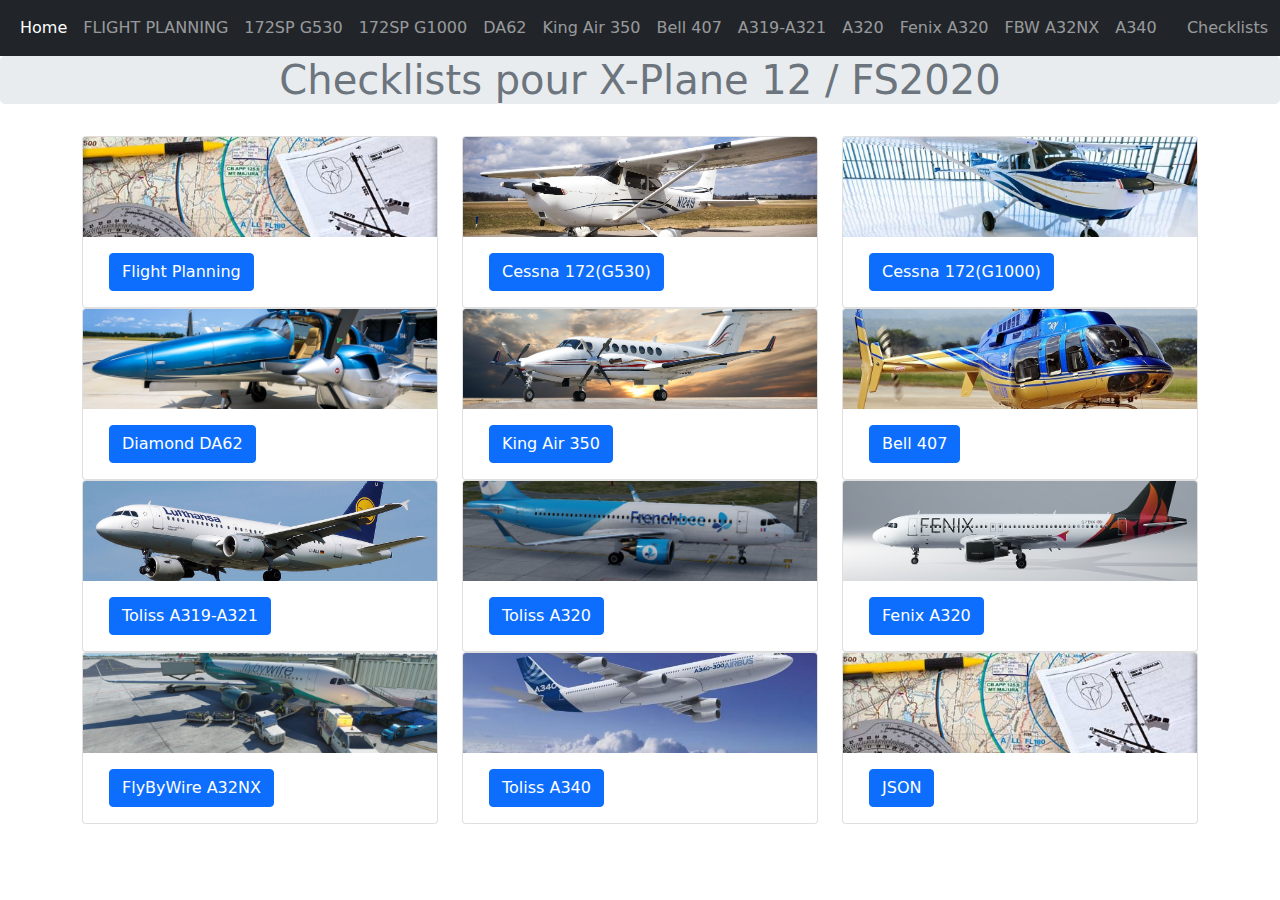
<file: index.html>
<!doctype html>
<html lang="en">
<head>
	<title>Checklists pour X-Plane 12 / FS2020</title>
	<meta charset="UTF-8">
	<meta name="Content-Type" content="UTF-8">
	<meta name="Content-Language" content="fr">
	<meta name="Author" content="Coussini">
	<meta name="Viewport" content="width=device-width, initial-scale=1">
    <meta http-equiv='cache-control' content='no-cache'> 
    <meta http-equiv='expires' content='0'> 
    <meta http-equiv='pragma' content='no-cache'>    
	<link rel="stylesheet" href="css/style.css">
	<link rel="stylesheet" href="css/bootstrap.min.css">
	<link rel="stylesheet" href="https://use.fontawesome.com/releases/v5.7.0/css/all.css">	
    <link rel="stylesheet" href="https://cdn.jsdelivr.net/npm/bootstrap-icons@1.7.2/font/bootstrap-icons.css">        
	<script src="js/bootstrap.bundle.min.js"></script>
	<script src="js/jquery.min.js"></script>
</head>
<body>
	<!--Navigation bar-->
	<div id="nav-placeholder">
	</div>
	<script>
		    $("#nav-placeholder").load("nav.html");
	</script>
	<!--end of Navigation bar-->
	<div class="jumbotron jumbotron-fluid">
		<div class="container">
			<h1 class="text-center text-muted">Checklists pour X-Plane 12 / FS2020</h1>
		</div>
	</div>
	<div class="container">
		<div class="row">
            <!-- begin on aircraft -->
            <div class="col-4">
                <div class="card">
                    <img src="images/flightplanning.jpg" class="card-img-top img-menu" alt="Flight Planning">
                    <div class="card-body">
                        <a href="flightplanning.html" class="btn btn-primary">Flight Planning</a>
                    </div>
                </div>
            </div>
            <!-- end on aircraft -->
			<!-- begin on aircraft -->
			<div class="col-4">
				<div class="card">
					<img src="images/cessna172.jpg" class="card-img-top img-menu" alt="Cessna 172 G530">
					<div class="card-body">
						<a href="cessna172.html" class="btn btn-primary">Cessna 172(G530)</a>
					</div>
				</div>
			</div>
			<!-- end on aircraft -->
			<!-- begin on aircraft -->
			<div class="col-4">
				<div class="card">
					<img src="images/cessna172g1000.jpg" class="card-img-top img-menu" alt="Cessna 172 G1000">
					<div class="card-body">
						<a href="cessna172g1000.html" class="btn btn-primary">Cessna 172(G1000)</a>
					</div>
				</div>
			</div>
			<!-- end on aircraft -->
			<!-- begin on aircraft -->
			<div class="col-4">
				<div class="card">
					<img src="images/diamondda62.jpeg" class="card-img-top img-menu" alt="DA62 Diamond">
					<div class="card-body">
						<a href="diamondda62.html" class="btn btn-primary">Diamond DA62</a>
					</div>
				</div>
			</div>
			<!-- end on aircraft -->
			<!-- begin on aircraft -->
			<div class="col-4">
				<div class="card">
					<img src="images/kingair350.jpg" class="card-img-top img-menu" alt="King Air 350">
					<div class="card-body">
						<a href="kingair350.html" class="btn btn-primary">King Air 350</a>
					</div>
				</div>
			</div>
			<!-- end on aircraft -->
			<!-- begin on aircraft -->
			<div class="col-4">
				<div class="card">
					<img src="images/bell407.jpg" class="card-img-top img-menu" alt="Bell 407">
					<div class="card-body">
						<a href="bell407.html" class="btn btn-primary">Bell 407</a>
					</div>
				</div>
			</div>
			<!-- end on aircraft -->
			<!-- begin on aircraft -->
			<div class="col-4">
				<div class="card">
					<img src="images/airbus319.jpg" class="card-img-top img-menu" alt="Airbus 319">
					<div class="card-body">
						<a href="airbus319.html" class="btn btn-primary">Toliss A319-A321</a>
					</div>
				</div>
			</div>
			<!-- end on aircraft -->
			<!-- begin on aircraft -->
			<div class="col-4">
				<div class="card">
					<img src="images/airbus320.jpg" class="card-img-top img-menu" alt="Airbus 320">
					<div class="card-body">
						<a href="airbus320.html" class="btn btn-primary">Toliss A320</a>
					</div>
				</div>
			</div>
			<!-- end on aircraft -->
            <!-- begin on aircraft -->
            <div class="col-4">
                <div class="card">
                    <img src="images/airbus320fenix.jpg" class="card-img-top img-menu" alt="Airbus 32 (Fenix)">
                    <div class="card-body">
                        <a href="fenixA320.html" class="btn btn-primary">Fenix A320</a>
                    </div>
                </div>
            </div>
            <!-- end on aircraft -->
            <!-- begin on aircraft -->
            <div class="col-4">
                <div class="card">
                    <img src="images/airbus320nx.jpg" class="card-img-top img-menu" alt="Airbus 32 NX">
                    <div class="card-body">
                        <a href="flyByWireA32NX.html" class="btn btn-primary">FlyByWire A32NX</a>
                    </div>
                </div>
            </div>
            <!-- end on aircraft -->
			<!-- begin on aircraft -->
			<div class="col-4">
				<div class="card">
					<img src="images/airbus340.jpg" class="card-img-top img-menu" alt="Airbus 340">
					<div class="card-body">
						<a href="airbus340.html" class="btn btn-primary">Toliss A340</a>
					</div>
				</div>
			</div>
			<!-- end on aircraft -->
			<!-- begin on aircraft -->
			<div class="col-4">
				<div class="card">
					<img src="images/flightplanning.jpg" class="card-img-top img-menu" alt="JSON">
					<div class="card-body">
						<a href="input-to-object.html" class="btn btn-primary">JSON</a>
					</div>
				</div>
			</div>
			<!-- end on aircraft -->
		</div>
	</div>
</body>
</html>
</file>
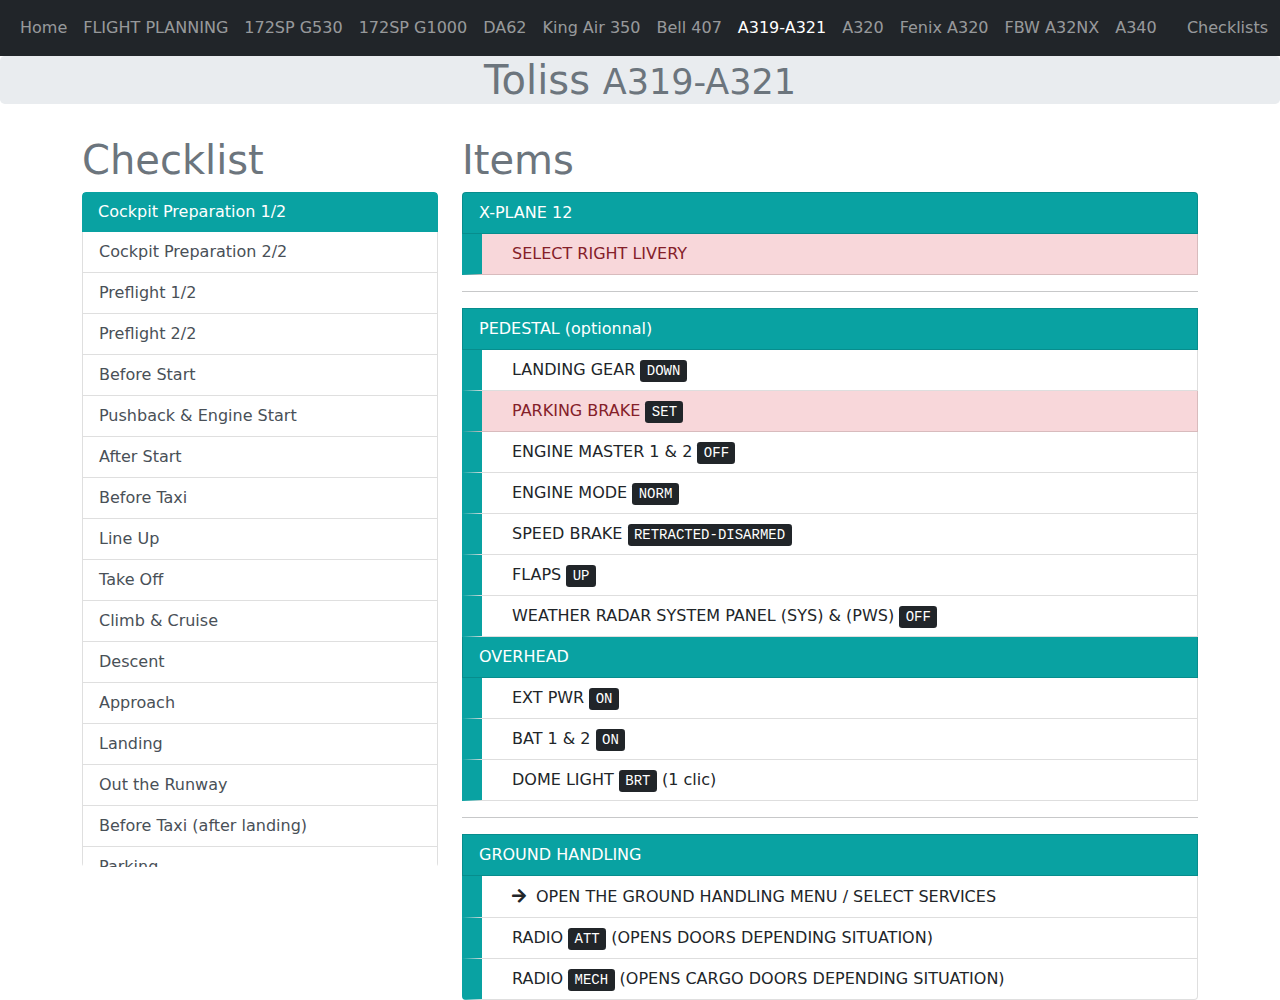
<file: airbus319.html>
<!doctype html>
<html lang="en">
<head>
    <title>Checklists pour X-Plane 12</title>
    <meta charset="UTF-8">
    <meta name="Content-Type" content="UTF-8">
    <meta name="Content-Language" content="fr">
    <meta name="Author" content="Coussini">
    <meta name="Viewport" content="width=device-width, initial-scale=1">
    <link rel="stylesheet" href="css/bootstrap.min.css">
    <link rel="stylesheet" href="https://use.fontawesome.com/releases/v5.7.0/css/all.css">  
    <link rel="stylesheet" href="https://cdn.jsdelivr.net/npm/bootstrap-icons@1.7.2/font/bootstrap-icons.css">        
    <link rel="stylesheet" href="css/style.css">
    <script src="js/bootstrap.bundle.min.js"></script>
    <script src="js/jquery.min.js"></script>
</head>
<body>
    <!--Navigation bar-->
    <div id="nav-placeholder">
    </div>
    <script>
        $("#nav-placeholder").load("nav.html");
    </script>
    <!--end of Navigation bar-->
    <div class="jumbotron jumbotron-fluid">
        <div class="container">
            <h1 class="text-center text-muted">Toliss <small>A319-A321</small></h1>
        </div>
    </div>
    <!--Copier le modèle vierge ici-->  
    <div class="container">
        <div class="row">
            <div class="col-4">
                <h1 class="text-muted">Checklist</h1>
                <div class="list-group defile" id="list-tab">
                    <a class="list-group-item list-group-item-action active" data-bs-toggle="list" href="#list-cockpit-prepar1">Cockpit Preparation 1/2</a>
                    <a class="list-group-item list-group-item-action" data-bs-toggle="list" href="#list-cockpit-prepar2">Cockpit Preparation 2/2</a>
                    <a class="list-group-item list-group-item-action" data-bs-toggle="list" href="#list-cockpit-preflight1">Preflight 1/2</a>
                    <a class="list-group-item list-group-item-action" data-bs-toggle="list" href="#list-cockpit-preflight2">Preflight 2/2</a>
                    <a class="list-group-item list-group-item-action" data-bs-toggle="list" href="#list-before-start">Before Start</a>
                    <a class="list-group-item list-group-item-action" data-bs-toggle="list" href="#list-pushback-engine-start">Pushback & Engine Start</a>
                    <a class="list-group-item list-group-item-action" data-bs-toggle="list" href="#list-after-start">After Start</a>
                    <a class="list-group-item list-group-item-action" data-bs-toggle="list" href="#list-before-taxi">Before Taxi</a>
                    <a class="list-group-item list-group-item-action" data-bs-toggle="list" href="#list-lineup">Line Up</a>
                    <a class="list-group-item list-group-item-action" data-bs-toggle="list" href="#list-take-off">Take Off</a>
                    <a class="list-group-item list-group-item-action" data-bs-toggle="list" href="#list-climb-cruise">Climb & Cruise</a>
                    <a class="list-group-item list-group-item-action" data-bs-toggle="list" href="#list-descent">Descent</a>
                    <a class="list-group-item list-group-item-action" data-bs-toggle="list" href="#list-approach">Approach</a>
                    <a class="list-group-item list-group-item-action" data-bs-toggle="list" href="#list-landing">Landing</a>
                    <a class="list-group-item list-group-item-action" data-bs-toggle="list" href="#list-out-the-runway">Out the Runway</a>
                    <a class="list-group-item list-group-item-action" data-bs-toggle="list" href="#list-before-taxi">Before Taxi (after landing)</a>
                    <a class="list-group-item list-group-item-action" data-bs-toggle="list" href="#list-parking">Parking</a>
                    <a class="list-group-item list-group-item-action" data-bs-toggle="list" href="#list-securing">Securing Aircraft</a>
                </div>
            </div>
            <div class="col-8">
                <h1 class="text-muted">Items</h1>
                <div class="tab-content" id="nav-tabContent">
                    <div class="tab-pane active show" id="list-cockpit-prepar1">
                        <ul class="list-group">
                            <li class="list-group-item titre-et-element-primaire">X-PLANE 12</li>
                            <li class="list-group-item element-primaire list-group-item-danger">SELECT RIGHT LIVERY</li>
                            <hr>
                            <li class="list-group-item titre-et-element-primaire">PEDESTAL (optionnal)</li>
                            <li class="list-group-item element-primaire">LANDING GEAR <kbd>DOWN</kbd></li>
                            <li class="list-group-item element-primaire list-group-item-danger">PARKING BRAKE <kbd>SET</kbd></li>
                            <li class="list-group-item element-primaire">ENGINE MASTER 1 & 2 <kbd>OFF</kbd></li>
                            <li class="list-group-item element-primaire">ENGINE MODE <kbd>NORM</kbd></li>
                            <li class="list-group-item element-primaire">SPEED BRAKE <kbd>RETRACTED-DISARMED</kbd></li>
                            <li class="list-group-item element-primaire">FLAPS <kbd>UP</kbd></li>
                            <li class="list-group-item element-primaire">WEATHER RADAR SYSTEM PANEL (SYS) & (PWS) <kbd>OFF</kbd></li>
                            <li class="list-group-item titre-et-element-primaire">OVERHEAD</li>
                            <li class="list-group-item element-primaire">EXT PWR <kbd>ON</kbd></li>
                            <li class="list-group-item element-primaire">BAT 1 & 2  <kbd>ON</kbd></li>
                            <li class="list-group-item element-primaire">DOME LIGHT <kbd>BRT</kbd> (1 clic)</li>
                            <hr>
                            <li class="list-group-item titre-et-element-primaire">GROUND HANDLING</li>
                            <li class="list-group-item element-primaire titre-sans-element-primaire">OPEN THE GROUND HANDLING MENU / SELECT SERVICES</li>
                            <li class="list-group-item element-primaire">RADIO <kbd>ATT</kbd> (OPENS DOORS DEPENDING SITUATION)</li>
                            <li class="list-group-item element-primaire">RADIO <kbd>MECH</kbd> (OPENS CARGO DOORS DEPENDING SITUATION)</li>
                        </ul>
                    </div>
                    <div class="tab-pane" id="list-cockpit-prepar2">
                        <ul class="list-group">
                            <li class="list-group-item titre-et-element-primaire">OVERHEAD LEFT (BOTTOM TO TOP)</li>
                            <li class="list-group-item element-primaire">CREW SUPPLY <kbd>OFF</kbd></li>
                            <li class="list-group-item element-primaire">GND CTL <kbd>ON</kbd></li>
                            <li class="list-group-item element-primaire">CVR TEST <kbd>HOLD</kbd></li>
                            <li class="list-group-item element-primaire list-group-item-danger">ADIRS DATA <kbd>STS</kbd></li>
                            <li class="list-group-item element-primaire list-group-item-danger">ADIRS SYS <kbd>1</kbd></li>
                            <li class="list-group-item element-primaire">IR1 & IR2 & IR3 <kbd>NAV</kbd></li>
                            <li class="list-group-item titre-et-element-primaire">OVERHEAD CENTER (BOTTOM TO TOP)</li>
                            <li class="list-group-item element-primaire element-lumiere">STROBE <kbd>AUTO</kbd></li>
                            <li class="list-group-item element-primaire element-lumiere">NAV & LOGO <kbd>1</kbd></li>
                            <li class="list-group-item element-primaire">NO SMOKING <kbd>AUTO</kbd></li>
                            <li class="list-group-item element-primaire">EMER EXIT LT <kbd>ARM</kbd> (1 clic)</li>
                            <li class="list-group-item element-primaire">ANN LT <kbd>TEST</kbd> (and after, 1 clic)</li>
                            <li class="list-group-item element-primaire">APU FIRE <kbd>TEST</kbd></li>
                            <li class="list-group-item titre-et-element-primaire">WEATHER RADAR SYSTEM PANEL</li>
                            <li class="list-group-item element-primaire">MULTISCAN <kbd>AUTO</kbd></li>
                            <li class="list-group-item element-primaire">GCS <kbd>AUTO</kbd></li>
                        </ul>
                    </div>
                    <div class="tab-pane" id="list-cockpit-preflight1">
                        <ul class="list-group">
                            <li class="list-group-item titre-et-element-primaire">INSERTING FLIGHT PLAN USING MCDU (FMC)</li>
                            <li class="list-group-item element-primaire">VIEWING MCDU <kbd>DATA</kbd><button type="button" class="btn btn-primary btn-sm" data-bs-toggle="modal" data-bs-target="#modal-enter-mcdu-data"><i class="fas fa-keyboard"></i></button></li>
                            <li class="list-group-item element-primaire">INSERTING MCDU <kbd>INIT</kbd> <kbd>A</kbd><button type="button" class="btn btn-primary btn-sm" data-bs-toggle="modal" data-bs-target="#modal-enter-mcdu-inita"><i class="fas fa-keyboard"></i></button></li>
                            <li class="list-group-item element-primaire">INSERTING MCDU <kbd>F-PLN</kbd> DEPARTURE<button type="button" class="btn btn-primary btn-sm" data-bs-toggle="modal" data-bs-target="#modal-enter-mcdu-fpln-departure"><i class="fas fa-keyboard"></i></button></li>
                            <li class="list-group-item element-primaire">INSERTING MCDU <kbd>F-PLN</kbd> WAYPOINTS<button type="button" class="btn btn-primary btn-sm" data-bs-toggle="modal" data-bs-target="#modal-enter-mcdu-fpln-waypoints"><i class="fas fa-keyboard"></i></button></li>
                            <li class="list-group-item element-primaire">INSERTING MCDU <kbd>F-PLN</kbd> AIRWAYS<button type="button" class="btn btn-primary btn-sm" data-bs-toggle="modal" data-bs-target="#modal-enter-mcdu-fpln-airways"><i class="fas fa-keyboard"></i></button></li>
                            <li class="list-group-item element-primaire">INSERTING MCDU <kbd>F-PLN</kbd> ARRIVAL<button type="button" class="btn btn-primary btn-sm" data-bs-toggle="modal" data-bs-target="#modal-enter-mcdu-fpln-arrival"><i class="fas fa-keyboard"></i></button> <span class="tresimportant">(BYPASS FOR ANY LONG TRIP)</span></li>
                            <li class="list-group-item element-primaire">INSERTING MCDU <kbd>F-PLN</kbd> VALIDATION<button type="button" class="btn btn-primary btn-sm" data-bs-toggle="modal" data-bs-target="#modal-enter-mcdu-fpln-validation"><i class="fas fa-keyboard"></i></button></li>
                            <li class="list-group-item element-primaire">INSERTING MCDU <kbd>SEC F-PLN</kbd> COPY PRIMARY F-PLN<button type="button" class="btn btn-primary btn-sm" data-bs-toggle="modal" data-bs-target="#modal-enter-mcdu-secfpln"><i class="fas fa-keyboard"></i></button></li>
                            <li class="list-group-item element-primaire">INSERTING MCDU <kbd>RAD NAV</kbd><button type="button" class="btn btn-primary btn-sm" data-bs-toggle="modal" data-bs-target="#modal-enter-mcdu-radnav"><i class="fas fa-keyboard"></i></button></li>
                            <li class="list-group-item element-primaire">INSERTING MCDU <kbd>INIT</kbd> <kbd>B</kbd><button type="button" class="btn btn-primary btn-sm" data-bs-toggle="modal" data-bs-target="#modal-enter-mcdu-initb"><i class="fas fa-keyboard"></i></button></li>
                            <li class="list-group-item element-primaire">INSERTING MCDU <kbd>PROG</kbd><button type="button" class="btn btn-primary btn-sm" data-bs-toggle="modal" data-bs-target="#modal-enter-mcdu-prog"><i class="fas fa-keyboard"></i></button></li>
                            <li class="list-group-item element-primaire">INSERTING MCDU <kbd>PERF</kbd><button type="button" class="btn btn-primary btn-sm" data-bs-toggle="modal" data-bs-target="#modal-enter-mcdu-perf"><i class="fas fa-keyboard"></i></button></li>
                            <hr>
                            <li class="list-group-item titre-et-element-primaire">MANAGING FLIGHT PLAN</li>
                            <li class="list-group-item element-primaire">SAVING AND LOADING FMS FLIGHT PLAN<button type="button" class="btn btn-primary btn-sm" data-bs-toggle="modal" data-bs-target="#modal-managing-flight-plan"><i class="fas fa-keyboard"></i></button></li>
                        </ul>
                    </div>
                    <div class="tab-pane" id="list-cockpit-preflight2">
                        <ul class="list-group">
                            <li class="list-group-item">SEAT BELTS <kbd>ON</kbd></li>
                            <li class="list-group-item">FUEL PUMPS (6) <kbd>ON</kbd></li>
                            <li class="list-group-item">APU MASTER SW <kbd>ON</kbd></li>
                            <li class="list-group-item"><i class="fas fa-circle-notch fa-spin"></i>&nbsp;&nbsp;("WAIT UNTIL FLAP OPEN (LOWER ECAM)")</li>
                            <li class="list-group-item">APU START <kbd>ON</kbd></li>
                            <li class="list-group-item"><i class="fas fa-circle-notch fa-spin"></i>&nbsp;&nbsp;("WAIT UNTIL APU AVAIL (UPPER ECAM)")</li>
                        </ul>
                    </div>
                    <div class="tab-pane" id="list-before-start">
                        <ul class="list-group">
                            <li class="list-group-item titre-sans-element-primaire">IN AVITAB, SEARCH FOR THE DEPARTURE AIRPORT ATIS FREQ</li>
                            <li class="list-group-item">ATIS FREQ ON RADIO  <kbd>SET</kbd></li>
                            <li class="list-group-item">BARO DEPARTURE <kbd>SET</kbd></li>
                            <li class="list-group-item">VHF1 BUTTON <kbd>OFF</kbd> (NO WHITE)</li>
                            <li class="list-group-item">ALTITUDE <kbd>SET</kbd></li>
                            <li class="list-group-item">FCU CSTR <kbd>ON</kbd></li>
                            <li class="list-group-item">FCU MODE SELECT <kbd>ARC</kbd></li>
                            <li class="list-group-item">FCU ZOOM SELECT <kbd>20</kbd></li>
                            <hr>
                            <li class="list-group-item titre-et-element-primaire">DOORS & GROUND HANDLING</li>
                            <li class="list-group-item element-primaire">RADIO <kbd>ATT</kbd> (CLOSE DOORS DEPENDING SITUATION)</li>
                            <li class="list-group-item element-primaire">RADIO <kbd>MECH</kbd> (CLOSE CARGO DOORS DEPENDING SITUATION)</li>
                            <li class="list-group-item element-primaire titre-sans-element-primaire">OPEN THE GROUND HANDLING MENU / CONTROL / HIDE ALL</li>
                            <li class="list-group-item element-primaire">RADIO <kbd>ATT</kbd> (ARM DOORS AND XCHECK)</li>
                        </ul>
                    </div>
                    <div class="tab-pane" id="list-pushback-engine-start">
                        <ul class="list-group">
                            <li class="list-group-item titre-et-element-primaire">BEFORE PUSHBACK</li>
                            <li class="list-group-item element-primaire element-lumiere">BEACON <kbd>ON</kbd></li>
                            <li class="list-group-item element-primaire">APU BLEED <kbd>ON</kbd></li>
                            <li class="list-group-item element-primaire">EXT PWR <kbd>OFF</kbd></li>
                            <li class="list-group-item element-primaire">RADIO <kbd>MECH</kbd> EXT PWR <kbd>OFF</kbd></li>
                            <li class="list-group-item element-primaire">RADIO <kbd>MECH</kbd> CHOCKS <kbd>REMOVE</kbd></li>
                            <li class="list-group-item titre-et-element-primaire">ATC TCAS PANEL</li>
                            <li class="list-group-item element-primaire">TRANSPONDER <kbd>ON</kbd></li>
                            <li class="list-group-item element-primaire">TCAS MODE SELECTOR <kbd>TA ONLY</kbd></li>
                            <hr>
                            <li class="list-group-item titre-et-element-primaire">PUSHBACK</li>
                            <li class="list-group-item element-primaire">PARKING BRAKE <kbd>OFF</kbd></li>
                            <li class="list-group-item element-primaire">RADIO <kbd>MECH</kbd> (PUSHBACK 50)</li>
                            <li class="list-group-item element-primaire">PARKING BRAKE <kbd>ON</kbd></li>
                            <hr>
                            <li class="list-group-item titre-et-element-primaire">ENGINE START</li>
                            <li class="list-group-item element-primaire">ENGINE MODE <kbd>START</kbd></li>
                            <li class="list-group-item element-primaire list-group-item-danger">ENGINE 1 <kbd>START</kbd></li>
                            <li class="list-group-item element-primaire"><i class="fas fa-circle-notch fa-spin"></i>&nbsp;&nbsp;("WAIT UNTIL ENGINE 1 N1 AVAILABLE ")</li>
                            <li class="list-group-item element-primaire list-group-item-danger">ENGINE 2 <kbd>START</kbd></li>
                            <li class="list-group-item element-primaire"><i class="fas fa-circle-notch fa-spin"></i>&nbsp;&nbsp;("WAIT UNTIL ENGINE 2 N1 AVAILABLE ")</li>
                        </ul>
                    </div>
                    <div class="tab-pane" id="list-after-start">
                        <ul class="list-group">
                            <li class="list-group-item">ENGINE MODE <kbd>NORM</kbd></li>
                            <li class="list-group-item">SPEED BRAKE <kbd>ARM</kbd></li>
                            <li class="list-group-item">FLAPS <kbd>SET FOR TAKOFF</kbd></li>
                            <li class="list-group-item">APU BLEED <kbd>OFF</kbd></li>
                            <li class="list-group-item">APU MASTER SW <kbd>OFF</kbd></li>
                            <hr>
                            <li class="list-group-item titre-et-element-primaire">ECAM F/CTL MENU</li>
                            <li class="list-group-item element-primaire">FLIGHT CONTROL <kbd>CHECK</kbd></li>
                            <hr>
                            <li class="list-group-item">AUTO/BRK <kbd>MAX</kbd></li>
                            <li class="list-group-item">T.O CONFIG <kbd>PUSH</kbd></li>
                            <hr>
                            <li class="list-group-item titre-et-element-primaire">WEATHER RADAR SYSTEM PANEL</li>
                            <li class="list-group-item element-primaire">RADAR SYS <kbd>1</kbd></li>
                            <li class="list-group-item element-primaire">PWS (Predictive WindShear)<kbd>AUTO</kbd></li>
                            <li class="list-group-item titre-et-element-primaire">ATC TCAS PANEL</li>
                            <li class="list-group-item element-primaire list-group-item-danger">TCAS MODE SELECTOR <kbd>TA/RA</kbd></li>
                            <li class="list-group-item element-primaire">TCAS TRAFIC SELECTOR <kbd>ABV</kbd></li>
                            <hr>
                            <li class="list-group-item">CALL FWD (OVERHEAD) <kbd>PUSH</kbd> (CLEAR CONFIGURATION STATUS ECAM)</li>
                        </ul>
                    </div>
                    <div class="tab-pane" id="list-before-taxi">
                        <ul class="list-group">
                            <li class="list-group-item element-lumiere">RWY TURN OFF <kbd>ON</kbd></li>
                            <li class="list-group-item element-lumiere">NOSE LIGHT <kbd>TAXI</kbd></li>
                            <li class="list-group-item titre-sans-element-primaire">CALL FOLOW ME CAR</li>
                            <li class="list-group-item titre-sans-element-primaire">TAXING RUNWAY <kbd>20 KNOTS</kbd></li>
                        </ul>
                    </div>
                    <div class="tab-pane" id="list-lineup">
                        <ul class="list-group">
                            <li class="list-group-item element-lumiere">LAND <kbd>ON</kbd></li>
                            <li class="list-group-item element-lumiere">NOSE LIGHT<kbd>T.O.</kbd></li>
                        </ul>
                    </div>
                    <div class="tab-pane" id="list-take-off">
                        <ul class="list-group">
                            <li class="list-group-item list-group-item-danger">PARKING BRAKE <kbd>SET</kbd></li>
                            <li class="list-group-item">CHRONO <kbd>START</kbd></li>
                            <li class="list-group-item">THROTTLE N1 <kbd>50%</kbd></li>
                            <li class="list-group-item">PARKING BRAKE <kbd>RELEASE</kbd></li>
                            <li class="list-group-item">THROTTLE N1 <kbd>FLEX/TOGA</kbd></li>
                            <li class="list-group-item titre-sans-element-primaire important">JOYSTICK DOWN UNTIL 80KTS; NEUTRAL AT 100KTS</li>8
                            <hr>
                            <li class="list-group-item titre-et-element-primaire">VR - POSITIVE RATE</li>
                            <li class="list-group-item element-primaire">LANDING GEAR <kbd>UP</kbd></li>
                            <li class="list-group-item element-primaire">SPEED BRAKE <kbd>DISARMED</kbd></li>
                            <li class="list-group-item titre-et-element-primaire">FOLLOW FLIGHT DIRECTOR</li>
                            <li class="list-group-item element-primaire">PFD "LVR CLB" <kbd>THROTTLE LEVERS CLB</kbd></li>
                            <li class="list-group-item element-primaire"><kbd class="pfd-airspeed">-F</kbd> FLAPS <kbd>UP</kbd></li>
                            <li class="list-group-item element-primaire"><kbd class="pfd-airspeed">-S</kbd> FLAPS <kbd>RETRACT</kbd></li>
                            <hr>
                            <li class="list-group-item">FCU AP1 <kbd>ON</kbd></li>
                            <li class="list-group-item">ECAM CRUISE (TAT) -> 10°C (CLOUDY) <kbd>ENG ICE ON</kbd></li>
                            <li class="list-group-item element-lumiere">RWY TURN OFF <kbd>OFF</kbd></li>
                            <li class="list-group-item element-lumiere">NOSE LIGHT <kbd>OFF</kbd></li>
                        </ul>
                    </div>
                    <div class="tab-pane" id="list-climb-cruise">
                        <ul class="list-group">
                            <li class="list-group-item titre-et-element-primaire">GENERAL RULES (PASSING 10000 FT)</li>
                            <li class="list-group-item element-primaire element-lumiere">LAND <kbd>OFF</kbd> (1 clic)</li>
                            <li class="list-group-item element-primaire">SEAT BELTS <kbd>OFF</kbd></li>
                            <li class="list-group-item titre-et-element-primaire">QNH FLASHING (PASSING TRANSITION ALT)</li>
                            <li class="list-group-item element-primaire">BARO <kbd>PULL</kbd> TO STD (one dot)</li>
                            <li class="list-group-item titre-et-element-primaire">CRUISING</li>
                            <li class="list-group-item element-primaire list-group-item-danger">TCAS TRAFIC SELECTOR <kbd>N</kbd> (Neutral)</li>
                            <hr>
                            <li class="list-group-item titre-et-element-primaire">60 NM before T/D</li>
                            <li class="list-group-item element-primaire list-group-item-danger">CRUISE PAGE <kbd>PROG</kbd><button type="button" class="btn btn-primary btn-sm" data-bs-toggle="modal" data-bs-target="#modal-enter-mcdu-prog"><i class="fas fa-keyboard"></i></button></li>
                            <li class="list-group-item element-primaire titre-sans-element-primaire">IN AVITAB, SEARCH FOR THE ARRIVAL AIRPORT ATIS FREQ</li>
                            <li class="list-group-item element-primaire titre-sans-element-primaire">IF ATIS NOT AVAILABLE, USE AVITAB WEATHER DATA</li>
                            <li class="list-group-item element-primaire">CHECK & REVIEW <kbd>APPROACH CHARTS</kbd></li>
                            <li class="list-group-item element-primaire">INSERTING MCDU (APPR PAGE) <kbd>PERF</kbd><button type="button" class="btn btn-primary btn-sm" data-bs-toggle="modal" data-bs-target="#modal-enter-mcdu-perf"><i class="fas fa-keyboard"></i></button></li>
                            <li class="list-group-item element-primaire list-group-item-danger">ALTITUDE ARRIVAL <kbd>SET</kbd></li>
                        </ul>
                    </div>
                    <div class="tab-pane" id="list-descent">
                        <ul class="list-group">
                            <li class="list-group-item titre-et-element-primaire">AT 5 NM FROM "T/D"</li>
                            <li class="list-group-item element-primaire">ALTITUDE BUTTON <kbd>PUSH</kbd> (One Dot)</li>
                            <li class="list-group-item element-primaire list-group-item-danger">TCAS TRAFIC SELECTOR <kbd>BLW</kbd></li>
                            <hr>
                            <li class="list-group-item titre-et-element-primaire">GENERAL RULES (PASSING 10000 FT)</li>
                            <li class="list-group-item element-primaire element-lumiere">LAND <kbd>ON</kbd> (3 clic)</li>
                            <li class="list-group-item element-primaire">SEAT BELTS <kbd>ON</kbd></li>
                            <li class="list-group-item element-primaire">AUTO/BRAKE <kbd>LOW or MED</kbd></li>
                            <li class="list-group-item element-primaire">FCU "LS" <kbd>ON</kbd> (AS REQUIRED)</li>
                            <hr>
                            <li class="list-group-item titre-et-element-primaire">STD FLASHING (PASSING TRANSITION ALT)</li>
                            <li class="list-group-item element-primaire">BARO <kbd>PUSH</kbd> TO SET (One Dot)</li>
                            <li class="list-group-item element-primaire titre-sans-element-primaire">IF ATIS NOT AVAILABLE, USE AVITAB WEATHER DATA</li>
                            <li class="list-group-item element-primaire">BARO ARRIVAL <kbd>SET</kbd></li>
                            <hr>

                        </ul>
                    </div>
                    <div class="tab-pane" id="list-approach">
                        <ul class="list-group">
                            <li class="list-group-item titre-et-element-primaire">AFTER DECEL WAYPOINT</li>
                            <li class="list-group-item element-primaire">SPEED BRAKE <kbd>SET</kbd> (IF FASTER THAN 230 KNOTS)</li>
                            <hr>
                            <li class="list-group-item titre-et-element-primaire">GREEN DOT (PFD)</li>
                            <li class="list-group-item element-primaire">FLAPS <kbd>1</kbd></li>
                            <li class="list-group-item titre-et-element-primaire">RUNWAY IN LINE</li>
                            <li class="list-group-item element-primaire">FCU APPR <kbd>ON</kbd></li>
                            <li class="list-group-item element-primaire">FCU AP2 <kbd>ON</kbd></li>
                            <li class="list-group-item titre-et-element-primaire">S-SPEED (PFD)</li>
                            <li class="list-group-item element-primaire">FLAPS <kbd>2</kbd></li>
                            <li class="list-group-item element-primaire">LANDING GEAR <kbd>DOWN</kbd></li>
                            <li class="list-group-item element-primaire">SPEED BRAKE <kbd>ARMED</kbd></li>
                            <li class="list-group-item element-primaire element-lumiere">RWY TURN OFF <kbd>ON</kbd></li>
                            <li class="list-group-item element-primaire element-lumiere">NOSE LIGHT <kbd>T.O</kbd></li>
                            <li class="list-group-item titre-et-element-primaire">F-SPEED (PFD)</li>
                            <li class="list-group-item element-primaire">FLAPS <kbd>3</kbd></li>
                            <li class="list-group-item element-primaire">FLAPS <kbd>FULL</kbd></li>
                        </ul>
                    </div>
                    <div class="tab-pane" id="list-landing">
                        <ul class="list-group">
                            <li class="list-group-item titre-et-element-primaire">PASSING 400 FEET</li>
                            <li class="list-group-item element-primaire">AUTOPILOT <kbd>DISCONNECT</kbd></li>
                            <hr>
                            <li class="list-group-item titre-et-element-primaire">"RETARD RETARD"</li>
                            <li class="list-group-item element-primaire">THROTTLE LEVERS <kbd>IDLE</kbd></li>
                            <li class="list-group-item element-primaire">REVERSE <kbd>FULL</kbd></li>
                            <li class="list-group-item element-primaire">BRAKES <kbd>AS REQUIRED</kbd></li>
                            <hr>
                            <li class="list-group-item titre-et-element-primaire">"AT 70 KTS"</li>
                            <li class="list-group-item element-primaire">REVERSE <kbd>IDLE</kbd></li>
                        </ul>
                    </div>
                    <div class="tab-pane" id="list-out-the-runway">
                        <ul class="list-group">
                            <li class="list-group-item titre-et-element-primaire">WEATHER RADAR SYSTEM PANEL</li>
                            <li class="list-group-item element-primaire">MULTISCAN <kbd>MAN</kbd></li>
                            <li class="list-group-item element-primaire">GCS <kbd>OFF</kbd></li>
                            <li class="list-group-item element-primaire">RADAR SYS <kbd>OFF</kbd></li>
                            <li class="list-group-item element-primaire">PWS (Predictive WindShear)<kbd>OFF</kbd></li>
                            <li class="list-group-item titre-et-element-primaire">ATC TCAS PANEL</li>
                            <li class="list-group-item element-primaire">TCAS MODE SELECTOR <kbd>TA ONLY</kbd></li>
                            <li class="list-group-item element-primaire">TCAS TRAFIC SELECTOR <kbd>N</kbd></li>
                            <hr>
                            <li class="list-group-item">SPEED BRAKE <kbd>DISARMED</kbd></li>
                            <li class="list-group-item">FLAPS <kbd>UP</kbd></li>
                            <li class="list-group-item element-lumiere">STROBE <kbd>OFF</kbd></li>
                            <li class="list-group-item element-lumiere">LAND <kbd>OFF</kbd></li>
                            <li class="list-group-item list-group-item-danger">APU MASTER SW <kbd>ON</kbd></li>
                            <li class="list-group-item list-group-item-danger"><i class="fas fa-circle-notch fa-spin"></i>&nbsp;&nbsp;("WAIT UNTIL FLAP OPEN (LOWER ECAM)")</li>
                            <li class="list-group-item list-group-item-danger">APU START <kbd>ON</kbd></li>
                            <li class="list-group-item list-group-item-danger"><i class="fas fa-circle-notch fa-spin"></i>&nbsp;&nbsp;("WAIT UNTIL APU AVAIL (UPPER ECAM)")</li>                                
                        </ul>
                    </div>
                    <div class="tab-pane" id="list-parking">
                        <ul class="list-group">
                            <li class="list-group-item list-group-item-danger">PARKING BRAKE <kbd>SET</kbd></li>
                            <li class="list-group-item">RADIO <kbd>MECH</kbd> CHOCKS <kbd>ADD</kbd></li>
                            <li class="list-group-item">RADIO <kbd>MECH</kbd> EXT PWR <kbd>ADD</kbd></li>
                            <hr>
                            <li class="list-group-item">EXT PWR <kbd>ON</kbd></li>
                            <li class="list-group-item">APU BLEED <kbd>ON</kbd></li>
                            <li class="list-group-item">ENGINE 1 <kbd>OFF</kbd></li>
                            <li class="list-group-item">ENGINE 2 <kbd>OFF</kbd></li>
                            <hr>
                            <li class="list-group-item titre-et-element-primaire">ATC TCAS PANEL</li>
                            <li class="list-group-item element-primaire">TRANSPONDER <kbd>AUTO</kbd></li>
                            <li class="list-group-item element-primaire">TCAS MODE SELECTOR <kbd>STBY</kbd></li>
                            <li class="list-group-item titre-et-element-primaire">OVERHEAD</li>
                            <li class="list-group-item element-primaire element-lumiere">BEACON <kbd>OFF</kbd></li>
                            <li class="list-group-item element-primaire element-lumiere">RWY TURN OFF <kbd>OFF</kbd></li>
                            <li class="list-group-item element-primaire element-lumiere">NOSE LIGHT <kbd>OFF</kbd></li>
                            <li class="list-group-item element-primaire">SEAT BELTS <kbd>OFF</kbd></li>
                            <li class="list-group-item element-primaire">FUEL PUMPS (6) <kbd>OFF</kbd></li>
                            <hr>
                            <li class="list-group-item titre-et-element-primaire">GROUND HANDLING</li>
                            <li class="list-group-item element-primaire titre-sans-element-primaire">OPEN THE GROUND HANDLING MENU / SELECT SERVICES</li>
                            <li class="list-group-item element-primaire">RADIO <kbd>ATT</kbd> (OPENS DOORS DEPENDING SITUATION)</li>
                            <li class="list-group-item element-primaire">RADIO <kbd>MECH</kbd> (OPENS CARGO DOORS DEPENDING SITUATION)</li>
                        </ul>
                    </div>
                    <div class="tab-pane" id="list-securing">
                        <ul class="list-group">
                            <li class="list-group-item">ADIRS DATA <kbd>TEST</kbd></li>
                            <li class="list-group-item">ADIRS SYS <kbd>OFF</kbd></li>
                            <li class="list-group-item">IR1 & IR2 & IR3 <kbd>OFF</kbd></li>
                            <li class="list-group-item element-lumiere">NAV & LOGO <kbd>OFF</kbd></li>
                            <li class="list-group-item">NO SMOKING <kbd>OFF</kbd></li>
                            <li class="list-group-item">EMER EXIT LT <kbd>OFF</kbd></li>
                            <hr>
                            <li class="list-group-item titre-et-element-primaire"> WHEN PASSENGERS ARE GONES</li>
                            <li class="list-group-item element-primaire">APU BLEED <kbd>OFF</kbd></li>
                            <li class="list-group-item element-primaire">APU MASTER SW <kbd>OFF</kbd></li>
                            <li class="list-group-item element-primaire">APU START <kbd>OFF</kbd></li>
                            <li class="list-group-item element-primaire">BATTERY 1 & 2 <kbd>OFF</kbd></li>
                            <li class="list-group-item element-primaire">EXTERIOR POWER <kbd>OFF</kbd></li>
                        </ul>
                    </div>
                </div>
            </div>
        </div>    
    </div>    
    <!--    modal insert MCDU (DATA) data -->                       
    <div class="modal" id="modal-enter-mcdu-data" tabindex="-1">
        <div class="modal-dialog modal-dialog-centered modal-dialog-scrollable modal-lg">
            <div class="modal-content">
                <div class="modal-header">
                    <h5 class="modal-title">VIEWING MCDU (DATA)</h5>
                </div>
                <div class="modal-body">
                    <ul class="list-group">
                        <li class="list-group-item titre-et-element-primaire">VALIDATION DU TYPE DE MOTEUR ET DE L'AIRAC</li>
                        <li class="list-group-item">Cliquez sur le bouton <kbd>DATA</kbd></li>
                        <li class="list-group-item">Cliquez sur le bouton à gauche de A/C STATUS</li>
                    </ul>
                </div>
                <div class="modal-footer">
                    <button type="button" class="btn btn-secondary" data-bs-dismiss="modal">Close</button>
                </div>
            </div>
        </div>
    </div>
    <!--    modal insert MCDU (INIT A) data -->                     
    <div class="modal" id="modal-enter-mcdu-inita" tabindex="-1">
        <div class="modal-dialog modal-dialog-centered modal-dialog-scrollable modal-lg">
            <div class="modal-content">
                <div class="modal-header">
                    <h5 class="modal-title">INSERTING MCDU (INIT) A</h5>
                </div>
                <div class="modal-body">
                    <ul class="list-group">
                        <li class="list-group-item titre-et-element-primaire">IMPORTATION DU PLAN DE VOL DE SIMBRIEF VIA LE MDCU</li>
                        <li class="list-group-item">Cliquez sur le bouton <kbd>INIT</kbd> <kbd>A</kbd></li>
                        <li class="list-group-item">Cliquez sur le bouton à droite de INIT REQUEST*</li>
                        <li class="list-group-item"><i class="fas fa-circle-notch fa-spin"></i>&nbsp;&nbsp;("WAIT UNTIL F-PLN DATALINK IN PROG")</li>
                        <li class="list-group-item"><i class="fas fa-circle-notch fa-spin"></i>&nbsp;&nbsp;("WAIT UNTIL AOC ACT F-PLN UPLINK")</li>
                        <li class="list-group-item"><i class="fas fa-circle-notch fa-spin"></i>&nbsp;&nbsp;("WAIT UNTIL PERF DATA UPLINK")</li>
                        <li class="list-group-item titre-et-element-primaire">SEULEMENT POUR A321</li>
                        <li class="list-group-item list-group-item-danger">RADIO <kbd>MECH</kbd> CHOCKS <kbd>ADD</kbd></li>
                        <li class="list-group-item titre-et-element-primaire">INITIALISER LES IRS</li>
                        <li class="list-group-item">Cliquez sur le bouton à droite de ALIGN IRS</li>
                        <li class="list-group-item titre-et-element-primaire">REQUEST WIND</li>
                        <li class="list-group-item">Cliquez sur le bouton à droite de WIND</li>
                        <li class="list-group-item">Cliquez sur le bouton à droite de WIND REQUEST*</li>
                        <li class="list-group-item"><i class="fas fa-circle-notch fa-spin"></i>&nbsp;&nbsp;("WAIT UNTIL WIND DATA UPLINK")</li>
                    </ul>
                </div>
                <div class="modal-footer">
                    <button type="button" class="btn btn-secondary" data-bs-dismiss="modal">Close</button>
                </div>
            </div>
        </div>
    </div>
    <!--    modal insert MCDU (F-PLN) DEPARTURE data -->                        
    <div class="modal" id="modal-enter-mcdu-fpln-departure" tabindex="-1">
        <div class="modal-dialog modal-dialog-centered modal-dialog-scrollable modal-lg">
            <div class="modal-content">
                <div class="modal-header">
                    <h5 class="modal-title">INSERTING MCDU (F-PLN) DEPARTURE</h5>
                </div>
                <div class="modal-body">
                    <ul class="list-group">
                        <li class="list-group-item list-group-item-danger">L'utilisation de la touche <kbd><i class="fas fa-long-arrow-alt-up"></i></kbd> ou <kbd><i class="fas fa-long-arrow-alt-down"></i></kbd> permet la sélection d'élément d'une liste</li>
                        <hr>
                        <li class="list-group-item">Cliquez sur le bouton <kbd>F-PLN</kbd></li>
                        <li class="list-group-item"><code>EXEMPLE DE ROUTE: LFRS/03 LUGE3N LUGEN UM616 TUPAR UM184 CNA UN863 SECHE SECH6T LFBO/32L</code></li>
                        <hr>
                        <li class="list-group-item">cliquez sur le bouton à gauche de LFRS (Pour accéder aux données de départ)</li>
                        <li class="list-group-item">cliquez sur le bouton à gauche de DEPARTURE (Pour accéder aux informations de départ)</li>
                        <li class="list-group-item">Sélectionnez la piste 03 dans la liste des RWY puis cliquez sur le bouton à sa gauche</li>
                        <li class="list-group-item">Sélectionnez LUGE3N dans la liste des SIDS puis cliquez sur le bouton à sa gauche (cliquez NO SID si pas de SID)</li>
                        <li class="list-group-item">cliquez sur le bouton à droite de NONE (aucune transition, sinon choisir une transition)</li>
                        <li class="list-group-item">cliquez sur le bouton à gauche de F-PLN (pour insérer les informations dans un mode temporaire)</li>
                        <li class="list-group-item">cliquez sur le bouton à droite de TMPY INSERT* (pour insérer les informations dans le MCDU)</li>
                    </ul>
                </div>
                <div class="modal-footer">
                    <button type="button" class="btn btn-secondary" data-bs-dismiss="modal">Close</button>
                </div>
            </div>
        </div>
    </div>
    <!--    modal insert MCDU (F-PLN) WAYPOINTS data -->                        
    <div class="modal" id="modal-enter-mcdu-fpln-waypoints" tabindex="-1">
        <div class="modal-dialog modal-dialog-centered modal-dialog-scrollable modal-lg">
            <div class="modal-content">
                <div class="modal-header">
                    <h5 class="modal-title">INSERTING MCDU (F-PLN) WAYPOINTS</h5>
                </div>
                <div class="modal-body">
                    <ul class="list-group">
                        <li class="list-group-item list-group-item-danger">L'utilisation de la touche <kbd><i class="fas fa-long-arrow-alt-up"></i></kbd> ou <kbd><i class="fas fa-long-arrow-alt-down"></i></kbd> permet la sélection d'élément d'une liste</li>
                        <hr>
                        <li class="list-group-item"><code>EXEMPLE DE ROUTE: CYUL/24L DCT BOBKI DCT MELTI DCT TORNI RAGID3 CYYZ/23</code></li>
                        <hr>
                        <li class="list-group-item">Cliquez sur le bouton <kbd>AIR PORT</kbd> (pour accéder au bas du plan de vol)</li>
                        <li class="list-group-item">Tapez BOBKI</li>
                        <li class="list-group-item">cliquez sur le bouton à gauche de F-PLN DISCONTINUITY (Pour insérer des waypoints)</li>
                        <li class="list-group-item">Tapez MELTI</li>
                        <li class="list-group-item">cliquez sur le bouton à gauche de F-PLN DISCONTINUITY (Pour insérer des waypoints)</li>
                        <li class="list-group-item">cliquez sur le bouton à droite de INSERT* (pour insérer les informations dans le MCDU)</li>
                        <li class="list-group-item list-group-item-danger">N.B: Il est bon de sauvegarder à tous les deux insertions</li>
                        <li class="list-group-item">Tapez TORNI</li>
                        <li class="list-group-item">cliquez sur le bouton à gauche de F-PLN DISCONTINUITY (Pour insérer des waypoints)</li>
                        <li class="list-group-item">cliquez sur le bouton à droite de INSERT* (pour insérer les informations dans le MCDU)</li>
                        <hr>
                        <li class="list-group-item titre-et-element-primaire">POUR ENLEVER UN WAYPOINT OU UN ITEM</li>
                        <li class="list-group-item">Appuyez sur le bouton <kbd>CLR</kbd></li>
                        <li class="list-group-item">Ensuite on utilise le bouton à gauche ou à droite d'un waypoint ou d'item pour sa destruction</li>
                    </ul>
                </div>
                <div class="modal-footer">
                    <button type="button" class="btn btn-secondary" data-bs-dismiss="modal">Close</button>
                </div>
            </div>
        </div>
    </div>
    <!--    modal insert MCDU (F-PLN) AIRWAYS data -->                      
    <div class="modal" id="modal-enter-mcdu-fpln-airways" tabindex="-1">
        <div class="modal-dialog modal-dialog-centered modal-dialog-scrollable modal-lg">
            <div class="modal-content">
                <div class="modal-header">
                    <h5 class="modal-title">INSERTING MCDU (F-PLN) AIRWAYS</h5>
                </div>
                <div class="modal-body">
                    <ul class="list-group">
                        <li class="list-group-item list-group-item-danger">L'utilisation de la touche <kbd><i class="fas fa-long-arrow-alt-up"></i></kbd> ou <kbd><i class="fas fa-long-arrow-alt-down"></i></kbd> permet la sélection d'élément d'une liste</li>
                        <hr>
                        <li class="list-group-item"><code>EXEMPLE DE ROUTE: LFRS/03 LUGE3N LUGEN UM616 TUPAR UM184 CNA UN863 SECHE SECH6T LFBO/32L</code></li>
                        <hr>
                        <li class="list-group-item">Cliquez sur le bouton <kbd>AIR PORT</kbd> (pour accéder au bas du plan de vol)</li>
                        <li class="list-group-item">cliquez sur le bouton à gauche de LUGEN (Pour insérer des airways)</li>
                        <li class="list-group-item">Cliquez sur le bouton à droite de AIRWAYS</li>
                        <li class="list-group-item">Tapez UM616 et cliquez sur le bouton à gauche de VIA</li>
                        <li class="list-group-item">Tapez TUPAR et cliquez sur le bouton à droite de TO</li>
                        <li class="list-group-item">Tapez UM184 et cliquez sur le bouton à gauche de VIA</li>
                        <li class="list-group-item">Tapez CNA et cliquez sur le bouton à droite de TO</li>
                        <li class="list-group-item">Tapez UN863 et cliquez sur le bouton à gauche de VIA</li>
                        <li class="list-group-item">Tapez SECHE et cliquez sur le bouton à droite de TO</li>
                        <li class="list-group-item">cliquez sur le bouton à droite de TMPY INSERT* (pour insérer les informations dans le MCDU)</li>
                        <hr>
                        <li class="list-group-item titre-et-element-primaire">POUR ENLEVER UN AIRWAYS OU UN ITEM</li>
                        <li class="list-group-item">Appuyez sur le bouton <kbd>CLR</kbd></li>
                        <li class="list-group-item">Ensuite on utilise le bouton à gauche ou à droite d'un airway ou d'item pour sa destruction</li>
                    </ul>
                </div>
                <div class="modal-footer">
                    <button type="button" class="btn btn-secondary" data-bs-dismiss="modal">Close</button>
                </div>
            </div>
        </div>
    </div>
    <!--    modal insert MCDU (F-PLN) ARRIVAL data -->                      
    <div class="modal" id="modal-enter-mcdu-fpln-arrival" tabindex="-1">
        <div class="modal-dialog modal-dialog-centered modal-dialog-scrollable modal-lg">
            <div class="modal-content">
                <div class="modal-header">
                    <h5 class="modal-title">INSERTING MCDU (F-PLN) ARRIVAL</h5>
                </div>
                <div class="modal-body">
                    <ul class="list-group">
                        <li class="list-group-item list-group-item-danger">L'utilisation de la touche <kbd><i class="fas fa-long-arrow-alt-up"></i></kbd> ou <kbd><i class="fas fa-long-arrow-alt-down"></i></kbd> permet la sélection d'élément d'une liste</li>
                        <hr>
                        <li class="list-group-item"><code>EXEMPLE DE ROUTE: LFRS/03 LUGE3N LUGEN UM616 TUPAR UM184 CNA UN863 SECHE SECH6T LFBO/32L</code></li>
                        <hr>
                        <li class="list-group-item">Cliquez sur le bouton <kbd>AIR PORT</kbd> (pour accéder au bas du plan de vol)</li>
                        <li class="list-group-item">cliquez sur le bouton à gauche de LFBO (Pour accéder aux données de d'arrivée)</li>
                        <li class="list-group-item">cliquez sur le bouton à droite de ARRIVAL (Pour accéder aux informations de d'arrivée)</li>
                        <li class="list-group-item">Sélectionnez l'approche RNV32L dans la liste des APPR puis cliquez sur le bouton à sa gauche</li>
                        <li class="list-group-item">Sélectionnez la stars SECH6T dans la liste des STARS puis cliquez sur le bouton à sa gauche</li>
                        <li class="list-group-item">Sélectionnez le vias NO VIA dans la liste des VIAS puis cliquez sur le bouton à sa gauche</li>
                        <li class="list-group-item">Sélectionnez le trans NONE dans la liste des TRANS puis cliquez sur le bouton à sa gauche  (aucune transition, sinon choisir une transition)</li>
                        <li class="list-group-item">cliquez sur le bouton à gauche de F-PLN (pour insérer les informations dans un mode temporaire)</li>
                        <li class="list-group-item">cliquez sur le bouton à droite de INSERT* (pour insérer les informations dans le MCDU)</li>
                    </ul>
                </div>
                <div class="modal-footer">
                    <button type="button" class="btn btn-secondary" data-bs-dismiss="modal">Close</button>
                </div>
            </div>
        </div>
    </div>
    <!--    modal insert MCDU (F-PLN) VALIDATION data -->                       
    <div class="modal" id="modal-enter-mcdu-fpln-validation" tabindex="-1">
        <div class="modal-dialog modal-dialog-centered modal-dialog-scrollable modal-lg">
            <div class="modal-content">
                <div class="modal-header">
                    <h5 class="modal-title">INSERTING MCDU (F-PLN) VALIDATION</h5>
                </div>
                <div class="modal-body">
                    <ul class="list-group">
                        <li class="list-group-item list-group-item-danger">L'utilisation de la touche <kbd><i class="fas fa-long-arrow-alt-up"></i></kbd> ou <kbd><i class="fas fa-long-arrow-alt-down"></i></kbd> permet la sélection d'élément d'une liste</li>
                        <hr>
                        <li class="list-group-item"><code>EXEMPLE DE ROUTE: LFRS/03 LUGE3N LUGEN UM616 TUPAR UM184 CNA UN863 SECHE SECH6T LFBO/32L</code></li>
                        <hr>
                        <li class="list-group-item">FCU MODE SELECT <kbd>PLAN</kbd></li>
                        <li class="list-group-item">FCU ZOOM SELECT <kbd>10</kbd></li>
                        <li class="list-group-item">FCU DISPLAY SELECT <kbd>CSTR</kbd> (CONSTRAINTS)</li>
                        <hr>
                        <li class="list-group-item">Cliquez sur le bouton <kbd>F-PLN</kbd> (pour accéder au haut du plan de vol)</li>
                        <li class="list-group-item">Utilisez la touche <kbd><i class="fas fa-long-arrow-alt-down"></i></kbd> pour afficher le tout premier point de la route</li>
                        <li class="list-group-item">Utilisez la touche <kbd><i class="fas fa-long-arrow-alt-up"></i></kbd> pour valider chacun des points avec le plan de vol ou les cartes d'aéroport</li>
                        <li class="list-group-item">Enlevez les points MANUAL ou F-PLN DISCONTINUITY</li>
                    </ul>
                </div>
                <div class="modal-footer">
                    <button type="button" class="btn btn-secondary" data-bs-dismiss="modal">Close</button>
                </div>
            </div>
        </div>
    </div>
    <!--    modal insert MCDU (SEC F-PLN) data -->                      
    <div class="modal" id="modal-enter-mcdu-secfpln" tabindex="-1">
        <div class="modal-dialog modal-dialog-centered modal-dialog-scrollable modal-lg">
            <div class="modal-content">
                <div class="modal-header">
                    <h5 class="modal-title">INSERTING MCDU (SEC F-PLN) COPY</h5>
                </div>
                <div class="modal-body">
                    <ul class="list-group">
                        <li class="list-group-item list-group-item-danger">L'utilisation de la touche <kbd><i class="fas fa-long-arrow-alt-up"></i></kbd> ou <kbd><i class="fas fa-long-arrow-alt-down"></i></kbd> permet la sélection d'élément d'une liste</li>
                        <hr>
                        <li class="list-group-item">Cliquez sur le bouton <kbd>SEC F-PLN</kbd></li>
                        <li class="list-group-item"><code>EXEMPLE DE ROUTE: LFRS/03 LUGE3N LUGEN UM616 TUPAR UM184 CNA UN863 SECHE SECH6T LFBO/32L</code></li>
                        <hr>
                        <li class="list-group-item">Cliquez sur le bouton à gauche de COPY ACTIVE (pour copier un plan de vol)</li>
                        <li class="list-group-item">On peut par exemple remplacer la piste 32L par 32R... Etc...</li>
                    </ul>
                </div>
                <div class="modal-footer">
                    <button type="button" class="btn btn-secondary" data-bs-dismiss="modal">Close</button>
                </div>
            </div>
        </div>
    </div>
    <!--    modal MCDU radio navigation page here -->                       
    <div class="modal" id="modal-enter-mcdu-radnav" tabindex="-1">
        <div class="modal-dialog modal-dialog-centered modal-dialog-scrollable modal-lg">
            <div class="modal-content">
                <div class="modal-header">
                    <h5 class="modal-title">INSERTING MCDU (RAD NAV)</h5>
                </div>
                <div class="modal-body">
                    <ul class="list-group">
                        <li class="list-group-item">Vérifier que les fréquences sont telles que prévues</li>
                    </ul>
                </div>
                <div class="modal-footer">
                    <button type="button" class="btn btn-secondary" data-bs-dismiss="modal">Close</button>
                </div>
            </div>
        </div>
    </div>
    <!--    modal insert MCDU (INIT B) data -->                     
    <div class="modal" id="modal-enter-mcdu-initb" tabindex="-1">
        <div class="modal-dialog modal-dialog-centered modal-dialog-scrollable modal-lg">
            <div class="modal-content">
                <div class="modal-header">
                    <h5 class="modal-title">INSERTING MCDU (INIT) B</h5>
                </div>
                <div class="modal-body">
                    <ul class="list-group">
                        <li class="list-group-item">Vérifier que les données sont entrées</li>
                    </ul>
                </div>
                <div class="modal-footer">
                    <button type="button" class="btn btn-secondary" data-bs-dismiss="modal">Close</button>
                </div>
            </div>
        </div>
    </div>
    <!--    modal insert MCDU (PROG) data -->                       
    <div class="modal" id="modal-enter-mcdu-prog" tabindex="-1">
        <div class="modal-dialog modal-dialog-centered modal-dialog-scrollable modal-lg">
            <div class="modal-content">
                <div class="modal-header">
                    <h5 class="modal-title">INSERTING MCDU (PROG)</h5>
                </div>
                <div class="modal-body">
                    <ul class="list-group">
                        <li class="list-group-item">Cliquez sur le bouton <kbd>PROG</kbd></li>
                        <li class="list-group-item titre-et-element-primaire">BEFORE TOP OF DESCENT</li>
                        <li class="list-group-item">Tapez LFBO32L et cliquez sur le bouton de droit vis-à-vis "TO"</li>
                        <li class="list-group-item">Cliquez sur le bouton à gauche de REPORT</li>
                        <li class="list-group-item titre-sans-element-primaire">Surveillez le DIST du T/D pour qu'il soit vers 60 NM</li>
                    </ul>
                </div>
                <div class="modal-footer">
                    <button type="button" class="btn btn-secondary" data-bs-dismiss="modal">Close</button>
                </div>
            </div>
        </div>
    </div>
    <!--    modal insert MCDU (PERF) data -->                       
    <div class="modal" id="modal-enter-mcdu-perf" tabindex="-1">
        <div class="modal-dialog modal-dialog-centered modal-dialog-scrollable modal-lg">
            <div class="modal-content">
                <div class="modal-header">
                    <h5 class="modal-title">INSERTING MCDU (PERF)</h5>
                </div>
                <div class="modal-body">
                    <ul class="list-group">
                        <li class="list-group-item">Cliquez sur le bouton <kbd>PERF</kbd></li>
                        <li class="list-group-item titre-et-element-primaire">TAKE OFF PAGE</li>
                        <li class="list-group-item">Cliquez sur le bouton à gauche de TO DATA</li>
                        <li class="list-group-item">Cliquez sur le bouton à droite de TO DATA REQUEST*</li>
                        <li class="list-group-item"><i class="fas fa-circle-notch fa-spin"></i>&nbsp;&nbsp;("WAIT UNTIL TAKE OFF DATA UPLINK")</li>
                        <li class="list-group-item">Cliquez sur le bouton à gauche de TO DATA</li>
                        <li class="list-group-item">Cliquez sur le bouton à droite de INSERT UPLINK*</li>
                        <li class="list-group-item list-group-item-danger">VERIFIER le TRANS ALT</li>
                        <hr>
                        <li class="list-group-item titre-et-element-primaire">APPR PAGE</li>
                        <li class="list-group-item"><code>EXEMPLE DE RAPPORT MÉTÉO: 262100Z 27007KT CAVOK 08/03
                        Q1023 NOSIG</code></li>
                        <li class="list-group-item">Cliquez sur le bouton à droite de NEXT PHASE jusqu'à voir la page APPR</li>
                        <li class="list-group-item">Tapez la donnée du 1023 puis cliquez sur le bouton à gauche de QNH</li>
                        <li class="list-group-item">Tapez 08 pour la donnée de TEMP puis cliquez sur le bouton à gauche de TEMP</li>
                        <li class="list-group-item">Tapez 270/07 (27007KT) pour la donnée de MAG/WIND puis cliquez sur le bouton à gauche de MAG WIND</li>
                        <li class="list-group-item">Tapez 18000 (North Americ.) ou 6000 (Europe) puis cliquez le bouton à gauche de TRANS ALT</li>
                        <li class="list-group-item">Sur la carte ILS ou RNAV, trouver le Decision Height (ILS DA(H)) ou (LNAV MDA(H))</li>
                        <li class="list-group-item">Tapez par exemple 1040 puis cliquez le bouton à gauche de TRANS ALT</li>
                    </ul>
                </div>
                <div class="modal-footer">
                    <button type="button" class="btn btn-secondary" data-bs-dismiss="modal">Close</button>
                </div>
            </div>
        </div>
    </div>
    <!--    modal managing flight plan here -->                     
    <div class="modal" id="modal-managing-flight-plan" tabindex="-1">
        <div class="modal-dialog modal-dialog-centered modal-dialog-scrollable modal-lg">
            <div class="modal-content">
                <div class="modal-header">
                    <h5 class="modal-title">MANAGING FMS FLIGHT PLAN</h5>
                </div>
                <div class="modal-body">
                    <ul class="list-group">
                        <li class="list-group-item titre-et-element-primaire">SAUVEGARDE PLAN DE VOL</li>
                        <li class="list-group-item element-primaire">cliquez sur le bouton à droite de SAVE (Pour accéder aux options de sauvegarde)</li>
                        <li class="list-group-item element-primaire">Tapez par exemple CYULCYYZTEST et cliquez sur le bouton à gauche de NAME FOR ACTIVE PLAN</li>
                        <li class="list-group-item element-primaire">cliquez sur le bouton à droite de EXECUTE</li>
                        <hr>
                        <li class="list-group-item titre-et-element-primaire">CHARGEMENT D'UN PLAN DE VOL</li>
                        <li class="list-group-item element-primaire">cliquez sur le bouton à gauche de XP-PLAN LOAD (Pour accéder à la liste des sauvegardes)</li>
                        <li class="list-group-item element-primaire">cliquez sur le bouton à gauche de la sauvegarde choisi</li>
                    </ul>
                </div>
                <div class="modal-footer">
                    <button type="button" class="btn btn-secondary" data-bs-dismiss="modal">Close</button>
                </div>
            </div>
        </div>
    </div>
    <script>
        $(document).ready(function() {
            $('a.list-group-item').click(function() {
                $('li').removeClass("active");
            });
            $('li').click(function() {
                $('li.active').removeClass("active");
                $(this).addClass("active");
            });
        });
    </script>   
    <!--Fin du modèle vierge -->    
</body>
</html>
</file>
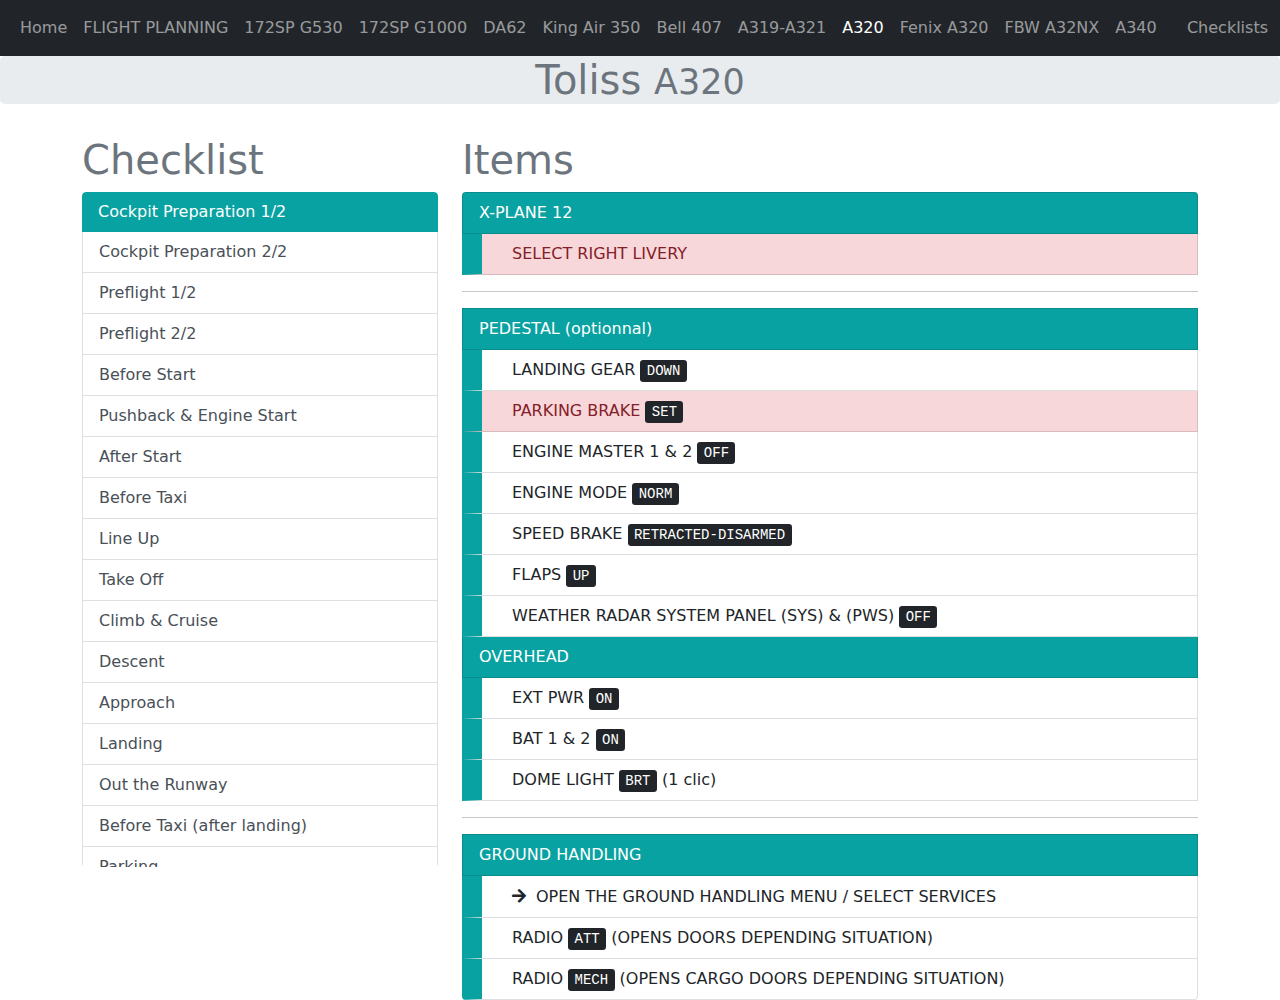
<file: airbus320.html>
<!doctype html>
<html lang="en">
<head>
    <title>Checklists pour X-Plane 12</title>
    <meta charset="UTF-8">
    <meta name="Content-Type" content="UTF-8">
    <meta name="Content-Language" content="fr">
    <meta name="Author" content="Coussini">
    <meta name="Viewport" content="width=device-width, initial-scale=1">
    <link rel="stylesheet" href="css/bootstrap.min.css">
    <link rel="stylesheet" href="https://use.fontawesome.com/releases/v5.7.0/css/all.css">  
    <link rel="stylesheet" href="https://cdn.jsdelivr.net/npm/bootstrap-icons@1.7.2/font/bootstrap-icons.css">        
    <link rel="stylesheet" href="css/style.css">
    <script src="js/bootstrap.bundle.min.js"></script>
    <script src="js/jquery.min.js"></script>
</head>
<body>
    <!--Navigation bar-->
    <div id="nav-placeholder">
    </div>
    <script>
        $("#nav-placeholder").load("nav.html");
    </script>
    <!--end of Navigation bar-->
    <div class="jumbotron jumbotron-fluid">
        <div class="container">
            <h1 class="text-center text-muted">Toliss <small>A320</small></h1>
        </div>
    </div>
    <!--Copier le modèle vierge ici-->  
    <div class="container">
        <div class="row">
            <div class="col-4">
                <h1 class="text-muted">Checklist</h1>
                <div class="list-group defile" id="list-tab">
                    <a class="list-group-item list-group-item-action active" data-bs-toggle="list" href="#list-cockpit-prepar1">Cockpit Preparation 1/2</a>
                    <a class="list-group-item list-group-item-action" data-bs-toggle="list" href="#list-cockpit-prepar2">Cockpit Preparation 2/2</a>
                    <a class="list-group-item list-group-item-action" data-bs-toggle="list" href="#list-cockpit-preflight1">Preflight 1/2</a>
                    <a class="list-group-item list-group-item-action" data-bs-toggle="list" href="#list-cockpit-preflight2">Preflight 2/2</a>
                    <a class="list-group-item list-group-item-action" data-bs-toggle="list" href="#list-before-start">Before Start</a>
                    <a class="list-group-item list-group-item-action" data-bs-toggle="list" href="#list-pushback-engine-start">Pushback & Engine Start</a>
                    <a class="list-group-item list-group-item-action" data-bs-toggle="list" href="#list-after-start">After Start</a>
                    <a class="list-group-item list-group-item-action" data-bs-toggle="list" href="#list-before-taxi">Before Taxi</a>
                    <a class="list-group-item list-group-item-action" data-bs-toggle="list" href="#list-lineup">Line Up</a>
                    <a class="list-group-item list-group-item-action" data-bs-toggle="list" href="#list-take-off">Take Off</a>
                    <a class="list-group-item list-group-item-action" data-bs-toggle="list" href="#list-climb-cruise">Climb & Cruise</a>
                    <a class="list-group-item list-group-item-action" data-bs-toggle="list" href="#list-descent">Descent</a>
                    <a class="list-group-item list-group-item-action" data-bs-toggle="list" href="#list-approach">Approach</a>
                    <a class="list-group-item list-group-item-action" data-bs-toggle="list" href="#list-landing">Landing</a>
                    <a class="list-group-item list-group-item-action" data-bs-toggle="list" href="#list-out-the-runway">Out the Runway</a>
                    <a class="list-group-item list-group-item-action" data-bs-toggle="list" href="#list-before-taxi">Before Taxi (after landing)</a>
                    <a class="list-group-item list-group-item-action" data-bs-toggle="list" href="#list-parking">Parking</a>
                    <a class="list-group-item list-group-item-action" data-bs-toggle="list" href="#list-securing">Securing Aircraft</a>
                </div>
            </div>
            <div class="col-8">
                <h1 class="text-muted">Items</h1>
                <div class="tab-content" id="nav-tabContent">
                    <div class="tab-pane active show" id="list-cockpit-prepar1">
                        <ul class="list-group">
                            <li class="list-group-item titre-et-element-primaire">X-PLANE 12</li>
                            <li class="list-group-item element-primaire list-group-item-danger">SELECT RIGHT LIVERY</li>
                            <hr>
                            <li class="list-group-item titre-et-element-primaire">PEDESTAL (optionnal)</li>
                            <li class="list-group-item element-primaire">LANDING GEAR <kbd>DOWN</kbd></li>
                            <li class="list-group-item element-primaire list-group-item-danger">PARKING BRAKE <kbd>SET</kbd></li>
                            <li class="list-group-item element-primaire">ENGINE MASTER 1 & 2 <kbd>OFF</kbd></li>
                            <li class="list-group-item element-primaire">ENGINE MODE <kbd>NORM</kbd></li>
                            <li class="list-group-item element-primaire">SPEED BRAKE <kbd>RETRACTED-DISARMED</kbd></li>
                            <li class="list-group-item element-primaire">FLAPS <kbd>UP</kbd></li>
                            <li class="list-group-item element-primaire">WEATHER RADAR SYSTEM PANEL (SYS) & (PWS) <kbd>OFF</kbd></li>
                            <li class="list-group-item titre-et-element-primaire">OVERHEAD</li>
                            <li class="list-group-item element-primaire">EXT PWR <kbd>ON</kbd></li>
                            <li class="list-group-item element-primaire">BAT 1 & 2  <kbd>ON</kbd></li>
                            <li class="list-group-item element-primaire">DOME LIGHT <kbd>BRT</kbd> (1 clic)</li>
                            <hr>
                            <li class="list-group-item titre-et-element-primaire">GROUND HANDLING</li>
                            <li class="list-group-item element-primaire titre-sans-element-primaire">OPEN THE GROUND HANDLING MENU / SELECT SERVICES</li>
                            <li class="list-group-item element-primaire">RADIO <kbd>ATT</kbd> (OPENS DOORS DEPENDING SITUATION)</li>
                            <li class="list-group-item element-primaire">RADIO <kbd>MECH</kbd> (OPENS CARGO DOORS DEPENDING SITUATION)</li>
                        </ul>
                    </div>
                    <div class="tab-pane" id="list-cockpit-prepar2">
                        <ul class="list-group">
                            <li class="list-group-item titre-et-element-primaire">OVERHEAD LEFT (BOTTOM TO TOP)</li>
                            <li class="list-group-item element-primaire">GND CTL <kbd>ON</kbd></li>
                            <li class="list-group-item element-primaire">CVR TEST <kbd>HOLD</kbd></li>
                            <li class="list-group-item element-primaire">IR1 & IR2 & IR3 <kbd>NAV</kbd></li>
                            <li class="list-group-item titre-et-element-primaire">OVERHEAD CENTER (BOTTOM TO TOP)</li>
                            <li class="list-group-item element-primaire element-lumiere">STROBE <kbd>AUTO</kbd></li>
                            <li class="list-group-item element-primaire element-lumiere">NAV & LOGO <kbd>1</kbd></li>
                            <li class="list-group-item element-primaire">NO SMOKING <kbd>AUTO</kbd></li>
                            <li class="list-group-item element-primaire">EMER EXIT LT <kbd>ARM</kbd> (1 clic)</li>
                            <li class="list-group-item element-primaire">ANN LT <kbd>TEST</kbd> (and after, 1 clic)</li>
                            <li class="list-group-item element-primaire">APU FIRE <kbd>TEST</kbd></li>
                            <li class="list-group-item titre-et-element-primaire">WEATHER RADAR SYSTEM PANEL</li>
                            <li class="list-group-item element-primaire">MULTISCAN <kbd>AUTO</kbd></li>
                            <li class="list-group-item element-primaire">GCS <kbd>AUTO</kbd></li>
                        </ul>
                    </div>
                    <div class="tab-pane" id="list-cockpit-preflight1">
                        <ul class="list-group">
                            <li class="list-group-item titre-et-element-primaire">INSERTING FLIGHT PLAN USING MCDU (FMC)</li>
                            <li class="list-group-item element-primaire">INSERTING MCDU (IMPORTING SIMBRIEF) <kbd>MCDU MENU</kbd><button type="button" class="btn btn-primary btn-sm" data-bs-toggle="modal" data-bs-target="#modal-enter-mcdu-mdcu-menu"><i class="fas fa-keyboard"></i></button></li>
                            <li class="list-group-item element-primaire">VIEWING MCDU <kbd>DATA</kbd><button type="button" class="btn btn-primary btn-sm" data-bs-toggle="modal" data-bs-target="#modal-enter-mcdu-data"><i class="fas fa-keyboard"></i></button></li>
                            <li class="list-group-item element-primaire">INSERTING MCDU <kbd>INIT A</kbd><button type="button" class="btn btn-primary btn-sm" data-bs-toggle="modal" data-bs-target="#modal-enter-mcdu-inita"><i class="fas fa-keyboard"></i></button></li>
                            <li class="list-group-item element-primaire">INSERTING MCDU <kbd>F-PLN</kbd> DEPARTURE<button type="button" class="btn btn-primary btn-sm" data-bs-toggle="modal" data-bs-target="#modal-enter-mcdu-fpln-departure"><i class="fas fa-keyboard"></i></button></li>
                            <li class="list-group-item element-primaire">INSERTING MCDU <kbd>F-PLN</kbd> WAYPOINTS<button type="button" class="btn btn-primary btn-sm" data-bs-toggle="modal" data-bs-target="#modal-enter-mcdu-fpln-waypoints"><i class="fas fa-keyboard"></i></button></li>
                            <li class="list-group-item element-primaire">INSERTING MCDU <kbd>F-PLN</kbd> AIRWAYS<button type="button" class="btn btn-primary btn-sm" data-bs-toggle="modal" data-bs-target="#modal-enter-mcdu-fpln-airways"><i class="fas fa-keyboard"></i></button></li>
                            <li class="list-group-item element-primaire">INSERTING MCDU <kbd>F-PLN</kbd> ARRIVAL<button type="button" class="btn btn-primary btn-sm" data-bs-toggle="modal" data-bs-target="#modal-enter-mcdu-fpln-arrival"><i class="fas fa-keyboard"></i></button> <span class="tresimportant">(BYPASS FOR ANY LONG TRIP)</span></li>
                            <li class="list-group-item element-primaire">INSERTING MCDU <kbd>F-PLN</kbd> VALIDATION<button type="button" class="btn btn-primary btn-sm" data-bs-toggle="modal" data-bs-target="#modal-enter-mcdu-fpln-validation"><i class="fas fa-keyboard"></i></button></li>
                            <li class="list-group-item element-primaire">INSERTING MCDU <kbd>SEC F-PLN</kbd> COPY PRIMARY F-PLN<button type="button" class="btn btn-primary btn-sm" data-bs-toggle="modal" data-bs-target="#modal-enter-mcdu-secfpln"><i class="fas fa-keyboard"></i></button></li>
                            <li class="list-group-item element-primaire">INSERTING MCDU <kbd>RAD NAV</kbd><button type="button" class="btn btn-primary btn-sm" data-bs-toggle="modal" data-bs-target="#modal-enter-mcdu-radnav"><i class="fas fa-keyboard"></i></button></li>
                            <li class="list-group-item element-primaire">INSERTING MCDU <kbd>INIT</kbd> <kbd>B</kbd><button type="button" class="btn btn-primary btn-sm" data-bs-toggle="modal" data-bs-target="#modal-enter-mcdu-initb"><i class="fas fa-keyboard"></i></button></li>
                            <li class="list-group-item element-primaire">INSERTING MCDU <kbd>PROG</kbd><button type="button" class="btn btn-primary btn-sm" data-bs-toggle="modal" data-bs-target="#modal-enter-mcdu-prog"><i class="fas fa-keyboard"></i></button></li>
                            <li class="list-group-item element-primaire">INSERTING MCDU <kbd>PERF</kbd><button type="button" class="btn btn-primary btn-sm" data-bs-toggle="modal" data-bs-target="#modal-enter-mcdu-perf"><i class="fas fa-keyboard"></i></button></li>
                            <hr>
                            <li class="list-group-item titre-et-element-primaire">MANAGING FLIGHT PLAN</li>
                            <li class="list-group-item element-primaire">SAVING AND LOADING FMS FLIGHT PLAN<button type="button" class="btn btn-primary btn-sm" data-bs-toggle="modal" data-bs-target="#modal-managing-flight-plan"><i class="fas fa-keyboard"></i></button></li>
                            <hr>
                            <li class="list-group-item titre-et-element-primaire">USING CDPLC</li>
                            <li class="list-group-item element-primaire">CONNECTING MCDU <kbd>ATC COMM</kbd><button type="button" class="btn btn-primary btn-sm" data-bs-toggle="modal" data-bs-target="#modal-using-cdplc"><i class="fas fa-keyboard"></i></button></li>
                        </ul>
                    </div>
                    <div class="tab-pane" id="list-cockpit-preflight2">
                        <ul class="list-group">
                            <li class="list-group-item">SEAT BELTS <kbd>ON</kbd></li>
                            <li class="list-group-item">FUEL PUMPS (6) <kbd>ON</kbd></li>
                            <li class="list-group-item">APU MASTER SW <kbd>ON</kbd></li>
                            <li class="list-group-item"><i class="fas fa-circle-notch fa-spin"></i>&nbsp;&nbsp;("WAIT UNTIL FLAP OPEN (LOWER ECAM)")</li>
                            <li class="list-group-item">APU START <kbd>ON</kbd></li>
                            <li class="list-group-item"><i class="fas fa-circle-notch fa-spin"></i>&nbsp;&nbsp;("WAIT UNTIL APU AVAIL (UPPER ECAM)")</li>
                        </ul>
                    </div>
                    <div class="tab-pane" id="list-before-start">
                        <ul class="list-group">
                            <li class="list-group-item titre-sans-element-primaire">IN AVITAB, SEARCH FOR THE DEPARTURE AIRPORT ATIS FREQ</li>
                            <li class="list-group-item">ATIS FREQ ON RADIO  <kbd>SET</kbd></li>
                            <li class="list-group-item">BARO DEPARTURE <kbd>SET</kbd></li>
                            <li class="list-group-item">VHF1 BUTTON <kbd>OFF</kbd> (NO WHITE)</li>
                            <li class="list-group-item">ALTITUDE <kbd>SET</kbd></li>
                            <li class="list-group-item">FCU CSTR <kbd>ON</kbd></li>
                            <li class="list-group-item">FCU MODE SELECT <kbd>ARC</kbd></li>
                            <li class="list-group-item">FCU ZOOM SELECT <kbd>20</kbd></li>
                            <hr>
                            <li class="list-group-item titre-et-element-primaire">DOORS & GROUND HANDLING</li>
                            <li class="list-group-item element-primaire">RADIO <kbd>ATT</kbd> (CLOSE DOORS DEPENDING SITUATION)</li>
                            <li class="list-group-item element-primaire">RADIO <kbd>MECH</kbd> (CLOSE CARGO DOORS DEPENDING SITUATION)</li>
                            <li class="list-group-item element-primaire titre-sans-element-primaire">OPEN THE GROUND HANDLING MENU / CONTROL / HIDE ALL</li>
                            <li class="list-group-item element-primaire">RADIO <kbd>ATT</kbd> (ARM DOORS AND XCHECK)</li>
                        </ul>
                    </div>
                    <div class="tab-pane" id="list-pushback-engine-start">
                        <ul class="list-group">
                            <li class="list-group-item titre-et-element-primaire">BEFORE PUSHBACK</li>
                            <li class="list-group-item element-primaire element-lumiere">BEACON <kbd>ON</kbd></li>
                            <li class="list-group-item element-primaire">APU BLEED <kbd>ON</kbd></li>
                            <li class="list-group-item element-primaire">EXT PWR <kbd>OFF</kbd></li>
                            <li class="list-group-item element-primaire">RADIO <kbd>MECH</kbd> EXT PWR <kbd>OFF</kbd></li>
                            <li class="list-group-item element-primaire">RADIO <kbd>MECH</kbd> CHOCKS <kbd>REMOVE</kbd></li>
                            <li class="list-group-item titre-et-element-primaire">ATC TCAS PANEL</li>
                            <li class="list-group-item element-primaire">TRANSPONDER <kbd>ON</kbd></li>
                            <li class="list-group-item element-primaire">TCAS MODE SELECTOR <kbd>TA ONLY</kbd></li>
                            <hr>
                            <li class="list-group-item titre-et-element-primaire">PUSHBACK</li>
                            <li class="list-group-item element-primaire">PARKING BRAKE <kbd>OFF</kbd></li>
                            <li class="list-group-item element-primaire">RADIO <kbd>MECH</kbd> (PUSHBACK 50)</li>
                            <li class="list-group-item element-primaire">PARKING BRAKE <kbd>ON</kbd></li>
                            <hr>
                            <li class="list-group-item titre-et-element-primaire">ENGINE START</li>
                            <li class="list-group-item element-primaire">ENGINE MODE <kbd>START</kbd></li>
                            <li class="list-group-item element-primaire list-group-item-danger">ENGINE 1 <kbd>START</kbd></li>
                            <li class="list-group-item element-primaire"><i class="fas fa-circle-notch fa-spin"></i>&nbsp;&nbsp;("WAIT UNTIL ENGINE 1 N1 AVAILABLE ")</li>
                            <li class="list-group-item element-primaire list-group-item-danger">ENGINE 2 <kbd>START</kbd></li>
                            <li class="list-group-item element-primaire"><i class="fas fa-circle-notch fa-spin"></i>&nbsp;&nbsp;("WAIT UNTIL ENGINE 2 N1 AVAILABLE ")</li>
                        </ul>
                    </div>
                    <div class="tab-pane" id="list-after-start">
                        <ul class="list-group">
                            <li class="list-group-item">ENGINE MODE <kbd>NORM</kbd></li>
                            <li class="list-group-item">SPEED BRAKE <kbd>ARM</kbd></li>
                            <li class="list-group-item">FLAPS <kbd>SET FOR TAKOFF</kbd></li>
                            <li class="list-group-item">APU BLEED <kbd>OFF</kbd></li>
                            <li class="list-group-item">APU MASTER SW <kbd>OFF</kbd></li>
                            <hr>
                            <li class="list-group-item titre-et-element-primaire">ECAM F/CTL MENU</li>
                            <li class="list-group-item element-primaire">FLIGHT CONTROL <kbd>CHECK</kbd></li>
                            <hr>
                            <li class="list-group-item">AUTO/BRK <kbd>MAX</kbd></li>
                            <hr>
                            <li class="list-group-item titre-et-element-primaire">WEATHER RADAR SYSTEM PANEL</li>
                            <li class="list-group-item element-primaire">RADAR SYS <kbd>1</kbd></li>
                            <li class="list-group-item element-primaire">PWS (Predictive WindShear)<kbd>AUTO</kbd></li>
                            <li class="list-group-item titre-et-element-primaire">ATC TCAS PANEL</li>
                            <li class="list-group-item element-primaire list-group-item-danger">TCAS MODE SELECTOR <kbd>TA/RA</kbd></li>
                            <li class="list-group-item element-primaire">TCAS TRAFIC SELECTOR <kbd>ABV</kbd></li>
                            <hr>
                            <li class="list-group-item">CALL FWD (OVERHEAD) <kbd>PUSH</kbd> (CLEAR CONFIGURATION STATUS ECAM)</li>
                            <li class="list-group-item">T.O CONFIG <kbd>PUSH</kbd></li>
                        </ul>
                    </div>
                    <div class="tab-pane" id="list-before-taxi">
                        <ul class="list-group">
                            <li class="list-group-item element-lumiere">RWY TURN OFF <kbd>ON</kbd></li>
                            <li class="list-group-item element-lumiere">NOSE LIGHT <kbd>TAXI</kbd></li>
                            <li class="list-group-item titre-sans-element-primaire">CALL FOLOW ME CAR</li>
                            <li class="list-group-item titre-sans-element-primaire">TAXING RUNWAY <kbd>20 KNOTS</kbd></li>
                        </ul>
                    </div>
                    <div class="tab-pane" id="list-lineup">
                        <ul class="list-group">
                            <li class="list-group-item element-lumiere">LAND <kbd>ON</kbd></li>
                            <li class="list-group-item element-lumiere">NOSE LIGHT<kbd>T.O.</kbd></li>
                        </ul>
                    </div>
                    <div class="tab-pane" id="list-take-off">
                        <ul class="list-group">
                            <li class="list-group-item list-group-item-danger">PARKING BRAKE <kbd>SET</kbd></li>
                            <li class="list-group-item">CHRONO <kbd>START</kbd></li>
                            <li class="list-group-item">THROTTLE N1 <kbd>50%</kbd></li>
                            <li class="list-group-item">PARKING BRAKE <kbd>RELEASE</kbd></li>
                            <li class="list-group-item">THROTTLE N1 <kbd>FLEX/TOGA</kbd></li>
                            <li class="list-group-item titre-sans-element-primaire important">JOYSTICK DOWN UNTIL 80KTS; NEUTRAL AT 100KTS</li>8
                            <hr>
                            <li class="list-group-item titre-et-element-primaire">VR - POSITIVE RATE</li>
                            <li class="list-group-item element-primaire">LANDING GEAR <kbd>UP</kbd></li>
                            <li class="list-group-item element-primaire">SPEED BRAKE <kbd>DISARMED</kbd></li>
                            <li class="list-group-item titre-et-element-primaire">FOLLOW FLIGHT DIRECTOR</li>
                            <li class="list-group-item element-primaire">PFD "LVR CLB" <kbd>THROTTLE LEVERS CLB</kbd></li>
                            <li class="list-group-item element-primaire"><kbd class="pfd-airspeed">-F</kbd> FLAPS <kbd>UP</kbd></li>
                            <li class="list-group-item element-primaire"><kbd class="pfd-airspeed">-S</kbd> FLAPS <kbd>RETRACT</kbd></li>
                            <hr>
                            <li class="list-group-item">FCU AP1 <kbd>ON</kbd></li>
                            <li class="list-group-item">ECAM CRUISE (TAT) -> 10°C (CLOUDY) <kbd>ENG ICE ON</kbd></li>
                            <li class="list-group-item element-lumiere">RWY TURN OFF <kbd>OFF</kbd></li>
                            <li class="list-group-item element-lumiere">NOSE LIGHT <kbd>OFF</kbd></li>
                        </ul>
                    </div>
                    <div class="tab-pane" id="list-climb-cruise">
                        <ul class="list-group">
                            <li class="list-group-item titre-et-element-primaire">GENERAL RULES (PASSING 10000 FT)</li>
                            <li class="list-group-item element-primaire element-lumiere">LAND <kbd>OFF</kbd> (1 clic)</li>
                            <li class="list-group-item element-primaire">SEAT BELTS <kbd>OFF</kbd></li>
                            <li class="list-group-item titre-et-element-primaire">QNH FLASHING (PASSING TRANSITION ALT)</li>
                            <li class="list-group-item element-primaire">BARO <kbd>PULL</kbd> TO STD (one dot)</li>
                            <li class="list-group-item titre-et-element-primaire">CRUISING</li>
                            <li class="list-group-item element-primaire list-group-item-danger">TCAS TRAFIC SELECTOR <kbd>N</kbd> (Neutral)</li>
                            <hr>
                            <li class="list-group-item titre-et-element-primaire">60 NM before T/D</li>
                            <li class="list-group-item element-primaire list-group-item-danger">CRUISE PAGE <kbd>PROG</kbd><button type="button" class="btn btn-primary btn-sm" data-bs-toggle="modal" data-bs-target="#modal-enter-mcdu-prog"><i class="fas fa-keyboard"></i></button></li>
                            <li class="list-group-item element-primaire titre-sans-element-primaire">IN AVITAB, SEARCH FOR THE ARRIVAL AIRPORT ATIS FREQ</li>
                            <li class="list-group-item element-primaire titre-sans-element-primaire">IF ATIS NOT AVAILABLE, USE AVITAB WEATHER DATA</li>
                            <li class="list-group-item element-primaire">CHECK & REVIEW <kbd>APPROACH CHARTS</kbd></li>
                            <li class="list-group-item element-primaire">INSERTING MCDU (APPR PAGE) <kbd>PERF</kbd><button type="button" class="btn btn-primary btn-sm" data-bs-toggle="modal" data-bs-target="#modal-enter-mcdu-perf"><i class="fas fa-keyboard"></i></button></li>
                            <li class="list-group-item element-primaire list-group-item-danger">ALTITUDE ARRIVAL <kbd>SET</kbd></li>
                        </ul>
                    </div>
                    <div class="tab-pane" id="list-descent">
                        <ul class="list-group">
                            <li class="list-group-item titre-et-element-primaire">AT 5 NM FROM "T/D"</li>
                            <li class="list-group-item element-primaire">ALTITUDE BUTTON <kbd>PUSH</kbd> (One Dot)</li>
                            <li class="list-group-item element-primaire list-group-item-danger">TCAS TRAFIC SELECTOR <kbd>BLW</kbd></li>
                            <hr>
                            <li class="list-group-item titre-et-element-primaire">GENERAL RULES (PASSING 10000 FT)</li>
                            <li class="list-group-item element-primaire element-lumiere">LAND <kbd>ON</kbd> (3 clic)</li>
                            <li class="list-group-item element-primaire">SEAT BELTS <kbd>ON</kbd></li>
                            <li class="list-group-item element-primaire">AUTO/BRAKE <kbd>LOW or MED</kbd></li>
                            <li class="list-group-item element-primaire">FCU "LS" <kbd>ON</kbd> (AS REQUIRED)</li>
                            <hr>
                            <li class="list-group-item titre-et-element-primaire">STD FLASHING (PASSING TRANSITION ALT)</li>
                            <li class="list-group-item element-primaire">BARO <kbd>PUSH</kbd> TO SET (One Dot)</li>
                            <li class="list-group-item element-primaire titre-sans-element-primaire">IF ATIS NOT AVAILABLE, USE AVITAB WEATHER DATA</li>
                            <li class="list-group-item element-primaire">BARO ARRIVAL <kbd>SET</kbd></li>
                            <hr>

                        </ul>
                    </div>
                    <div class="tab-pane" id="list-approach">
                        <ul class="list-group">
                            <li class="list-group-item titre-et-element-primaire">AFTER DECEL WAYPOINT</li>
                            <li class="list-group-item element-primaire">SPEED BRAKE <kbd>SET</kbd> (IF FASTER THAN 230 KNOTS)</li>
                            <hr>
                            <li class="list-group-item titre-et-element-primaire">GREEN DOT (PFD)</li>
                            <li class="list-group-item element-primaire">FLAPS <kbd>1</kbd></li>
                            <li class="list-group-item titre-et-element-primaire">RUNWAY IN LINE</li>
                            <li class="list-group-item element-primaire">FCU APPR <kbd>ON</kbd></li>
                            <li class="list-group-item element-primaire">FCU AP2 <kbd>ON</kbd></li>
                            <li class="list-group-item titre-et-element-primaire">S-SPEED (PFD)</li>
                            <li class="list-group-item element-primaire">FLAPS <kbd>2</kbd></li>
                            <li class="list-group-item element-primaire">LANDING GEAR <kbd>DOWN</kbd></li>
                            <li class="list-group-item element-primaire">SPEED BRAKE <kbd>ARMED</kbd></li>
                            <li class="list-group-item element-primaire element-lumiere">RWY TURN OFF <kbd>ON</kbd></li>
                            <li class="list-group-item element-primaire element-lumiere">NOSE LIGHT <kbd>T.O</kbd></li>
                            <li class="list-group-item titre-et-element-primaire">F-SPEED (PFD)</li>
                            <li class="list-group-item element-primaire">FLAPS <kbd>3</kbd></li>
                            <li class="list-group-item element-primaire">FLAPS <kbd>FULL</kbd></li>
                        </ul>
                    </div>
                    <div class="tab-pane" id="list-landing">
                        <ul class="list-group">
                            <li class="list-group-item titre-et-element-primaire">PASSING 400 FEET</li>
                            <li class="list-group-item element-primaire">AUTOPILOT <kbd>DISCONNECT</kbd></li>
                            <hr>
                            <li class="list-group-item titre-et-element-primaire">"RETARD RETARD"</li>
                            <li class="list-group-item element-primaire">THROTTLE LEVERS <kbd>IDLE</kbd></li>
                            <li class="list-group-item element-primaire">REVERSE <kbd>FULL</kbd></li>
                            <li class="list-group-item element-primaire">BRAKES <kbd>AS REQUIRED</kbd></li>
                            <hr>
                            <li class="list-group-item titre-et-element-primaire">"AT 70 KTS"</li>
                            <li class="list-group-item element-primaire">REVERSE <kbd>IDLE</kbd></li>
                        </ul>
                    </div>
                    <div class="tab-pane" id="list-out-the-runway">
                        <ul class="list-group">
                            <li class="list-group-item titre-et-element-primaire">WEATHER RADAR SYSTEM PANEL</li>
                            <li class="list-group-item element-primaire">MULTISCAN <kbd>MAN</kbd></li>
                            <li class="list-group-item element-primaire">GCS <kbd>OFF</kbd></li>
                            <li class="list-group-item element-primaire">RADAR SYS <kbd>OFF</kbd></li>
                            <li class="list-group-item element-primaire">PWS (Predictive WindShear)<kbd>OFF</kbd></li>
                            <li class="list-group-item titre-et-element-primaire">ATC TCAS PANEL</li>
                            <li class="list-group-item element-primaire">TCAS MODE SELECTOR <kbd>TA ONLY</kbd></li>
                            <li class="list-group-item element-primaire">TCAS TRAFIC SELECTOR <kbd>N</kbd></li>
                            <hr>
                            <li class="list-group-item">SPEED BRAKE <kbd>DISARMED</kbd></li>
                            <li class="list-group-item">FLAPS <kbd>UP</kbd></li>
                            <li class="list-group-item element-lumiere">STROBE <kbd>OFF</kbd></li>
                            <li class="list-group-item element-lumiere">LAND <kbd>OFF</kbd></li>
                            <li class="list-group-item list-group-item-danger">APU MASTER SW <kbd>ON</kbd></li>
                            <li class="list-group-item list-group-item-danger"><i class="fas fa-circle-notch fa-spin"></i>&nbsp;&nbsp;("WAIT UNTIL FLAP OPEN (LOWER ECAM)")</li>
                            <li class="list-group-item list-group-item-danger">APU START <kbd>ON</kbd></li>
                            <li class="list-group-item list-group-item-danger"><i class="fas fa-circle-notch fa-spin"></i>&nbsp;&nbsp;("WAIT UNTIL APU AVAIL (UPPER ECAM)")</li>                                
                        </ul>
                    </div>
                    <div class="tab-pane" id="list-parking">
                        <ul class="list-group">
                            <li class="list-group-item list-group-item-danger">PARKING BRAKE <kbd>SET</kbd></li>
                            <li class="list-group-item">RADIO <kbd>MECH</kbd> CHOCKS <kbd>ADD</kbd></li>
                            <li class="list-group-item">RADIO <kbd>MECH</kbd> EXT PWR <kbd>ADD</kbd></li>
                            <hr>
                            <li class="list-group-item">EXT PWR <kbd>ON</kbd></li>
                            <li class="list-group-item">APU BLEED <kbd>ON</kbd></li>
                            <li class="list-group-item">ENGINE 1 <kbd>OFF</kbd></li>
                            <li class="list-group-item">ENGINE 2 <kbd>OFF</kbd></li>
                            <hr>
                            <li class="list-group-item titre-et-element-primaire">ATC TCAS PANEL</li>
                            <li class="list-group-item element-primaire">TRANSPONDER <kbd>AUTO</kbd></li>
                            <li class="list-group-item element-primaire">TCAS MODE SELECTOR <kbd>STBY</kbd></li>
                            <li class="list-group-item titre-et-element-primaire">OVERHEAD</li>
                            <li class="list-group-item element-primaire element-lumiere">BEACON <kbd>OFF</kbd></li>
                            <li class="list-group-item element-primaire element-lumiere">RWY TURN OFF <kbd>OFF</kbd></li>
                            <li class="list-group-item element-primaire element-lumiere">NOSE LIGHT <kbd>OFF</kbd></li>
                            <li class="list-group-item element-primaire">SEAT BELTS <kbd>OFF</kbd></li>
                            <li class="list-group-item element-primaire">FUEL PUMPS (6) <kbd>OFF</kbd></li>
                            <hr>
                            <li class="list-group-item titre-et-element-primaire">GROUND HANDLING</li>
                            <li class="list-group-item element-primaire titre-sans-element-primaire">OPEN THE GROUND HANDLING MENU / SELECT SERVICES</li>
                            <li class="list-group-item element-primaire">RADIO <kbd>ATT</kbd> (OPENS DOORS DEPENDING SITUATION)</li>
                            <li class="list-group-item element-primaire">RADIO <kbd>MECH</kbd> (OPENS CARGO DOORS DEPENDING SITUATION)</li>
                        </ul>
                    </div>
                    <div class="tab-pane" id="list-securing">
                        <ul class="list-group">
                            <li class="list-group-item">IR1 & IR2 & IR3 <kbd>OFF</kbd></li>
                            <li class="list-group-item element-lumiere">NAV & LOGO <kbd>OFF</kbd></li>
                            <li class="list-group-item">NO SMOKING <kbd>OFF</kbd></li>
                            <li class="list-group-item">EMER EXIT LT <kbd>OFF</kbd></li>
                            <hr>
                            <li class="list-group-item titre-et-element-primaire"> WHEN PASSENGERS ARE GONES</li>
                            <li class="list-group-item element-primaire">APU BLEED <kbd>OFF</kbd></li>
                            <li class="list-group-item element-primaire">APU MASTER SW <kbd>OFF</kbd></li>
                            <li class="list-group-item element-primaire">APU START <kbd>OFF</kbd></li>
                            <li class="list-group-item element-primaire">BATTERY 1 & 2 <kbd>OFF</kbd></li>
                            <li class="list-group-item element-primaire">EXTERIOR POWER <kbd>OFF</kbd></li>
                        </ul>
                    </div>
                </div>
            </div>
        </div>    
    </div>    
    <!--    modal importing simbrief data -->                     
    <div class="modal" id="modal-enter-mcdu-mdcu-menu" tabindex="-1">
        <div class="modal-dialog modal-dialog-centered modal-dialog-scrollable modal-lg">
            <div class="modal-content">
                <div class="modal-header">
                    <h5 class="modal-title">INSERTING MCDU (IMPORTING SIMBRIEF) MCDU MENU</h5>
                </div>
                <div class="modal-body">
                    <ul class="list-group">
                        <li class="list-group-item titre-et-element-primaire">IMPORTATION DU PLAN DE VOL DE SIMBRIEF VIA LE MDCU</li>
                        <li class="list-group-item">Cliquez sur le bouton <kbd>MCDU MENU</kbd></li>
                        <li class="list-group-item">Cliquez sur le bouton à gauche de ATSU</li>
                        <li class="list-group-item">Cliquez sur le bouton à droite de AOC MENU</li>
                        <li class="list-group-item">Cliquez sur le bouton à gauche de FLT * INIT</li>
                        <li class="list-group-item"><i class="fas fa-circle-notch fa-spin"></i>&nbsp;&nbsp;("WAIT UNTIL F-PLN DATALINK IN PROG")</li>
                        <li class="list-group-item"><i class="fas fa-circle-notch fa-spin"></i>&nbsp;&nbsp;("WAIT UNTIL AOC ACT F-PLN UPLINK")</li>
                        <li class="list-group-item"><i class="fas fa-circle-notch fa-spin"></i>&nbsp;&nbsp;("WAIT UNTIL PERF DATA UPLINK")</li>
                        <li class="list-group-item titre-et-element-primaire">IMPRIMER LA METEO SELON LE PLAN DE VOL</li>
                        <li class="list-group-item">Cliquez sur le bouton à droite de WX/ATIS</li>
                        <li class="list-group-item">Cliquez sur le bouton à droite de METAR*</li>
                        <li class="list-group-item">Cliquez sur le bouton à gauche de RETURN</li>
                        <li class="list-group-item">Cliquez sur le bouton à droite de RECEIVED MESSAGES</li>
                        <li class="list-group-item">Cliquez sur le bouton à gauche, sur l'aéroport pour obtenir le METAR</li>
                        <li class="list-group-item">Cliquez à droite sur sur le bouton à gauche de l'aéroport pour obtenir son METAR</li>
                        <li class="list-group-item">Pour l'imprimer, cliquez à droite sur PRINT*</li>
                        <li class="list-group-item">En bas du Pedestal (la feuille est sorti de l'imprimante)</li>
                        <li class="list-group-item">Cliquez dessus pour la voir au dessus des Throttles</li>
                        <li class="list-group-item titre-et-element-primaire">INITIALISER LES IRS</li>
                        <li class="list-group-item">Cliquez sur le bouton à droite de ALIGN IRS</li>
                        <li class="list-group-item titre-et-element-primaire">REQUEST WIND</li>
                        <li class="list-group-item">Cliquez sur le bouton à droite de WIND</li>
                        <li class="list-group-item">Cliquez sur le bouton à droite de WIND REQUEST*</li>
                        <li class="list-group-item"><i class="fas fa-circle-notch fa-spin"></i>&nbsp;&nbsp;("WAIT UNTIL WIND DATA UPLINK")</li>
                    </ul>
                </div>
                <div class="modal-footer">
                    <button type="button" class="btn btn-secondary" data-bs-dismiss="modal">Close</button>
                </div>
            </div>
        </div>
    </div>
    <!--    modal insert MCDU (DATA) data -->                       
    <div class="modal" id="modal-enter-mcdu-data" tabindex="-1">
        <div class="modal-dialog modal-dialog-centered modal-dialog-scrollable modal-lg">
            <div class="modal-content">
                <div class="modal-header">
                    <h5 class="modal-title">VIEWING MCDU (DATA)</h5>
                </div>
                <div class="modal-body">
                    <ul class="list-group">
                        <li class="list-group-item titre-et-element-primaire">VALIDATION DU TYPE DE MOTEUR ET DE L'AIRAC</li>
                        <li class="list-group-item">Cliquez sur le bouton <kbd>DATA</kbd></li>
                        <li class="list-group-item">Cliquez sur le bouton à gauche de A/C STATUS</li>
                    </ul>
                </div>
                <div class="modal-footer">
                    <button type="button" class="btn btn-secondary" data-bs-dismiss="modal">Close</button>
                </div>
            </div>
        </div>
    </div>
    <!--    modal insert MCDU (INIT A) data -->                     
    <div class="modal" id="modal-enter-mcdu-inita" tabindex="-1">
        <div class="modal-dialog modal-dialog-centered modal-dialog-scrollable modal-lg">
            <div class="modal-content">
                <div class="modal-header">
                    <h5 class="modal-title">INSERTING MCDU (INIT) A</h5>
                </div>
                <div class="modal-body">
                    <ul class="list-group">
                        <li class="list-group-item titre-et-element-primaire">VERIFICATION DES DONNEE DU PLAN DE VOL DE SIMBRIEF</li>
                        <li class="list-group-item">Cliquez sur le bouton <kbd>INIT</kbd> <kbd>A</kbd></li>
                        <li class="list-group-item titre-et-element-primaire">INITIALISER LES IRS</li>
                        <li class="list-group-item">Cliquez sur le bouton à droite de IRS INIT</li>
                        <li class="list-group-item">Cliquez sur le bouton à droite de ALIGN ON REF*</li>
                        <li class="list-group-item">Cliquez sur le bouton à droite de CONFRIM ALIGN*</li>
                        <li class="list-group-item titre-et-element-primaire">REQUEST WIND</li>
                        <li class="list-group-item">Cliquez sur le bouton à droite de WIND</li>
                        <li class="list-group-item">Cliquez sur le bouton à droite de WIND REQUEST*</li>
                        <li class="list-group-item"><i class="fas fa-circle-notch fa-spin"></i>&nbsp;&nbsp;("WAIT UNTIL WIND DATA UPLINK")</li>
                    </ul>
                </div>
                <div class="modal-footer">
                    <button type="button" class="btn btn-secondary" data-bs-dismiss="modal">Close</button>
                </div>
            </div>
        </div>
    </div>
    <!--    modal insert MCDU (F-PLN) DEPARTURE data -->                        
    <div class="modal" id="modal-enter-mcdu-fpln-departure" tabindex="-1">
        <div class="modal-dialog modal-dialog-centered modal-dialog-scrollable modal-lg">
            <div class="modal-content">
                <div class="modal-header">
                    <h5 class="modal-title">INSERTING MCDU (F-PLN) DEPARTURE</h5>
                </div>
                <div class="modal-body">
                    <ul class="list-group">
                        <li class="list-group-item list-group-item-danger">L'utilisation de la touche <kbd><i class="fas fa-long-arrow-alt-up"></i></kbd> ou <kbd><i class="fas fa-long-arrow-alt-down"></i></kbd> permet la sélection d'élément d'une liste</li>
                        <hr>
                        <li class="list-group-item">Cliquez sur le bouton <kbd>F-PLN</kbd></li>
                        <li class="list-group-item"><code>EXEMPLE DE ROUTE: LFRS/03 LUGE3N LUGEN UM616 TUPAR UM184 CNA UN863 SECHE SECH6T LFBO/32L</code></li>
                        <hr>
                        <li class="list-group-item">cliquez sur le bouton à gauche de LFRS (Pour accéder aux données de départ)</li>
                        <li class="list-group-item">cliquez sur le bouton à gauche de DEPARTURE (Pour accéder aux informations de départ)</li>
                        <li class="list-group-item">Sélectionnez la piste 03 dans la liste des RWY puis cliquez sur le bouton à sa gauche</li>
                        <li class="list-group-item">Sélectionnez LUGE3N dans la liste des SIDS puis cliquez sur le bouton à sa gauche (cliquez NO SID si pas de SID)</li>
                        <li class="list-group-item">cliquez sur le bouton à droite de NONE (aucune transition, sinon choisir une transition)</li>
                        <li class="list-group-item">cliquez sur le bouton à gauche de F-PLN (pour insérer les informations dans un mode temporaire)</li>
                        <li class="list-group-item">cliquez sur le bouton à droite de TMPY INSERT* (pour insérer les informations dans le MCDU)</li>
                    </ul>
                </div>
                <div class="modal-footer">
                    <button type="button" class="btn btn-secondary" data-bs-dismiss="modal">Close</button>
                </div>
            </div>
        </div>
    </div>
    <!--    modal insert MCDU (F-PLN) WAYPOINTS data -->                        
    <div class="modal" id="modal-enter-mcdu-fpln-waypoints" tabindex="-1">
        <div class="modal-dialog modal-dialog-centered modal-dialog-scrollable modal-lg">
            <div class="modal-content">
                <div class="modal-header">
                    <h5 class="modal-title">INSERTING MCDU (F-PLN) WAYPOINTS</h5>
                </div>
                <div class="modal-body">
                    <ul class="list-group">
                        <li class="list-group-item list-group-item-danger">L'utilisation de la touche <kbd><i class="fas fa-long-arrow-alt-up"></i></kbd> ou <kbd><i class="fas fa-long-arrow-alt-down"></i></kbd> permet la sélection d'élément d'une liste</li>
                        <hr>
                        <li class="list-group-item"><code>EXEMPLE DE ROUTE: CYUL/24L DCT BOBKI DCT MELTI DCT TORNI RAGID3 CYYZ/23</code></li>
                        <hr>
                        <li class="list-group-item">Cliquez sur le bouton <kbd>AIR PORT</kbd> (pour accéder au bas du plan de vol)</li>
                        <li class="list-group-item">Tapez BOBKI</li>
                        <li class="list-group-item">cliquez sur le bouton à gauche de F-PLN DISCONTINUITY (Pour insérer des waypoints)</li>
                        <li class="list-group-item">Tapez MELTI</li>
                        <li class="list-group-item">cliquez sur le bouton à gauche de F-PLN DISCONTINUITY (Pour insérer des waypoints)</li>
                        <li class="list-group-item">cliquez sur le bouton à droite de INSERT* (pour insérer les informations dans le MCDU)</li>
                        <li class="list-group-item list-group-item-danger">N.B: Il est bon de sauvegarder à tous les deux insertions</li>
                        <li class="list-group-item">Tapez TORNI</li>
                        <li class="list-group-item">cliquez sur le bouton à gauche de F-PLN DISCONTINUITY (Pour insérer des waypoints)</li>
                        <li class="list-group-item">cliquez sur le bouton à droite de INSERT* (pour insérer les informations dans le MCDU)</li>
                        <hr>
                        <li class="list-group-item titre-et-element-primaire">POUR ENLEVER UN WAYPOINT OU UN ITEM</li>
                        <li class="list-group-item">Appuyez sur le bouton <kbd>CLR</kbd></li>
                        <li class="list-group-item">Ensuite on utilise le bouton à gauche ou à droite d'un waypoint ou d'item pour sa destruction</li>
                    </ul>
                </div>
                <div class="modal-footer">
                    <button type="button" class="btn btn-secondary" data-bs-dismiss="modal">Close</button>
                </div>
            </div>
        </div>
    </div>
    <!--    modal insert MCDU (F-PLN) AIRWAYS data -->                      
    <div class="modal" id="modal-enter-mcdu-fpln-airways" tabindex="-1">
        <div class="modal-dialog modal-dialog-centered modal-dialog-scrollable modal-lg">
            <div class="modal-content">
                <div class="modal-header">
                    <h5 class="modal-title">INSERTING MCDU (F-PLN) AIRWAYS</h5>
                </div>
                <div class="modal-body">
                    <ul class="list-group">
                        <li class="list-group-item list-group-item-danger">L'utilisation de la touche <kbd><i class="fas fa-long-arrow-alt-up"></i></kbd> ou <kbd><i class="fas fa-long-arrow-alt-down"></i></kbd> permet la sélection d'élément d'une liste</li>
                        <hr>
                        <li class="list-group-item"><code>EXEMPLE DE ROUTE: LFRS/03 LUGE3N LUGEN UM616 TUPAR UM184 CNA UN863 SECHE SECH6T LFBO/32L</code></li>
                        <hr>
                        <li class="list-group-item">Cliquez sur le bouton <kbd>AIR PORT</kbd> (pour accéder au bas du plan de vol)</li>
                        <li class="list-group-item">cliquez sur le bouton à gauche de LUGEN (Pour insérer des airways)</li>
                        <li class="list-group-item">Cliquez sur le bouton à droite de AIRWAYS</li>
                        <li class="list-group-item">Tapez UM616 et cliquez sur le bouton à gauche de VIA</li>
                        <li class="list-group-item">Tapez TUPAR et cliquez sur le bouton à droite de TO</li>
                        <li class="list-group-item">Tapez UM184 et cliquez sur le bouton à gauche de VIA</li>
                        <li class="list-group-item">Tapez CNA et cliquez sur le bouton à droite de TO</li>
                        <li class="list-group-item">Tapez UN863 et cliquez sur le bouton à gauche de VIA</li>
                        <li class="list-group-item">Tapez SECHE et cliquez sur le bouton à droite de TO</li>
                        <li class="list-group-item">cliquez sur le bouton à droite de TMPY INSERT* (pour insérer les informations dans le MCDU)</li>
                        <hr>
                        <li class="list-group-item titre-et-element-primaire">POUR ENLEVER UN AIRWAYS OU UN ITEM</li>
                        <li class="list-group-item">Appuyez sur le bouton <kbd>CLR</kbd></li>
                        <li class="list-group-item">Ensuite on utilise le bouton à gauche ou à droite d'un airway ou d'item pour sa destruction</li>
                    </ul>
                </div>
                <div class="modal-footer">
                    <button type="button" class="btn btn-secondary" data-bs-dismiss="modal">Close</button>
                </div>
            </div>
        </div>
    </div>
    <!--    modal insert MCDU (F-PLN) ARRIVAL data -->                      
    <div class="modal" id="modal-enter-mcdu-fpln-arrival" tabindex="-1">
        <div class="modal-dialog modal-dialog-centered modal-dialog-scrollable modal-lg">
            <div class="modal-content">
                <div class="modal-header">
                    <h5 class="modal-title">INSERTING MCDU (F-PLN) ARRIVAL</h5>
                </div>
                <div class="modal-body">
                    <ul class="list-group">
                        <li class="list-group-item list-group-item-danger">L'utilisation de la touche <kbd><i class="fas fa-long-arrow-alt-up"></i></kbd> ou <kbd><i class="fas fa-long-arrow-alt-down"></i></kbd> permet la sélection d'élément d'une liste</li>
                        <hr>
                        <li class="list-group-item"><code>EXEMPLE DE ROUTE: LFRS/03 LUGE3N LUGEN UM616 TUPAR UM184 CNA UN863 SECHE SECH6T LFBO/32L</code></li>
                        <hr>
                        <li class="list-group-item">Cliquez sur le bouton <kbd>AIR PORT</kbd> (pour accéder au bas du plan de vol)</li>
                        <li class="list-group-item">cliquez sur le bouton à gauche de LFBO (Pour accéder aux données de d'arrivée)</li>
                        <li class="list-group-item">cliquez sur le bouton à droite de ARRIVAL (Pour accéder aux informations de d'arrivée)</li>
                        <li class="list-group-item">Sélectionnez l'approche RNV32L dans la liste des APPR puis cliquez sur le bouton à sa gauche</li>
                        <li class="list-group-item">Sélectionnez la stars SECH6T dans la liste des STARS puis cliquez sur le bouton à sa gauche</li>
                        <li class="list-group-item">Sélectionnez le vias NO VIA dans la liste des VIAS puis cliquez sur le bouton à sa gauche</li>
                        <li class="list-group-item">Sélectionnez le trans NONE dans la liste des TRANS puis cliquez sur le bouton à sa gauche  (aucune transition, sinon choisir une transition)</li>
                        <li class="list-group-item">cliquez sur le bouton à gauche de F-PLN (pour insérer les informations dans un mode temporaire)</li>
                        <li class="list-group-item">cliquez sur le bouton à droite de INSERT* (pour insérer les informations dans le MCDU)</li>
                    </ul>
                </div>
                <div class="modal-footer">
                    <button type="button" class="btn btn-secondary" data-bs-dismiss="modal">Close</button>
                </div>
            </div>
        </div>
    </div>
    <!--    modal insert MCDU (F-PLN) VALIDATION data -->                       
    <div class="modal" id="modal-enter-mcdu-fpln-validation" tabindex="-1">
        <div class="modal-dialog modal-dialog-centered modal-dialog-scrollable modal-lg">
            <div class="modal-content">
                <div class="modal-header">
                    <h5 class="modal-title">INSERTING MCDU (F-PLN) VALIDATION</h5>
                </div>
                <div class="modal-body">
                    <ul class="list-group">
                        <li class="list-group-item list-group-item-danger">L'utilisation de la touche <kbd><i class="fas fa-long-arrow-alt-up"></i></kbd> ou <kbd><i class="fas fa-long-arrow-alt-down"></i></kbd> permet la sélection d'élément d'une liste</li>
                        <hr>
                        <li class="list-group-item"><code>EXEMPLE DE ROUTE: LFRS/03 LUGE3N LUGEN UM616 TUPAR UM184 CNA UN863 SECHE SECH6T LFBO/32L</code></li>
                        <hr>
                        <li class="list-group-item">FCU MODE SELECT <kbd>PLAN</kbd></li>
                        <li class="list-group-item">FCU ZOOM SELECT <kbd>10</kbd></li>
                        <li class="list-group-item">FCU DISPLAY SELECT <kbd>CSTR</kbd> (CONSTRAINTS)</li>
                        <hr>
                        <li class="list-group-item">Cliquez sur le bouton <kbd>F-PLN</kbd> (pour accéder au haut du plan de vol)</li>
                        <li class="list-group-item">Utilisez la touche <kbd><i class="fas fa-long-arrow-alt-down"></i></kbd> pour afficher le tout premier point de la route</li>
                        <li class="list-group-item">Utilisez la touche <kbd><i class="fas fa-long-arrow-alt-up"></i></kbd> pour valider chacun des points avec le plan de vol ou les cartes d'aéroport</li>
                        <li class="list-group-item">Enlevez les points MANUAL ou F-PLN DISCONTINUITY</li>
                    </ul>
                </div>
                <div class="modal-footer">
                    <button type="button" class="btn btn-secondary" data-bs-dismiss="modal">Close</button>
                </div>
            </div>
        </div>
    </div>
    <!--    modal insert MCDU (SEC F-PLN) data -->                      
    <div class="modal" id="modal-enter-mcdu-secfpln" tabindex="-1">
        <div class="modal-dialog modal-dialog-centered modal-dialog-scrollable modal-lg">
            <div class="modal-content">
                <div class="modal-header">
                    <h5 class="modal-title">INSERTING MCDU (SEC F-PLN) COPY</h5>
                </div>
                <div class="modal-body">
                    <ul class="list-group">
                        <li class="list-group-item list-group-item-danger">L'utilisation de la touche <kbd><i class="fas fa-long-arrow-alt-up"></i></kbd> ou <kbd><i class="fas fa-long-arrow-alt-down"></i></kbd> permet la sélection d'élément d'une liste</li>
                        <hr>
                        <li class="list-group-item">Cliquez sur le bouton <kbd>SEC F-PLN</kbd></li>
                        <li class="list-group-item"><code>EXEMPLE DE ROUTE: LFRS/03 LUGE3N LUGEN UM616 TUPAR UM184 CNA UN863 SECHE SECH6T LFBO/32L</code></li>
                        <hr>
                        <li class="list-group-item">Cliquez sur le bouton à gauche de COPY ACTIVE (pour copier un plan de vol)</li>
                        <li class="list-group-item">On peut par exemple remplacer la piste 32L par 32R... Etc...</li>
                    </ul>
                </div>
                <div class="modal-footer">
                    <button type="button" class="btn btn-secondary" data-bs-dismiss="modal">Close</button>
                </div>
            </div>
        </div>
    </div>
    <!--    modal MCDU radio navigation page here -->                       
    <div class="modal" id="modal-enter-mcdu-radnav" tabindex="-1">
        <div class="modal-dialog modal-dialog-centered modal-dialog-scrollable modal-lg">
            <div class="modal-content">
                <div class="modal-header">
                    <h5 class="modal-title">INSERTING MCDU (RAD NAV)</h5>
                </div>
                <div class="modal-body">
                    <ul class="list-group">
                        <li class="list-group-item">Vérifier que les fréquences sont telles que prévues</li>
                    </ul>
                </div>
                <div class="modal-footer">
                    <button type="button" class="btn btn-secondary" data-bs-dismiss="modal">Close</button>
                </div>
            </div>
        </div>
    </div>
    <!--    modal insert MCDU (INIT B) data -->                     
    <div class="modal" id="modal-enter-mcdu-initb" tabindex="-1">
        <div class="modal-dialog modal-dialog-centered modal-dialog-scrollable modal-lg">
            <div class="modal-content">
                <div class="modal-header">
                    <h5 class="modal-title">INSERTING MCDU (INIT) B</h5>
                </div>
                <div class="modal-body">
                    <ul class="list-group">
                        <li class="list-group-item">Vérifier que les données sont entrées</li>
                    </ul>
                </div>
                <div class="modal-footer">
                    <button type="button" class="btn btn-secondary" data-bs-dismiss="modal">Close</button>
                </div>
            </div>
        </div>
    </div>
    <!--    modal insert MCDU (PROG) data -->                       
    <div class="modal" id="modal-enter-mcdu-prog" tabindex="-1">
        <div class="modal-dialog modal-dialog-centered modal-dialog-scrollable modal-lg">
            <div class="modal-content">
                <div class="modal-header">
                    <h5 class="modal-title">INSERTING MCDU (PROG)</h5>
                </div>
                <div class="modal-body">
                    <ul class="list-group">
                        <li class="list-group-item">Cliquez sur le bouton <kbd>PROG</kbd></li>
                        <li class="list-group-item titre-et-element-primaire">BEFORE TOP OF DESCENT</li>
                        <li class="list-group-item">Tapez LFBO32L et cliquez sur le bouton de droit vis-à-vis "TO"</li>
                        <li class="list-group-item">Cliquez sur le bouton à gauche de REPORT</li>
                        <li class="list-group-item titre-sans-element-primaire">Surveillez le DIST du T/D pour qu'il soit vers 60 NM</li>
                    </ul>
                </div>
                <div class="modal-footer">
                    <button type="button" class="btn btn-secondary" data-bs-dismiss="modal">Close</button>
                </div>
            </div>
        </div>
    </div>
    <!--    modal insert MCDU (PERF) data -->                       
    <div class="modal" id="modal-enter-mcdu-perf" tabindex="-1">
        <div class="modal-dialog modal-dialog-centered modal-dialog-scrollable modal-lg">
            <div class="modal-content">
                <div class="modal-header">
                    <h5 class="modal-title">INSERTING MCDU (PERF)</h5>
                </div>
                <div class="modal-body">
                    <ul class="list-group">
                        <li class="list-group-item">Cliquez sur le bouton <kbd>PERF</kbd></li>
                        <li class="list-group-item titre-et-element-primaire">TAKE OFF PAGE</li>
                        <li class="list-group-item">Cliquez sur le bouton à gauche de TO DATA</li>
                        <li class="list-group-item">Cliquez sur le bouton à droite de TO DATA REQUEST*</li>
                        <li class="list-group-item"><i class="fas fa-circle-notch fa-spin"></i>&nbsp;&nbsp;("WAIT UNTIL TAKE OFF DATA UPLINK")</li>
                        <li class="list-group-item">Cliquez sur le bouton à gauche de TO DATA</li>
                        <li class="list-group-item">Cliquez sur le bouton à droite de INSERT UPLINK*</li>
                        <li class="list-group-item list-group-item-danger">VERIFIER le TRANS ALT</li>
                        <hr>
                        <li class="list-group-item titre-et-element-primaire">APPR PAGE</li>
                        <li class="list-group-item"><code>EXEMPLE DE RAPPORT MÉTÉO: 262100Z 27007KT CAVOK 08/03
                        Q1023 NOSIG</code></li>
                        <li class="list-group-item">Cliquez sur le bouton à droite de NEXT PHASE jusqu'à voir la page APPR</li>
                        <li class="list-group-item">Tapez la donnée du 1023 puis cliquez sur le bouton à gauche de QNH</li>
                        <li class="list-group-item">Tapez 08 pour la donnée de TEMP puis cliquez sur le bouton à gauche de TEMP</li>
                        <li class="list-group-item">Tapez 270/07 (27007KT) pour la donnée de MAG/WIND puis cliquez sur le bouton à gauche de MAG WIND</li>
                        <li class="list-group-item">Tapez 18000 (North Americ.) ou 6000 (Europe) puis cliquez le bouton à gauche de TRANS ALT</li>
                        <li class="list-group-item">Sur la carte ILS ou RNAV, trouver le Decision Height (ILS DA(H)) ou (LNAV MDA(H))</li>
                        <li class="list-group-item">Tapez par exemple 1040 puis cliquez le bouton à gauche de TRANS ALT</li>
                    </ul>
                </div>
                <div class="modal-footer">
                    <button type="button" class="btn btn-secondary" data-bs-dismiss="modal">Close</button>
                </div>
            </div>
        </div>
    </div>
    <!--    modal managing flight plan here -->                     
    <div class="modal" id="modal-managing-flight-plan" tabindex="-1">
        <div class="modal-dialog modal-dialog-centered modal-dialog-scrollable modal-lg">
            <div class="modal-content">
                <div class="modal-header">
                    <h5 class="modal-title">MANAGING FMS FLIGHT PLAN</h5>
                </div>
                <div class="modal-body">
                    <ul class="list-group">
                        <li class="list-group-item titre-et-element-primaire">SAUVEGARDE PLAN DE VOL</li>
                        <li class="list-group-item element-primaire">cliquez sur le bouton à droite de SAVE (Pour accéder aux options de sauvegarde)</li>
                        <li class="list-group-item element-primaire">Tapez par exemple CYULCYYZTEST et cliquez sur le bouton à gauche de NAME FOR ACTIVE PLAN</li>
                        <li class="list-group-item element-primaire">cliquez sur le bouton à droite de EXECUTE</li>
                        <hr>
                        <li class="list-group-item titre-et-element-primaire">CHARGEMENT D'UN PLAN DE VOL</li>
                        <li class="list-group-item element-primaire">cliquez sur le bouton à gauche de XP-PLAN LOAD (Pour accéder à la liste des sauvegardes)</li>
                        <li class="list-group-item element-primaire">cliquez sur le bouton à gauche de la sauvegarde choisi</li>
                    </ul>
                </div>
                <div class="modal-footer">
                    <button type="button" class="btn btn-secondary" data-bs-dismiss="modal">Close</button>
                </div>
            </div>
        </div>
    </div>
    <!--    modal using CPDLC here -->                     
    <div class="modal" id="modal-using-cdplc" tabindex="-1">
        <div class="modal-dialog modal-dialog-centered modal-dialog-scrollable modal-lg">
            <div class="modal-content">
                <div class="modal-header">
                    <h5 class="modal-title">USING CDPLC</h5>
                </div>
                <div class="modal-body">
                    <ul class="list-group">
                        <li class="list-group-item titre-et-element-primaire">SAUVEGARDE PLAN DE VOL</li>
                        <li class="list-group-item element-primaire">cliquez sur le bouton à droite de SAVE (Pour accéder aux options de sauvegarde)</li>
                        <li class="list-group-item element-primaire">Tapez par exemple CYULCYYZTEST et cliquez sur le bouton à gauche de NAME FOR ACTIVE PLAN</li>
                        <li class="list-group-item element-primaire">cliquez sur le bouton à droite de EXECUTE</li>
                        <hr>
                        <li class="list-group-item titre-et-element-primaire">CHARGEMENT D'UN PLAN DE VOL</li>
                        <li class="list-group-item element-primaire">cliquez sur le bouton à gauche de XP-PLAN LOAD (Pour accéder à la liste des sauvegardes)</li>
                        <li class="list-group-item element-primaire">cliquez sur le bouton à gauche de la sauvegarde choisi</li>
                    </ul>
                </div>
                <div class="modal-footer">
                    <button type="button" class="btn btn-secondary" data-bs-dismiss="modal">Close</button>
                </div>
            </div>
        </div>
    </div>
    <script>
        $(document).ready(function() {
            $('a.list-group-item').click(function() {
                $('li').removeClass("active");
            });
            $('li').click(function() {
                $('li.active').removeClass("active");
                $(this).addClass("active");
            });
        });
    </script>   
    <!--Fin du modèle vierge -->    
</body>
</html>
</file>
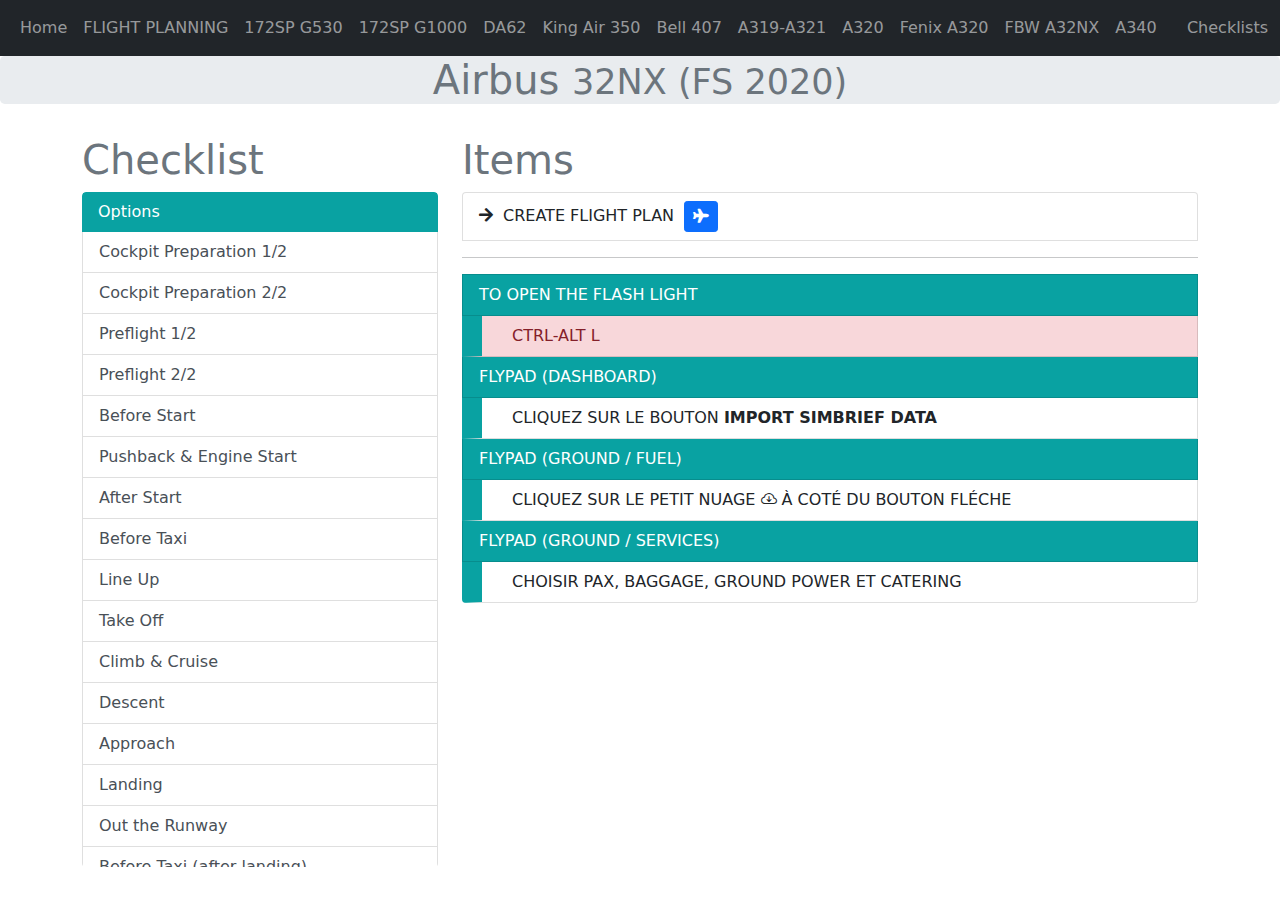
<file: airbus32NX.html>
<!doctype html>
    <html lang="en">
    <head>
        <title>Checklists pour MSFS 2020</title>
        <meta charset="UTF-8">
        <meta name="Content-Type" content="UTF-8">
        <meta name="Content-Language" content="fr">
        <meta name="Author" content="Coussini">
        <meta name="Viewport" content="width=device-width, initial-scale=1">
        <link rel="stylesheet" href="css/bootstrap.min.css">
        <link rel="stylesheet" href="https://use.fontawesome.com/releases/v5.7.0/css/all.css">	
        <link rel="stylesheet" href="https://cdn.jsdelivr.net/npm/bootstrap-icons@1.7.2/font/bootstrap-icons.css">        
        <link rel="stylesheet" href="css/style.css">
        <script src="js/bootstrap.bundle.min.js"></script>
        <script src="js/jquery.min.js"></script>
    </head>
    <body>
        <!--Navigation bar-->
        <div id="nav-placeholder">
        </div>
        <script>
            $("#nav-placeholder").load("nav.html");
        </script>
        <!--end of Navigation bar-->
        <div class="jumbotron jumbotron-fluid">
            <div class="container">
                <h1 class="text-center text-muted">Airbus <small>32NX (FS 2020)</small></h1>
            </div>
        </div>
        <!--Copier le modèle vierge ici-->	
        <div class="container">
            <div class="row">
                <div class="col-4">
                    <h1 class="text-muted">Checklist</h1>
                    <div class="list-group defile" id="list-tab">
                        <a class="list-group-item list-group-item-action active" data-bs-toggle="list" href="#list-option">Options</a>
                        <a class="list-group-item list-group-item-action" data-bs-toggle="list" href="#list-cockpit-prepar1">Cockpit Preparation 1/2</a>
                        <a class="list-group-item list-group-item-action" data-bs-toggle="list" href="#list-cockpit-prepar2">Cockpit Preparation 2/2</a>
                        <a class="list-group-item list-group-item-action" data-bs-toggle="list" href="#list-cockpit-preflight1">Preflight 1/2</a>
                        <a class="list-group-item list-group-item-action" data-bs-toggle="list" href="#list-cockpit-preflight2">Preflight 2/2</a>
                        <a class="list-group-item list-group-item-action" data-bs-toggle="list" href="#list-before-start">Before Start</a>
                        <a class="list-group-item list-group-item-action" data-bs-toggle="list" href="#list-pushback-engine-start">Pushback & Engine Start</a>
                        <a class="list-group-item list-group-item-action" data-bs-toggle="list" href="#list-after-start">After Start</a>
                        <a class="list-group-item list-group-item-action" data-bs-toggle="list" href="#list-before-taxi">Before Taxi</a>
                        <a class="list-group-item list-group-item-action" data-bs-toggle="list" href="#list-lineup">Line Up</a>
                        <a class="list-group-item list-group-item-action" data-bs-toggle="list" href="#list-take-off">Take Off</a>
                        <a class="list-group-item list-group-item-action" data-bs-toggle="list" href="#list-climb-cruise">Climb & Cruise</a>
                        <a class="list-group-item list-group-item-action" data-bs-toggle="list" href="#list-descent">Descent</a>
                        <a class="list-group-item list-group-item-action" data-bs-toggle="list" href="#list-approach">Approach</a>
                        <a class="list-group-item list-group-item-action" data-bs-toggle="list" href="#list-landing">Landing</a>
                        <a class="list-group-item list-group-item-action" data-bs-toggle="list" href="#list-out-the-runway">Out the Runway</a>
                        <a class="list-group-item list-group-item-action" data-bs-toggle="list" href="#list-before-taxi">Before Taxi (after landing)</a>
                        <a class="list-group-item list-group-item-action" data-bs-toggle="list" href="#list-parking">Parking</a>
                        <a class="list-group-item list-group-item-action" data-bs-toggle="list" href="#list-securing">Securing Aircraft</a>
                    </div>
                </div>
                <div class="col-8">
                    <h1 class="text-muted">Items</h1>
                    <div class="tab-content" id="nav-tabContent">
                        <div class="tab-pane active show" id="list-option">
                            <ul class="list-group">
                                <li class="list-group-item titre-sans-element-primaire">CREATE FLIGHT PLAN<button type="button" class="btn btn-primary btn-sm" data-bs-toggle="modal" data-bs-target="#modal-flight-plan"><i class="fas fa-plane"></i></button></li>
                                <hr>
                                <li class="list-group-item titre-et-element-primaire">TO OPEN THE FLASH LIGHT</li>
                                <li class="list-group-item element-primaire list-group-item-danger">CTRL-ALT L</li>
                                <li class="list-group-item titre-et-element-primaire">FLYPAD (DASHBOARD)</li>
                                <li class="list-group-item element-primaire">CLIQUEZ SUR LE BOUTON <strong>IMPORT SIMBRIEF DATA</strong></li>
                                <li class="list-group-item titre-et-element-primaire">FLYPAD (GROUND / FUEL)</li>
                                <li class="list-group-item element-primaire">CLIQUEZ SUR LE PETIT NUAGE <i class="bi-cloud-arrow-down"></i> À COTÉ DU BOUTON FLÉCHE</li>
                                <li class="list-group-item titre-et-element-primaire">FLYPAD (GROUND / SERVICES)</li>
                                <li class="list-group-item element-primaire">CHOISIR PAX, BAGGAGE, GROUND POWER ET CATERING</li>
                            </ul>
                        </div>
                        <div class="tab-pane" id="list-cockpit-prepar1">
                            <ul class="list-group">
                                <li class="list-group-item titre-et-element-primaire">PEDESTAL (optionnal)</li>
                                <li class="list-group-item element-primaire">WEATHER RADAR (SYS) & (PWS) <kbd>OFF</kbd></li>
                                <li class="list-group-item element-primaire">IGNITION SELECTOR <kbd>NORMAL</kbd></li>
                                <li class="list-group-item element-primaire">ENGINE MASTER 1 & 2 <kbd>OFF</kbd></li>
                                <li class="list-group-item element-primaire list-group-item-danger">THROTTLE LEVERS <kbd>IDLE</kbd></li>
                                <li class="list-group-item element-primaire">LANDING GEAR <kbd>DOWN</kbd></li>
                                <li class="list-group-item element-primaire list-group-item-danger">PARKING BRAKE <kbd>SET</kbd></li>
                                <li class="list-group-item titre-et-element-primaire">OVERHEAD</li>
                                <li class="list-group-item element-primaire">EXTERIOR POWER	<kbd>ON</kbd></li>
                                <li class="list-group-item element-primaire">BATTERY 1 & 2  <kbd>ON</kbd></li>
                                <hr>
                                <li class="list-group-item titre-et-element-primaire">INSTRUMENT PANEL (LIGHTS)</li>
                                <li class="list-group-item element-primaire">CPT PFD & ND <kbd>BRT</kbd></li>
                                <li class="list-group-item element-primaire">CO-PI PFD & ND <kbd>BRT</kbd></li>
                                <li class="list-group-item element-primaire">ECAM UPPER AND LOWER <kbd>BRT</kbd></li>
                                <li class="list-group-item element-primaire">MCDU LEFT & RIGHT <kbd>BRT</kbd></li>
                                <li class="list-group-item titre-et-element-primaire">(COVID)-OVERHEAD</li>
                                <li class="list-group-item element-primaire">PACK 1 & 2  <kbd>OFF</kbd></li>
                                <li class="list-group-item element-primaire">APU MASTER <kbd>ON</kbd></li>
                                <li class="list-group-item element-primaire">APU START <kbd>ON</kbd></li>
                                <li class="list-group-item element-primaire"><i class="fas fa-circle-notch fa-spin"></i>&nbsp;&nbsp;("WAIT UNTIL AVAIL (ECAM APU)")</li>
                                <li class="list-group-item element-primaire list-group-item-danger">EXTERIOR POWER <kbd>OFF</kbd></li>
                                <li class="list-group-item element-primaire list-group-item-danger">APU BLEED <kbd>ON</kbd></li>
                                <li class="list-group-item element-primaire">PACK 1 & 2 <kbd>ON</kbd> (NO LIGHT)</li>
                            </ul>
                        </div>
                        <div class="tab-pane" id="list-cockpit-prepar2">
                            <ul class="list-group">
                                <li class="list-group-item titre-et-element-primaire">OVERHEAD LEFT (BOTTOM TO TOP)</li>
                                <li class="list-group-item element-primaire">CREW SUPPLY <kbd>OFF</kbd></li>
                                <li class="list-group-item element-primaire">GND CTL <kbd>ON</kbd></li>
                                <li class="list-group-item element-primaire">IR1 & IR2 & IR3 <kbd>NAV</kbd></li>
                                <li class="list-group-item titre-et-element-primaire">OVERHEAD CENTER (BOTTOM TO TOP)</li>
                                <li class="list-group-item element-primaire element-lumiere">NAV & LOGO <kbd>1</kbd></li>
                                <li class="list-group-item element-primaire element-lumiere">STROBE <kbd>AUTO</kbd></li>
                                <li class="list-group-item element-primaire">OVHD INTEG LIGHT	<kbd>BRT</kbd></li>
                                <li class="list-group-item element-primaire">DOME LIGHT	<kbd>BRT</kbd></li>
                                <li class="list-group-item element-primaire">ANN LT	<kbd>TEST</kbd></li>
                                <li class="list-group-item element-primaire">APU FIRE <kbd>TEST</kbd></li>
                                <li class="list-group-item titre-et-element-primaire">ECAM SYSTEM CHECK</li>
                                <li class="list-group-item element-primaire">HYD <kbd>PRESS</kbd> (CHECK HYDRAULIC LEVEL)</li>
                                <li class="list-group-item element-primaire">ENG <kbd>PRESS</kbd> (CHECK OIL LEVEL)</li>
                                <li class="list-group-item element-primaire">DOOR <kbd>PRESS</kbd> (OXYGEN LEVEL MUST BE GREEN)</li>
                                <li class="list-group-item titre-sans-element-primaire">DOING WALK AROUND CHECK</li>
                            </ul>
                        </div>
                        <div class="tab-pane" id="list-cockpit-preflight1">
                            <ul class="list-group">
                                <li class="list-group-item titre-et-element-primaire">IMPORTING & INSERTING FLIGHT PLAN USING MCDU (FMC)</li>
                                <li class="list-group-item element-primaire">IMPORTING DATA INTO MCDU (SIMBRIEF)<button type="button" class="btn btn-primary btn-sm" data-bs-toggle="modal" data-bs-target="#modal-importing-simbrief-into-mcdu-FBW"><i class="fas fa-keyboard"></i></button></li>
                                <li class="list-group-item element-primaire">INSERTING MCDU <kbd>DATA</kbd><button type="button" class="btn btn-primary btn-sm" data-bs-toggle="modal" data-bs-target="#modal-enter-mcdu-data"><i class="fas fa-keyboard"></i></button></li>
                                <li class="list-group-item element-primaire">INSERTING MCDU <kbd>INIT</kbd> <kbd>A</kbd><button type="button" class="btn btn-primary btn-sm" data-bs-toggle="modal" data-bs-target="#modal-enter-mcdu-inita"><i class="fas fa-keyboard"></i></button></li>
                                <li class="list-group-item element-primaire">INSERTING MCDU <kbd>F-PLN</kbd> DEPARTURE (SIMBRIEF)<button type="button" class="btn btn-primary btn-sm" data-bs-toggle="modal" data-bs-target="#modal-enter-mcdu-fpln-departure"><i class="fas fa-keyboard"></i></button></li>
                                <li class="list-group-item element-primaire">INSERTING MCDU <kbd>F-PLN</kbd> WAYPOINTS<button type="button" class="btn btn-primary btn-sm" data-bs-toggle="modal" data-bs-target="#modal-enter-mcdu-fpln-waypoints"><i class="fas fa-keyboard"></i></button></li>
                                <li class="list-group-item element-primaire">INSERTING MCDU <kbd>F-PLN</kbd> AIRWAYS<button type="button" class="btn btn-primary btn-sm" data-bs-toggle="modal" data-bs-target="#modal-enter-mcdu-fpln-airways"><i class="fas fa-keyboard"></i></button></li>
                                <li class="list-group-item element-primaire">INSERTING MCDU <kbd>F-PLN</kbd> ARRIVAL (SIMBRIEF)<button type="button" class="btn btn-primary btn-sm" data-bs-toggle="modal" data-bs-target="#modal-enter-mcdu-fpln-arrival"><i class="fas fa-keyboard"></i></button> <span class="tresimportant">(BYPASS FOR ANY LONG TRIP)</span></li>
                                <li class="list-group-item element-primaire">INSERTING MCDU <kbd>F-PLN</kbd> VALIDATION<button type="button" class="btn btn-primary btn-sm" data-bs-toggle="modal" data-bs-target="#modal-enter-mcdu-fpln-validation"><i class="fas fa-keyboard"></i></button></li>
                                <li class="list-group-item element-primaire">INSERTING MCDU <kbd>SEC F-PLN</kbd> COPY PRIMARY F-PLN<strong> NOT WORKING IN FBW</strong><button type="button" class="btn btn-primary btn-sm" data-bs-toggle="modal" data-bs-target="#modal-enter-mcdu-secfpln"><i class="fas fa-keyboard"></i></button></li>
                                <li class="list-group-item element-primaire">INSERTING MCDU <kbd>RAD NAV</kbd><button type="button" class="btn btn-primary btn-sm" data-bs-toggle="modal" data-bs-target="#modal-enter-mcdu-radnav"><i class="fas fa-keyboard"></i></button></li>
                                <li class="list-group-item element-primaire">INSERTING MCDU <kbd>INIT</kbd> <kbd>B</kbd> (SIMBRIEF)<button type="button" class="btn btn-primary btn-sm" data-bs-toggle="modal" data-bs-target="#modal-enter-mcdu-initb"><i class="fas fa-keyboard"></i></button></li>
                                <li class="list-group-item element-primaire">INSERTING MCDU <kbd>PROG</kbd><button type="button" class="btn btn-primary btn-sm" data-bs-toggle="modal" data-bs-target="#modal-enter-mcdu-prog"><i class="fas fa-keyboard"></i></button></li>
                                <li class="list-group-item element-primaire">INSERTING MCDU <kbd>PERF</kbd><button type="button" class="btn btn-primary btn-sm" data-bs-toggle="modal" data-bs-target="#modal-enter-mcdu-perf"><i class="fas fa-keyboard"></i></button></li>
                            </ul>
                        </div>
                        <div class="tab-pane" id="list-cockpit-preflight2">
                            <ul class="list-group">
                                <li class="list-group-item">SEATBELTS <kbd>ON</kbd></li>
                                <li class="list-group-item">NO SMOKING <kbd>AUTO</kbd></li>
                                <li class="list-group-item">EMER EXIT LT <kbd>ARM</kbd> (1 clic)</li>
                                <li class="list-group-item">FUEL PUMPS (6) <kbd>ON</kbd></li>
                            </ul>
                        </div>
                        <div class="tab-pane" id="list-before-start">
                            <ul class="list-group">

                                <li class="list-group-item titre-sans-element-primaire">IN AVITAB, SEARCH FOR THE DEPARTURE AIRPORT ATIS FREQ</li>
                                <li class="list-group-item">ATIS FREQ ON RADIO  <kbd>SET</kbd></li>
                                <li class="list-group-item">BARO DEPARTURE <kbd>SET</kbd></li>
                                <li class="list-group-item">VHF1 BUTTON <kbd>OFF</kbd> (NO WHITE)</li>
                                <hr>
                                <li class="list-group-item">ALTITUDE <kbd>SET</kbd></li>
                                <li class="list-group-item">FCU MODE SELECT <kbd>ARC</kbd></li>
                                <li class="list-group-item">FCU ZOOM SELECT <kbd>20</kbd></li>
                                <li class="list-group-item">TERR ON ND <kbd>ON</kbd></li>
                                <li class="list-group-item">TRANSPONDER MODE <kbd>AUTO</kbd></li>
                                <li class="list-group-item">ENTER SQUAT NUMBER <kbd>1577</kbd></li>
                                <li class="list-group-item">TCAS <kbd>ABV</kbd></li>
                                <li class="list-group-item element-lumiere">BEACON <kbd>ON</kbd></li>
                                <hr>
                                <li class="list-group-item titre-et-element-primaire">FLYPAD (GROUND)</li>
                                <li class="list-group-item element-primaire">FERMER LES PAX, BAGGAGE, EXT. POWER ET CATERING</li>
                                <li class="list-group-item titre-sans-element-primaire">CHECK THAT ALL DOORS ARE CLOSE</li>                            </ul>
                        </div>
                        <div class="tab-pane" id="list-pushback-engine-start">
                            <ul class="list-group">
                                <li class="list-group-item titre-et-element-primaire">BETTER PUSHBACK</li>
                                <li class="list-group-item element-primaire">PRE-PLAN <kbd>EXECUTE</kbd></li>
                                <li class="list-group-item element-primaire">PUSHBACK <kbd>START</kbd></li>
                                <hr>
                                <li class="list-group-item titre-et-element-primaire">ENGINE START</li>
                                <li class="list-group-item element-primaire">ENGINE MODE <kbd>START</kbd></li>
                                <li class="list-group-item element-primaire list-group-item-danger">ENGINE 1 <kbd>START</kbd></li>
                                <li class="list-group-item element-primaire">CHRONO <kbd>START</kbd></li>
                                <li class="list-group-item element-primaire"><i class="fas fa-circle-notch fa-spin"></i>&nbsp;&nbsp;("WAIT UNTIL ENGINE 1 N1 AVAILABLE ")</li>
                                <li class="list-group-item element-primaire">CHRONO <kbd>STOP</kbd></li>
                                <li class="list-group-item element-primaire list-group-item-danger">ENGINE 2 <kbd>START</kbd></li>
                                <li class="list-group-item element-primaire">CHRONO <kbd>START</kbd></li>
                                <li class="list-group-item element-primaire"><i class="fas fa-circle-notch fa-spin"></i>&nbsp;&nbsp;("WAIT UNTIL ENGINE 2 N1 AVAILABLE ")</li>
                                <li class="list-group-item element-primaire">CHRONO <kbd>STOP</kbd></li>
                            </ul>
                        </div>
                        <div class="tab-pane" id="list-after-start">
                            <ul class="list-group">
                                <li class="list-group-item">ENGINE MODE <kbd>NORM</kbd></li>
                                <li class="list-group-item">GROUND SPOILER <kbd>ARM</kbd></li>
                                <li class="list-group-item">RUD TRIM <kbd>RESET</kbd></li>
                                <li class="list-group-item">FLAPS <kbd>SET FOR TAKOFF</kbd></li>
                                <li class="list-group-item">TRIM <kbd>SET FOR TAKOFF</kbd></li>
                                <li class="list-group-item">APU BLEED <kbd>OFF</kbd></li>
                                <li class="list-group-item">APU MASTER <kbd>OFF</kbd></li>
                            </ul>
                        </div>
                        <div class="tab-pane" id="list-before-taxi">
                            <ul class="list-group">
                                <li class="list-group-item element-lumiere">RUNWAY TURN <kbd>ON</kbd></li>
                                <li class="list-group-item element-lumiere">NOSE LIGHT <kbd>TAXI</kbd></li>
                                <li class="list-group-item element-lumiere">WING <kbd>ON</kbd></li>
                                <li class="list-group-item titre-sans-element-primaire">TAXING RUNWAY <kbd>20 KNOTS</kbd></li>
                            </ul>
                        </div>
                        <div class="tab-pane" id="list-lineup">
                            <ul class="list-group">
                                <li class="list-group-item titre-et-element-primaire">ECAM F/CTL MENU</li>
                                <li class="list-group-item element-primaire">FLIGHT CONTROL <kbd>CHECK</kbd></li>
                                <li class="list-group-item">RADAR <kbd>ON</kbd></li>
                                <li class="list-group-item">WINDSHIELD <kbd>ON</kbd></li>
                                <li class="list-group-item">TCAS <kbd>TA/RA</kbd></li>
                                <li class="list-group-item">AUTO BRAKE <kbd>MAX</kbd></li>
                                <li class="list-group-item">CALL FWD (OVERHEAD) <kbd>PUSH</kbd> (CLEAR CONFIGURATION STATUS ECAM)</li>
                                <li class="list-group-item">TEST T.O CONFIG <kbd>PUSH</kbd></li>
                                <li class="list-group-item element-lumiere">LAND <kbd>ON</kbd></li>
                                <li class="list-group-item element-lumiere">NOSE <kbd>T.O.</kbd></li>
                            </ul>
                        </div>
                        <div class="tab-pane" id="list-take-off">
                            <ul class="list-group">
                                <li class="list-group-item list-group-item-danger">PARKING BRAKE <kbd>SET</kbd></li>
                                <li class="list-group-item">CHRONO <kbd>START</kbd></li>
                                <li class="list-group-item">THROTTLE N1 <kbd>50%</kbd></li>
                                <li class="list-group-item">PARKING BRAKE <kbd>RELEASE</kbd></li>
                                <li class="list-group-item">THROTTLE N1 <kbd>FLEX/TOGA</kbd></li>
                                <li class="list-group-item titre-sans-element-primaire important">JOYSTICK DOWN UNTIL 80KTS; NEUTRAL AT 100KTS</li>
                                <hr>
                                <li class="list-group-item titre-et-element-primaire">VR - POSITIVE RATE</li>
                                <li class="list-group-item element-primaire">LANDING GEAR <kbd>UP</kbd></li>
                                <li class="list-group-item element-primaire">GROUND SPOILER <kbd>DISARMED</kbd></li>
                                <li class="list-group-item titre-et-element-primaire">FOLLOW FLIGHT DIRECTOR</li>
                                <li class="list-group-item element-primaire">PFD "LVR CLB" <kbd>THROTTLE LEVERS CLB</kbd></li>
                                <li class="list-group-item element-primaire"><kbd class="pfd-airspeed">-F</kbd> FLAPS <kbd>UP</kbd></li>
                                <li class="list-group-item element-primaire"><kbd class="pfd-airspeed">-S</kbd> FLAPS <kbd>RETRACT</kbd></li>
                                <hr>
                                <li class="list-group-item list-group-item-danger">FCU AP1 <kbd>ON</kbd> ONLY WHEN THR ON CLB</li>
                                <li class="list-group-item">ECAM CRUISE (TAT) -> 10°C (CLOUDY) <kbd>ENG ICE ON</kbd></li>
                                <li class="list-group-item element-lumiere">RUNWAY TURN <kbd>OFF</kbd></li>
                                <li class="list-group-item element-lumiere">NOSE LIGHT <kbd>OFF</kbd></li>
                            </ul>
                        </div>
                        <div class="tab-pane" id="list-climb-cruise">
                            <ul class="list-group">
                                <li class="list-group-item titre-et-element-primaire">GENERAL RULES (PASSING 10000 FT)</li>
                                <li class="list-group-item element-primaire element-lumiere">LAND <kbd>OFF</kbd> (1 clic)</li>
                                <li class="list-group-item element-primaire">SEATBELTS <kbd>OFF</kbd></li>
                                <li class="list-group-item titre-et-element-primaire">QNH FLASHING (PASSING TRANSITION ALT)</li>
                                <li class="list-group-item element-primaire">BARO <kbd>PULL</kbd> TO STD (flèche vers la bas)</li>
                                <li class="list-group-item titre-et-element-primaire">CRUISING</li>
                                <li class="list-group-item element-primaire list-group-item-danger">TCAS <kbd>N</kbd></li>
                                <hr>
                                <li class="list-group-item titre-et-element-primaire">FIND THE ALTITUDE ILS POINT (WAYPOINT) & DETERMINE T.O.D</li>
                                <li class="list-group-item element-primaire">CLICK TWICE <kbd>F-PLN</kbd> </li>
                                <li class="list-group-item element-primaire">CLICK MDCU L1 BUTTON</li>
                                <li class="list-group-item element-primaire">CLICK MDCU FIX INFO</li>
                                <li class="list-group-item element-primaire">TYPE THE REFERENCE WAYPOINT AND CLICK L1</li>
                                <li class="list-group-item element-primaire">TYPE RADIUS AGAINST CALCULATOR FLYPAD (TOD)</li>
                                <hr>
                                <li class="list-group-item titre-et-element-primaire">60 NM before T/D</li>
                                <li class="list-group-item element-primaire list-group-item-danger">CRUISE PAGE <kbd>PROG</kbd><button type="button" class="btn btn-primary btn-sm" data-bs-toggle="modal" data-bs-target="#modal-enter-mcdu-prog"><i class="fas fa-keyboard"></i></button></li>
                                <li class="list-group-item element-primaire titre-sans-element-primaire">IN AVITAB, SEARCH FOR THE ARRIVAL AIRPORT ATIS FREQ</li>
                                <li class="list-group-item element-primaire titre-sans-element-primaire">IF ATIS NOT AVAILABLE, USE AVITAB WEATHER DATA</li>
                                <li class="list-group-item element-primaire">CHECK & REVIEW <kbd>APPROACH CHARTS</kbd></li>
                                <li class="list-group-item element-primaire">INSERTING MCDU (APPR PAGE) <kbd>PERF</kbd><button type="button" class="btn btn-primary btn-sm" data-bs-toggle="modal" data-bs-target="#modal-enter-mcdu-perf"><i class="fas fa-keyboard"></i></button></li>
                                <li class="list-group-item element-primaire list-group-item-danger">ALTITUDE ARRIVAL <kbd>SET</kbd></li>
                            </ul>
                        </div>
                        <div class="tab-pane" id="list-descent">
                            <ul class="list-group">
                                <li class="list-group-item titre-et-element-primaire">AT 5 NM FROM THE DESCENT POINT</li>
                                <li class="list-group-item element-primaire">ALTITUDE BUTTON <kbd>PUSH</kbd> (Flèche vers le haut)</li>
                                <li class="list-group-item element-primaire list-group-item-danger">TCAS <kbd>BLW</kbd></li>
                                <hr>
                                <li class="list-group-item titre-et-element-primaire">GENERAL RULES (PASSING 10000 FT)</li>
                                <li class="list-group-item element-primaire element-lumiere">LAND <kbd>ON</kbd> (3 clic)</li>
                                <li class="list-group-item element-primaire">SEATBELTS <kbd>ON</kbd></li>
                                <li class="list-group-item element-primaire">AUTO/BRAKE <kbd>LOW or MED</kbd></li>
                                <li class="list-group-item element-primaire">FCU "LS" <kbd>ON</kbd> (AS REQUIRED)</li>
                                <hr>
                                <li class="list-group-item titre-et-element-primaire">STD FLASHING (PASSING TRANSITION ALT)</li>
                                <li class="list-group-item element-primaire">BARO <kbd>PUSH</kbd> TO SET (flèche vers le haut)</li>
                                <li class="list-group-item element-primaire titre-sans-element-primaire">IF ATIS NOT AVAILABLE, USE AVITAB WEATHER DATA</li>
                                <li class="list-group-item element-primaire">BARO ARRIVAL <kbd>SET</kbd></li>
                                <hr>

                            </ul>
                        </div>
                        <div class="tab-pane" id="list-approach">
                            <ul class="list-group">
                                <li class="list-group-item titre-et-element-primaire">AFTER DECEL WAYPOINT</li>
                                <li class="list-group-item element-primaire">GROUND SPOILER <kbd>SET</kbd> (IF FASTER THAN 230 KNOTS)</li>
                                <hr>
                                <li class="list-group-item titre-et-element-primaire">GREEN DOT (PFD)</li>
                                <li class="list-group-item element-primaire">FLAPS <kbd>1</kbd></li>
                                <li class="list-group-item titre-et-element-primaire">RUNWAY IN LINE</li>
                                <li class="list-group-item element-primaire">FCU APPR <kbd>ON</kbd></li>
                                <li class="list-group-item element-primaire">FCU AP2 <kbd>ON</kbd></li>
                                <li class="list-group-item titre-et-element-primaire">S-SPEED (PFD)</li>
                                <li class="list-group-item element-primaire">FLAPS <kbd>2</kbd></li>
                                <li class="list-group-item element-primaire">LANDING GEAR <kbd>DOWN</kbd></li>
                                <li class="list-group-item element-primaire">GROUND SPOILER <kbd>ARMED</kbd></li>
                                <li class="list-group-item element-primaire element-lumiere">NOSE LIGHT <kbd>T.O</kbd></li>
                                <li class="list-group-item titre-et-element-primaire">F-SPEED (PFD)</li>
                                <li class="list-group-item element-primaire">FLAPS <kbd>3</kbd></li>
                                <li class="list-group-item element-primaire">FLAPS <kbd>FULL</kbd></li>
                            </ul>
                        </div>
                        <div class="tab-pane" id="list-landing">
                            <ul class="list-group">
                                <li class="list-group-item titre-et-element-primaire">PASSING 400 FEET</li>
                                <li class="list-group-item element-primaire">AUTOPILOT <kbd>DISCONNECT</kbd></li>
                                <hr>
                                <li class="list-group-item titre-et-element-primaire">"RETARD RETARD"</li>
                                <li class="list-group-item element-primaire">THROTTLE LEVERS <kbd>IDLE</kbd></li>
                                <li class="list-group-item element-primaire">REVERSE <kbd>FULL</kbd></li>
                                <li class="list-group-item element-primaire">BRAKES <kbd>AS REQUIRED</kbd></li>
                                <hr>
                                <li class="list-group-item titre-et-element-primaire">"AT 70 KTS"</li>
                                <li class="list-group-item element-primaire">REVERSE <kbd>IDLE</kbd></li>
                            </ul>
                        </div>
                        <div class="tab-pane" id="list-out-the-runway">
                            <ul class="list-group">
                                <li class="list-group-item">WEATHER RADAR (SYS) & (PWS) <kbd>OFF</kbd></li>
                                <li class="list-group-item">GROUND SPOILER <kbd>DISARMED</kbd></li>
                                <li class="list-group-item">FLAPS <kbd>UP</kbd></li>
                                <li class="list-group-item">TCAS <kbd>N</kbd></li>
                                <li class="list-group-item element-lumiere">LAND <kbd>OFF</kbd></li>
                                <li class="list-group-item list-group-item-danger">APU MASTER <kbd>ON</kbd></li>
                                <li class="list-group-item list-group-item-danger"><i class="fas fa-circle-notch fa-spin"></i>&nbsp;&nbsp;("WAIT UNTIL FLAPS OPEN (ECAM APU)")</li>
                                <li class="list-group-item list-group-item-danger">APU START <kbd>ON</kbd></li>
                            </ul>
                        </div>
                        <div class="tab-pane" id="list-parking">
                            <ul class="list-group">
                                <li class="list-group-item titre-et-element-primaire">WHEEL VIEW (PARKING HELP)</li>
                                <li class="list-group-item element-primaire">Pass to outside view and type <kbd>CTR SHIFT 4</kbd></li>
                                <hr>
                                <li class="list-group-item list-group-item-danger">PARKING BRAKE <kbd>SET</kbd></li>
                                <li class="list-group-item">APU BLEED <kbd>ON</kbd></li>
                                <li class="list-group-item">ENGINE 1 <kbd>OFF</kbd></li>
                                <li class="list-group-item">ENGINE 2 <kbd>OFF</kbd></li>
                                <li class="list-group-item">TCAS <kbd>STBY</kbd></li>
                                <li class="list-group-item element-lumiere">STROBE <kbd>OFF</kbd></li>
                                <li class="list-group-item element-lumiere">BEACON <kbd>OFF</kbd></li>
                                <li class="list-group-item element-lumiere">WING <kbd>OFF</kbd></li>
                                <li class="list-group-item element-lumiere">RUNWAY TURN <kbd>OFF</kbd></li>
                                <li class="list-group-item element-lumiere">NOSE LIGHT <kbd>OFF</kbd></li>
                                <li class="list-group-item">SEATBELTS <kbd>OFF</kbd></li>
                                <li class="list-group-item">FUEL PUMPS (6) <kbd>OFF</kbd></li>
                                <li class="list-group-item">IR1 & IR2 & IR3 <kbd>OFF</kbd></li>
                            </ul>
                        </div>
                        <div class="tab-pane" id="list-securing">
                            <ul class="list-group">
                                <li class="list-group-item titre-et-element-primaire">FLYPAD (GROUND)</li>
                                <li class="list-group-item element-primaire">CHOISIR PAX, BAGGAGE, EXT. POWER ET CATERING</li>
                                <hr>
                                <li class="list-group-item element-lumiere">NAV & LOGO <kbd>OFF</kbd></li>
                                <li class="list-group-item">NO SMOKING <kbd>OFF</kbd></li>
                                <li class="list-group-item">EMER EXIT LT <kbd>OFF</kbd></li>
                                <hr>
                                <li class="list-group-item titre-et-element-primaire"> WHEN PASSENGER ARE GONES</li>
                                <li class="list-group-item element-primaire">APU BLEED <kbd>OFF</kbd></li>
                                <li class="list-group-item element-primaire">APU MASTER <kbd>OFF</kbd></li>
                                <li class="list-group-item element-primaire">APU START <kbd>OFF</kbd></li>
                                <li class="list-group-item element-primaire">BATTERY 1 & 2 <kbd>OFF</kbd></li>
                            </ul>
                        </div>
                    </div>
                </div>
            </div>    
        </div>    
        <!-- 	modal flight plan here -->						
        <div class="modal" id="modal-flight-plan" tabindex="-1">
            <div class="modal-dialog modal-dialog-centered modal-dialog-scrollable">
                <div class="modal-content">
                    <div class="modal-header">
                        <h5 class="modal-title">CREATE FLIGHT PLAN</h5>
                    </div>
                    <div class="modal-body">
                        <ul class="list-group">
                            <li class="list-group-item titre-fonce">SIMBRIEF (Desktop)</li>
                            <li class="list-group-item">Créé un vol; Générer le plan de vol;</li>
                            <li class="list-group-item">À la page 2 du document PDF preview, copier le « routing »</li>
                            <li class="list-group-item titre-fonce">LITTLE NAVMAP (Desktop)</li>
                            <li class="list-group-item">Choisir l’option nouveau plan de vol à partir de la description de l’itinéraire</li>
                            <li class="list-group-item">Enlever les références de pistes (genre "/24r")</li>
                            <li class="list-group-item">Cliquez sur lire la description de l’itinéraire</li>
                            <li class="list-group-item">Cliquez sur créer un plan de vol</li>
                            <li class="list-group-item">Dans la planification de vol, cliquez sur les aéroports pour ajouter les sid ou les star ou les procédures d’approche selon le cas.</li>
                            <li class="list-group-item">Cliquez sur l’icône correspondant au profil d’élévation du plan de vol pour l’<span class="important">ALTITUDE SÉCURITAIRE</span> à utiliser pour ce vol (la ligne rouge de ce graphique indique le niveau à respecter)</li>
                        </ul>
                    </div>
                    <div class="modal-footer">
                        <button type="button" class="btn btn-secondary" data-bs-dismiss="modal">Close</button>
                    </div>
                </div>
            </div>
        </div>
        <!-- 	modal insert MCDU FBW -->						
        <div class="modal" id="modal-importing-simbrief-into-mcdu-FBW" tabindex="-1">
            <div class="modal-dialog modal-dialog-centered modal-dialog-scrollable modal-lg">
                <div class="modal-content">
                    <div class="modal-header">
                        <h5 class="modal-title">IMPORTING SIMBRIEF INTO MCDU (FOR FBW)</h5>
                    </div>
                    <div class="modal-body">
                        <ul class="list-group">
                            <li class="list-group-item titre-et-element-primaire">IMPORTATION DU PLAN DE VOL DE SIMBRIEF VIA LE MDCU</li>
                            <li class="list-group-item">Cliquez sur le bouton <kbd>MCDU</kbd></li>
                            <li class="list-group-item">Cliquez sur le bouton à gauche de ATSU</li>
                            <li class="list-group-item">Cliquez sur le bouton à droite de AOC MENU</li>
                            <li class="list-group-item">Cliquez sur le bouton à gauche de INIT/PRESS</li>
                            <li class="list-group-item">Cliquez sur le bouton à droite de INIT DATA REQ*</li>
                            <li class="list-group-item">Cliquez sur le bouton <kbd>INIT</kbd> <kbd>A</kbd></li>
                            <li class="list-group-item">Cliquez sur le bouton à droite de INIT REQUEST* <span class="tresimportant">  Si pas présent, re-initialiser départ/arrivée</span></li>
                            <li class="list-group-item titre-et-element-primaire">INITIALISER LES IRS</li>
                            <li class="list-group-item">Cliquez sur le bouton à droite de IRS INIT</li>
                            <li class="list-group-item">Cliquez sur le bouton à droite de ALIGN ON REF</li>
                            <li class="list-group-item">Cliquez sur le bouton à droite de CONFIRM ALIGN*</li>
                            <li class="list-group-item titre-et-element-primaire">IMPORTATION DES CHARGES SELON SIMBRIEF</li>
                            <li class="list-group-item">Cliquez sur le bouton <kbd>MCDU</kbd></li>
                            <li class="list-group-item">Cliquez sur le bouton à gauche de ATSU</li>
                            <li class="list-group-item">Cliquez sur le bouton à droite de AOC MENU</li>
                            <li class="list-group-item">Cliquez sur le bouton à gauche de W/B</li>
                            <li class="list-group-item">Cliquez sur le bouton à droite de SEND*</li>
                            <li class="list-group-item titre-et-element-primaire">EMBARQUEMENT DES PASSAGERS</li>
                            <li class="list-group-item">Cliquez sur le bouton à droite de START*</li>
                        </ul>
                    </div>
                    <div class="modal-footer">
                        <button type="button" class="btn btn-secondary" data-bs-dismiss="modal">Close</button>
                    </div>
                </div>
            </div>
        </div>
        <!--    modal insert MCDU (DATA) data -->                       
        <div class="modal" id="modal-enter-mcdu-data" tabindex="-1">
            <div class="modal-dialog modal-dialog-centered modal-dialog-scrollable modal-lg">
                <div class="modal-content">
                    <div class="modal-header">
                        <h5 class="modal-title">INSERTING MCDU (DATA)</h5>
                    </div>
                    <div class="modal-body">
                        <ul class="list-group">
                            <li class="list-group-item titre-sans-element-primaire">Ouvrir <strong>SIMBRIEF HELPER</strong></li>
                            <li class="list-group-item list-group-item-danger">Cliquer sur la fenêtre du MCDU du commandant</li>
                            <hr>
                            <li class="list-group-item">Cliquez sur le bouton <kbd>DATA</kbd></li>
                            <li class="list-group-item">Cliquez sur le bouton à gauche de A/C STATUS</li>
                            <li class="list-group-item">Vérifier que le moteur est adhéquat pour le type d'avion</li>
                            <li class="list-group-item">Vérifier que la base Airac active est celle que l'on désire utiliser</li>
                        </ul>
                    </div>
                    <div class="modal-footer">
                        <button type="button" class="btn btn-secondary" data-bs-dismiss="modal">Close</button>
                    </div>
                </div>
            </div>
        </div>
        <!-- 	modal insert MCDU (INIT A) data -->						
        <div class="modal" id="modal-enter-mcdu-inita" tabindex="-1">
            <div class="modal-dialog modal-dialog-centered modal-dialog-scrollable modal-lg">
                <div class="modal-content">
                    <div class="modal-header">
                        <h5 class="modal-title">INSERTING MCDU (INIT) A</h5>
                    </div>
                    <div class="modal-body">
                        <ul class="list-group">
                            <li class="list-group-item list-group-item-danger">En laissant la souris sur la zone DE LA FENÊTRE du MCDU affiché, on peut saisir des données à l'aide du clavier</li>
                            <hr>
                            <li class="list-group-item">Cliquez sur le bouton <kbd>INIT</kbd></li>
                            <li class="list-group-item"><code>INFO DE LA ROUTE: NO:VOE2266; CI:12; FL STEPS: 0300</code></li>
                            <li class="list-group-item"><code>EXEMPLE DE ROUTE: LFRS/03 LUGE3N LUGEN UM616 TUPAR UM184 CNA UN863 SECHE SECH6T LFBO/32L</code></li>
                            <li class="list-group-item"><code>AÉROPORT ALTERN.: LEBL</code></li>
                            <hr>
                            <li class="list-group-item">Tapez LFRS/LFBO et cliquez sur le bouton à droite de FROM/TO (aéroport de départ / aéroport de destination)</li>
                            <li class="list-group-item">Tapez LEBL et cliquez sur le bouton à gauche de ALTN/CO ROUTE (aéroport alternatif)</li>
                            <li class="list-group-item">Tapez VOE2266 et cliquez sur le bouton à gauche de FLT NBR (numéro de vol)</li>
                            <li class="list-group-item">Tapez 12 et cliquez sur le bouton à gauche de COST INDEX (CI = Cost Index)</li>
                            <li class="list-group-item">Tapez 300 et cliquez sur le bouton à gauche de CRZ FL/TEMP (Altitude de croisière qui est 30,000 pieds)</li>
                            <li class="list-group-item">cliquez sur le bouton à droite de ALIGN IRS (Pour aligner les ADIRS)</li>
                        </ul>
                    </div>
                    <div class="modal-footer">
                        <button type="button" class="btn btn-secondary" data-bs-dismiss="modal">Close</button>
                    </div>
                </div>
            </div>
        </div>
        <!-- 	modal insert MCDU (F-PLN) DEPARTURE data -->						
        <div class="modal" id="modal-enter-mcdu-fpln-departure" tabindex="-1">
            <div class="modal-dialog modal-dialog-centered modal-dialog-scrollable modal-lg">
                <div class="modal-content">
                    <div class="modal-header">
                        <h5 class="modal-title">INSERTING MCDU (F-PLN) DEPARTURE</h5>
                    </div>
                    <div class="modal-body">
                        <ul class="list-group">
                            <li class="list-group-item list-group-item-danger">L'utilisation de la touche <kbd><i class="fas fa-long-arrow-alt-up"></i></kbd> ou <kbd><i class="fas fa-long-arrow-alt-down"></i></kbd> permet la sélection d'élément d'une liste</li>
                            <hr>
                            <li class="list-group-item">Cliquez sur le bouton <kbd>F-PLN</kbd></li>
                            <li class="list-group-item"><code>EXEMPLE DE ROUTE: LFRS/03 LUGE3N LUGEN UM616 TUPAR UM184 CNA UN863 SECHE SECH6T LFBO/32L</code></li>
                            <hr>
                            <li class="list-group-item">cliquez sur le bouton à gauche de LFRS (Pour accéder aux données de départ)</li>
                            <li class="list-group-item">cliquez sur le bouton à gauche de DEPARTURE (Pour accéder aux informations de départ)</li>
                            <li class="list-group-item">Sélectionnez la piste 03 dans la liste des RWY puis cliquez sur le bouton à sa gauche</li>
                            <li class="list-group-item">Sélectionnez LUGE3N dans la liste des SIDS puis cliquez sur le bouton à sa gauche (cliquez NO SID si pas de SID)</li>
                            <li class="list-group-item">cliquez sur le bouton à droite de NONE (aucune transition, sinon choisir une transition)</li>
                            <li class="list-group-item">cliquez sur le bouton à gauche de F-PLN (pour insérer les informations dans un mode temporaire)</li>
                            <li class="list-group-item">cliquez sur le bouton à droite de INSERT* (pour insérer les informations dans le MCDU)</li>
                        </ul>
                    </div>
                    <div class="modal-footer">
                        <button type="button" class="btn btn-secondary" data-bs-dismiss="modal">Close</button>
                    </div>
                </div>
            </div>
        </div>
        <!-- 	modal insert MCDU (F-PLN) WAYPOINTS data -->						
        <div class="modal" id="modal-enter-mcdu-fpln-waypoints" tabindex="-1">
            <div class="modal-dialog modal-dialog-centered modal-dialog-scrollable modal-lg">
                <div class="modal-content">
                    <div class="modal-header">
                        <h5 class="modal-title">INSERTING MCDU (F-PLN) WAYPOINTS</h5>
                    </div>
                    <div class="modal-body">
                        <ul class="list-group">
                            <li class="list-group-item list-group-item-danger">L'utilisation de la touche <kbd><i class="fas fa-long-arrow-alt-up"></i></kbd> ou <kbd><i class="fas fa-long-arrow-alt-down"></i></kbd> permet la sélection d'élément d'une liste</li>
                            <hr>
                            <li class="list-group-item"><code>EXEMPLE DE ROUTE: CYUL/24L DCT BOBKI DCT MELTI DCT TORNI RAGID3 CYYZ/23</code></li>
                            <hr>
                            <li class="list-group-item">Cliquez sur le bouton <kbd>AIR PORT</kbd> (pour accéder au bas du plan de vol)</li>
                            <li class="list-group-item">Tapez BOBKI</li>
                            <li class="list-group-item">cliquez sur le bouton à gauche de F-PLN DISCONTINUITY (Pour insérer des waypoints)</li>
                            <li class="list-group-item">Tapez MELTI</li>
                            <li class="list-group-item">cliquez sur le bouton à gauche de F-PLN DISCONTINUITY (Pour insérer des waypoints)</li>
                            <li class="list-group-item">cliquez sur le bouton à droite de INSERT* (pour insérer les informations dans le MCDU)</li>
                            <li class="list-group-item list-group-item-danger">N.B: Il est bon de sauvegarder à tous les deux insertions</li>
                            <li class="list-group-item">Tapez TORNI</li>
                            <li class="list-group-item">cliquez sur le bouton à gauche de F-PLN DISCONTINUITY (Pour insérer des waypoints)</li>
                            <li class="list-group-item">cliquez sur le bouton à droite de INSERT* (pour insérer les informations dans le MCDU)</li>
                            <hr>
                            <li class="list-group-item titre-et-element-primaire">POUR ENLEVER UN WAYPOINT OU UN ITEM</li>
                            <li class="list-group-item">Appuyez sur le bouton <kbd>CLR</kbd></li>
                            <li class="list-group-item">Ensuite on utilise le bouton à gauche ou à droite d'un waypoint ou d'item pour sa destruction
                            </ul>
                        </div>
                        <div class="modal-footer">
                            <button type="button" class="btn btn-secondary" data-bs-dismiss="modal">Close</button>
                        </div>
                    </div>
                </div>
            </div>
            <!-- 	modal insert MCDU (F-PLN) AIRWAYS data -->						
            <div class="modal" id="modal-enter-mcdu-fpln-airways" tabindex="-1">
                <div class="modal-dialog modal-dialog-centered modal-dialog-scrollable modal-lg">
                    <div class="modal-content">
                        <div class="modal-header">
                            <h5 class="modal-title">INSERTING MCDU (F-PLN) AIRWAYS</h5>
                        </div>
                        <div class="modal-body">
                            <ul class="list-group">
                                <li class="list-group-item list-group-item-danger">L'utilisation de la touche <kbd><i class="fas fa-long-arrow-alt-up"></i></kbd> ou <kbd><i class="fas fa-long-arrow-alt-down"></i></kbd> permet la sélection d'élément d'une liste</li>
                                <hr>
                                <li class="list-group-item"><code>EXEMPLE DE ROUTE: LFRS/03 LUGE3N LUGEN UM616 TUPAR UM184 CNA UN863 SECHE SECH6T LFBO/32L</code></li>
                                <hr>
                                <li class="list-group-item">Cliquez sur le bouton <kbd>AIR PORT</kbd> (pour accéder au bas du plan de vol)</li>
                                <li class="list-group-item">cliquez sur le bouton à gauche de LUGEN (Pour insérer des airways)</li>
                                <li class="list-group-item">Cliquez sur le bouton à droite de AIRWAYS</li>
                                <li class="list-group-item">Tapez UM616 et cliquez sur le bouton à gauche de VIA</li>
                                <li class="list-group-item">Tapez TUPAR et cliquez sur le bouton à droite de TO</li>
                                <li class="list-group-item">Tapez UM184 et cliquez sur le bouton à gauche de VIA</li>
                                <li class="list-group-item">Tapez CNA et cliquez sur le bouton à droite de TO</li>
                                <li class="list-group-item">Tapez UN863 et cliquez sur le bouton à gauche de VIA</li>
                                <li class="list-group-item">Tapez SECHE et cliquez sur le bouton à droite de TO</li>
                                <li class="list-group-item">cliquez sur le bouton à droite de INSERT* (pour insérer les informations dans le MCDU)</li>
                                <hr>
                                <li class="list-group-item titre-et-element-primaire">POUR ENLEVER UN AIRWAYS OU UN ITEM</li>
                                <li class="list-group-item">Appuyez sur le bouton <kbd>CLR</kbd></li>
                                <li class="list-group-item">Ensuite on utilise le bouton à gauche ou à droite d'un airway ou d'item pour sa destruction
                                </ul>
                            </div>
                            <div class="modal-footer">
                                <button type="button" class="btn btn-secondary" data-bs-dismiss="modal">Close</button>
                            </div>
                        </div>
                    </div>
                </div>
                <!-- 	modal insert MCDU (F-PLN) ARRIVAL data -->						
                <div class="modal" id="modal-enter-mcdu-fpln-arrival" tabindex="-1">
                    <div class="modal-dialog modal-dialog-centered modal-dialog-scrollable modal-lg">
                        <div class="modal-content">
                            <div class="modal-header">
                                <h5 class="modal-title">INSERTING MCDU (F-PLN) ARRIVAL</h5>
                            </div>
                            <div class="modal-body">
                                <ul class="list-group">
                                    <li class="list-group-item list-group-item-danger">L'utilisation de la touche <kbd><i class="fas fa-long-arrow-alt-up"></i></kbd> ou <kbd><i class="fas fa-long-arrow-alt-down"></i></kbd> permet la sélection d'élément d'une liste</li>
                                    <hr>
                                    <li class="list-group-item"><code>EXEMPLE DE ROUTE: LFRS/03 LUGE3N LUGEN UM616 TUPAR UM184 CNA UN863 SECHE SECH6T LFBO/32L</code></li>
                                    <hr>
                                    <li class="list-group-item">Cliquez sur le bouton <kbd>AIR PORT</kbd> (pour accéder au bas du plan de vol)</li>
                                    <li class="list-group-item">cliquez sur le bouton à gauche de LFBO (Pour accéder aux données de d'arrivée)</li>
                                    <li class="list-group-item">cliquez sur le bouton à droite de ARRIVAL (Pour accéder aux informations de d'arrivée)</li>
                                    <li class="list-group-item">Sélectionnez l'approche RNV32L dans la liste des APPR puis cliquez sur le bouton à sa gauche</li>
                                    <li class="list-group-item">Sélectionnez la stars SECH6T dans la liste des STARS puis cliquez sur le bouton à sa gauche</li>
                                    <li class="list-group-item">Sélectionnez le vias NO VIA dans la liste des VIAS puis cliquez sur le bouton à sa gauche</li>
                                    <li class="list-group-item">Sélectionnez le trans NONE dans la liste des TRANS puis cliquez sur le bouton à sa gauche  (aucune transition, sinon choisir une transition)</li>
                                    <li class="list-group-item">cliquez sur le bouton à gauche de F-PLN (pour insérer les informations dans un mode temporaire)</li>
                                    <li class="list-group-item">cliquez sur le bouton à droite de INSERT* (pour insérer les informations dans le MCDU)</li>
                                </ul>
                            </div>
                            <div class="modal-footer">
                                <button type="button" class="btn btn-secondary" data-bs-dismiss="modal">Close</button>
                            </div>
                        </div>
                    </div>
                </div>
                <!-- 	modal insert MCDU (F-PLN) VALIDATION data -->						
                <div class="modal" id="modal-enter-mcdu-fpln-validation" tabindex="-1">
                    <div class="modal-dialog modal-dialog-centered modal-dialog-scrollable modal-lg">
                        <div class="modal-content">
                            <div class="modal-header">
                                <h5 class="modal-title">INSERTING MCDU (F-PLN) VALIDATION</h5>
                            </div>
                            <div class="modal-body">
                                <ul class="list-group">
                                    <li class="list-group-item list-group-item-danger">L'utilisation de la touche <kbd><i class="fas fa-long-arrow-alt-up"></i></kbd> ou <kbd><i class="fas fa-long-arrow-alt-down"></i></kbd> permet la sélection d'élément d'une liste</li>
                                    <hr>
                                    <li class="list-group-item"><code>EXEMPLE DE ROUTE: LFRS/03 LUGE3N LUGEN UM616 TUPAR UM184 CNA UN863 SECHE SECH6T LFBO/32L</code></li>
                                    <hr>
                                    <li class="list-group-item">FCU MODE SELECT <kbd>PLAN</kbd></li>
                                    <li class="list-group-item">FCU ZOOM SELECT <kbd>10</kbd></li>
                                    <li class="list-group-item">FCU DISPLAY SELECT <kbd>CSTR</kbd> (CONSTRAINTS)</li>
                                    <hr>
                                    <li class="list-group-item">Cliquez sur le bouton <kbd>F-PLN</kbd> (pour accéder au haut du plan de vol)</li>
                                    <li class="list-group-item">Utilisez la touche <kbd><i class="fas fa-long-arrow-alt-down"></i></kbd> pour afficher le tout premier point de la route</li>
                                    <li class="list-group-item">Utilisez la touche <kbd><i class="fas fa-long-arrow-alt-up"></i></kbd> pour valider chacun des points avec le plan de vol ou les cartes d'aéroport</li>
                                    <li class="list-group-item">Enlevez les points MANUAL ou F-PLN DISCONTINUITY</li>
                                </ul>
                            </div>
                            <div class="modal-footer">
                                <button type="button" class="btn btn-secondary" data-bs-dismiss="modal">Close</button>
                            </div>
                        </div>
                    </div>
                </div>
                <!-- 	modal insert MCDU (SEC F-PLN) data -->						
                <div class="modal" id="modal-enter-mcdu-secfpln" tabindex="-1">
                    <div class="modal-dialog modal-dialog-centered modal-dialog-scrollable modal-lg">
                        <div class="modal-content">
                            <div class="modal-header">
                                <h5 class="modal-title">INSERTING MCDU (SEC F-PLN) COPY</h5>
                            </div>
                            <div class="modal-body">
                                <ul class="list-group">
                                    <li class="list-group-item list-group-item-danger">L'utilisation de la touche <kbd><i class="fas fa-long-arrow-alt-up"></i></kbd> ou <kbd><i class="fas fa-long-arrow-alt-down"></i></kbd> permet la sélection d'élément d'une liste</li>
                                    <hr>
                                    <li class="list-group-item">Cliquez sur le bouton <kbd>SEC F-PLN</kbd></li>
                                    <li class="list-group-item"><code>EXEMPLE DE ROUTE: LFRS/03 LUGE3N LUGEN UM616 TUPAR UM184 CNA UN863 SECHE SECH6T LFBO/32L</code></li>
                                    <hr>
                                    <li class="list-group-item">Cliquez sur le bouton à gauche de COPY ACTIVE (pour copier un plan de vol)</li>
                                    <li class="list-group-item">On peut par exemple remplacer la piste 32L par 32R... Etc...</li>
                                </ul>
                            </div>
                            <div class="modal-footer">
                                <button type="button" class="btn btn-secondary" data-bs-dismiss="modal">Close</button>
                            </div>
                        </div>
                    </div>
                </div>
                <!-- 	modal MCDU radio navigation page here -->						
                <div class="modal" id="modal-enter-mcdu-radnav" tabindex="-1">
                    <div class="modal-dialog modal-dialog-centered modal-dialog-scrollable modal-lg">
                        <div class="modal-content">
                            <div class="modal-header">
                                <h5 class="modal-title">INSERTING MCDU (RAD NAV)</h5>
                            </div>
                            <div class="modal-body">
                                <ul class="list-group">
                                    <li class="list-group-item">Vérifier que les fréquences sont telles que prévues</li>
                                </ul>
                            </div>
                            <div class="modal-footer">
                                <button type="button" class="btn btn-secondary" data-bs-dismiss="modal">Close</button>
                            </div>
                        </div>
                    </div>
                </div>
                <!-- 	modal insert MCDU (INIT B) data -->						
                <div class="modal" id="modal-enter-mcdu-initb" tabindex="-1">
                    <div class="modal-dialog modal-dialog-centered modal-dialog-scrollable modal-lg">
                        <div class="modal-content">
                            <div class="modal-header">
                                <h5 class="modal-title">INSERTING MCDU (INIT) B</h5>
                            </div>
                            <div class="modal-body">
                                <ul class="list-group">
                                    <li class="list-group-item">Cliquez sur le bouton <kbd>INIT</kbd></li>
                                    <li class="list-group-item">Cliquez sur le bouton <kbd><i class="fas fa-long-arrow-alt-left"></i></kbd> pour avoir accès à la page B</li>
                                    <li class="list-group-item titre-et-element-primaire">INTÉGRATION SIMBRIEF</li>
                                    <li class="list-group-item">Cliquez deux fois sur le bouton droit de ZFW/ZFWCG</li>
                                    <li class="list-group-item titre-et-element-primaire">INTÉGRATION SANS SIMBRIEF</li>
                                    <li class="list-group-item">Tapez la donnée du ZFW (en fraction) suivie du ZFWCG (format ZFW/ZFWCG)</li>
                                    <li class="list-group-item">Cliquez sur le bouton droit de ZFW/ZFWCG</li>
                                    <li class="list-group-item titre-et-element-primaire">VOIR LE BLOCK FUEL SUR LES ECAM</li>
                                    <li class="list-group-item">Tapez la donnée du BLOCK FUEL (en fraction) </li>
                                    <li class="list-group-item">Cliquez sur le bouton droit de BLOCK</li>
                                </ul>
                            </div>
                            <div class="modal-footer">
                                <button type="button" class="btn btn-secondary" data-bs-dismiss="modal">Close</button>
                            </div>
                        </div>
                    </div>
                </div>
                <!-- 	modal insert MCDU (PROG) data -->						
                <div class="modal" id="modal-enter-mcdu-prog" tabindex="-1">
                    <div class="modal-dialog modal-dialog-centered modal-dialog-scrollable modal-lg">
                        <div class="modal-content">
                            <div class="modal-header">
                                <h5 class="modal-title">INSERTING MCDU (PROG)</h5>
                            </div>
                            <div class="modal-body">
                                <ul class="list-group">
                                    <li class="list-group-item">Cliquez sur le bouton <kbd>PROG</kbd></li>
                                    <li class="list-group-item titre-et-element-primaire">BEFORE TOP OF DESCENT</li>
                                    <li class="list-group-item">Tapez LFBO32L et cliquez sur le bouton de droit vis-à-vis "TO"</li>
                                    <li class="list-group-item">Cliquez sur le bouton à gauche de REPORT</li>
                                    <li class="list-group-item titre-sans-element-primaire">Surveillez le RADIUS POINT SUR LE ND POUR LE DÉBUT DU TOD</li>
                                </ul>
                            </div>
                            <div class="modal-footer">
                                <button type="button" class="btn btn-secondary" data-bs-dismiss="modal">Close</button>
                            </div>
                        </div>
                    </div>
                </div>
                <!-- 	modal insert MCDU (PERF) data -->						
                <div class="modal" id="modal-enter-mcdu-perf" tabindex="-1">
                    <div class="modal-dialog modal-dialog-centered modal-dialog-scrollable modal-lg">
                        <div class="modal-content">
                            <div class="modal-header">
                                <h5 class="modal-title">INSERTING MCDU (PERF)</h5>
                            </div>
                            <div class="modal-body">
                                <ul class="list-group">
                                    <li class="list-group-item">Cliquez sur le bouton <kbd>PERF</kbd></li>
                                    <li class="list-group-item titre-et-element-primaire">TAKE OFF PAGE</li>
                                    <li class="list-group-item">Tapez 1/ puis cliquez le bouton à droite de FLAPS/THS</li>
                                    <li class="list-group-item">Cliquez 2 fois le bouton à gauche de V1</li>
                                    <li class="list-group-item">Cliquez 2 fois le bouton à gauche de V2</li>
                                    <li class="list-group-item">Cliquez 2 fois le bouton à gauche de V3</li>
                                    <li class="list-group-item">Tapez 18000 (North Americ.) ou 6000 (Europe) puis cliquez le bouton à gauche de TRANS ALT</li>
                                    <li class="list-group-item">Tapez 66 de FLEX TEMP puis cliquez le bouton à droite de FLEX TO TEMP</li>
                                    <hr>
                                    <li class="list-group-item titre-et-element-primaire">APPR PAGE</li>
                                    <li class="list-group-item"><code>EXEMPLE DE RAPPORT MÉTÉO: 262100Z 27007KT CAVOK 08/03
                                    Q1023 NOSIG</code></li>
                                    <li class="list-group-item">Cliquez sur le bouton à droite de NEXT PHASE jusqu'à voir la page APPR</li>
                                    <li class="list-group-item">Tapez la donnée du 1023 puis cliquez sur le bouton à gauche de QNH</li>
                                    <li class="list-group-item">Tapez 08 pour la donnée de TEMP puis cliquez sur le bouton à gauche de TEMP</li>
                                    <li class="list-group-item">Tapez 270/07 (27007KT) pour la donnée de MAG/WIND puis cliquez sur le bouton à gauche de MAG WIND</li>
                                    <li class="list-group-item">Tapez 18000 (North Americ.) ou 6000 (Europe) puis cliquez le bouton à gauche de TRANS ALT</li>
                                    <li class="list-group-item">Sur la carte ILS ou RNAV, trouver le Decision Height (ILS DA(H)) ou (LNAV MDA(H))</li>
                                    <li class="list-group-item">Tapez par exemple 1040 puis cliquez le bouton à gauche de TRANS ALT</li>
                                </ul>
                            </div>
                            <div class="modal-footer">
                                <button type="button" class="btn btn-secondary" data-bs-dismiss="modal">Close</button>
                            </div>
                        </div>
                    </div>
                </div>
                <script>
                    $(document).ready(function() {
                        $('a.list-group-item').click(function() {
                            $('li').removeClass("active");
                        });
                        $('li').click(function() {
                            $('li.active').removeClass("active");
                            $(this).addClass("active");
                        });
                    });
                </script>	
                <!--Fin du modèle vierge -->	
            </body>
            </html>
</file>
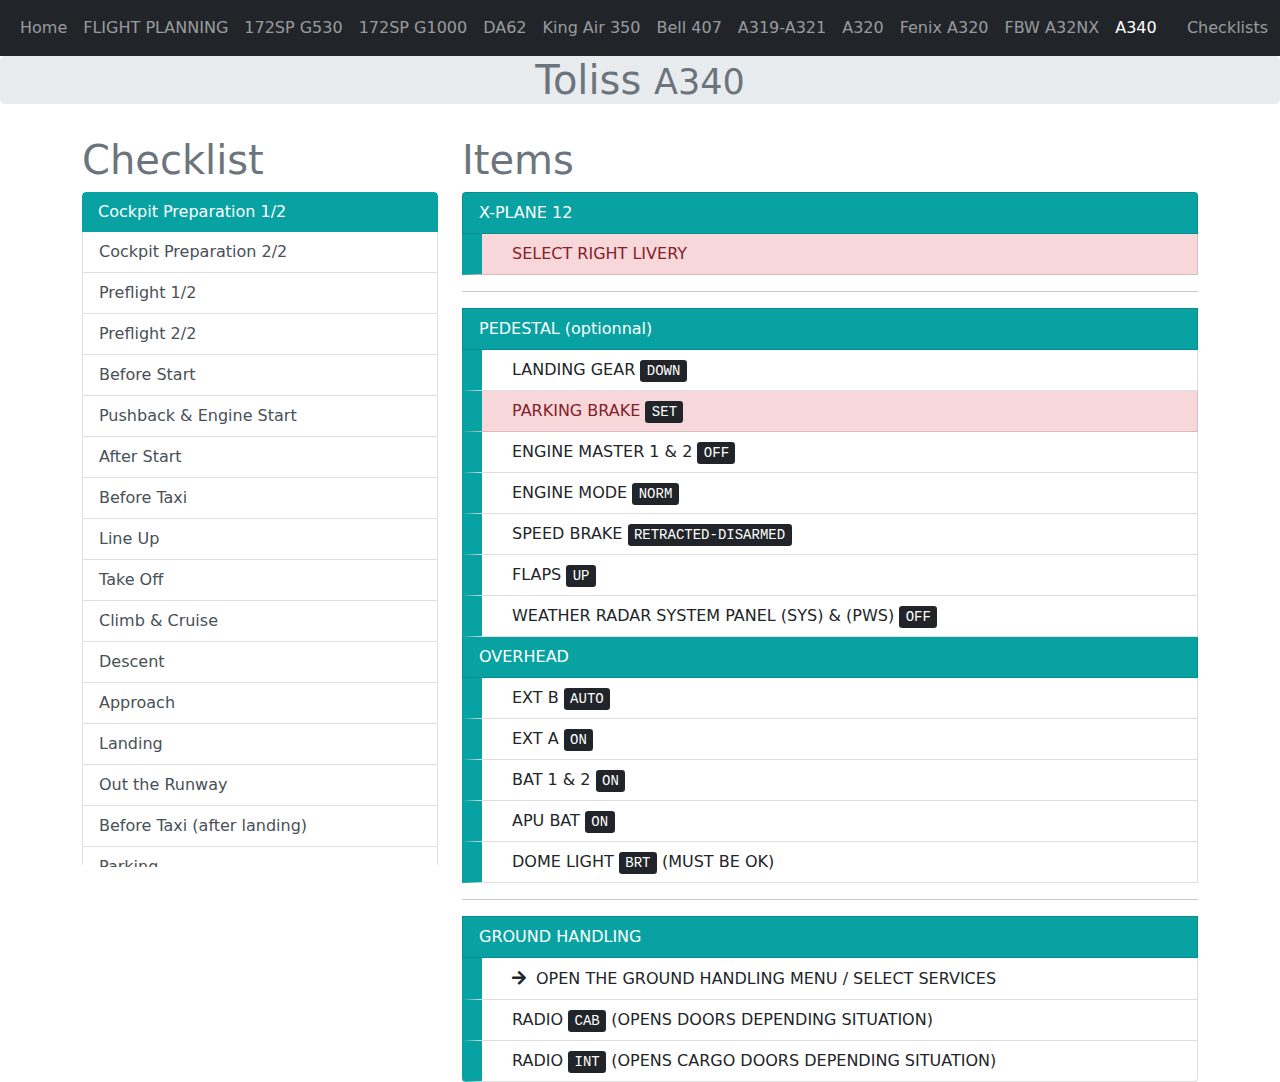
<file: airbus340.html>
<!doctype html>
<html lang="en">
<head>
    <title>Checklists pour X-Plane 12</title>
    <meta charset="UTF-8">
    <meta name="Content-Type" content="UTF-8">
    <meta name="Content-Language" content="fr">
    <meta name="Author" content="Coussini">
    <meta name="Viewport" content="width=device-width, initial-scale=1">
    <link rel="stylesheet" href="css/bootstrap.min.css">
    <link rel="stylesheet" href="https://use.fontawesome.com/releases/v5.7.0/css/all.css">  
    <link rel="stylesheet" href="https://cdn.jsdelivr.net/npm/bootstrap-icons@1.7.2/font/bootstrap-icons.css">        
    <link rel="stylesheet" href="css/style.css">
    <script src="js/bootstrap.bundle.min.js"></script>
    <script src="js/jquery.min.js"></script>
</head>
<body>
    <!--Navigation bar-->
    <div id="nav-placeholder">
    </div>
    <script>
        $("#nav-placeholder").load("nav.html");
    </script>
    <!--end of Navigation bar-->
    <div class="jumbotron jumbotron-fluid">
        <div class="container">
            <h1 class="text-center text-muted">Toliss <small>A340</small></h1>
        </div>
    </div>
    <!--Copier le modèle vierge ici-->  
    <div class="container">
        <div class="row">
            <div class="col-4">
                <h1 class="text-muted">Checklist</h1>
                <div class="list-group defile" id="list-tab">
                    <a class="list-group-item list-group-item-action active" data-bs-toggle="list" href="#list-cockpit-prepar1">Cockpit Preparation 1/2</a>
                    <a class="list-group-item list-group-item-action" data-bs-toggle="list" href="#list-cockpit-prepar2">Cockpit Preparation 2/2</a>
                    <a class="list-group-item list-group-item-action" data-bs-toggle="list" href="#list-cockpit-preflight1">Preflight 1/2</a>
                    <a class="list-group-item list-group-item-action" data-bs-toggle="list" href="#list-cockpit-preflight2">Preflight 2/2</a>
                    <a class="list-group-item list-group-item-action" data-bs-toggle="list" href="#list-before-start">Before Start</a>
                    <a class="list-group-item list-group-item-action" data-bs-toggle="list" href="#list-pushback-engine-start">Pushback & Engine Start</a>
                    <a class="list-group-item list-group-item-action" data-bs-toggle="list" href="#list-after-start">After Start</a>
                    <a class="list-group-item list-group-item-action" data-bs-toggle="list" href="#list-before-taxi">Before Taxi</a>
                    <a class="list-group-item list-group-item-action" data-bs-toggle="list" href="#list-lineup">Line Up</a>
                    <a class="list-group-item list-group-item-action" data-bs-toggle="list" href="#list-take-off">Take Off</a>
                    <a class="list-group-item list-group-item-action" data-bs-toggle="list" href="#list-climb-cruise">Climb & Cruise</a>
                    <a class="list-group-item list-group-item-action" data-bs-toggle="list" href="#list-descent">Descent</a>
                    <a class="list-group-item list-group-item-action" data-bs-toggle="list" href="#list-approach">Approach</a>
                    <a class="list-group-item list-group-item-action" data-bs-toggle="list" href="#list-landing">Landing</a>
                    <a class="list-group-item list-group-item-action" data-bs-toggle="list" href="#list-out-the-runway">Out the Runway</a>
                    <a class="list-group-item list-group-item-action" data-bs-toggle="list" href="#list-before-taxi">Before Taxi (after landing)</a>
                    <a class="list-group-item list-group-item-action" data-bs-toggle="list" href="#list-parking">Parking</a>
                    <a class="list-group-item list-group-item-action" data-bs-toggle="list" href="#list-securing">Securing Aircraft</a>
                </div>
            </div>
            <div class="col-8">
                <h1 class="text-muted">Items</h1>
                <div class="tab-content" id="nav-tabContent">
                    <div class="tab-pane active show" id="list-cockpit-prepar1">
                        <ul class="list-group">
                            <li class="list-group-item titre-et-element-primaire">X-PLANE 12</li>
                            <li class="list-group-item element-primaire list-group-item-danger">SELECT RIGHT LIVERY</li>
                            <hr>
                            <li class="list-group-item titre-et-element-primaire">PEDESTAL (optionnal)</li>
                            <li class="list-group-item element-primaire">LANDING GEAR <kbd>DOWN</kbd></li>
                            <li class="list-group-item element-primaire list-group-item-danger">PARKING BRAKE <kbd>SET</kbd></li>
                            <li class="list-group-item element-primaire">ENGINE MASTER 1 & 2 <kbd>OFF</kbd></li>
                            <li class="list-group-item element-primaire">ENGINE MODE <kbd>NORM</kbd></li>
                            <li class="list-group-item element-primaire">SPEED BRAKE <kbd>RETRACTED-DISARMED</kbd></li>
                            <li class="list-group-item element-primaire">FLAPS <kbd>UP</kbd></li>
                            <li class="list-group-item element-primaire">WEATHER RADAR SYSTEM PANEL (SYS) & (PWS) <kbd>OFF</kbd></li>
                            <li class="list-group-item titre-et-element-primaire">OVERHEAD</li>
                            <li class="list-group-item element-primaire">EXT B <kbd>AUTO</kbd></li>
                            <li class="list-group-item element-primaire">EXT A <kbd>ON</kbd></li>
                            <li class="list-group-item element-primaire">BAT 1 & 2  <kbd>ON</kbd></li>
                            <li class="list-group-item element-primaire">APU BAT  <kbd>ON</kbd></li>
                            <li class="list-group-item element-primaire">DOME LIGHT <kbd>BRT</kbd> (MUST BE OK)</li>
                            <hr>
                            <li class="list-group-item titre-et-element-primaire">GROUND HANDLING</li>
                            <li class="list-group-item element-primaire titre-sans-element-primaire">OPEN THE GROUND HANDLING MENU / SELECT SERVICES</li>
                            <li class="list-group-item element-primaire">RADIO <kbd>CAB</kbd> (OPENS DOORS DEPENDING SITUATION)</li>
                            <li class="list-group-item element-primaire">RADIO <kbd>INT</kbd> (OPENS CARGO DOORS DEPENDING SITUATION)</li>
                        </ul>
                    </div>
                    <div class="tab-pane" id="list-cockpit-prepar2">
                        <ul class="list-group">
                            <li class="list-group-item titre-et-element-primaire">OVERHEAD LEFT (BOTTOM TO TOP)</li>
                            <li class="list-group-item element-primaire">CREW SUPPLY <kbd>OFF</kbd></li>
                            <li class="list-group-item element-primaire">GND CTL <kbd>ON</kbd></li>
                            <li class="list-group-item element-primaire">IR1 & IR2 & IR3 <kbd>NAV</kbd></li>
                            <li class="list-group-item titre-et-element-primaire">OVERHEAD CENTER (BOTTOM TO TOP)</li>
                            <li class="list-group-item element-primaire element-lumiere">STROBE <kbd>AUTO</kbd></li>
                            <li class="list-group-item element-primaire element-lumiere">NAV & LOGO <kbd>1</kbd></li>
                            <li class="list-group-item element-primaire">NO SMOKING <kbd>AUTO</kbd></li>
                            <li class="list-group-item element-primaire">EMER EXIT LT <kbd>ARM</kbd> (1 clic)</li>
                            <li class="list-group-item element-primaire">ANN LT <kbd>TEST</kbd> (and after, 1 clic)</li>
                            <li class="list-group-item element-primaire">APU FIRE <kbd>TEST</kbd></li>
                            <li class="list-group-item titre-et-element-primaire">WEATHER RADAR SYSTEM PANEL</li>
                            <li class="list-group-item element-primaire">MULTISCAN <kbd>AUTO</kbd></li>
                            <li class="list-group-item element-primaire">GCS <kbd>AUTO</kbd></li>
                        </ul>
                    </div>
                    <div class="tab-pane" id="list-cockpit-preflight1">
                        <ul class="list-group">
                            <li class="list-group-item titre-et-element-primaire">INSERTING FLIGHT PLAN USING MCDU (FMC)</li>
                            <li class="list-group-item element-primaire">VIEWING MCDU <kbd>DATA</kbd><button type="button" class="btn btn-primary btn-sm" data-bs-toggle="modal" data-bs-target="#modal-enter-mcdu-data"><i class="fas fa-keyboard"></i></button></li>
                            <li class="list-group-item element-primaire">INSERTING MCDU <kbd>INIT</kbd> <kbd>A</kbd><button type="button" class="btn btn-primary btn-sm" data-bs-toggle="modal" data-bs-target="#modal-enter-mcdu-inita"><i class="fas fa-keyboard"></i></button></li>
                            <li class="list-group-item element-primaire">INSERTING MCDU <kbd>F-PLN</kbd> DEPARTURE<button type="button" class="btn btn-primary btn-sm" data-bs-toggle="modal" data-bs-target="#modal-enter-mcdu-fpln-departure"><i class="fas fa-keyboard"></i></button></li>
                            <li class="list-group-item element-primaire">INSERTING MCDU <kbd>F-PLN</kbd> WAYPOINTS<button type="button" class="btn btn-primary btn-sm" data-bs-toggle="modal" data-bs-target="#modal-enter-mcdu-fpln-waypoints"><i class="fas fa-keyboard"></i></button></li>
                            <li class="list-group-item element-primaire">INSERTING MCDU <kbd>F-PLN</kbd> AIRWAYS<button type="button" class="btn btn-primary btn-sm" data-bs-toggle="modal" data-bs-target="#modal-enter-mcdu-fpln-airways"><i class="fas fa-keyboard"></i></button></li>
                            <li class="list-group-item element-primaire">INSERTING MCDU <kbd>F-PLN</kbd> ARRIVAL<button type="button" class="btn btn-primary btn-sm" data-bs-toggle="modal" data-bs-target="#modal-enter-mcdu-fpln-arrival"><i class="fas fa-keyboard"></i></button> <span class="tresimportant">(BYPASS FOR ANY LONG TRIP)</span></li>
                            <li class="list-group-item element-primaire">INSERTING MCDU <kbd>F-PLN</kbd> VALIDATION<button type="button" class="btn btn-primary btn-sm" data-bs-toggle="modal" data-bs-target="#modal-enter-mcdu-fpln-validation"><i class="fas fa-keyboard"></i></button></li>
                            <li class="list-group-item element-primaire">INSERTING MCDU <kbd>SEC F-PLN</kbd> COPY PRIMARY F-PLN<button type="button" class="btn btn-primary btn-sm" data-bs-toggle="modal" data-bs-target="#modal-enter-mcdu-secfpln"><i class="fas fa-keyboard"></i></button></li>
                            <li class="list-group-item element-primaire">INSERTING MCDU <kbd>RAD NAV</kbd><button type="button" class="btn btn-primary btn-sm" data-bs-toggle="modal" data-bs-target="#modal-enter-mcdu-radnav"><i class="fas fa-keyboard"></i></button></li>
                            <li class="list-group-item element-primaire">INSERTING MCDU <kbd>INIT</kbd> <kbd>B</kbd><button type="button" class="btn btn-primary btn-sm" data-bs-toggle="modal" data-bs-target="#modal-enter-mcdu-initb"><i class="fas fa-keyboard"></i></button></li>
                            <li class="list-group-item element-primaire">INSERTING MCDU <kbd>PROG</kbd><button type="button" class="btn btn-primary btn-sm" data-bs-toggle="modal" data-bs-target="#modal-enter-mcdu-prog"><i class="fas fa-keyboard"></i></button></li>
                            <li class="list-group-item element-primaire">INSERTING MCDU <kbd>PERF</kbd><button type="button" class="btn btn-primary btn-sm" data-bs-toggle="modal" data-bs-target="#modal-enter-mcdu-perf"><i class="fas fa-keyboard"></i></button></li>
                            <hr>
                            <li class="list-group-item titre-et-element-primaire">MANAGING FLIGHT PLAN</li>
                            <li class="list-group-item element-primaire">SAVING AND LOADING FMS FLIGHT PLAN<button type="button" class="btn btn-primary btn-sm" data-bs-toggle="modal" data-bs-target="#modal-managing-flight-plan"><i class="fas fa-keyboard"></i></button></li>
                        </ul>
                    </div>
                    <div class="tab-pane" id="list-cockpit-preflight2">
                        <ul class="list-group">
                            <li class="list-group-item">SEAT BELTS <kbd>ON</kbd></li>
                            <li class="list-group-item">FUEL PUMPS (18) <kbd>ON</kbd></li>
                            <li class="list-group-item">APU MASTER SW <kbd>ON</kbd></li>
                            <li class="list-group-item"><i class="fas fa-circle-notch fa-spin"></i>&nbsp;&nbsp;("WAIT UNTIL FLAP OPEN (LOWER ECAM)")</li>
                            <li class="list-group-item">APU START <kbd>ON</kbd></li>
                            <li class="list-group-item"><i class="fas fa-circle-notch fa-spin"></i>&nbsp;&nbsp;("WAIT UNTIL APU AVAIL (UPPER ECAM)")</li>
                        </ul>
                    </div>
                    <div class="tab-pane" id="list-before-start">
                        <ul class="list-group">
                            <li class="list-group-item titre-sans-element-primaire">IN AVITAB, SEARCH FOR THE DEPARTURE AIRPORT ATIS FREQ</li>
                            <li class="list-group-item">ATIS FREQ ON RADIO  <kbd>SET</kbd></li>
                            <li class="list-group-item">BARO DEPARTURE <kbd>SET</kbd></li>
                            <li class="list-group-item">VHF1 BUTTON <kbd>OFF</kbd> (NO WHITE)</li>
                            <li class="list-group-item">ALTITUDE <kbd>SET</kbd></li>
                            <li class="list-group-item">FCU CSTR <kbd>ON</kbd></li>
                            <li class="list-group-item">FCU MODE SELECT <kbd>ARC</kbd></li>
                            <li class="list-group-item">FCU ZOOM SELECT <kbd>20</kbd></li>
                            <hr>
                            <li class="list-group-item titre-et-element-primaire">DOORS & GROUND HANDLING</li>
                            <li class="list-group-item element-primaire">RADIO <kbd>CAB</kbd> (CLOSE DOORS DEPENDING SITUATION)</li>
                            <li class="list-group-item element-primaire">RADIO <kbd>INT</kbd> (CLOSE CARGO DOORS DEPENDING SITUATION)</li>
                            <li class="list-group-item element-primaire titre-sans-element-primaire">OPEN THE GROUND HANDLING MENU / CONTROL / HIDE ALL</li>
                            <li class="list-group-item element-primaire">RADIO <kbd>CAB</kbd> (ARM DOORS AND XCHECK)</li>
                            <li class="list-group-item element-primaire">RADIO <kbd>INT</kbd> CHOCKS <kbd>REMOVE</kbd></li>
                        </ul>
                    </div>
                    <div class="tab-pane" id="list-pushback-engine-start">
                        <ul class="list-group">
                            <li class="list-group-item titre-et-element-primaire">BEFORE PUSHBACK</li>
                            <li class="list-group-item element-primaire element-lumiere">BEACON <kbd>ON</kbd></li>
                            <li class="list-group-item element-primaire">APU BLEED <kbd>ON</kbd></li>
                            <li class="list-group-item element-primaire">EXT B <kbd>OFF</kbd></li>
                            <li class="list-group-item element-primaire">EXT A <kbd>OFF</kbd></li>
                            <li class="list-group-item element-primaire">RADIO <kbd>INT</kbd> EXT A <kbd>OFF</kbd></li>
                            <li class="list-group-item element-primaire">RADIO <kbd>INT</kbd> EXT B <kbd>OFF</kbd></li>
                            <li class="list-group-item titre-et-element-primaire">ATC TCAS PANEL</li>
                            <li class="list-group-item element-primaire">TRANSPONDER <kbd>AUTO</kbd></li>
                            <li class="list-group-item element-primaire">TCAS MODE SELECTOR <kbd>TA ONLY</kbd></li>
                            <hr>
                            <li class="list-group-item titre-et-element-primaire">PUSHBACK</li>
                            <li class="list-group-item element-primaire">PARKING BRAKE <kbd>OFF</kbd></li>
                            <li class="list-group-item element-primaire">RADIO <kbd>INT</kbd> (PUSHBACK 50)</li>
                            <li class="list-group-item element-primaire">PARKING BRAKE <kbd>ON</kbd></li>
                            <hr>
                            <li class="list-group-item titre-et-element-primaire">ENGINE START</li>
                            <li class="list-group-item element-primaire">ENGINE MODE <kbd>START</kbd></li>
                            <li class="list-group-item element-primaire list-group-item-danger">ENGINE 1 <kbd>START</kbd></li>
                            <li class="list-group-item element-primaire"><i class="fas fa-circle-notch fa-spin"></i>&nbsp;&nbsp;("WAIT UNTIL ENGINE 1 N1 AVAILABLE ")</li>
                            <li class="list-group-item element-primaire list-group-item-danger">ENGINE 2 <kbd>START</kbd></li>
                            <li class="list-group-item element-primaire"><i class="fas fa-circle-notch fa-spin"></i>&nbsp;&nbsp;("WAIT UNTIL ENGINE 2 N1 AVAILABLE ")</li>
                            <li class="list-group-item element-primaire list-group-item-danger">ENGINE 3 <kbd>START</kbd></li>
                            <li class="list-group-item element-primaire"><i class="fas fa-circle-notch fa-spin"></i>&nbsp;&nbsp;("WAIT UNTIL ENGINE 3 N1 AVAILABLE ")</li>
                            <li class="list-group-item element-primaire list-group-item-danger">ENGINE 4 <kbd>START</kbd></li>
                            <li class="list-group-item element-primaire"><i class="fas fa-circle-notch fa-spin"></i>&nbsp;&nbsp;("WAIT UNTIL ENGINE 4 N1 AVAILABLE ")</li>
                        </ul>
                    </div>
                    <div class="tab-pane" id="list-after-start">
                        <ul class="list-group">
                            <li class="list-group-item">ENGINE MODE <kbd>NORM</kbd></li>
                            <li class="list-group-item">SPEED BRAKE <kbd>ARM</kbd></li>
                            <li class="list-group-item">FLAPS <kbd>SET FOR TAKOFF</kbd></li>
                            <li class="list-group-item">APU BLEED <kbd>OFF</kbd></li>
                            <li class="list-group-item">APU MASTER SW <kbd>OFF</kbd></li>
                            <hr>
                            <li class="list-group-item titre-et-element-primaire">ECAM F/CTL MENU</li>
                            <li class="list-group-item element-primaire">FLIGHT CONTROL <kbd>CHECK</kbd></li>
                            <hr>
                            <li class="list-group-item">AUTO/BRK <kbd>RTO ARM</kbd></li>
                            <li class="list-group-item">T.O CONFIG <kbd>PUSH</kbd></li>
                            <hr>
                            <li class="list-group-item titre-et-element-primaire">WEATHER RADAR SYSTEM PANEL</li>
                            <li class="list-group-item element-primaire">RADAR SYS <kbd>1</kbd></li>
                            <li class="list-group-item element-primaire">PWS (Predictive WindShear)<kbd>AUTO</kbd></li>
                            <li class="list-group-item titre-et-element-primaire">ATC TCAS PANEL</li>
                            <li class="list-group-item element-primaire list-group-item-danger">TCAS MODE SELECTOR <kbd>TA/RA</kbd></li>
                            <li class="list-group-item element-primaire">TCAS TRAFIC SELECTOR <kbd>ABV</kbd></li>
                            <hr>
                            <li class="list-group-item">CALL FWD (OVERHEAD) <kbd>PUSH</kbd> (CLEAR CONFIGURATION STATUS ECAM)</li>
                        </ul>
                    </div>
                    <div class="tab-pane" id="list-before-taxi">
                        <ul class="list-group">
                            <li class="list-group-item element-lumiere">RWY TURN OFF <kbd>ON</kbd></li>
                            <li class="list-group-item element-lumiere">NOSE LIGHT <kbd>TAXI</kbd></li>
                            <li class="list-group-item titre-sans-element-primaire">CALL FOLOW ME CAR</li>
                            <li class="list-group-item titre-sans-element-primaire">TAXING RUNWAY <kbd>20 KNOTS</kbd></li>
                        </ul>
                    </div>
                    <div class="tab-pane" id="list-lineup">
                        <ul class="list-group">
                            <li class="list-group-item element-lumiere">LAND <kbd>ON</kbd></li>
                            <li class="list-group-item element-lumiere">NOSE LIGHT<kbd>T.O.</kbd></li>
                        </ul>
                    </div>
                    <div class="tab-pane" id="list-take-off">
                        <ul class="list-group">
                            <li class="list-group-item list-group-item-danger">PARKING BRAKE <kbd>SET</kbd></li>
                            <li class="list-group-item">CHRONO <kbd>START</kbd></li>
                            <li class="list-group-item">THROTTLE N1 <kbd>50%</kbd></li>
                            <li class="list-group-item">PARKING BRAKE <kbd>RELEASE</kbd></li>
                            <li class="list-group-item">THROTTLE N1 <kbd>FLEX/TOGA</kbd></li>
                            <li class="list-group-item titre-sans-element-primaire important">JOYSTICK DOWN UNTIL 80KTS; NEUTRAL AT 100KTS</li>
                            <hr>
                            <li class="list-group-item titre-et-element-primaire">VR - POSITIVE RATE</li>
                            <li class="list-group-item element-primaire">LANDING GEAR <kbd>UP</kbd></li>
                            <li class="list-group-item element-primaire">SPEED BRAKE <kbd>DISARMED</kbd></li>
                            <li class="list-group-item titre-et-element-primaire">FOLLOW FLIGHT DIRECTOR</li>
                            <li class="list-group-item element-primaire">PFD "LVR CLB" <kbd>THROTTLE LEVERS CLB</kbd></li>
                            <li class="list-group-item element-primaire"><kbd class="pfd-airspeed">-F</kbd> FLAPS <kbd>UP</kbd></li>
                            <li class="list-group-item element-primaire"><kbd class="pfd-airspeed">-S</kbd> FLAPS <kbd>RETRACT</kbd></li>
                            <hr>
                            <li class="list-group-item">FCU AP1 <kbd>ON</kbd></li>
                            <li class="list-group-item">ECAM CRUISE (TAT) -> 10°C (CLOUDY) <kbd>ENG ICE ON</kbd></li>
                            <li class="list-group-item element-lumiere">RWY TURN OFF <kbd>OFF</kbd></li>
                            <li class="list-group-item element-lumiere">NOSE LIGHT <kbd>OFF</kbd></li>
                        </ul>
                    </div>
                    <div class="tab-pane" id="list-climb-cruise">
                        <ul class="list-group">
                            <li class="list-group-item titre-et-element-primaire">GENERAL RULES (PASSING 10000 FT)</li>
                            <li class="list-group-item element-primaire element-lumiere">LAND <kbd>OFF</kbd> (1 clic)</li>
                            <li class="list-group-item element-primaire">SEAT BELTS <kbd>OFF</kbd></li>
                            <li class="list-group-item titre-et-element-primaire">QNH FLASHING (PASSING TRANSITION ALT)</li>
                            <li class="list-group-item element-primaire">BARO <kbd>PULL</kbd> TO STD (HOLD AND DRAG DOWN)</li>
                            <li class="list-group-item titre-et-element-primaire">CRUISING</li>
                            <li class="list-group-item element-primaire list-group-item-danger">TCAS TRAFIC SELECTOR <kbd>ALL</kbd></li>
                            <hr>
                            <li class="list-group-item titre-et-element-primaire">60 NM before T/D</li>
                            <li class="list-group-item element-primaire list-group-item-danger">CRUISE PAGE <kbd>PROG</kbd><button type="button" class="btn btn-primary btn-sm" data-bs-toggle="modal" data-bs-target="#modal-enter-mcdu-prog"><i class="fas fa-keyboard"></i></button></li>
                            <li class="list-group-item element-primaire titre-sans-element-primaire">IN AVITAB, SEARCH FOR THE ARRIVAL AIRPORT ATIS FREQ</li>
                            <li class="list-group-item element-primaire titre-sans-element-primaire">IF ATIS NOT AVAILABLE, USE AVITAB WEATHER DATA</li>
                            <li class="list-group-item element-primaire">CHECK & REVIEW <kbd>APPROACH CHARTS</kbd></li>
                            <li class="list-group-item element-primaire">INSERTING MCDU (APPR PAGE) <kbd>PERF</kbd><button type="button" class="btn btn-primary btn-sm" data-bs-toggle="modal" data-bs-target="#modal-enter-mcdu-perf"><i class="fas fa-keyboard"></i></button></li>
                            <li class="list-group-item element-primaire list-group-item-danger">ALTITUDE ARRIVAL <kbd>SET</kbd></li>
                        </ul>
                    </div>
                    <div class="tab-pane" id="list-descent">
                        <ul class="list-group">
                            <li class="list-group-item titre-et-element-primaire">AT 5 NM FROM "T/D"</li>
                            <li class="list-group-item element-primaire">ALTITUDE BUTTON <kbd>PUSH</kbd>  (HOLD AND DRAG UP)</li>
                            <li class="list-group-item element-primaire list-group-item-danger">TCAS TRAFIC SELECTOR <kbd>BLW</kbd></li>
                            <hr>
                            <li class="list-group-item titre-et-element-primaire">GENERAL RULES (PASSING 10000 FT)</li>
                            <li class="list-group-item element-primaire element-lumiere">LAND <kbd>ON</kbd> (3 clic)</li>
                            <li class="list-group-item element-primaire">SEAT BELTS <kbd>ON</kbd></li>
                            <li class="list-group-item element-primaire">AUTO/BRAKE <kbd>LOW or 2 or 3</kbd></li>
                            <li class="list-group-item element-primaire">FCU "LS" <kbd>ON</kbd> (AS REQUIRED)</li>
                            <hr>
                            <li class="list-group-item titre-et-element-primaire">STD FLASHING (PASSING TRANSITION ALT)</li>
                            <li class="list-group-item element-primaire">BARO <kbd>PUSH</kbd> TO SET  (HOLD AND DRAG UP)</li>
                            <li class="list-group-item element-primaire titre-sans-element-primaire">IF ATIS NOT AVAILABLE, USE AVITAB WEATHER DATA</li>
                            <li class="list-group-item element-primaire">BARO ARRIVAL <kbd>SET</kbd></li>
                            <hr>

                        </ul>
                    </div>
                    <div class="tab-pane" id="list-approach">
                        <ul class="list-group">
                            <li class="list-group-item titre-et-element-primaire">AFTER DECEL WAYPOINT</li>
                            <li class="list-group-item element-primaire">SPEED BRAKE <kbd>SET</kbd> (IF FASTER THAN 230 KNOTS)</li>
                            <hr>
                            <li class="list-group-item titre-et-element-primaire">GREEN DOT (PFD)</li>
                            <li class="list-group-item element-primaire">FLAPS <kbd>1</kbd></li>
                            <li class="list-group-item titre-et-element-primaire">RUNWAY IN LINE</li>
                            <li class="list-group-item element-primaire">FCU APPR <kbd>ON</kbd></li>
                            <li class="list-group-item element-primaire">FCU AP2 <kbd>ON</kbd></li>
                            <li class="list-group-item titre-et-element-primaire">S-SPEED (PFD)</li>
                            <li class="list-group-item element-primaire">FLAPS <kbd>2</kbd></li>
                            <li class="list-group-item element-primaire">LANDING GEAR <kbd>DOWN</kbd></li>
                            <li class="list-group-item element-primaire">SPEED BRAKE <kbd>ARMED</kbd></li>
                            <li class="list-group-item element-primaire element-lumiere">RWY TURN OFF <kbd>ON</kbd></li>
                            <li class="list-group-item element-primaire element-lumiere">NOSE LIGHT <kbd>T.O</kbd></li>
                            <li class="list-group-item titre-et-element-primaire">F-SPEED (PFD)</li>
                            <li class="list-group-item element-primaire">FLAPS <kbd>3</kbd></li>
                            <li class="list-group-item element-primaire">FLAPS <kbd>FULL</kbd></li>
                        </ul>
                    </div>
                    <div class="tab-pane" id="list-landing">
                        <ul class="list-group">
                            <li class="list-group-item titre-et-element-primaire">PASSING 400 FEET</li>
                            <li class="list-group-item element-primaire">AUTOPILOT <kbd>DISCONNECT</kbd></li>
                            <hr>
                            <li class="list-group-item titre-et-element-primaire">"RETARD RETARD"</li>
                            <li class="list-group-item element-primaire">THROTTLE LEVERS <kbd>IDLE</kbd></li>
                            <li class="list-group-item element-primaire">REVERSE <kbd>FULL</kbd></li>
                            <li class="list-group-item element-primaire">BRAKES <kbd>AS REQUIRED</kbd></li>
                            <hr>
                            <li class="list-group-item titre-et-element-primaire">"AT 70 KTS"</li>
                            <li class="list-group-item element-primaire">REVERSE <kbd>IDLE</kbd></li>
                        </ul>
                    </div>
                    <div class="tab-pane" id="list-out-the-runway">
                        <ul class="list-group">
                            <li class="list-group-item titre-et-element-primaire">WEATHER RADAR SYSTEM PANEL</li>
                            <li class="list-group-item element-primaire">MULTISCAN <kbd>MAN</kbd></li>
                            <li class="list-group-item element-primaire">GCS <kbd>OFF</kbd></li>
                            <li class="list-group-item element-primaire">RADAR SYS <kbd>OFF</kbd></li>
                            <li class="list-group-item element-primaire">PWS (Predictive WindShear)<kbd>OFF</kbd></li>
                            <li class="list-group-item titre-et-element-primaire">ATC TCAS PANEL</li>
                            <li class="list-group-item element-primaire">TCAS MODE SELECTOR <kbd>TA ONLY</kbd></li>
                            <li class="list-group-item element-primaire">TCAS TRAFIC SELECTOR <kbd>ALL</kbd></li>
                            <hr>
                            <li class="list-group-item">SPEED BRAKE <kbd>DISARMED</kbd></li>
                            <li class="list-group-item">FLAPS <kbd>UP</kbd></li>
                            <li class="list-group-item element-lumiere">STROBE <kbd>OFF</kbd></li>
                            <li class="list-group-item element-lumiere">LAND <kbd>OFF</kbd></li>
                            <li class="list-group-item list-group-item-danger">APU MASTER SW <kbd>ON</kbd></li>
                            <li class="list-group-item list-group-item-danger"><i class="fas fa-circle-notch fa-spin"></i>&nbsp;&nbsp;("WAIT UNTIL FLAP OPEN (LOWER ECAM)")</li>
                            <li class="list-group-item list-group-item-danger">APU START <kbd>ON</kbd></li>
                            <li class="list-group-item list-group-item-danger"><i class="fas fa-circle-notch fa-spin"></i>&nbsp;&nbsp;("WAIT UNTIL APU AVAIL (UPPER ECAM)")</li>                                
                        </ul>
                    </div>
                    <div class="tab-pane" id="list-parking">
                        <ul class="list-group">
                            <li class="list-group-item list-group-item-danger">PARKING BRAKE <kbd>SET</kbd></li>
                            <li class="list-group-item">RADIO <kbd>INT</kbd> CHOCKS <kbd>ADD</kbd></li>
                            <li class="list-group-item">RADIO <kbd>INT</kbd> EXT A <kbd>ADD</kbd></li>
                            <li class="list-group-item">RADIO <kbd>INT</kbd> EXT B <kbd>ADD</kbd></li>
                            <hr>
                            <li class="list-group-item">EXT B <kbd>AUTO</kbd></li>
                            <li class="list-group-item">EXT A <kbd>ON</kbd></li>
                            <li class="list-group-item">APU BLEED <kbd>ON</kbd></li>
                            <li class="list-group-item">ENGINE 1 <kbd>OFF</kbd></li>
                            <li class="list-group-item">ENGINE 2 <kbd>OFF</kbd></li>
                            <li class="list-group-item">ENGINE 3 <kbd>OFF</kbd></li>
                            <li class="list-group-item">ENGINE 4 <kbd>OFF</kbd></li>
                            <hr>
                            <li class="list-group-item titre-et-element-primaire">ATC TCAS PANEL</li>
                            <li class="list-group-item element-primaire">TRANSPONDER <kbd>STBY</kbd></li>
                            <li class="list-group-item element-primaire">TCAS MODE SELECTOR <kbd>STBY</kbd></li>
                            <li class="list-group-item titre-et-element-primaire">OVERHEAD</li>
                            <li class="list-group-item element-primaire element-lumiere">BEACON <kbd>OFF</kbd></li>
                            <li class="list-group-item element-primaire element-lumiere">RWY TURN OFF <kbd>OFF</kbd></li>
                            <li class="list-group-item element-primaire element-lumiere">NOSE LIGHT <kbd>OFF</kbd></li>
                            <li class="list-group-item element-primaire">SEAT BELTS <kbd>OFF</kbd></li>
                            <li class="list-group-item element-primaire">FUEL PUMPS CTR TK (L & R) <kbd>OFF</kbd></li>
                            <li class="list-group-item element-primaire">FUEL PUMP INR TK ALL 6 LEFT & ALL 6 RIGHT <kbd>OFF</kbd></li>
                            <li class="list-group-item element-primaire">FUEL PUMPS L AFT XFR R <kbd>OFF</kbd></li>
                            <li class="list-group-item element-primaire">FUEL PUMPS T TK L AND R <kbd>OFF</kbd></li>
                            <hr>
                            <li class="list-group-item titre-et-element-primaire">GROUND HANDLING</li>
                            <li class="list-group-item element-primaire titre-sans-element-primaire">OPEN THE GROUND HANDLING MENU / SELECT SERVICES</li>
                            <li class="list-group-item element-primaire">RADIO <kbd>CAB</kbd> (OPENS DOORS DEPENDING SITUATION)</li>
                            <li class="list-group-item element-primaire">RADIO <kbd>INT</kbd> (OPENS CARGO DOORS DEPENDING SITUATION)</li>
                        </ul>
                    </div>
                    <div class="tab-pane" id="list-securing">
                        <ul class="list-group">
                            <li class="list-group-item">IR1 & IR2 & IR3 <kbd>OFF</kbd></li>
                            <li class="list-group-item element-lumiere">NAV & LOGO <kbd>OFF</kbd></li>
                            <li class="list-group-item">NO SMOKING <kbd>OFF</kbd></li>
                            <li class="list-group-item">EMER EXIT LT <kbd>OFF</kbd></li>
                            <hr>
                            <li class="list-group-item titre-et-element-primaire"> WHEN PASSENGERS ARE GONES</li>
                            <li class="list-group-item element-primaire">APU BLEED <kbd>OFF</kbd></li>
                            <li class="list-group-item element-primaire">APU MASTER SW <kbd>OFF</kbd></li>
                            <li class="list-group-item element-primaire">APU START <kbd>OFF</kbd></li>
                            <li class="list-group-item element-primaire">BAT 1 & 2  <kbd>OFF</kbd></li>
                            <li class="list-group-item element-primaire">EXT B <kbd>OFF</kbd></li>
                            <li class="list-group-item element-primaire">EXT A <kbd>OFF</kbd></li>
                        </ul>
                    </div>
                </div>
            </div>
        </div>    
    </div>    
    <!--    modal insert MCDU (DATA) data -->                       
    <div class="modal" id="modal-enter-mcdu-data" tabindex="-1">
        <div class="modal-dialog modal-dialog-centered modal-dialog-scrollable modal-lg">
            <div class="modal-content">
                <div class="modal-header">
                    <h5 class="modal-title">VIEWING MCDU (DATA)</h5>
                </div>
                <div class="modal-body">
                    <ul class="list-group">
                        <li class="list-group-item titre-et-element-primaire">VALIDATION DU TYPE DE MOTEUR ET DE L'AIRAC</li>
                        <li class="list-group-item">Cliquez sur le bouton <kbd>DATA</kbd></li>
                        <li class="list-group-item">Cliquez sur le bouton à gauche de A/C STATUS</li>
                    </ul>
                </div>
                <div class="modal-footer">
                    <button type="button" class="btn btn-secondary" data-bs-dismiss="modal">Close</button>
                </div>
            </div>
        </div>
    </div>
    <!--    modal insert MCDU (INIT A) data -->                     
    <div class="modal" id="modal-enter-mcdu-inita" tabindex="-1">
        <div class="modal-dialog modal-dialog-centered modal-dialog-scrollable modal-lg">
            <div class="modal-content">
                <div class="modal-header">
                    <h5 class="modal-title">INSERTING MCDU (INIT) A</h5>
                </div>
                <div class="modal-body">
                    <ul class="list-group">
                        <li class="list-group-item titre-et-element-primaire">IMPORTATION DU PLAN DE VOL DE SIMBRIEF VIA LE MDCU</li>
                        <li class="list-group-item">Cliquez sur le bouton <kbd>INIT</kbd> <kbd>A</kbd></li>
                        <li class="list-group-item">Cliquez sur le bouton à droite de INIT REQUEST*</li>
                        <li class="list-group-item"><i class="fas fa-circle-notch fa-spin"></i>&nbsp;&nbsp;("WAIT UNTIL F-PLN DATALINK IN PROG")</li>
                        <li class="list-group-item"><i class="fas fa-circle-notch fa-spin"></i>&nbsp;&nbsp;("WAIT UNTIL AOC ACT F-PLN UPLINK")</li>
                        <li class="list-group-item"><i class="fas fa-circle-notch fa-spin"></i>&nbsp;&nbsp;("WAIT UNTIL PERF DATA UPLINK")</li>
                        <li class="list-group-item titre-et-element-primaire">INITIALISER LES IRS</li>
                        <li class="list-group-item">Cliquez à droite de IRS INIT</li>
                        <li class="list-group-item">Cliquez à droite de ALIGN ON REF-></li>
                        <li class="list-group-item">Cliquez à droite de CONFIRM ALIGN*</li>
                        <li class="list-group-item titre-et-element-primaire">REQUEST WIND</li>
                        <li class="list-group-item">Cliquez sur le bouton à droite de WIND</li>
                        <li class="list-group-item">Cliquez sur le bouton à droite de WIND REQUEST*</li>
                        <li class="list-group-item"><i class="fas fa-circle-notch fa-spin"></i>&nbsp;&nbsp;("WAIT UNTIL WIND DATA UPLINK")</li>
                    </ul>
                </div>
                <div class="modal-footer">
                    <button type="button" class="btn btn-secondary" data-bs-dismiss="modal">Close</button>
                </div>
            </div>
        </div>
    </div>
    <!--    modal insert MCDU (F-PLN) DEPARTURE data -->                        
    <div class="modal" id="modal-enter-mcdu-fpln-departure" tabindex="-1">
        <div class="modal-dialog modal-dialog-centered modal-dialog-scrollable modal-lg">
            <div class="modal-content">
                <div class="modal-header">
                    <h5 class="modal-title">INSERTING MCDU (F-PLN) DEPARTURE</h5>
                </div>
                <div class="modal-body">
                    <ul class="list-group">
                        <li class="list-group-item list-group-item-danger">L'utilisation de la touche <kbd><i class="fas fa-long-arrow-alt-up"></i></kbd> ou <kbd><i class="fas fa-long-arrow-alt-down"></i></kbd> permet la sélection d'élément d'une liste</li>
                        <hr>
                        <li class="list-group-item">Cliquez sur le bouton <kbd>F-PLN</kbd></li>
                        <li class="list-group-item"><code>EXEMPLE DE ROUTE: LFRS/03 LUGE3N LUGEN UM616 TUPAR UM184 CNA UN863 SECHE SECH6T LFBO/32L</code></li>
                        <hr>
                        <li class="list-group-item">cliquez sur le bouton à gauche de LFRS (Pour accéder aux données de départ)</li>
                        <li class="list-group-item">cliquez sur le bouton à gauche de DEPARTURE (Pour accéder aux informations de départ)</li>
                        <li class="list-group-item">Sélectionnez la piste 03 dans la liste des RWY puis cliquez sur le bouton à sa gauche</li>
                        <li class="list-group-item">Sélectionnez LUGE3N dans la liste des SIDS puis cliquez sur le bouton à sa gauche (cliquez NO SID si pas de SID)</li>
                        <li class="list-group-item">cliquez sur le bouton à droite de NONE (aucune transition, sinon choisir une transition)</li>
                        <li class="list-group-item">cliquez sur le bouton à gauche de F-PLN (pour insérer les informations dans un mode temporaire)</li>
                        <li class="list-group-item">cliquez sur le bouton à droite de TMPY INSERT* (pour insérer les informations dans le MCDU)</li>
                    </ul>
                </div>
                <div class="modal-footer">
                    <button type="button" class="btn btn-secondary" data-bs-dismiss="modal">Close</button>
                </div>
            </div>
        </div>
    </div>
    <!--    modal insert MCDU (F-PLN) WAYPOINTS data -->                        
    <div class="modal" id="modal-enter-mcdu-fpln-waypoints" tabindex="-1">
        <div class="modal-dialog modal-dialog-centered modal-dialog-scrollable modal-lg">
            <div class="modal-content">
                <div class="modal-header">
                    <h5 class="modal-title">INSERTING MCDU (F-PLN) WAYPOINTS</h5>
                </div>
                <div class="modal-body">
                    <ul class="list-group">
                        <li class="list-group-item list-group-item-danger">L'utilisation de la touche <kbd><i class="fas fa-long-arrow-alt-up"></i></kbd> ou <kbd><i class="fas fa-long-arrow-alt-down"></i></kbd> permet la sélection d'élément d'une liste</li>
                        <hr>
                        <li class="list-group-item"><code>EXEMPLE DE ROUTE: CYUL/24L DCT BOBKI DCT MELTI DCT TORNI RAGID3 CYYZ/23</code></li>
                        <hr>
                        <li class="list-group-item">Cliquez sur le bouton <kbd>AIR PORT</kbd> (pour accéder au bas du plan de vol)</li>
                        <li class="list-group-item">Tapez BOBKI</li>
                        <li class="list-group-item">cliquez sur le bouton à gauche de F-PLN DISCONTINUITY (Pour insérer des waypoints)</li>
                        <li class="list-group-item">Tapez MELTI</li>
                        <li class="list-group-item">cliquez sur le bouton à gauche de F-PLN DISCONTINUITY (Pour insérer des waypoints)</li>
                        <li class="list-group-item">cliquez sur le bouton à droite de INSERT* (pour insérer les informations dans le MCDU)</li>
                        <li class="list-group-item list-group-item-danger">N.B: Il est bon de sauvegarder à tous les deux insertions</li>
                        <li class="list-group-item">Tapez TORNI</li>
                        <li class="list-group-item">cliquez sur le bouton à gauche de F-PLN DISCONTINUITY (Pour insérer des waypoints)</li>
                        <li class="list-group-item">cliquez sur le bouton à droite de INSERT* (pour insérer les informations dans le MCDU)</li>
                        <hr>
                        <li class="list-group-item titre-et-element-primaire">POUR ENLEVER UN WAYPOINT OU UN ITEM</li>
                        <li class="list-group-item">Appuyez sur le bouton <kbd>CLR</kbd></li>
                        <li class="list-group-item">Ensuite on utilise le bouton à gauche ou à droite d'un waypoint ou d'item pour sa destruction</li>
                    </ul>
                </div>
                <div class="modal-footer">
                    <button type="button" class="btn btn-secondary" data-bs-dismiss="modal">Close</button>
                </div>
            </div>
        </div>
    </div>
    <!--    modal insert MCDU (F-PLN) AIRWAYS data -->                      
    <div class="modal" id="modal-enter-mcdu-fpln-airways" tabindex="-1">
        <div class="modal-dialog modal-dialog-centered modal-dialog-scrollable modal-lg">
            <div class="modal-content">
                <div class="modal-header">
                    <h5 class="modal-title">INSERTING MCDU (F-PLN) AIRWAYS</h5>
                </div>
                <div class="modal-body">
                    <ul class="list-group">
                        <li class="list-group-item list-group-item-danger">L'utilisation de la touche <kbd><i class="fas fa-long-arrow-alt-up"></i></kbd> ou <kbd><i class="fas fa-long-arrow-alt-down"></i></kbd> permet la sélection d'élément d'une liste</li>
                        <hr>
                        <li class="list-group-item"><code>EXEMPLE DE ROUTE: LFRS/03 LUGE3N LUGEN UM616 TUPAR UM184 CNA UN863 SECHE SECH6T LFBO/32L</code></li>
                        <hr>
                        <li class="list-group-item">Cliquez sur le bouton <kbd>AIR PORT</kbd> (pour accéder au bas du plan de vol)</li>
                        <li class="list-group-item">cliquez sur le bouton à gauche de LUGEN (Pour insérer des airways)</li>
                        <li class="list-group-item">Cliquez sur le bouton à droite de AIRWAYS</li>
                        <li class="list-group-item">Tapez UM616 et cliquez sur le bouton à gauche de VIA</li>
                        <li class="list-group-item">Tapez TUPAR et cliquez sur le bouton à droite de TO</li>
                        <li class="list-group-item">Tapez UM184 et cliquez sur le bouton à gauche de VIA</li>
                        <li class="list-group-item">Tapez CNA et cliquez sur le bouton à droite de TO</li>
                        <li class="list-group-item">Tapez UN863 et cliquez sur le bouton à gauche de VIA</li>
                        <li class="list-group-item">Tapez SECHE et cliquez sur le bouton à droite de TO</li>
                        <li class="list-group-item">cliquez sur le bouton à droite de TMPY INSERT* (pour insérer les informations dans le MCDU)</li>
                        <hr>
                        <li class="list-group-item titre-et-element-primaire">POUR ENLEVER UN AIRWAYS OU UN ITEM</li>
                        <li class="list-group-item">Appuyez sur le bouton <kbd>CLR</kbd></li>
                        <li class="list-group-item">Ensuite on utilise le bouton à gauche ou à droite d'un airway ou d'item pour sa destruction</li>
                    </ul>
                </div>
                <div class="modal-footer">
                    <button type="button" class="btn btn-secondary" data-bs-dismiss="modal">Close</button>
                </div>
            </div>
        </div>
    </div>
    <!--    modal insert MCDU (F-PLN) ARRIVAL data -->                      
    <div class="modal" id="modal-enter-mcdu-fpln-arrival" tabindex="-1">
        <div class="modal-dialog modal-dialog-centered modal-dialog-scrollable modal-lg">
            <div class="modal-content">
                <div class="modal-header">
                    <h5 class="modal-title">INSERTING MCDU (F-PLN) ARRIVAL</h5>
                </div>
                <div class="modal-body">
                    <ul class="list-group">
                        <li class="list-group-item list-group-item-danger">L'utilisation de la touche <kbd><i class="fas fa-long-arrow-alt-up"></i></kbd> ou <kbd><i class="fas fa-long-arrow-alt-down"></i></kbd> permet la sélection d'élément d'une liste</li>
                        <hr>
                        <li class="list-group-item"><code>EXEMPLE DE ROUTE: LFRS/03 LUGE3N LUGEN UM616 TUPAR UM184 CNA UN863 SECHE SECH6T LFBO/32L</code></li>
                        <hr>
                        <li class="list-group-item">Cliquez sur le bouton <kbd>AIR PORT</kbd> (pour accéder au bas du plan de vol)</li>
                        <li class="list-group-item">cliquez sur le bouton à gauche de LFBO (Pour accéder aux données de d'arrivée)</li>
                        <li class="list-group-item">cliquez sur le bouton à droite de ARRIVAL (Pour accéder aux informations de d'arrivée)</li>
                        <li class="list-group-item">Sélectionnez l'approche RNV32L dans la liste des APPR puis cliquez sur le bouton à sa gauche</li>
                        <li class="list-group-item">Sélectionnez la stars SECH6T dans la liste des STARS puis cliquez sur le bouton à sa gauche</li>
                        <li class="list-group-item">Sélectionnez le vias NO VIA dans la liste des VIAS puis cliquez sur le bouton à sa gauche</li>
                        <li class="list-group-item">Sélectionnez le trans NONE dans la liste des TRANS puis cliquez sur le bouton à sa gauche  (aucune transition, sinon choisir une transition)</li>
                        <li class="list-group-item">cliquez sur le bouton à gauche de F-PLN (pour insérer les informations dans un mode temporaire)</li>
                        <li class="list-group-item">cliquez sur le bouton à droite de INSERT* (pour insérer les informations dans le MCDU)</li>
                    </ul>
                </div>
                <div class="modal-footer">
                    <button type="button" class="btn btn-secondary" data-bs-dismiss="modal">Close</button>
                </div>
            </div>
        </div>
    </div>
    <!--    modal insert MCDU (F-PLN) VALIDATION data -->                       
    <div class="modal" id="modal-enter-mcdu-fpln-validation" tabindex="-1">
        <div class="modal-dialog modal-dialog-centered modal-dialog-scrollable modal-lg">
            <div class="modal-content">
                <div class="modal-header">
                    <h5 class="modal-title">INSERTING MCDU (F-PLN) VALIDATION</h5>
                </div>
                <div class="modal-body">
                    <ul class="list-group">
                        <li class="list-group-item list-group-item-danger">L'utilisation de la touche <kbd><i class="fas fa-long-arrow-alt-up"></i></kbd> ou <kbd><i class="fas fa-long-arrow-alt-down"></i></kbd> permet la sélection d'élément d'une liste</li>
                        <hr>
                        <li class="list-group-item"><code>EXEMPLE DE ROUTE: LFRS/03 LUGE3N LUGEN UM616 TUPAR UM184 CNA UN863 SECHE SECH6T LFBO/32L</code></li>
                        <hr>
                        <li class="list-group-item">FCU MODE SELECT <kbd>PLAN</kbd></li>
                        <li class="list-group-item">FCU ZOOM SELECT <kbd>10</kbd></li>
                        <li class="list-group-item">FCU DISPLAY SELECT <kbd>CSTR</kbd> (CONSTRAINTS)</li>
                        <hr>
                        <li class="list-group-item">Cliquez sur le bouton <kbd>F-PLN</kbd> (pour accéder au haut du plan de vol)</li>
                        <li class="list-group-item">Utilisez la touche <kbd><i class="fas fa-long-arrow-alt-down"></i></kbd> pour afficher le tout premier point de la route</li>
                        <li class="list-group-item">Utilisez la touche <kbd><i class="fas fa-long-arrow-alt-up"></i></kbd> pour valider chacun des points avec le plan de vol ou les cartes d'aéroport</li>
                        <li class="list-group-item">Enlevez les points MANUAL ou F-PLN DISCONTINUITY</li>
                    </ul>
                </div>
                <div class="modal-footer">
                    <button type="button" class="btn btn-secondary" data-bs-dismiss="modal">Close</button>
                </div>
            </div>
        </div>
    </div>
    <!--    modal insert MCDU (SEC F-PLN) data -->                      
    <div class="modal" id="modal-enter-mcdu-secfpln" tabindex="-1">
        <div class="modal-dialog modal-dialog-centered modal-dialog-scrollable modal-lg">
            <div class="modal-content">
                <div class="modal-header">
                    <h5 class="modal-title">INSERTING MCDU (SEC F-PLN) COPY</h5>
                </div>
                <div class="modal-body">
                    <ul class="list-group">
                        <li class="list-group-item list-group-item-danger">L'utilisation de la touche <kbd><i class="fas fa-long-arrow-alt-up"></i></kbd> ou <kbd><i class="fas fa-long-arrow-alt-down"></i></kbd> permet la sélection d'élément d'une liste</li>
                        <hr>
                        <li class="list-group-item">Cliquez sur le bouton <kbd>SEC F-PLN</kbd></li>
                        <li class="list-group-item"><code>EXEMPLE DE ROUTE: LFRS/03 LUGE3N LUGEN UM616 TUPAR UM184 CNA UN863 SECHE SECH6T LFBO/32L</code></li>
                        <hr>
                        <li class="list-group-item">Cliquez sur le bouton à gauche de COPY ACTIVE (pour copier un plan de vol)</li>
                        <li class="list-group-item">On peut par exemple remplacer la piste 32L par 32R... Etc...</li>
                    </ul>
                </div>
                <div class="modal-footer">
                    <button type="button" class="btn btn-secondary" data-bs-dismiss="modal">Close</button>
                </div>
            </div>
        </div>
    </div>
    <!--    modal MCDU radio navigation page here -->                       
    <div class="modal" id="modal-enter-mcdu-radnav" tabindex="-1">
        <div class="modal-dialog modal-dialog-centered modal-dialog-scrollable modal-lg">
            <div class="modal-content">
                <div class="modal-header">
                    <h5 class="modal-title">INSERTING MCDU (RAD NAV)</h5>
                </div>
                <div class="modal-body">
                    <ul class="list-group">
                        <li class="list-group-item">Vérifier que les fréquences sont telles que prévues</li>
                    </ul>
                </div>
                <div class="modal-footer">
                    <button type="button" class="btn btn-secondary" data-bs-dismiss="modal">Close</button>
                </div>
            </div>
        </div>
    </div>
    <!--    modal insert MCDU (INIT B) data -->                     
    <div class="modal" id="modal-enter-mcdu-initb" tabindex="-1">
        <div class="modal-dialog modal-dialog-centered modal-dialog-scrollable modal-lg">
            <div class="modal-content">
                <div class="modal-header">
                    <h5 class="modal-title">INSERTING MCDU (INIT) B</h5>
                </div>
                <div class="modal-body">
                    <ul class="list-group">
                        <li class="list-group-item">Vérifier que les données sont entrées</li>
                    </ul>
                </div>
                <div class="modal-footer">
                    <button type="button" class="btn btn-secondary" data-bs-dismiss="modal">Close</button>
                </div>
            </div>
        </div>
    </div>
    <!--    modal insert MCDU (PROG) data -->                       
    <div class="modal" id="modal-enter-mcdu-prog" tabindex="-1">
        <div class="modal-dialog modal-dialog-centered modal-dialog-scrollable modal-lg">
            <div class="modal-content">
                <div class="modal-header">
                    <h5 class="modal-title">INSERTING MCDU (PROG)</h5>
                </div>
                <div class="modal-body">
                    <ul class="list-group">
                        <li class="list-group-item">Cliquez sur le bouton <kbd>PROG</kbd></li>
                        <li class="list-group-item titre-et-element-primaire">BEFORE TOP OF DESCENT</li>
                        <li class="list-group-item">Tapez LFBO32L et cliquez sur le bouton de droit vis-à-vis "TO"</li>
                        <li class="list-group-item">Cliquez sur le bouton à gauche de REPORT</li>
                        <li class="list-group-item titre-sans-element-primaire">Surveillez le DIST du T/D pour qu'il soit vers 60 NM</li>
                    </ul>
                </div>
                <div class="modal-footer">
                    <button type="button" class="btn btn-secondary" data-bs-dismiss="modal">Close</button>
                </div>
            </div>
        </div>
    </div>
    <!--    modal insert MCDU (PERF) data -->                       
    <div class="modal" id="modal-enter-mcdu-perf" tabindex="-1">
        <div class="modal-dialog modal-dialog-centered modal-dialog-scrollable modal-lg">
            <div class="modal-content">
                <div class="modal-header">
                    <h5 class="modal-title">INSERTING MCDU (PERF)</h5>
                </div>
                <div class="modal-body">
                    <ul class="list-group">
                        <li class="list-group-item">Cliquez sur le bouton <kbd>PERF</kbd></li>
                        <li class="list-group-item titre-et-element-primaire">TAKE OFF PAGE</li>
                        <li class="list-group-item">Cliquez sur le bouton à gauche de TO DATA</li>
                        <li class="list-group-item">Cliquez sur le bouton à droite de TO DATA REQUEST*</li>
                        <li class="list-group-item"><i class="fas fa-circle-notch fa-spin"></i>&nbsp;&nbsp;("WAIT UNTIL TAKE OFF DATA UPLINK")</li>
                        <li class="list-group-item">Cliquez sur le bouton à gauche de TO DATA</li>
                        <li class="list-group-item">Cliquez sur le bouton à droite de INSERT UPLINK*</li>
                        <li class="list-group-item list-group-item-danger">VERIFIER le TRANS ALT</li>
                        <hr>
                        <li class="list-group-item titre-et-element-primaire">APPR PAGE</li>
                        <li class="list-group-item"><code>EXEMPLE DE RAPPORT MÉTÉO: 262100Z 27007KT CAVOK 08/03
                        Q1023 NOSIG</code></li>
                        <li class="list-group-item">Cliquez sur le bouton à droite de NEXT PHASE jusqu'à voir la page APPR</li>
                        <li class="list-group-item">Tapez la donnée du 1023 puis cliquez sur le bouton à gauche de QNH</li>
                        <li class="list-group-item">Tapez 08 pour la donnée de TEMP puis cliquez sur le bouton à gauche de TEMP</li>
                        <li class="list-group-item">Tapez 270/07 (27007KT) pour la donnée de MAG/WIND puis cliquez sur le bouton à gauche de MAG WIND</li>
                        <li class="list-group-item">Tapez 18000 (North Americ.) ou 6000 (Europe) puis cliquez le bouton à gauche de TRANS ALT</li>
                        <li class="list-group-item">Sur la carte ILS ou RNAV, trouver le Decision Height (ILS DA(H)) ou (LNAV MDA(H))</li>
                        <li class="list-group-item">Tapez par exemple 1040 puis cliquez le bouton à gauche de TRANS ALT</li>
                    </ul>
                </div>
                <div class="modal-footer">
                    <button type="button" class="btn btn-secondary" data-bs-dismiss="modal">Close</button>
                </div>
            </div>
        </div>
    </div>
    <!--    modal managing flight plan here -->                     
    <div class="modal" id="modal-managing-flight-plan" tabindex="-1">
        <div class="modal-dialog modal-dialog-centered modal-dialog-scrollable modal-lg">
            <div class="modal-content">
                <div class="modal-header">
                    <h5 class="modal-title">MANAGING FMS FLIGHT PLAN</h5>
                </div>
                <div class="modal-body">
                    <ul class="list-group">
                        <li class="list-group-item titre-et-element-primaire">SAUVEGARDE PLAN DE VOL</li>
                        <li class="list-group-item element-primaire">cliquez sur le bouton à droite de SAVE (Pour accéder aux options de sauvegarde)</li>
                        <li class="list-group-item element-primaire">Tapez par exemple CYULCYYZTEST et cliquez sur le bouton à gauche de NAME FOR ACTIVE PLAN</li>
                        <li class="list-group-item element-primaire">cliquez sur le bouton à droite de EXECUTE</li>
                        <hr>
                        <li class="list-group-item titre-et-element-primaire">CHARGEMENT D'UN PLAN DE VOL</li>
                        <li class="list-group-item element-primaire">cliquez sur le bouton à gauche de XP-PLAN LOAD (Pour accéder à la liste des sauvegardes)</li>
                        <li class="list-group-item element-primaire">cliquez sur le bouton à gauche de la sauvegarde choisi</li>
                    </ul>
                </div>
                <div class="modal-footer">
                    <button type="button" class="btn btn-secondary" data-bs-dismiss="modal">Close</button>
                </div>
            </div>
        </div>
    </div>
    <script>
        $(document).ready(function() {
            $('a.list-group-item').click(function() {
                $('li').removeClass("active");
            });
            $('li').click(function() {
                $('li.active').removeClass("active");
                $(this).addClass("active");
            });
        });
    </script>   
    <!--Fin du modèle vierge -->    
</body>
</html>
</file>
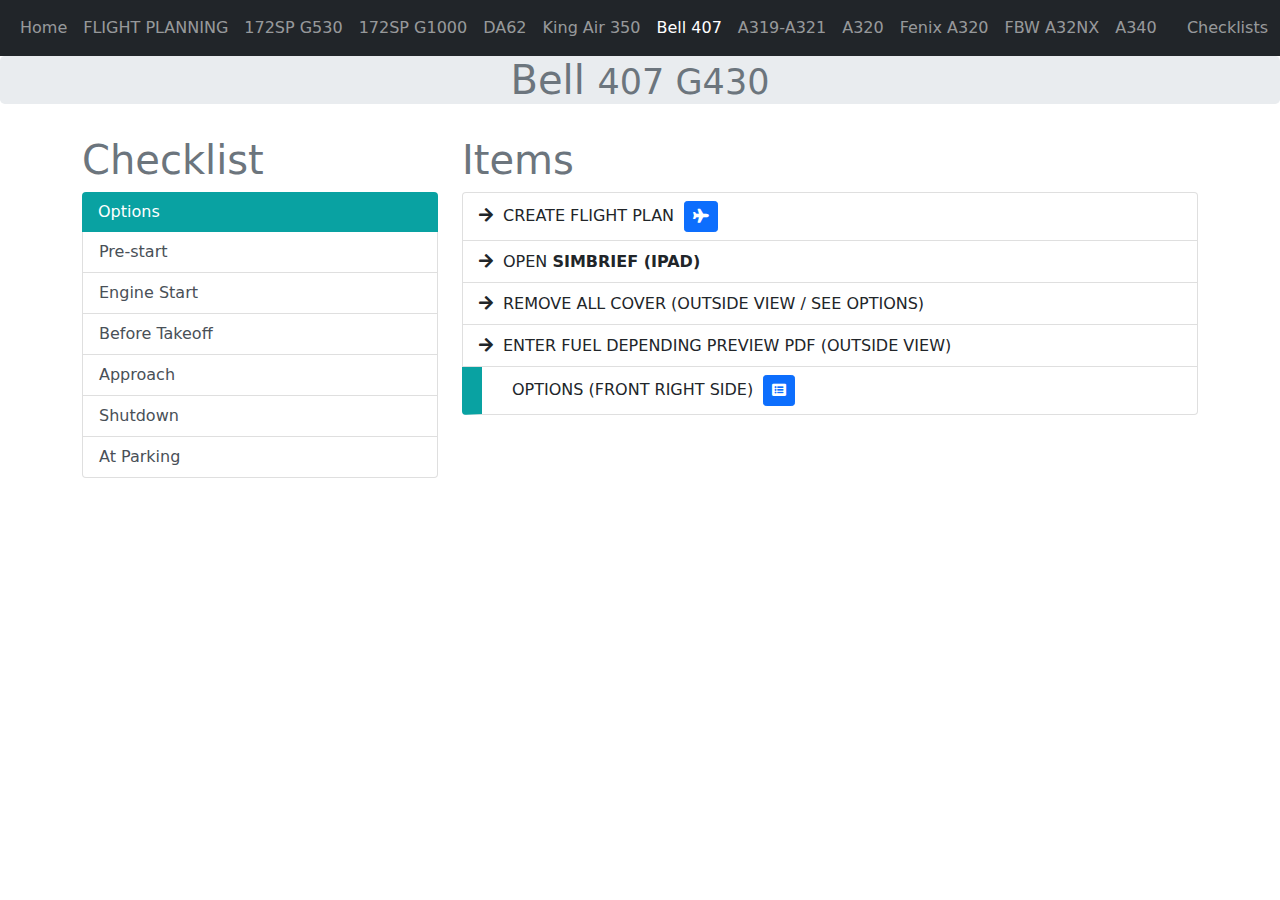
<file: bell407.html>
<!doctype html>
<html lang="en">
<head>
	<title>Checklists pour X-Plane 12</title>
	<meta charset="UTF-8">
	<meta name="Content-Type" content="UTF-8">
	<meta name="Content-Language" content="fr">
	<meta name="Author" content="Coussini">
	<meta name="Viewport" content="width=device-width, initial-scale=1">
	<link rel="stylesheet" href="css/bootstrap.min.css">
	<link rel="stylesheet" href="https://use.fontawesome.com/releases/v5.7.0/css/all.css">	
    <link rel="stylesheet" href="https://cdn.jsdelivr.net/npm/bootstrap-icons@1.7.2/font/bootstrap-icons.css">        
	<link rel="stylesheet" href="css/style.css">
	<script src="js/bootstrap.bundle.min.js"></script>
	<script src="js/jquery.min.js"></script>
</head>
<body>
	<!--Navigation bar-->
	<div id="nav-placeholder">
	</div>
	<script>
		    $("#nav-placeholder").load("nav.html");
	</script>
	<!--end of Navigation bar-->
	<div class="jumbotron jumbotron-fluid">
		<div class="container">
			<h1 class="text-center text-muted">Bell <small>407 G430</small></h1>
		</div>
	</div>
	<!--Copier le modèle vierge ici-->	
	<div class="container">
		<div class="row">
			<div class="col-4">
				<h1 class="text-muted">Checklist</h1>
				<div class="list-group" id="list-tab">
					<a class="list-group-item list-group-item-action active" data-bs-toggle="list" href="#list-options">Options</a>
					<a class="list-group-item list-group-item-action" data-bs-toggle="list" href="#list-pre-start">Pre-start</a>
					<a class="list-group-item list-group-item-action" data-bs-toggle="list" href="#list-engine-start">Engine Start</a>
					<a class="list-group-item list-group-item-action" data-bs-toggle="list" href="#list-before-takeoff">Before Takeoff</a>
					<a class="list-group-item list-group-item-action" data-bs-toggle="list" href="#list-approach">Approach</a>
					<a class="list-group-item list-group-item-action" data-bs-toggle="list" href="#list-shutdown">Shutdown</a>
					<a class="list-group-item list-group-item-action" data-bs-toggle="list" href="#list-parking">At Parking</a>
				</div>
			</div>
			<div class="col-8">
				<h1 class="text-muted">Items</h1>
				<div class="tab-content" id="nav-tabContent">
					<div class="tab-pane active show" id="list-options">
						<ul class="list-group">
							<li class="list-group-item titre-sans-element-primaire">CREATE FLIGHT PLAN<button type="button" class="btn btn-primary btn-sm" data-bs-toggle="modal" data-bs-target="#modal-flight-plan"><i class="fas fa-plane"></i></button></li>
							<li class="list-group-item titre-sans-element-primaire">OPEN <strong>SIMBRIEF (IPAD)</strong></li>
							<li class="list-group-item titre-sans-element-primaire">REMOVE ALL COVER (OUTSIDE VIEW / SEE OPTIONS)</li>
							<li class="list-group-item titre-sans-element-primaire">ENTER FUEL DEPENDING PREVIEW PDF (OUTSIDE VIEW)</li>
							<li class="list-group-item element-primaire">OPTIONS (FRONT RIGHT SIDE)<button type="button" class="btn btn-primary btn-sm" data-bs-toggle="modal" data-bs-target="#modal-front-option"><i class="fas fa-list-alt"></i></button></li>
						</ul>
					</div>
					<div class="tab-pane" id="list-pre-start">
						<ul class="list-group">
							<li class="list-group-item">HEADSET <kbd>USE</kbd></li>
							<li class="list-group-item">THROTTLE <kbd>OFF</kbd></li>
							<li class="list-group-item">COLLECTIVE <kbd>DOWN</kbd></li>
							<li class="list-group-item">BARO <kbd>SET</kbd></li>
							<li class="list-group-item">ALL OVERHEAD SWITCH <kbd>OFF</kbd> (Except Hydraulics)</li>
							<li class="list-group-item element-lumiere">NAV LIGHT <kbd>ON</kbd><span class="important"> (POS LT)</span></li>
							<li class="list-group-item element-lumiere">STROBE LIGHTS <kbd>ON</kbd><span class="important"> (ANTI COLL LT)</span></li>	
							<li class="list-group-item">HYDRAULIC SYSTEM <kbd>ON</kbd> (CKECK)</li>
							<li class="list-group-item">GPU <kbd>CONNECTED</kbd> (MENU)</li>

							<li class="list-group-item">BATTERY <kbd>ON</kbd><span class="important"> (MASTER BAT)</span></li>
							<li class="list-group-item"><i class="fas fa-circle-notch fa-spin"></i>&nbsp;&nbsp;("WAITING NR 0") -> HORN MUTE <kbd>PRESS</kbd></li>
							<li class="list-group-item">INSTRUMENT LIGHT <kbd>ON</kbd></li>
							<li class="list-group-item">BOOST XFR LEFT / RIGHT <kbd>ON</kbd></li>
							<li class="list-group-item">FULL VALVE <kbd>ON</kbd> (AND COVERING)</li>
							<li class="list-group-item">PEDAL STOP <kbd>ON</kbd> (AND COVERING)</li>
						</ul>
					</div>
					<div class="tab-pane" id="list-engine-start">
						<ul class="list-group">
							<li class="list-group-item">THROTTLE <kbd>IDLE</kbd></li>
							<li class="list-group-item">START BUTTON <kbd>ON</kbd> (<span class="important">START HONEY</span=>. 3 SECONDS)</li>
							<li class="list-group-item">GPU <kbd>DISCONNECTED</kbd> (MENU)</li>
							<li class="list-group-item titre-et-element-primaire">WHEN NG INSTRUMENT > 62%</li>
							<li class="list-group-item element-primaire">GEN <kbd>ON</kbd></li>
						</ul>
					</div>
					<div class="tab-pane" id="list-before-takeoff">
						<ul class="list-group">
							<li class="list-group-item">FLIGHT INSTRUMENTS DG, ATT, TURN <kbd>ON</kbd></li>
							<li class="list-group-item">AVIONIC MASTER <kbd>ON</kbd><span class="important"> (AVIONICS BUS1)</span></li>
							<li class="list-group-item">PITOT HEATER <kbd>ON</kbd> (BELLOW 10C)</li>
							<li class="list-group-item">ANTI ICE <kbd>ON</kbd> (BELLOW 10C)</li>
							<li class="list-group-item element-lumiere">LANDING LIGHT <kbd>ON</kbd><span class="important"> (LDG LTS)</span></li>	
							<li class="list-group-item">THROTTLE <kbd>FULL</kbd></li>
							<li class="list-group-item">GARMIN & TRANSPONDER <kbd>ON</kbd></li>
							<li class="list-group-item">HORIZON <kbd>PULL 4 SECONDS</kbd> (TO SET CORRECTLY)</li>
							<li class="list-group-item">SAS <kbd>ON</kbd></li>
						</ul>
					</div>
					<div class="tab-pane" id="list-approach">
						<ul class="list-group">
							<li class="list-group-item titre-sans-element-primaire">SPEED 70 KT</li>
							<li class="list-group-item titre-sans-element-primaire">ALTITUDE ABOVE LANDING SPOT 500 FEET</li>
							<li class="list-group-item titre-sans-element-primaire">RATE OF DESCENT 300 FT/MIN</li>
							<li class="list-group-item titre-sans-element-primaire">USING CYCLIC AND PEDAL TO ADJUST LANDING</li>
							<li class="list-group-item titre-et-element-primaire">WHEN SPEED 50 KT</li>
							<li class="list-group-item element-primaire">PEDAL STOP <kbd>OFF</kbd> (AND COVERING)</li>
						</ul>
					</div>
					<div class="tab-pane" id="list-shutdown">
						<ul class="list-group">
							<li class="list-group-item">COLLECTIVE <kbd>FULL DOWN</kbd></li>
							<li class="list-group-item element-lumiere">LANDING LIGHT <kbd>OFF</kbd><span class="important"> (LDG LTS)</span></li>	
							<li class="list-group-item">THROTTLE <kbd>IDLE</kbd> -> HORN MUTE <kbd>PRESS</kbd></li>
							<li class="list-group-item">PITOT HEATER <kbd>OFF</kbd> (BELLOW 10C)</li>
							<li class="list-group-item">ANTI ICE <kbd>OFF</kbd> (BELLOW 10C)</li>
							<li class="list-group-item">BOOST XFR <span class="important">LEFT </span><kbd>OFF</kbd></li>
							<li class="list-group-item">FLIGHT INSTRUMENTS DG, ATT, TURN <kbd>OFF</kbd></li>
							<li class="list-group-item">GARMIN & TRANSPONDER <kbd>OFF</kbd></li>
							<li class="list-group-item">AVIONIC MASTER <kbd>OFF</kbd><span class="important"> (AVIONICS BUS1)</span></li>
							<li class="list-group-item element-lumiere">NAV LIGHT <kbd>OFF</kbd><span class="important"> (POS LT)</span></li>
							<li class="list-group-item">GEN <kbd>OFF</kbd></li>
							<li class="list-group-item">THROTTLE <kbd>OFF</kbd> -> HORN MUTE <kbd>PRESS</kbd></li>
							<li class="list-group-item">FUEL VALVE <kbd>OFF</kbd></li>
							<li class="list-group-item">BOOST XFR <span class="important">RIGHT </span><kbd>OFF</kbd></li>
						</ul>
					</div>
					<div class="tab-pane" id="list-parking">
						<ul class="list-group">
							<li class="list-group-item">HEADSET <kbd>REMOVE</kbd></li>
							<li class="list-group-item">WHEN NR < 40% <kbd>ROTOR BRAKE </kbd></li>
							<li class="list-group-item">INSTRUMENT LIGHT <kbd>OFF</kbd></li>
							<li class="list-group-item">HYDRAULIC SYSTEM <kbd>OFF</kbd></li>
							<li class="list-group-item element-lumiere">STROBE LIGHTS <kbd>OFF</kbd><span class="important"> (ANTI COLL LT)</span></li>	
							<li class="list-group-item">BATTERY <kbd>OFF</kbd><span class="important"> (MASTER BAT)</span></li>
						</ul>
					</div>
				</div>
			</div>
		</div>    
	</div>    
	<!-- 	modal flight plan here -->						
	<div class="modal" id="modal-flight-plan" tabindex="-1">
		<div class="modal-dialog modal-dialog-centered modal-dialog-scrollable">
	    <div class="modal-content">
	      <div class="modal-header">
	        <h5 class="modal-title">CREATE FLIGHT PLAN</h5>
	      </div>
	      <div class="modal-body">
					<ul class="list-group">
						<li class="list-group-item titre-fonce">SIMBRIEF (Desktop)</li>
						<li class="list-group-item">Créé un vol; Générer le plan de vol OFP;</li>
						<li class="list-group-item">À la page 2 du document PDF preview, copier le « routing »</li>
						<li class="list-group-item titre-fonce">LITTLE NAVMAP (Desktop)</li>
						<li class="list-group-item">Choisir l’option nouveau plan de vol à partir de la description de l’itinéraire</li>
						<li class="list-group-item">Enlever les références de pistes (genre "/24r")</li>
						<li class="list-group-item">Cliquez sur lire la description de l’itinéraire</li>
						<li class="list-group-item">Cliquez sur créer un plan de vol</li>
						<li class="list-group-item">Dans la planification de vol, cliquez sur les aéroports pour ajouter les sid ou les star ou les procédures d’approche selon le cas.</li>
						<li class="list-group-item">Cliquez sur l’icône correspondant au profil d’élévation du plan de vol afin de noter<span class="important">ALTITUDE SECURITAIRE</span> à utiliser pour ce vol (la ligne rouge de ce graphique indique le niveau à respecter)</li>
					</ul>
	      </div>
	      <div class="modal-footer">
	        <button type="button" class="btn btn-secondary" data-bs-dismiss="modal">Close</button>
	      </div>
	    </div>
		</div>
	</div>
	<!-- 	modal front option here -->						
	<div class="modal" id="modal-front-option" tabindex="-1">
		<div class="modal-dialog modal-dialog-centered modal-dialog-scrollable">
	    <div class="modal-content">
	      <div class="modal-header">
	        <h5 class="modal-title">OPTIONS</h5>
	      </div>
	      <div class="modal-body">
					<ul class="list-group">
						<li class="list-group-item">GPU (PERMET DE RECHARGER LA BATTERIE). PEUT S'UTILISER POUR DÉMARRER</li>				
						<li class="list-group-item">LOW SKID (PATINS BAS). EN ENLEVANT CETTE OPTION, IL Y A DES PATINS HAUTS</li>		
						<li class="list-group-item">FRAHM DAMPER (COUVERCLE HÉLICE)</li>		
						<li class="list-group-item">GLASS DOORS (FENETRE COMPLETE PORTE AVANT)</li>		
						<li class="list-group-item">DOOR V/WINDOWS (PETITE FENETRE SECTIONNELLE PORTE AVANT)</li>		
						<li class="list-group-item">FRONT L DOOR (AJOUTE UNE PORTE GAUCHE AVANT)</li>		
						<li class="list-group-item">FRONT R DOOR (AJOUTE UNE PORTE DROITE AVANT)</li>		
						<li class="list-group-item">BACK L DOOR (AJOUTE UNE PORTE GAUCHE ARRIÈRE)</li>		
						<li class="list-group-item">BACK R DOOR (AJOUTE UNE PORTE DROITE ARRIÈRE)</li>		
						<li class="list-group-item">FLOATS (POSSIBLE AVEC PATINS HAUT ET SANS PANIERS)</li>		
						<li class="list-group-item">LEFT BASKET (PANIER GAUCHE). CONTENEUR</li>		
						<li class="list-group-item">RIGHT BASKET (PANIER DROIT). CONTENEUR</li>		
						<li class="list-group-item">WIRE CUTTERS (COUTEAU À FILS)</li>		
						<li class="list-group-item">ROTOR SHADOW (OMBRE DES ROTORS)</li>		
						<li class="list-group-item">CINEFLEX (POSSIBLE AVEC PATIN HAUT)</li>		
						<li class="list-group-item">SLING HOOK (CROCHET VENTRAL)</li>		
						<li class="list-group-item">REMOVING TIES & CAPS (ENLEVE LES COUVERCLES ET LES CAPUCHONS PROTECTEURS</li>		
						<li class="list-group-item">GROUND CART (PERMET UN PUSHBACK)</li>		
					</ul>
	      </div>
	      <div class="modal-footer">
	        <button type="button" class="btn btn-secondary" data-bs-dismiss="modal">Close</button>
	      </div>
	    </div>
		</div>
	</div>
	<!-- 	modal insert Garmion 530 RNAV or ILS here -->						
	<div class="modal" id="modal-enter-garmin-G530-rnav" tabindex="-1">
		<div class="modal-dialog modal-dialog-centered modal-dialog-scrollable">
	    <div class="modal-content">
	      <div class="modal-header">
	        <h5 class="modal-title">INSERTING GARMIN G530 DATA</h5>
	      </div>
	      <div class="modal-body">
					<ul class="list-group">
						<li class="list-group-item list-group-item-danger">Toujours saisir l'aéroport de départ et destination au début de la séquence de saisi</li>
						<li class="list-group-item list-group-item-danger">Ensuite entrer la SID, la ROUTE puis la STAR</li>
						<hr>
						<li class="list-group-item titre-et-element-primaire">Pour détruire un waypoint ou un item</li>
						<li class="list-group-item element-primaire">Appuyez sur le gros bouton <kbd>CRSR</kbd> pour être en surbrillance</li>
						<li class="list-group-item element-primaire">Tournez le gros bouton <kbd>CRSR</kbd> pour choisir un waypoint</li>
						<li class="list-group-item element-primaire">Appuyez sur <kbd>CLR</kbd> + <kbd>ENT</kbd></li>
						<hr>
						<li class="list-group-item"><code>Cyhu/24r dct megtu naskk cyul/06r</code></li>
						<li class="list-group-item titre-fonce">Saisir cyhu (Aéroport de départ)</li>
						<li class="list-group-item">Appuyez longuement sur <kbd>CLR</kbd></li>
						<li class="list-group-item">Appuyez sur <kbd>FPL</kbd></li>
						<li class="list-group-item">Appuyez sur <kbd>MENU</kbd></li>
						<li class="list-group-item">Utilisez un bouton <kbd>CRSR</kbd> et sélectionner « delete flight plan » + <kbd>ENT</kbd></li>
						<li class="list-group-item">Si cyhu n’est pas inscrit, appuyez longuement sur <kbd>CLR</kbd> puis faire <kbd>FPL</kbd></li>
						<li class="list-group-item">Assurez vous que cyhu est en surbrillance (sinon appuyez sur le bouton <kbd>CRSR</kbd>)</li>
						<li class="list-group-item">Tournez le gros bouton <kbd>CRSR</kbd> pour choisir une ligne vierge en bas</li>
						<li class="list-group-item titre-fonce">Saisir cyul (Aéroport d'arrivée)</li>
						<li class="list-group-item">Tournez le petit bouton <kbd>CRSR</kbd> pour choisir la premiere</li>
						<li class="list-group-item">Tournez le gros bouton <kbd>CRSR</kbd> pour faire la lettre suivante</li>
						<li class="list-group-item">Lorsque le mot cyul est inscrit + <kbd>ENT (2 fois)</kbd></li>
						<li class="list-group-item">Assurez vous que cyul est en surbrillance, ce qui permet d'insérer un point avant ce dernier</li>
						<li class="list-group-item titre-fonce">Saisir la route megtu ET naskk</li>
						<li class="list-group-item">Procédez à la saisie sur le mot cyul (ne pas s'en faire car cela n'effacera pas cyul)</li>
						<li class="list-group-item titre-fonce">Procédure d'arrivée STAR</li>
						<li class="list-group-item">Assurez vous que cyul est en surbrillance</li>
						<li class="list-group-item">Appuyez sur <kbd>PROC</kbd></li>
						<li class="list-group-item">Utilisez un bouton <kbd>CRSR</kbd> et sélectionner « select approach » + <kbd>ENT</kbd></li>
						<li class="list-group-item titre-fonce">RNAV</li>
						<li class="list-group-item">Utilisez un bouton <kbd>CRSR</kbd> et sélectionner « rnv06r gps » + <kbd>ENT</kbd></li>
						<li class="list-group-item">Utilisez un bouton <kbd>CRSR</kbd> et sélectionner « vectors » + <kbd>ENT (2 fois)</kbd></li>
						<li class="list-group-item titre-fonce">ILS</li>
						<li class="list-group-item">Utilisez un bouton <kbd>CRSR</kbd> et sélectionner « ils06r » + <kbd>ENT</kbd></li>
						<li class="list-group-item">Utilisez un bouton <kbd>CRSR</kbd> et sélectionner « vectors » + <kbd>ENT (2 fois)</kbd></li>
					</ul>
	      </div>
	      <div class="modal-footer">
	        <button type="button" class="btn btn-secondary" data-bs-dismiss="modal">Close</button>
	      </div>
	    </div>
		</div>
	</div>
	<!-- 	modal flight plan here -->						
	<div class="modal" id="modal-enter-garmin-G530-managing" tabindex="-1">
		<div class="modal-dialog modal-dialog-centered modal-dialog-scrollable">
	    <div class="modal-content">
	      <div class="modal-header">
	        <h5 class="modal-title">SAVING/LOADING G530 GARMIN FLIGHT PLAN</h5>
	      </div>
	      <div class="modal-body">
					<ul class="list-group">
						<li class="list-group-item titre-fonce">SAUVEGARDE DU PLAN DE VOL</li>
						<li class="list-group-item">Appuyez sur <kbd>FPL</kbd></li>
						<li class="list-group-item">Appuyez sur <kbd>MENU</kbd></li>
						<li class="list-group-item">Utilisez un bouton <kbd>CRSR</kbd> et sélectionner « save flight plan » + <kbd>ENT</kbd></li>
						<li class="list-group-item titre-fonce">CHARGER UN PLAN DE VOL</li>
						<li class="list-group-item">Appuyez sur <kbd>FPL</kbd></li>
						<li class="list-group-item">Assurez vous le plan de vol ne soit pas en surbrillance (sinon appuyez sur le bouton <kbd>CRSR</kbd>)</li>
						<li class="list-group-item">Utilisez le petit bouton <kbd>CRSR</kbd> afin d’afficher la liste des plans de vol sauvegardés</li>
						<li class="list-group-item">Appuyez sur le bouton <kbd>CRSR</kbd></li>
						<li class="list-group-item">Utilisez un bouton <kbd>CRSR</kbd> et sélectionnez le plan de vol désiré + <kbd>ENT</kbd></li>
					</ul>
	      </div>
	      <div class="modal-footer">
	        <button type="button" class="btn btn-secondary" data-bs-dismiss="modal">Close</button>
	      </div>
	    </div>
		</div>
	</div>
	<script>
		$(document).ready(function() {
			$('a.list-group-item').click(function() {
				$('li').removeClass("active");
			});
			$('li').click(function() {
				$('li.active').removeClass("active");
				$(this).addClass("active");
			});
		});
	</script>	
	<!--Fin du modèle vierge -->	
</body>
</html>
</file>
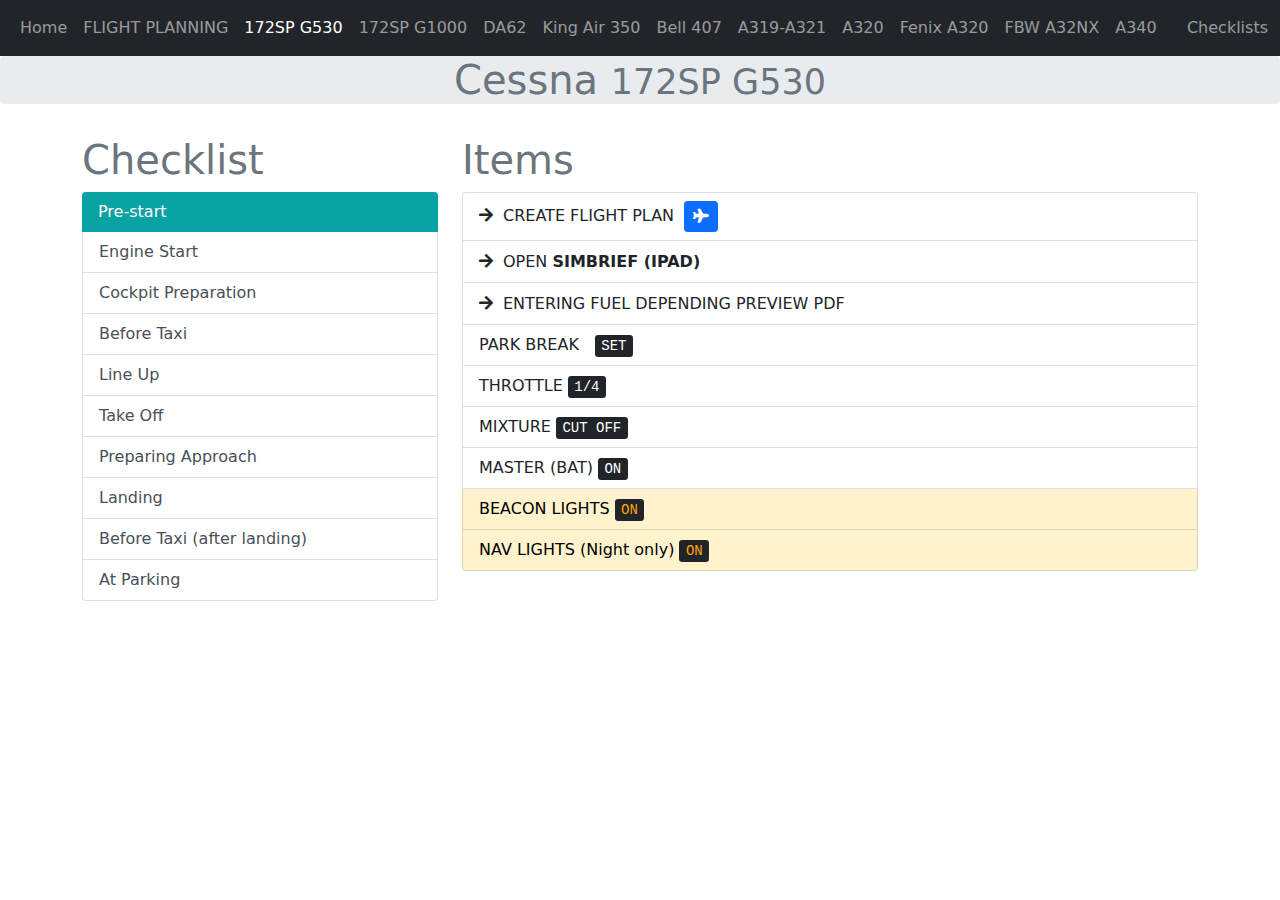
<file: cessna172.html>
<!doctype html>
<html lang="en">
<head>
	<title>Checklists pour X-Plane 12</title>
	<meta charset="UTF-8">
	<meta name="Content-Type" content="UTF-8">
	<meta name="Content-Language" content="fr">
	<meta name="Author" content="Coussini">
	<meta name="Viewport" content="width=device-width, initial-scale=1">
	<link rel="stylesheet" href="css/bootstrap.min.css">
	<link rel="stylesheet" href="https://use.fontawesome.com/releases/v5.7.0/css/all.css">	
    <link rel="stylesheet" href="https://cdn.jsdelivr.net/npm/bootstrap-icons@1.7.2/font/bootstrap-icons.css">        
	<link rel="stylesheet" href="css/style.css">
	<script src="js/bootstrap.bundle.min.js"></script>
	<script src="js/jquery.min.js"></script>
</head>
<body>
	<!--Navigation bar-->
	<div id="nav-placeholder">
	</div>
	<script>
		    $("#nav-placeholder").load("nav.html");
	</script>
	<!--end of Navigation bar-->
	<div class="jumbotron jumbotron-fluid">
		<div class="container">
			<h1 class="text-center text-muted">Cessna <small>172SP G530</small></h1>
		</div>
	</div>
	<!--Copier le modèle vierge ici-->	
	<div class="container">
		<div class="row">
			<div class="col-4">
				<h1 class="text-muted">Checklist</h1>
				<div class="list-group" id="list-tab">
					<a class="list-group-item list-group-item-action active" data-bs-toggle="list" href="#list-pre-start">Pre-start</a>
					<a class="list-group-item list-group-item-action" data-bs-toggle="list" href="#list-engine-start">Engine Start</a>
					<a class="list-group-item list-group-item-action" data-bs-toggle="list" href="#list-cockpit-prepar">Cockpit Preparation</a>
					<a class="list-group-item list-group-item-action" data-bs-toggle="list" href="#list-before-taxi">Before Taxi</a>
					<a class="list-group-item list-group-item-action" data-bs-toggle="list" href="#list-line-up">Line Up</a>
					<a class="list-group-item list-group-item-action" data-bs-toggle="list" href="#list-take-off">Take Off</a>
					<a class="list-group-item list-group-item-action" data-bs-toggle="list" href="#list-approach">Preparing Approach</a>
					<a class="list-group-item list-group-item-action" data-bs-toggle="list" href="#list-landing">Landing</a>
					<a class="list-group-item list-group-item-action" data-bs-toggle="list" href="#list-before-taxi">Before Taxi (after landing)</a>
					<a class="list-group-item list-group-item-action" data-bs-toggle="list" href="#list-parking">At Parking</a>
				</div>
			</div>
			<div class="col-8">
				<h1 class="text-muted">Items</h1>
				<div class="tab-content" id="nav-tabContent">
					<div class="tab-pane active show" id="list-pre-start">
						<ul class="list-group">
							<li class="list-group-item titre-sans-element-primaire">CREATE FLIGHT PLAN<button type="button" class="btn btn-primary btn-sm" data-bs-toggle="modal" data-bs-target="#modal-flight-plan"><i class="fas fa-plane"></i></button></li>
							<li class="list-group-item titre-sans-element-primaire">OPEN <strong>SIMBRIEF (IPAD)</strong></li>
							<li class="list-group-item titre-sans-element-primaire">ENTERING FUEL DEPENDING PREVIEW PDF</li>
							<li class="list-group-item">PARK BREAK<kbd class="m-3">SET</kbd></li>
							<li class="list-group-item">THROTTLE <kbd>1/4</kbd></li>
							<li class="list-group-item">MIXTURE <kbd>CUT OFF</kbd></li>
							<li class="list-group-item">MASTER (BAT) <kbd>ON </kbd></li>
							<li class="list-group-item element-lumiere">BEACON LIGHTS <kbd>ON</kbd></li>	
							<li class="list-group-item element-lumiere">NAV LIGHTS (Night only) <kbd>ON</kbd></li>	
						</ul>
					</div>
					<div class="tab-pane" id="list-engine-start">
						<ul class="list-group">
							<li class="list-group-item">MASTER (ALT) <kbd>ON </kbd></li>
							<hr>
							<li class="list-group-item titre-et-element-primaire">IF ENGINE NOT WARM</li>
							<li class="list-group-item element-primaire">FULL PUMP <kbd>ON</kbd></li>							
							<li class="list-group-item element-primaire">MIXTURE 5 SECONDS <kbd>FULL</kbd></li>							
							<li class="list-group-item element-primaire">MIXTURE <kbd>CUT OFF</kbd></li>							
							<li class="list-group-item element-primaire">FULL PUMP <kbd>OFF</kbd></li>
							<hr>							
							<li class="list-group-item">KEY <kbd>START</kbd></li>							
							<li class="list-group-item"><i class="fas fa-circle-notch fa-spin"></i>&nbsp;&nbsp;("WAITING START")</li>
							<li class="list-group-item">KEY <kbd>BOTH</kbd></li>
							<li class="list-group-item">MIXTURE <kbd>FULL</kbd></li>
							<li class="list-group-item">AVIONIC MASTER <kbd>ON </kbd></li>
						</ul>
					</div>
					<div class="tab-pane" id="list-cockpit-prepar">
						<ul class="list-group">
							<li class="list-group-item titre-sans-element-primaire">OPEN <strong>LITTLE NAVMAP (IPAD)</strong></li>
							<li class="list-group-item titre-sans-element-primaire">FIND DEPARTURE AIRPORT ALTIMETER INFO</li>
							<li class="list-group-item">BARO <kbd>SET</kbd> TO ALTIMETER</li>							
							<li class="list-group-item titre-sans-element-primaire">INSERTING GARMIN G530 DATA<button type="button" class="btn btn-primary btn-sm" data-bs-toggle="modal" data-bs-target="#modal-enter-garmin-G530-rnav"><i class="fas fa-keyboard"></i></button></li>
							<li class="list-group-item titre-sans-element-primaire">SAVING OR LOADING GARMIN G530 FLIGHT PLAN<button type="button" class="btn btn-primary btn-sm" data-bs-toggle="modal" data-bs-target="#modal-enter-garmin-G530-managing"><i class="fas fa-file-import"></i></button></li>
						</ul>
					</div>
					<div class="tab-pane" id="list-before-taxi">
						<ul class="list-group">
							<li class="list-group-item titre-sans-element-primaire">SELECT <strong>LITTLE NAVMAP (IPAD)</strong></li>
							<li class="list-group-item titre-sans-element-primaire">SHOW AIRPORT DIAGRAM TAXIWAY</li>
							<li class="list-group-item">THROTTLE <kbd>1000 RPM </kbd></li>
							<li class="list-group-item element-lumiere">TAXI LIGHTS <kbd>ON </kbd></li>
						</ul>
					</div>
					<div class="tab-pane" id="list-line-up">
						<ul class="list-group">
							<li class="list-group-item">TRIM <kbd>SET </kbd></li>	
							<li class="list-group-item">FLAPS <kbd>SET </kbd></li>
							<li class="list-group-item">ALTITUDE <kbd>TARGET MANUALLY</kbd> TO MAX ALTITUDE</li>
							<li class="list-group-item element-lumiere">LANDING LIGHTS <kbd>ON</kbd></li>	
							<li class="list-group-item element-lumiere">STROBE LIGHTS <kbd>ON</kbd></li>	
							<hr>
							<li class="list-group-item titre-et-element-primaire">ON THE RUNWAY</li>
							<li class="list-group-item element-primaire">TURN <strong>HDG BUTTON</strong> TO SET TO DEPARTURE RUNWAY</li>
							<li class="list-group-item element-primaire">CDI (GARMIN 530) <kbd>GPS MODE </kbd></li>
						</ul>
					</div>
					<div class="tab-pane" id="list-take-off">
						<ul class="list-group">
							<li class="list-group-item">FLAPS <kbd>UP </kbd></li>
							<li class="list-group-item">HDG (AUTOPILOT) <kbd>ON </kbd></li>
							<li class="list-group-item">VS (AUTOPILOT) <kbd>+5 </kbd></li>
							<hr>
							<li class="list-group-item">NAV (AUTOPILOT) <kbd>ON (GPSS) </kbd></li>
							<li class="list-group-item element-lumiere">LANDING LIGHTS <kbd>OFF</kbd></li>	
							<li class="list-group-item element-lumiere">TAXI LIGHTS <kbd>OFF </kbd></li>
							<hr>
							<li class="list-group-item titre-et-element-primaire">ABOVE 3000 FEET OR IN CRUISE</li>
							<li class="list-group-item element-primaire">MIXTURE <kbd>LEAN </kbd></li>
							<li class="list-group-item element-primaire">THROTTLE <kbd>2100 à 2700 RPM </kbd></li>
						</ul>
					</div>
					<div class="tab-pane" id="list-approach">
						<ul class="list-group">
							<li class="list-group-item titre-sans-element-primaire">SELECT <strong>LITTLE NAVMAP (IPAD)</strong></li>
							<li class="list-group-item titre-sans-element-primaire">FIND ARRIVAL AIRPORT ALTIMETER INFO</li>
							<li class="list-group-item titre-sans-element-primaire">FIND ILS FREQUENCY (As Req)</li>
							<li class="list-group-item">BARO <kbd>SET</kbd> TO ALTIMETER</li>							
							<li class="list-group-item">ILS FREQUENCY <kbd>SET</kbd> (As Req)</li>
							<li class="list-group-item titre-sans-element-primaire">IN FLIGHT PLAN, FIND IAF OR FAF ALTITUDE</li>
							<li class="list-group-item">ALTITUDE <kbd>TARGET MANUALLY</kbd> TO THIS FOUND ALTITUDE</li>
							<hr>
							<li class="list-group-item titre-et-element-primaire">LAST WAYPOINT BEFORE APPROACH</li>
							<li class="list-group-item element-primaire">FPL (GARMIN 530) <kbd>MENU / ACTIVATE LEG APPROACH </kbd></li>
						</ul>
					</div>
					<div class="tab-pane" id="list-landing">
						<ul class="list-group">
							<li class="list-group-item titre-et-element-primaire">STRAIGHT LINE TO RUNWAY</li>
							<li class="list-group-item element-primaire">FOR ILS LANDING, NAV LOC1 IS SWITCH AUTOMATICALLY</li>
							<li class="list-group-item element-primaire">TURN <strong>HDG BUTTON</strong> TO SET TO ARRIVAL RUNWAY</li>
							<li class="list-group-item element-primaire element-lumiere">LANDING LIGHTS <kbd>ON </kbd></li>
							<hr>
							<li class="list-group-item titre-sans-element-primaire">VOR LINE (DESCENT) <kbd>CHECK NEAR CENTER </kbd></li>
							
							<li class="list-group-item">APR (AUTOPILOT) <kbd>ON </kbd></li>
							<li class="list-group-item">MIXTURE <kbd>FULL </kbd></li>
							<li class="list-group-item">FLAPS <kbd>SET </kbd></li>
							<hr>
							<li class="list-group-item titre-et-element-primaire">EXIT RUNWAY</li>
							<li class="list-group-item element-primaire">FLAPS <kbd>UP </kbd></li>
							<li class="list-group-item element-primaire element-lumiere">LANDING LIGHTS <kbd>OFF </kbd></li>
							<li class="list-group-item element-primaire element-lumiere">STROBE LIGHTS <kbd>OFF</kbd></li>	
						</ul>
					</div>
					<div class="tab-pane" id="list-parking">
						<ul class="list-group">
							<li class="list-group-item">AVIONIC MASTER <kbd>OFF </kbd></li>
							<li class="list-group-item">MIXTURE <kbd>FULL LEAN </kbd></li>
							<li class="list-group-item">KEY <kbd>OFF</kbd></li>
							<li class="list-group-item element-lumiere">BEACON LIGHTS <kbd>OFF</kbd></li>	
							<li class="list-group-item element-lumiere">TAXI LIGHTS <kbd>OFF </kbd></li>
							<li class="list-group-item element-lumiere">NAV LIGHTS (Night only) <kbd>OFF </kbd></li>
							<li class="list-group-item">MASTER (ALT) <kbd>OFF </kbd></li>
							<li class="list-group-item">MASTER (BAT) <kbd>OFF </kbd></li>
						</ul>
					</div>
				</div>
			</div>
		</div>    
	</div>    
	<!-- 	modal flight plan here -->						
	<div class="modal" id="modal-flight-plan" tabindex="-1">
		<div class="modal-dialog modal-dialog-centered modal-dialog-scrollable">
	    <div class="modal-content">
	      <div class="modal-header">
	        <h5 class="modal-title">CREATE FLIGHT PLAN</h5>
	      </div>
	      <div class="modal-body">
					<ul class="list-group">
						<li class="list-group-item titre-fonce">SIMBRIEF (Desktop)</li>
						<li class="list-group-item">Créé un vol; Générer le plan de vol OFP;</li>
						<li class="list-group-item">À la page 2 du document PDF preview, copier le « routing »</li>
						<li class="list-group-item titre-fonce">LITTLE NAVMAP (Desktop)</li>
						<li class="list-group-item">Choisir l’option nouveau plan de vol à partir de la description de l’itinéraire</li>
						<li class="list-group-item">Enlever les références de pistes (genre "/24r")</li>
						<li class="list-group-item">Cliquez sur lire la description de l’itinéraire</li>
						<li class="list-group-item">Cliquez sur créer un plan de vol</li>
						<li class="list-group-item">Dans la planification de vol, cliquez sur les aéroports pour ajouter les sid ou les star ou les procédures d’approche selon le cas.</li>
						<li class="list-group-item">Cliquez sur l’icône correspondant au profil d’élévation du plan de vol afin de noter<span class="important">ALTITUDE SECURITAIRE</span> à utiliser pour ce vol (la ligne rouge de ce graphique indique le niveau à respecter)</li>
					</ul>
	      </div>
	      <div class="modal-footer">
	        <button type="button" class="btn btn-secondary" data-bs-dismiss="modal">Close</button>
	      </div>
	    </div>
		</div>
	</div>
	<!-- 	modal insert Garmion 530 RNAV or ILS here -->						
	<div class="modal" id="modal-enter-garmin-G530-rnav" tabindex="-1">
		<div class="modal-dialog modal-dialog-centered modal-dialog-scrollable">
	    <div class="modal-content">
	      <div class="modal-header">
	        <h5 class="modal-title">INSERTING GARMIN G530 DATA</h5>
	      </div>
	      <div class="modal-body">
					<ul class="list-group">
						<li class="list-group-item list-group-item-danger">Toujours saisir l'aéroport de départ et destination au début de la séquence de saisi</li>
						<li class="list-group-item list-group-item-danger">Ensuite entrer la SID, la ROUTE puis la STAR</li>
						<hr>
						<li class="list-group-item titre-et-element-primaire">Pour détruire un waypoint ou un item</li>
						<li class="list-group-item element-primaire">Appuyez sur le gros bouton <kbd>CRSR</kbd> pour être en surbrillance</li>
						<li class="list-group-item element-primaire">Tournez le gros bouton <kbd>CRSR</kbd> pour choisir un waypoint</li>
						<li class="list-group-item element-primaire">Appuyez sur <kbd>CLR</kbd> + <kbd>ENT</kbd></li>
						<hr>
						<li class="list-group-item"><code>Cyhu/24r dct megtu naskk cyul/06r</code></li>
						<li class="list-group-item titre-fonce">Saisir cyhu (Aéroport de départ)</li>
						<li class="list-group-item">Appuyez longuement sur <kbd>CLR</kbd></li>
						<li class="list-group-item">Appuyez sur <kbd>FPL</kbd></li>
						<li class="list-group-item">Appuyez sur <kbd>MENU</kbd></li>
						<li class="list-group-item">Utilisez un bouton <kbd>CRSR</kbd> et sélectionner « delete flight plan » + <kbd>ENT</kbd></li>
						<li class="list-group-item">Si cyhu n’est pas inscrit, appuyez longuement sur <kbd>CLR</kbd> puis faire <kbd>FPL</kbd></li>
						<li class="list-group-item">Assurez vous que cyhu est en surbrillance (sinon appuyez sur le bouton <kbd>CRSR</kbd>)</li>
						<li class="list-group-item">Tournez le gros bouton <kbd>CRSR</kbd> pour choisir une ligne vierge en bas</li>
						<li class="list-group-item titre-fonce">Saisir cyul (Aéroport d'arrivée)</li>
						<li class="list-group-item">Tournez le petit bouton <kbd>CRSR</kbd> pour choisir la premiere</li>
						<li class="list-group-item">Tournez le gros bouton <kbd>CRSR</kbd> pour faire la lettre suivante</li>
						<li class="list-group-item">Lorsque le mot cyul est inscrit + <kbd>ENT (2 fois)</kbd></li>
						<li class="list-group-item">Assurez vous que cyul est en surbrillance, ce qui permet d'insérer un point avant ce dernier</li>
						<li class="list-group-item titre-fonce">Saisir la route megtu ET naskk</li>
						<li class="list-group-item">Procédez à la saisie sur le mot cyul (ne pas s'en faire car cela n'effacera pas cyul)</li>
						<li class="list-group-item titre-fonce">Procédure d'arrivée STAR</li>
						<li class="list-group-item">Assurez vous que cyul est en surbrillance</li>
						<li class="list-group-item">Appuyez sur <kbd>PROC</kbd></li>
						<li class="list-group-item">Utilisez un bouton <kbd>CRSR</kbd> et sélectionner « select approach » + <kbd>ENT</kbd></li>
						<li class="list-group-item titre-fonce">RNAV</li>
						<li class="list-group-item">Utilisez un bouton <kbd>CRSR</kbd> et sélectionner « rnv06r gps » + <kbd>ENT</kbd></li>
						<li class="list-group-item">Utilisez un bouton <kbd>CRSR</kbd> et sélectionner « vectors » + <kbd>ENT (2 fois)</kbd></li>
						<li class="list-group-item titre-fonce">ILS</li>
						<li class="list-group-item">Utilisez un bouton <kbd>CRSR</kbd> et sélectionner « ils06r » + <kbd>ENT</kbd></li>
						<li class="list-group-item">Utilisez un bouton <kbd>CRSR</kbd> et sélectionner « vectors » + <kbd>ENT (2 fois)</kbd></li>
					</ul>
	      </div>
	      <div class="modal-footer">
	        <button type="button" class="btn btn-secondary" data-bs-dismiss="modal">Close</button>
	      </div>
	    </div>
		</div>
	</div>
	<!-- 	modal flight plan here -->						
	<div class="modal" id="modal-enter-garmin-G530-managing" tabindex="-1">
		<div class="modal-dialog modal-dialog-centered modal-dialog-scrollable">
	    <div class="modal-content">
	      <div class="modal-header">
	        <h5 class="modal-title">SAVING/LOADING G530 GARMIN FLIGHT PLAN</h5>
	      </div>
	      <div class="modal-body">
					<ul class="list-group">
						<li class="list-group-item titre-fonce">SAUVEGARDE DU PLAN DE VOL</li>
						<li class="list-group-item">Appuyez sur <kbd>FPL</kbd></li>
						<li class="list-group-item">Appuyez sur <kbd>MENU</kbd></li>
						<li class="list-group-item">Utilisez un bouton <kbd>CRSR</kbd> et sélectionner « save flight plan » + <kbd>ENT</kbd></li>
						<li class="list-group-item titre-fonce">CHARGER UN PLAN DE VOL</li>
						<li class="list-group-item">Appuyez sur <kbd>FPL</kbd></li>
						<li class="list-group-item">Assurez vous le plan de vol ne soit pas en surbrillance (sinon appuyez sur le bouton <kbd>CRSR</kbd>)</li>
						<li class="list-group-item">Utilisez le petit bouton <kbd>CRSR</kbd> afin d’afficher la liste des plans de vol sauvegardés</li>
						<li class="list-group-item">Appuyez sur le bouton <kbd>CRSR</kbd></li>
						<li class="list-group-item">Utilisez un bouton <kbd>CRSR</kbd> et sélectionnez le plan de vol désiré + <kbd>ENT</kbd></li>
					</ul>
	      </div>
	      <div class="modal-footer">
	        <button type="button" class="btn btn-secondary" data-bs-dismiss="modal">Close</button>
	      </div>
	    </div>
		</div>
	</div>
	<script>
		$(document).ready(function() {
			$('a.list-group-item').click(function() {
				$('li').removeClass("active");
			});
			$('li').click(function() {
				$('li.active').removeClass("active");
				$(this).addClass("active");
			});
		});
	</script>	
	<!--Fin du modèle vierge -->	
</body>
</html>
</file>
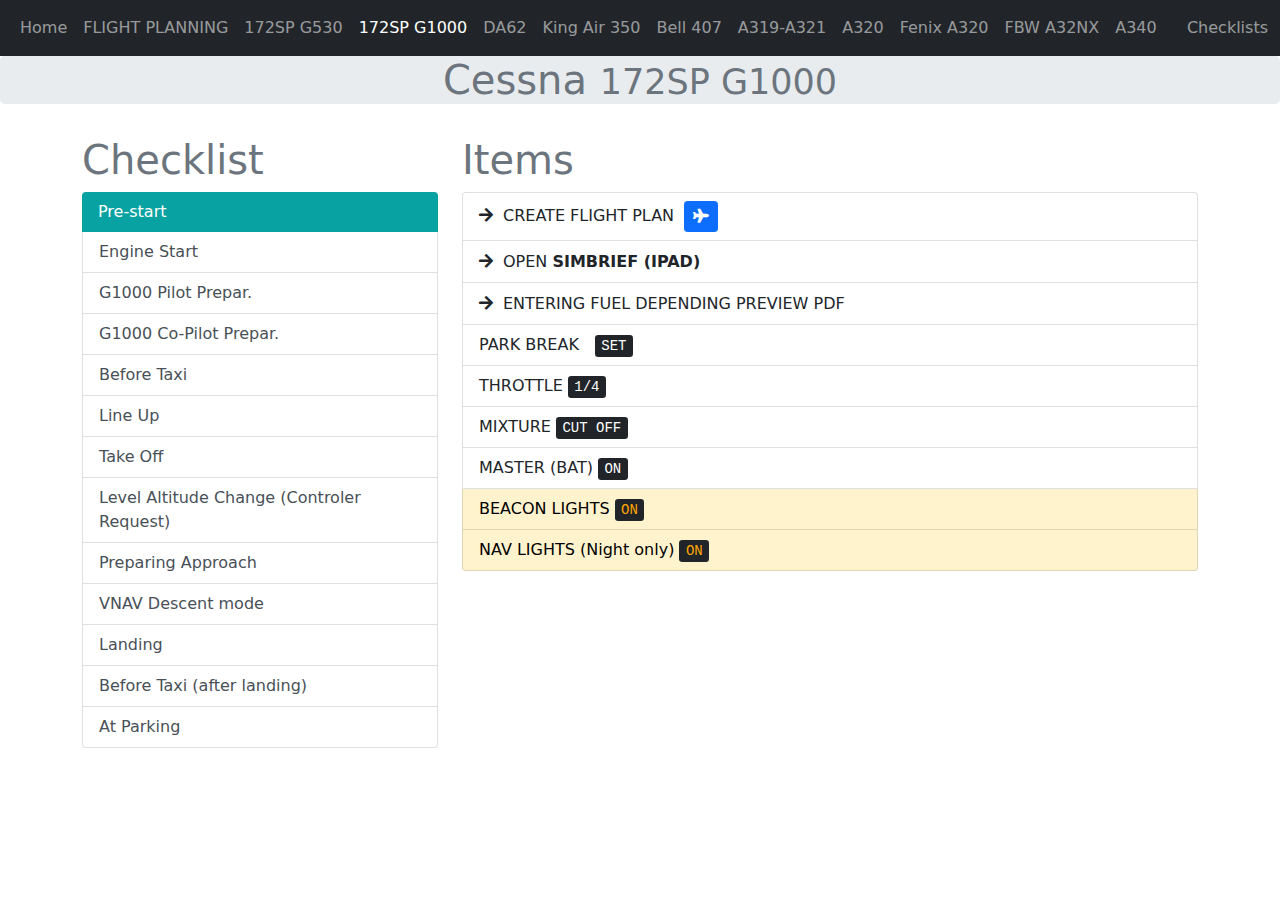
<file: cessna172g1000.html>
<!doctype html>
<html lang="en">
<head>
	<title>Checklists pour X-Plane 12</title>
	<meta charset="UTF-8">
	<meta name="Content-Type" content="UTF-8">
	<meta name="Content-Language" content="fr">
	<meta name="Author" content="Coussini">
	<meta name="Viewport" content="width=device-width, initial-scale=1">
	<link rel="stylesheet" href="css/bootstrap.min.css">
	<link rel="stylesheet" href="https://use.fontawesome.com/releases/v5.7.0/css/all.css">	
    <link rel="stylesheet" href="https://cdn.jsdelivr.net/npm/bootstrap-icons@1.7.2/font/bootstrap-icons.css">        
	<link rel="stylesheet" href="css/style.css">
	<script src="js/bootstrap.bundle.min.js"></script>
	<script src="js/jquery.min.js"></script>
</head>
<body>
	<!--Navigation bar-->
	<div id="nav-placeholder">
	</div>
	<script>
		    $("#nav-placeholder").load("nav.html");
	</script>
	<!--end of Navigation bar-->
	<div class="jumbotron jumbotron-fluid">
		<div class="container">
			<h1 class="text-center text-muted">Cessna <small>172SP G1000</small></h1>
		</div>
	</div>
	<!--Copier le modèle vierge ici-->	
	<div class="container">
		<div class="row">
			<div class="col-4">
				<h1 class="text-muted">Checklist</h1>
				<div class="list-group" id="list-tab">
					<a class="list-group-item list-group-item-action active" data-bs-toggle="list" href="#list-pre-start">Pre-start</a>
					<a class="list-group-item list-group-item-action" data-bs-toggle="list" href="#list-engine-start">Engine Start</a>
					<a class="list-group-item list-group-item-action" data-bs-toggle="list" href="#list-g1000-left-prepar">G1000 Pilot Prepar.</a>
					<a class="list-group-item list-group-item-action" data-bs-toggle="list" href="#list-g1000-right-prepar">G1000 Co-Pilot Prepar.</a>
					<a class="list-group-item list-group-item-action" data-bs-toggle="list" href="#list-before-taxi">Before Taxi</a>
					<a class="list-group-item list-group-item-action" data-bs-toggle="list" href="#list-line-up">Line Up</a>
					<a class="list-group-item list-group-item-action" data-bs-toggle="list" href="#list-take-off">Take Off</a>
					<a class="list-group-item list-group-item-action" data-bs-toggle="list" href="#list-level-change">Level Altitude Change (Controler Request)</a>
					<a class="list-group-item list-group-item-action" data-bs-toggle="list" href="#list-approach">Preparing Approach</a>
					<a class="list-group-item list-group-item-action" data-bs-toggle="list" href="#list-vnav-descent">VNAV Descent mode</a>
					<a class="list-group-item list-group-item-action" data-bs-toggle="list" href="#list-landing">Landing</a>
					<a class="list-group-item list-group-item-action" data-bs-toggle="list" href="#list-before-taxi">Before Taxi (after landing)</a>
					<a class="list-group-item list-group-item-action" data-bs-toggle="list" href="#list-parking">At Parking</a>
				</div>
			</div>
			<div class="col-8">
				<h1 class="text-muted">Items</h1>
				<div class="tab-content" id="nav-tabContent">
					<div class="tab-pane active show" id="list-pre-start">
						<ul class="list-group">
							<li class="list-group-item titre-sans-element-primaire">CREATE FLIGHT PLAN<button type="button" class="btn btn-primary btn-sm" data-bs-toggle="modal" data-bs-target="#modal-flight-plan"><i class="fas fa-plane"></i></button></li>
							<li class="list-group-item titre-sans-element-primaire">OPEN <strong>SIMBRIEF (IPAD)</strong></li>
							<li class="list-group-item titre-sans-element-primaire">ENTERING FUEL DEPENDING PREVIEW PDF</li>
							<li class="list-group-item">PARK BREAK<kbd class="m-3">SET</kbd></li>
							<li class="list-group-item">THROTTLE <kbd>1/4</kbd></li>
							<li class="list-group-item">MIXTURE <kbd>CUT OFF</kbd></li>
							<li class="list-group-item">MASTER (BAT) <kbd>ON </kbd></li>
							<li class="list-group-item element-lumiere">BEACON LIGHTS <kbd>ON</kbd></li>	
							<li class="list-group-item element-lumiere">NAV LIGHTS (Night only) <kbd>ON</kbd></li>	
						</ul>
					</div>
					<div class="tab-pane" id="list-engine-start">
						<ul class="list-group">
							<li class="list-group-item">MASTER (ALT) <kbd>ON </kbd></li>
							<hr>
							<li class="list-group-item titre-et-element-primaire">IF ENGINE NOT WARM</li>
							<li class="list-group-item element-primaire">FULL PUMP <kbd>ON</kbd></li>							
							<li class="list-group-item element-primaire">MIXTURE 5 SECONDS <kbd>FULL</kbd></li>							
							<li class="list-group-item element-primaire">MIXTURE <kbd>CUT OFF</kbd></li>							
							<li class="list-group-item element-primaire">FULL PUMP <kbd>OFF</kbd></li>
							<hr>							
							<li class="list-group-item">KEY <kbd>START</kbd></li>							
							<li class="list-group-item"><i class="fas fa-circle-notch fa-spin"></i>&nbsp;&nbsp;("WAITING START")</li>
							<li class="list-group-item">KEY <kbd>BOTH</kbd></li>
							<li class="list-group-item">MIXTURE <kbd>FULL</kbd></li>
							<li class="list-group-item">AVIONIC MASTER <kbd>ON </kbd></li>
						</ul>
					</div>
					<div class="tab-pane" id="list-g1000-left-prepar">
						<ul class="list-group">
							<li class="list-group-item titre-et-element-primaire">INSET <kbd>PRESS</kbd></li>
							<li class="list-group-item element-primaire"><kbd class="petit">DCLTR OPTION </kbd><kbd class="petit">TRAFFIC SET </kbd><kbd class="petit">TOPO SET </kbd><kbd class="petit">NEXRAD SET </kbd><kbd class="petit">BACK </kbd></li>
							<hr>
							<li class="list-group-item titre-et-element-primaire">PFD <kbd>PRESS</kbd></li>
							<li class="list-group-item element-primaire">WIND <kbd class="petit">PRESS </kbd><kbd class="petit">OPTN 2</kbd><kbd class="petit">BACK</kbd><kbd class="petit">BACK</kbd></li>
							<hr>
							<li class="list-group-item titre-et-element-primaire">PFD <kbd>PRESS</kbd></li>
							<li class="list-group-item element-primaire">ALT UNIT <kbd class="petit">PRESS </kbd><kbd class="petit">IN or HPA</kbd><kbd class="petit">BACK</kbd></li>
							<hr>
							<li class="list-group-item titre-sans-element-primaire">OPEN <strong>LITTLE NAVMAP (IPAD) </strong><kbd>RELOAD 1 SECOND </kbd></li>
							<li class="list-group-item titre-sans-element-primaire">FIND DEPARTURE AIRPORT ALTIMETER INFO</li>
							<li class="list-group-item">CRS BARO <kbd>SET</kbd> TO ALTIMETER</li>
							<hr>
							<li class="list-group-item titre-et-element-secondaire">ANNEXE INFORMATION ON PFD<button type="button" class="btn btn-primary btn-sm" data-bs-toggle="modal" data-bs-target="#modal-info-pfd"><i class="fas fa-broadcast-tower"></i></button></li>
						</ul>
					</div>
					<div class="tab-pane" id="list-g1000-right-prepar">
						<ul class="list-group">
							<li class="list-group-item titre-sans-element-primaire">INSERTING GARMIN G1000 DATA<button type="button" class="btn btn-primary btn-sm" data-bs-toggle="modal" data-bs-target="#modal-enter-garmin-G1000-rnav"><i class="fas fa-keyboard"></i></button></li>
							<li class="list-group-item titre-sans-element-primaire">SAVING OR LOADING GARMIN G1000 FLIGHT PLAN<button type="button" class="btn btn-primary btn-sm" data-bs-toggle="modal" data-bs-target="#modal-enter-garmin-G1000-managing"><i class="fas fa-file-import"></i></button></li>
							<li class="list-group-item">FMS <kbd>PRESS</kbd> (Exit Edit Mode)</li>
							<li class="list-group-item">RANGE <kbd>PRESS</kbd> (Center Aircraft to Map)</li>
							<li class="list-group-item">FPL <kbd>PRESS</kbd></li>
							<li class="list-group-item titre-et-element-primaire">MAP <kbd>PRESS</kbd></li>
							<li class="list-group-item element-primaire"><kbd class="petit">TRAFFIC SET </kbd><kbd class="petit">TOPO SET </kbd><kbd class="petit">NEXRAD SET </kbd><kbd class="petit">BACK </kbd></li>
							<li class="list-group-item"><hr></li>
							<li class="list-group-item titre-et-element-secondaire">USING RANGE BUTTON</li>
							<li class="list-group-item element-secondaire">FOR PAN (Scroll map using Arrow button): RANGE BUTTON <kbd>PRESS</kbd></li>
							<li class="list-group-item element-secondaire">FOR CENTER AIRCRAFT: RANGE BUTTON <kbd>PRESS</kbd></li>
							<li class="list-group-item element-secondaire">FOR ZOOM MAP: RANGE BUTTON <kbd>TURN</kbd></li>
						</ul>
					</div>
					<div class="tab-pane" id="list-before-taxi">
						<ul class="list-group">
							<li class="list-group-item titre-sans-element-primaire">SELECT <strong>LITTLE NAVMAP (IPAD)</strong></li>
							<li class="list-group-item titre-sans-element-primaire">SHOW AIRPORT DIAGRAM TAXIWAY</li>
							<li class="list-group-item">THROTTLE <kbd>1000 RPM </kbd></li>
							<li class="list-group-item element-lumiere">TAXI LIGHTS <kbd>ON </kbd></li>
						</ul>
					</div>
					<div class="tab-pane" id="list-line-up">
						<ul class="list-group">
							<li class="list-group-item">TRIM <kbd>SET </kbd></li>	
							<li class="list-group-item">FLAPS <kbd>SET </kbd></li>
							<li class="list-group-item">ALTITUDE BUTTON <kbd>SET</kbd> TO MAX ALTITUDE</li>
							<li class="list-group-item">HDG (AUTOPILOT) <kbd>ON </kbd></li>
							<li class="list-group-item">FLC (AUTOPILOT) <kbd>ON </kbd></li>
							<li class="list-group-item">NOSE DN (AUTOPILOT) <kbd>PRESS</kbd> (Until 90 KTS)</li>
							<li class="list-group-item element-lumiere">LANDING LIGHTS <kbd>ON</kbd></li>	
							<li class="list-group-item element-lumiere">STROBE LIGHTS <kbd>ON</kbd></li>	
							<hr>
							<li class="list-group-item titre-et-element-primaire">ON THE RUNWAY</li>
							<li class="list-group-item element-primaire">PRESS <strong>HDG BUTTON</strong> TO SET TO DEPARTURE RUNWAY</li>
							<li class="list-group-item element-primaire">POWER <kbd>100% </kbd></li>
						</ul>
					</div>
					<div class="tab-pane" id="list-take-off">
						<ul class="list-group">
							<li class="list-group-item">FLAPS <kbd>UP </kbd></li>
							<li class="list-group-item">AP (AUTOPILOT) <kbd>ON </kbd></li>
							<hr>
							<li class="list-group-item element-lumiere">LANDING LIGHTS <kbd>OFF</kbd></li>	
							<li class="list-group-item element-lumiere">TAXI LIGHTS <kbd>OFF </kbd></li>
							<li class="list-group-item">NAV (AUTOPILOT) <kbd>ON </kbd></li>
							<hr>
							<li class="list-group-item titre-et-element-primaire">ABOVE 3000 FEET OR IN CRUISE</li>
							<li class="list-group-item element-primaire">MIXTURE <kbd>LEAN </kbd></li>
							<li class="list-group-item element-primaire">THROTTLE <kbd>2100 à 2700 RPM </kbd></li>
						</ul>
					</div>
					<div class="tab-pane" id="list-level-change">
						<ul class="list-group">
							<li class="list-group-item titre-et-element-primaire">FLIGHT LEVEL CHANGE ABOVE THE CURRENT</li>
							<li class="list-group-item element-primaire">ALTITUDE BUTTON <kbd>SET</kbd> TO NEW ALTITUDE</li>
							<li class="list-group-item element-primaire">FLC (AUTOPILOT) <kbd>ON </kbd></li>
							<li class="list-group-item element-primaire">NOSE UP (AUTOPILOT) <kbd>PRESS</kbd> (Until Good Rate Of Ascent)</li>
							<li class="list-group-item element-primaire">FINE TUNING WITH POWER <kbd>INCREASE OR DECREASE</kbd> (Until Good Rate Of Ascent)</li>
							<hr>
							<li class="list-group-item titre-et-element-primaire">FLIGHT LEVEL CHANGE BELLOW THE CURRENT</li>
							<li class="list-group-item element-primaire">ALTITUDE BUTTON <kbd>SET</kbd> TO NEW ALTITUDE</li>
							<li class="list-group-item element-primaire">FLC (AUTOPILOT) <kbd>ON </kbd></li>
							<li class="list-group-item element-primaire">NOSE DN (AUTOPILOT) <kbd>PRESS</kbd> (Until Good Rate Of Descent)</li>
							<li class="list-group-item element-primaire">FINE TUNING WITH POWER <kbd>INCREASE OR DECREASE</kbd> (Until Good Rate Of Descent)</li>
						</ul>
					</div>
					<div class="tab-pane" id="list-approach">
						<ul class="list-group">
							<li class="list-group-item titre-sans-element-primaire">SELECT <strong>LITTLE NAVMAP (IPAD)</strong></li>
							<li class="list-group-item titre-sans-element-primaire">FIND ARRIVAL AIRPORT ALTIMETER INFO</li>
							<li class="list-group-item titre-sans-element-primaire">FIND ILS FREQUENCY (As Req)</li>
							<li class="list-group-item">CRS BARO <kbd>SET</kbd> TO ALTIMETER</li>							
							<li class="list-group-item">ILS FREQUENCY <kbd>SET</kbd> (As Req)</li>
							<hr>
							<li class="list-group-item titre-et-element-primaire">BEFORE TOP OF DESCENT</li>
							<li class="list-group-item element-primaire">VALIDATE ALL ALTITUDE OF THE STAR OR INSTRUMENT APPROACH</kbd></li>
							<li class="list-group-item element-primaire list-group-item-danger">ONE OF THESE ALTITUDE MUST BE BLUE IN ALL KIND OF APPROACH</kbd></li>
							<hr>
							<li class="list-group-item titre-et-element-primaire">LAST WAYPOINT BEFORE APPROACH</li>
							<li class="list-group-item element-primaire">FPL (GARMIN G1000) <kbd>MENU / ACTIVATE LEG APPROACH </kbd></li>
						</ul>
					</div>
					<div class="tab-pane" id="list-vnav-descent">
						<ul class="list-group">
							<li class="list-group-item titre-et-element-primaire">PREPARING DESCENT FOR STAR PROCEDURE ONLY</li>
							<li class="list-group-item element-primaire">IN FLIGHT PLAN, FIND THE LOWER ALTITUDE OF THIS STAR ROUTE</li>
							<li class="list-group-item element-primaire">ALTITUDE BUTTON <kbd>SET</kbd> TO THIS FOUND ALTITUDE</li>
							<hr>
							<li class="list-group-item titre-et-element-primaire">PREPARING DESCENT FOR APPROACH PROCEDURE ONLY</li>
							<li class="list-group-item element-primaire">IN FLIGHT PLAN, FIND THE IAF OR FAF ALTITUDE</li>
							<li class="list-group-item element-primaire">ALTITUDE BUTTON <kbd>SET</kbd> TO THIS FOUND ALTITUDE</li>
							<hr>
							<li class="list-group-item titre-et-element-primaire">TO CHANGE THE VNAV PROFILE ANGLE</li>
							<li class="list-group-item element-primaire">VNV PROF (BOTTOM OF MFD)<kbd> PRESS</kbd></li>
							<li class="list-group-item element-primaire">FMS (big button) <kbd>TURN</kbd> UNTIL FPA IS HIGHLIGHT</li>
							<li class="list-group-item element-primaire">FMS (small button) <kbd>TURN</kbd> TO CHANGE THE VALUE (-3.0) THEN PRESS <kbd>ENT</kbd></li>
							<li class="list-group-item element-primaire">PRESS FMS BUTTON (EXIT EDIT MODE)</li>
							<li class="list-group-item element-primaire">RANGE <kbd>PRESS</kbd> (Center Aircraft to Map)</li>
							<hr>
							<li class="list-group-item titre-et-element-primaire">IF TIME TO TOD IS GREATER THAN 5:00</li>
							<li class="list-group-item element-primaire">WAIT UNTIL TIME TO TOD IS LESS THAN 5:00</li>
							<hr>
							<li class="list-group-item titre-et-element-primaire">IF TIME TO TOD IS LESS THAN 5:00 AND VPATH IS NOT ACTIVE</li>
							<li class="list-group-item element-primaire">VNV (AUTOPILOT) <kbd>ON</kbd></li>
							<hr>
							<li class="list-group-item titre-et-element-primaire">WHEN TIME TO TOD IS LESS THAN 1:00</li>
							<li class="list-group-item element-primaire">THE VPATH BECOME ACTIVE IN FD (IN ALTITUDE TAPE)</li>
							<li class="list-group-item element-primaire">REDUCE POWER</li>
						</ul>
					</div>
					<div class="tab-pane" id="list-landing">
						<ul class="list-group">
							<li class="list-group-item titre-et-element-primaire">STRAIGHT LINE TO RUNWAY</li>
							<li class="list-group-item element-primaire">FOR ILS LANDING, NAV LOC1 IS SWITCH AUTOMATICALLY</li>
							<li class="list-group-item element-primaire">PRESS <strong>HDG BUTTON</strong> TO SET TO ARRIVAL RUNWAY</li>
							<li class="list-group-item element-primaire element-lumiere">LANDING LIGHTS <kbd>ON </kbd></li>
							<hr>
							<li class="list-group-item titre-sans-element-primaire">PINK LOSANGE (DESCENT) <kbd>CHECK NEAR CENTER </kbd></li>
							<li class="list-group-item">APR (AUTOPILOT) <kbd>ON </kbd></li>
							<li class="list-group-item">FLAPS <kbd>SET </kbd></li>
							<hr>
							<li class="list-group-item titre-et-element-primaire">EXIT RUNWAY</li>
							<li class="list-group-item element-primaire">FLAPS <kbd>UP </kbd></li>
							<li class="list-group-item element-primaire element-lumiere">LANDING LIGHTS <kbd>OFF </kbd></li>
							<li class="list-group-item element-primaire element-lumiere">STROBE LIGHTS <kbd>OFF</kbd></li>	
						</ul>
					</div>
					<div class="tab-pane" id="list-parking">
						<ul class="list-group">
							<li class="list-group-item">AVIONIC MASTER <kbd>OFF </kbd></li>
							<li class="list-group-item">MIXTURE <kbd>FULL LEAN </kbd></li>
							<li class="list-group-item">KEY <kbd>OFF</kbd></li>
							<li class="list-group-item element-lumiere">BEACON LIGHTS <kbd>OFF</kbd></li>	
							<li class="list-group-item element-lumiere">TAXI LIGHTS <kbd>OFF </kbd></li>
							<li class="list-group-item element-lumiere">NAV LIGHTS (Night only) <kbd>OFF </kbd></li>
							<li class="list-group-item">MASTER (ALT) <kbd>OFF </kbd></li>
							<li class="list-group-item">MASTER (BAT) <kbd>OFF </kbd></li>
						</ul>
					</div>
				</div>
			</div>
		</div>    
	</div>    
	<!-- 	modal flight plan here -->						
	<div class="modal" id="modal-flight-plan" tabindex="-1">
		<div class="modal-dialog modal-dialog-centered modal-dialog-scrollable">
	    <div class="modal-content">
	      <div class="modal-header">
	        <h5 class="modal-title">CREATE FLIGHT PLAN</h5>
	      </div>
	      <div class="modal-body">
					<ul class="list-group">
						<li class="list-group-item titre-fonce">SIMBRIEF (Desktop)</li>
						<li class="list-group-item">Créé un vol; Générer le plan de vol OFP;</li>
						<li class="list-group-item">À la page 2 du document PDF preview, copier le « routing »</li>
						<li class="list-group-item titre-fonce">LITTLE NAVMAP (Desktop)</li>
						<li class="list-group-item">Choisir l’option nouveau plan de vol à partir de la description de l’itinéraire</li>
						<li class="list-group-item">Enlever les références de pistes (genre "/24r")</li>
						<li class="list-group-item">Cliquez sur lire la description de l’itinéraire</li>
						<li class="list-group-item">Cliquez sur créer un plan de vol</li>
						<li class="list-group-item">Dans la planification de vol, cliquez sur les aéroports pour ajouter les sid ou les star ou les procédures d’approche selon le cas.</li>
						<li class="list-group-item">Cliquez sur l’icône correspondant au profil d’élévation du plan de vol afin de noter<span class="important">ALTITUDE SECURITAIRE</span> à utiliser pour ce vol (la ligne rouge de ce graphique indique le niveau à respecter)</li>
					</ul>
	      </div>
	      <div class="modal-footer">
	        <button type="button" class="btn btn-secondary" data-bs-dismiss="modal">Close</button>
	      </div>
	    </div>
		</div>
	</div>
	<!-- 	modal info primary flight display -->						
	<div class="modal" id="modal-info-pfd" tabindex="-1">
		<div class="modal-dialog modal-dialog-centered modal-dialog-scrollable">
			<div class="modal-content">
				<div class="modal-header">
					<h5 class="modal-title">OTHER INFO PRIMARY FLIGHT DISPLAY</h5>
				</div>
				<div class="modal-body">
					<ul class="list-group">
						<li class="list-group-item titre-fonce">NAVIGATION</li>
						<li class="list-group-item">Pour afficher les distance DME appuyez sur PFD / DME</li>
						<li class="list-group-item">Pour permuter entre GPS (rose), VOR1 (NAV1) et VOR2 (NAV2), appuyez sur CDI</li>
						<li class="list-group-item">Pour center la course d'un VOR, appuyez sur CRS BARO</li>
						<li class="list-group-item titre-fonce">ALTITUDE DE TRANSITION</li>
						<li class="list-group-item">Pour permuter en BARO & STANDARD BARO, appuyez sur PFD puis STD BARO</li>
						<li class="list-group-item titre-fonce">URGENCE ET SÉLECTION D'AÉROPORT</li>
						<li class="list-group-item">Pour afficher ces aéroports, appuyez sur NRST</li>
						<li class="list-group-item">Utilisez un bouton <kbd>FMS</kbd> et sélectionner un aéroport</li>
						<li class="list-group-item">Activez un aéroport avec le bouton <kbd>DIRECT TO</kbd></li>
						<li class="list-group-item list-group-item-danger">Lors d'une sélection d'aéroports, ses fréquences sont syntonisées automatiquement</li>
						<li class="list-group-item titre-fonce">TRANSPONDEUR</li>
						<li class="list-group-item">Pour afficher les options, Appuyez sur XPDR</li>
						<li class="list-group-item">Pour changer le code, Appuyez sur XPDR puis CODE et tapez votre code</li>
						<li class="list-group-item">Quand on part les batteries de l'avion, il faut appuyer sur XPDR puis STBY</li>
						<li class="list-group-item">Quand les moteurs sont en marches, il faut appuyer sur XPDR puis ON</li>
						<li class="list-group-item">Au décollage ou en vol, il faut appuyer sur XPDR puis ALT</li>
						<li class="list-group-item">Pour s'identifier au contrôleur, il faut appuyer sur IDENT</li>
						<li class="list-group-item titre-fonce">CHRONOMÈTRES</li>
						<li class="list-group-item">Pour l'afficher, appuyez sur TMR/REF</li>
						<li class="list-group-item">Pour démarrer/arrêter/réinitialiser un chronomètre, appuyez sur <kbd>ENT</kbd></li>
						<li class="list-group-item titre-fonce">CHRONOMÈTRES COMPTE À REBOURS</li>
						<li class="list-group-item">Tournez le gros bouton <kbd>FMS</kbd> pour choisir UP</li>
						<li class="list-group-item">Tournez le petit bouton <kbd>FMS</kbd> pour changer pour DN</li>
						<li class="list-group-item">Tournez le gros bouton <kbd>FMS</kbd> pour sélectionner le temps</li>
						<li class="list-group-item">Tournez le petit bouton <kbd>FMS</kbd> pour changer le temps</li>
						<li class="list-group-item">Pour démarrer/arrêter/réinitialiser un chronomètre, appuyez sur <kbd>ENT</kbd></li>
					</ul>
				</div>
				<div class="modal-footer">
					<button type="button" class="btn btn-secondary" data-bs-dismiss="modal">Close</button>
				</div>
			</div>
		</div>
	</div>
	<!-- 	modal insert Garmin 1000 flight plan here -->						
	<div class="modal" id="modal-enter-garmin-G1000-rnav" tabindex="-1">
		<div class="modal-dialog modal-dialog-centered modal-dialog-scrollable">
			<div class="modal-content">
				<div class="modal-header">
					<h5 class="modal-title">INSERTING GARMIN G1000 DATA</h5>
				</div>
				<div class="modal-body">
					<ul class="list-group">
						<li class="list-group-item list-group-item-danger">Toujours saisir l'aéroport de départ et destination au début de la séquence de saisi</li>
						<li class="list-group-item list-group-item-danger">Ensuite entrer la SID, la ROUTE puis la STAR</li>
						<hr>
						<li class="list-group-item titre-et-element-primaire">Pour détruire un waypoint ou un item</li>
						<li class="list-group-item element-primaire">Appuyez sur le gros bouton <kbd>FMS</kbd> pour être en surbrillance</li>
						<li class="list-group-item element-primaire">Tournez le gros bouton <kbd>FMS</kbd> pour choisir un waypoint</li>
						<li class="list-group-item element-primaire">Appuyez sur <kbd>CLR</kbd> + <kbd>ENT</kbd></li>
						<hr>
						<li class="list-group-item"><code>Cyhu/24r dct megtu naskk cyul/06r</code></li>
						<li class="list-group-item titre-fonce">Saisir cyhu (Aéroport de départ)</li>
						<li class="list-group-item">Appuyez sur <kbd>FPL</kbd></li>
						<li class="list-group-item">Appuyez sur <kbd>MENU</kbd></li>
						<li class="list-group-item">Utilisez un bouton <kbd>FMS</kbd> et sélectionner « delete flight plan » + <kbd>ENT</kbd></li>
						<li class="list-group-item">Assurez vous que cyhu est en surbrillance (sinon appuyez sur le bouton <kbd>FMS</kbd>)</li>
						<li class="list-group-item">Tournez le gros bouton <kbd>FMS</kbd> pour choisir une ligne vierge en bas</li>
						<li class="list-group-item titre-fonce">Saisir cyul (Aéroport d'arrivée)</li>
						<li class="list-group-item">Tournez le petit bouton <kbd>FMS</kbd> pour commencer la saisie</li>
						<li class="list-group-item"><strong>Utilisez le clavier (mode saisie rapide)</strong> et tapez la première lettre</li>
						<li class="list-group-item"><strong>Utilisez les flèches du claviers (mode saisie rapide)</strong> pour passer à la lettre suivante</li>
						<li class="list-group-item">Lorsque le mot cyul est inscrit + <kbd>ENT (2 fois)</kbd></li>
						<li class="list-group-item">Assurez vous que cyul est en surbrillance, ce qui permet d'insérer un point avant ce dernier</li>
						<li class="list-group-item titre-fonce">Saisir la route megtu ET naskk</li>
						<li class="list-group-item">Procédez à la saisie sur le mot cyul (ne pas s'en faire car cela n'effacera pas cyul)</li>
						<li class="list-group-item titre-fonce">Procédure d'arrivée STAR</li>
						<li class="list-group-item">Assurez vous que cyul est en surbrillance</li>
						<li class="list-group-item">Appuyez sur <kbd>PROC</kbd></li>
						<li class="list-group-item">Utilisez un bouton <kbd>FMS</kbd> et sélectionner « select approach » + <kbd>ENT</kbd></li>
						<li class="list-group-item titre-fonce">RNAV</li>
						<li class="list-group-item">Utilisez un bouton <kbd>FMS</kbd> et sélectionner « rnv06r gps » + <kbd>ENT</kbd></li>
						<li class="list-group-item">Utilisez un bouton <kbd>FMS</kbd> et sélectionner « vectors » + <kbd>ENT (3 fois)</kbd></li>
						<li class="list-group-item titre-fonce">ILS</li>
						<li class="list-group-item">Utilisez un bouton <kbd>FMS</kbd> et sélectionner « ils06r » + <kbd>ENT</kbd></li>
						<li class="list-group-item">Utilisez un bouton <kbd>FMS</kbd> et sélectionner « vectors » + <kbd>ENT (3 fois)</kbd></li>
						<li class="list-group-item titre-fonce">Pour insérer des Airways</li>
						<li class="list-group-item">Assurez vous que l'aéroport d'arrivée est en surbrillance, ce qui permet d'insérer un ou des points avant ce dernier</li>
						<li class="list-group-item">Appuyez sur <kbd>MENU</kbd></li>
						<li class="list-group-item">Utilisez un bouton <kbd>FMS</kbd> et sélectionner « Load Airways » + <kbd>ENT</kbd></li>
						<li class="list-group-item">Utilisez un bouton <kbd>FMS</kbd> pour sélectionner un Airways de la liste + <kbd>ENT</kbd></li>
						<li class="list-group-item">Utilisez un bouton <kbd>FMS</kbd> pour sélectionner d'autres Airways s'il y a lieu + <kbd>ENT</kbd></li>
						<li class="list-group-item">Appuyez sur <kbd>MENU</kbd></li>
					</ul>
				</div>
				<div class="modal-footer">
					<button type="button" class="btn btn-secondary" data-bs-dismiss="modal">Close</button>
				</div>
			</div>
		</div>
	</div>
	<!-- 	modal managing flight plan here -->						
	<div class="modal" id="modal-enter-garmin-G1000-managing" tabindex="-1">
		<div class="modal-dialog modal-dialog-centered modal-dialog-scrollable">
			<div class="modal-content">
				<div class="modal-header">
					<h5 class="modal-title">SAVING OR LOADING G1000 GARMIN FLIGHT PLAN</h5>
				</div>
				<div class="modal-body">
					<ul class="list-group">
						<li class="list-group-item titre-fonce">SAUVEGARDE DU PLAN DE VOL</li>
						<li class="list-group-item">Appuyez sur <kbd>FPL</kbd></li>
						<li class="list-group-item">Appuyez sur <kbd>MENU</kbd></li>
						<li class="list-group-item">Utilisez un bouton <kbd>FMS</kbd> et sélectionner « Store Flight Plan » + <kbd>ENT</kbd></li>
						<li class="list-group-item titre-fonce">CHARGER UN PLAN DE VOL</li>
						<li class="list-group-item">Appuyez sur <kbd>FPL</kbd></li>
						<li class="list-group-item">Assurez vous le plan de vol ne soit pas en surbrillance (sinon appuyez sur le bouton <kbd>FMS</kbd>)</li>
						<li class="list-group-item">Utilisez le petit bouton <kbd>FMS</kbd> afin d’afficher la liste des plans de vol sauvegardés</li>
						<li class="list-group-item">Appuyez sur le bouton <kbd>FMS</kbd></li>
						<li class="list-group-item">Utilisez un bouton <kbd>FMS</kbd> et sélectionnez le plan de vol désiré + <kbd>ENT</kbd></li>
					</ul>
				</div>
				<div class="modal-footer">
					<button type="button" class="btn btn-secondary" data-bs-dismiss="modal">Close</button>
				</div>
			</div>
		</div>
	</div>
	<script>
		$(document).ready(function() {
			$('a.list-group-item').click(function() {
				$('li').removeClass("active");
			});
			$('li').click(function() {
				$('li.active').removeClass("active");
				$(this).addClass("active");
			});
		});
	</script>	
	<!--Fin du modèle vierge -->	
</body>
</html>
</file>
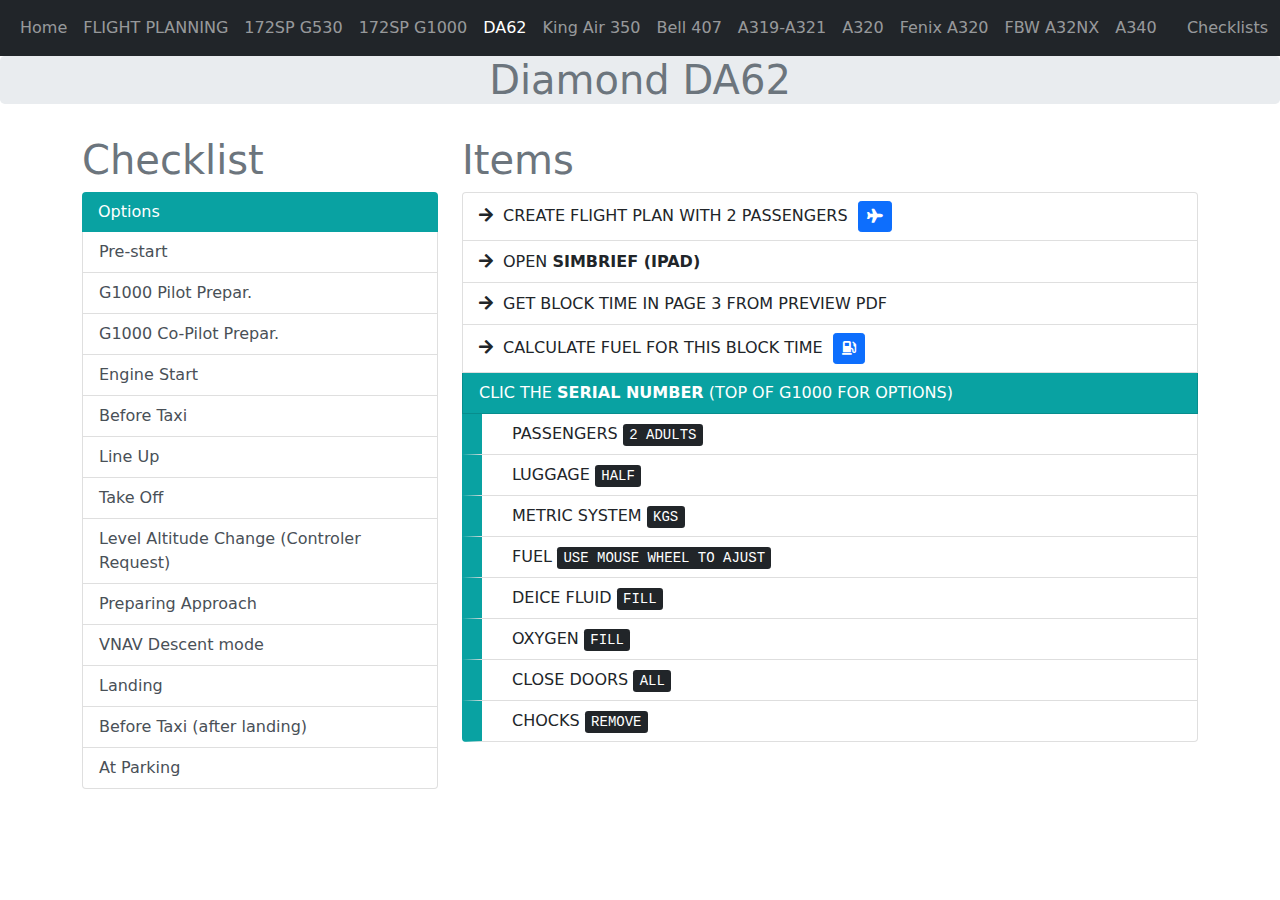
<file: diamondda62.html>
<!doctype html>
<html lang="en">
<head>
	<title>Checklists pour X-Plane 12</title>
	<meta charset="UTF-8">
	<meta name="Content-Type" content="UTF-8">
	<meta name="Content-Language" content="fr">
	<meta name="Author" content="Coussini">
	<meta name="Viewport" content="width=device-width, initial-scale=1">
	<link rel="stylesheet" href="css/bootstrap.min.css">
	<link rel="stylesheet" href="https://use.fontawesome.com/releases/v5.7.0/css/all.css">	
    <link rel="stylesheet" href="https://cdn.jsdelivr.net/npm/bootstrap-icons@1.7.2/font/bootstrap-icons.css">        
	<link rel="stylesheet" href="css/style.css">
	<script src="js/bootstrap.bundle.min.js"></script>
	<script src="js/jquery.min.js"></script>
</head>
<body>
	<!--Navigation bar-->
	<div id="nav-placeholder">
	</div>
	<script>
		$("#nav-placeholder").load("nav.html");
	</script>
	<!--end of Navigation bar-->
	<div class="jumbotron jumbotron-fluid">
		<div class="container">
			<h1 class="text-center text-muted">Diamond <small">DA62</small></h1>
		</div>
	</div>
	<!--Copier le modèle vierge ici-->	
	<div class="container">
		<div class="row">
			<div class="col-4">
				<h1 class="text-muted">Checklist</h1>
				<div class="list-group" id="list-tab">
					<a class="list-group-item list-group-item-action active" data-bs-toggle="list" href="#list-option">Options</a>
					<a class="list-group-item list-group-item-action" data-bs-toggle="list" href="#list-pre-start">Pre-start</a>
					<a class="list-group-item list-group-item-action" data-bs-toggle="list" href="#list-g1000-left-prepar">G1000 Pilot Prepar.</a>
					<a class="list-group-item list-group-item-action" data-bs-toggle="list" href="#list-g1000-right-prepar">G1000 Co-Pilot Prepar.</a>
					<a class="list-group-item list-group-item-action" data-bs-toggle="list" href="#list-engine-start">Engine Start</a>
					<a class="list-group-item list-group-item-action" data-bs-toggle="list" href="#list-before-taxi">Before Taxi</a>
					<a class="list-group-item list-group-item-action" data-bs-toggle="list" href="#list-line-up">Line Up</a>
					<a class="list-group-item list-group-item-action" data-bs-toggle="list" href="#list-take-off">Take Off</a>
					<a class="list-group-item list-group-item-action" data-bs-toggle="list" href="#list-level-change">Level Altitude Change (Controler Request)</a>
					<a class="list-group-item list-group-item-action" data-bs-toggle="list" href="#list-approach">Preparing Approach</a>
					<a class="list-group-item list-group-item-action" data-bs-toggle="list" href="#list-vnav-descent">VNAV Descent mode</a>
					<a class="list-group-item list-group-item-action" data-bs-toggle="list" href="#list-landing">Landing</a>
					<a class="list-group-item list-group-item-action" data-bs-toggle="list" href="#list-before-taxi">Before Taxi (after landing)</a>
					<a class="list-group-item list-group-item-action" data-bs-toggle="list" href="#list-parking">At Parking</a>
				</div>
			</div>
			<div class="col-8">
				<h1 class="text-muted">Items</h1>
				<div class="tab-content" id="nav-tabContent">
					<div class="tab-pane active show" id="list-option">
						<ul class="list-group">
							<li class="list-group-item titre-sans-element-primaire">CREATE FLIGHT PLAN WITH 2 PASSENGERS<button type="button" class="btn btn-primary btn-sm" data-bs-toggle="modal" data-bs-target="#modal-flight-plan"><i class="fas fa-plane"></i></button></li>
							<li class="list-group-item titre-sans-element-primaire">OPEN <strong>SIMBRIEF (IPAD)</strong></li>
							<li class="list-group-item titre-sans-element-primaire">GET BLOCK TIME IN PAGE 3 FROM PREVIEW PDF</li>
							<li class="list-group-item titre-sans-element-primaire">CALCULATE FUEL FOR THIS BLOCK TIME<button type="button" class="btn btn-primary btn-sm" data-bs-toggle="modal" data-bs-target="#modal-calculate-fuel"><i class="fas fa-gas-pump"></i></button></li>
							<li class="list-group-item titre-et-element-primaire">CLIC THE <strong>SERIAL NUMBER</strong> (TOP OF G1000 FOR OPTIONS)</li>
							<li class="list-group-item element-primaire">PASSENGERS <kbd>2 ADULTS</kbd></li>
							<li class="list-group-item element-primaire">LUGGAGE <kbd>HALF </kbd></li>
							<li class="list-group-item element-primaire">METRIC SYSTEM <kbd>KGS </kbd></li>
							<li class="list-group-item element-primaire">FUEL <kbd>USE MOUSE WHEEL TO AJUST </kbd></li>
							<li class="list-group-item element-primaire">DEICE FLUID <kbd>FILL </kbd></li>
							<li class="list-group-item element-primaire">OXYGEN <kbd>FILL </kbd></li>
							<li class="list-group-item element-primaire">CLOSE DOORS <kbd>ALL </kbd></li>
							<li class="list-group-item element-primaire">CHOCKS <kbd>REMOVE </kbd></li>
						</ul>
					</div>
					<div class="tab-pane" id="list-pre-start">
						<ul class="list-group">
							<li class="list-group-item">AUX POWER (GROUND POWER) <kbd>ON </kbd></li>
							<li class="list-group-item">OVERHEAD LIGHTS (Night only) <kbd>ON </kbd></li>
							<li class="list-group-item">PEDESTAL FUEL LEVERS <kbd>ON </kbd></li>
							<li class="list-group-item">PEDESTAL RED CROSS FEED <kbd>SECURE </kbd></li>
							<li class="list-group-item">MASTER (BAT) <kbd>ON </kbd></li>
							<li class="list-group-item">GEAR FIRE TEST (Left Gear Lever) <kbd>PRESS </kbd></li>
							<li class="list-group-item">ICE ANNUN-TEST (Top Left Cockpit) <kbd>ON</kbd></li>
							<li class="list-group-item">ICE ANNUN-TEST (Top Left Cockpit) <kbd>OFF</kbd></li>
							<li class="list-group-item">AVIONIC MASTER <kbd>ON </kbd></li>
							<li class="list-group-item element-lumiere">NAV LIGHT <kbd>ON </kbd></li>
						</ul>
					</div>
					<div class="tab-pane" id="list-g1000-left-prepar">
						<ul class="list-group">
							<li class="list-group-item titre-et-element-primaire">INSET <kbd>PRESS</kbd></li>
							<li class="list-group-item element-primaire"><kbd class="petit">DCLTR OPTION </kbd><kbd class="petit">TRAFFIC SET </kbd><kbd class="petit">TOPO SET </kbd><kbd class="petit">NEXRAD SET </kbd><kbd class="petit">BACK </kbd></li>
							<hr>
							<li class="list-group-item titre-et-element-primaire">PFD <kbd>PRESS</kbd></li>
							<li class="list-group-item element-primaire">WIND <kbd class="petit">PRESS </kbd><kbd class="petit">OPTN 2</kbd><kbd class="petit">BACK</kbd></li>
							<hr>
							<li class="list-group-item titre-et-element-primaire">PFD <kbd>PRESS</kbd></li>
							<li class="list-group-item element-primaire">ALT UNIT <kbd class="petit">PRESS </kbd><kbd class="petit">IN or HPA</kbd><kbd class="petit">BACK</kbd></li>
							<hr>
							<li class="list-group-item titre-sans-element-primaire">OPEN <strong>LITTLE NAVMAP (IPAD) </strong><kbd>RELOAD 1 SECOND </kbd></li>
							<li class="list-group-item titre-sans-element-primaire">FIND DEPARTURE AIRPORT ALTIMETER INFO</li>
							<li class="list-group-item">CRS BARO <kbd>SET</kbd> TO ALTIMETER</li>
							<hr>
							<li class="list-group-item titre-et-element-secondaire">ANNEXE INFORMATION ON PFD<button type="button" class="btn btn-primary btn-sm" data-bs-toggle="modal" data-bs-target="#modal-info-pfd"><i class="fas fa-broadcast-tower"></i></button></li>
						</ul>
					</div>
					<div class="tab-pane" id="list-g1000-right-prepar">
						<ul class="list-group">
							<li class="list-group-item titre-sans-element-primaire">INSERTING GARMIN G1000 DATA<button type="button" class="btn btn-primary btn-sm" data-bs-toggle="modal" data-bs-target="#modal-enter-garmin-G1000-rnav"><i class="fas fa-keyboard"></i></button></li>
							<li class="list-group-item titre-sans-element-primaire">SAVING OR LOADING GARMIN G1000 FLIGHT PLAN<button type="button" class="btn btn-primary btn-sm" data-bs-toggle="modal" data-bs-target="#modal-enter-garmin-G1000-managing"><i class="fas fa-file-import"></i></button></li>
							<li class="list-group-item">FMS <kbd>PRESS</kbd> (Exit Edit Mode)</li>
							<li class="list-group-item">RANGE <kbd>PRESS</kbd> (Center Aircraft to Map)</li>
							<li class="list-group-item">FPL <kbd>PRESS</kbd></li>
							<li class="list-group-item titre-et-element-primaire">MAP <kbd>PRESS</kbd></li>
							<li class="list-group-item element-primaire"><kbd class="petit">TRAFFIC SET </kbd><kbd class="petit">TOPO SET </kbd><kbd class="petit">NEXRAD SET </kbd><kbd class="petit">BACK </kbd></li>
							<li class="list-group-item">AVIONIC MASTER <kbd>OFF </kbd></li>
							<li class="list-group-item"><hr></li>
							<li class="list-group-item titre-et-element-secondaire">USING RANGE BUTTON</li>
							<li class="list-group-item element-secondaire">FOR PAN (Scroll map using Arrow button): RANGE BUTTON <kbd>PRESS</kbd></li>
							<li class="list-group-item element-secondaire">FOR CENTER AIRCRAFT: RANGE BUTTON <kbd>PRESS</kbd></li>
							<li class="list-group-item element-secondaire">FOR ZOOM MAP: RANGE BUTTON <kbd>TURN</kbd></li>
						</ul>
					</div>
					<div class="tab-pane" id="list-engine-start">
						<ul class="list-group">
							<li class="list-group-item">ALTERNATORS LH <kbd>ON </kbd></li>
							<li class="list-group-item">ALTERNATORS RH <kbd>ON </kbd></li>
							<li class="list-group-item">MASTER LEFT ENGINE <kbd>ON </kbd></li>
							<li class="list-group-item">START LEFT <kbd>PRESS </kbd></li>
							<li class="list-group-item">MASTER RIGHT ENGINE <kbd>ON </kbd></li>
							<li class="list-group-item">START RIGHT <kbd>PRESS </kbd></li>
							<li class="list-group-item">AUX POWER (GROUND POWER) <kbd>OFF </kbd></li>
							<li class="list-group-item">AVIONIC MASTER <kbd>ON </kbd></li>
						</ul>
					</div>
					<div class="tab-pane" id="list-before-taxi">
						<ul class="list-group">
							<li class="list-group-item titre-sans-element-primaire">SELECT <strong>LITTLE NAVMAP (IPAD)</strong></li>
							<li class="list-group-item titre-sans-element-primaire">SHOW AIRPORT DIAGRAM TAXIWAY</li>
							<li class="list-group-item">PEDESTAL FUEL LEVERS <kbd>CROSSFEED </kbd></li>
							<li class="list-group-item element-lumiere">TAXI LIGHTS <kbd>ON </kbd></li>
						</ul>
					</div>
					<div class="tab-pane" id="list-line-up">
						<ul class="list-group">
							<li class="list-group-item">PEDESTAL FUEL LEVERS <kbd>ON </kbd></li>
							<li class="list-group-item">TRIM <kbd>SET </kbd></li>	
							<li class="list-group-item">FLAPS <kbd>SET </kbd></li>
							<li class="list-group-item">LEFT FULL PUMPS <kbd>ON </kbd></li>
							<li class="list-group-item">RIGHT FULL PUMPS <kbd>ON </kbd></li>
							<li class="list-group-item">ALTITUDE BUTTON <kbd>SET</kbd> TO MAX ALTITUDE</li>
							<li class="list-group-item">HDG (AUTOPILOT) <kbd>ON </kbd></li>
							<li class="list-group-item">FLC (AUTOPILOT) <kbd>ON </kbd></li>
							<li class="list-group-item">NOSE DN (AUTOPILOT) <kbd>PRESS</kbd> (Until 90 KTS)</li>
							<li class="list-group-item element-lumiere">STROBE LIGHTS <kbd>ON</kbd></li>	
							<li class="list-group-item element-lumiere">LANDING LIGHTS <kbd>ON</kbd></li>	
							<hr>
							<li class="list-group-item titre-et-element-primaire">ON THE RUNWAY</li>
							<li class="list-group-item element-primaire">PRESS <strong>HDG BUTTON</strong> TO SET TO DEPARTURE RUNWAY</li>
							<li class="list-group-item element-primaire">POWER <kbd>100% </kbd></li>
						</ul>
					</div>
					<div class="tab-pane" id="list-take-off">
						<ul class="list-group">
							<li class="list-group-item">GEAR <kbd>UP </kbd></li>
							<li class="list-group-item">FLAPS <kbd>UP </kbd></li>
							<li class="list-group-item">AP (AUTOPILOT) <kbd>ON </kbd></li>
							<li class="list-group-item">POWER <kbd>95% </kbd></li>
							<hr>
							<li class="list-group-item">LEFT FULL PUMPS <kbd>OFF </kbd></li>
							<li class="list-group-item">RIGHT FULL PUMPS <kbd>OFF </kbd></li>
							<li class="list-group-item element-lumiere">LANDING LIGHTS <kbd>OFF</kbd></li>	
							<li class="list-group-item element-lumiere">TAXI LIGHTS <kbd>OFF </kbd></li>
							<li class="list-group-item">NAV (AUTOPILOT) <kbd>ON </kbd></li>
						</ul>
					</div>
					<div class="tab-pane" id="list-level-change">
						<ul class="list-group">
							<li class="list-group-item titre-et-element-primaire">FLIGHT LEVEL CHANGE ABOVE THE CURRENT</li>
							<li class="list-group-item element-primaire">ALTITUDE BUTTON <kbd>SET</kbd> TO NEW ALTITUDE</li>
							<li class="list-group-item element-primaire">FLC (AUTOPILOT) <kbd>ON </kbd></li>
							<li class="list-group-item element-primaire">NOSE UP (AUTOPILOT) <kbd>PRESS</kbd> (Until Good Rate Of Ascent)</li>
							<li class="list-group-item element-primaire">FINE TUNING WITH POWER <kbd>INCREASE OR DECREASE</kbd> (Until Good Rate Of Ascent)</li>
							<hr>
							<li class="list-group-item titre-et-element-primaire">FLIGHT LEVEL CHANGE BELLOW THE CURRENT</li>
							<li class="list-group-item element-primaire">ALTITUDE BUTTON <kbd>SET</kbd> TO NEW ALTITUDE</li>
							<li class="list-group-item element-primaire">FLC (AUTOPILOT) <kbd>ON </kbd></li>
							<li class="list-group-item element-primaire">NOSE DN (AUTOPILOT) <kbd>PRESS</kbd> (Until Good Rate Of Descent)</li>
							<li class="list-group-item element-primaire">FINE TUNING WITH POWER <kbd>INCREASE OR DECREASE</kbd> (Until Good Rate Of Descent)</li>
						</ul>
					</div>
					<div class="tab-pane" id="list-approach">
						<ul class="list-group">
							<li class="list-group-item titre-sans-element-primaire">SELECT <strong>LITTLE NAVMAP (IPAD)</strong></li>
							<li class="list-group-item titre-sans-element-primaire">FIND ARRIVAL AIRPORT ALTIMETER INFO</li>
							<li class="list-group-item titre-sans-element-primaire">FIND ILS FREQUENCY (As Req)</li>
							<li class="list-group-item">CRS BARO <kbd>SET</kbd> TO ALTIMETER</li>							
							<li class="list-group-item">ILS FREQUENCY <kbd>SET</kbd> (As Req)</li>
							<hr>
							<li class="list-group-item titre-et-element-primaire">BEFORE TOP OF DESCENT</li>
							<li class="list-group-item element-primaire">VALIDATE ALL ALTITUDE OF THE STAR OR INSTRUMENT APPROACH</kbd></li>
							<li class="list-group-item element-primaire list-group-item-danger">ONE OF THESE ALTITUDE MUST BE BLUE IN ALL KIND OF APPROACH</kbd></li>
							<hr>
							<li class="list-group-item titre-et-element-primaire">LAST WAYPOINT BEFORE APPROACH</li>
							<li class="list-group-item element-primaire">FPL (GARMIN G1000) <kbd>MENU / ACTIVATE LEG APPROACH </kbd></li>
						</ul>
					</div>
					<div class="tab-pane" id="list-vnav-descent">
						<ul class="list-group">
							<li class="list-group-item titre-et-element-primaire">PREPARING DESCENT FOR STAR PROCEDURE ONLY</li>
							<li class="list-group-item element-primaire">IN FLIGHT PLAN, FIND THE LOWER ALTITUDE OF THIS STAR ROUTE</li>
							<li class="list-group-item element-primaire">ALTITUDE BUTTON <kbd>SET</kbd> TO THIS FOUND ALTITUDE</li>
							<hr>
							<li class="list-group-item titre-et-element-primaire">PREPARING DESCENT FOR APPROACH PROCEDURE ONLY</li>
							<li class="list-group-item element-primaire">IN FLIGHT PLAN, FIND THE IAF OR FAF ALTITUDE</li>
							<li class="list-group-item element-primaire">ALTITUDE BUTTON <kbd>SET</kbd> TO THIS FOUND ALTITUDE</li>
							<hr>
							<li class="list-group-item titre-et-element-primaire">TO CHANGE THE VNAV PROFILE ANGLE</li>
							<li class="list-group-item element-primaire">VNV PROF (BOTTOM OF MFD)<kbd> PRESS</kbd></li>
							<li class="list-group-item element-primaire">FMS (big button) <kbd>TURN</kbd> UNTIL FPA IS HIGHLIGHT</li>
							<li class="list-group-item element-primaire">FMS (small button) <kbd>TURN</kbd> TO CHANGE THE VALUE (-3.0) THEN PRESS <kbd>ENT</kbd></li>
							<li class="list-group-item element-primaire">PRESS FMS BUTTON (EXIT EDIT MODE)</li>
							<li class="list-group-item element-primaire">RANGE <kbd>PRESS</kbd> (Center Aircraft to Map)</li>
							<hr>
							<li class="list-group-item titre-et-element-primaire">IF TIME TO TOD IS GREATER THAN 5:00</li>
							<li class="list-group-item element-primaire">WAIT UNTIL TIME TO TOD IS LESS THAN 5:00</li>
							<hr>
							<li class="list-group-item titre-et-element-primaire">IF TIME TO TOD IS LESS THAN 5:00 AND VPATH IS NOT ACTIVE</li>
							<li class="list-group-item element-primaire">VNV (AUTOPILOT) <kbd>ON</kbd></li>
							<hr>
							<li class="list-group-item titre-et-element-primaire">WHEN TIME TO TOD IS LESS THAN 1:00</li>
							<li class="list-group-item element-primaire">THE VPATH BECOME ACTIVE IN FD (IN ALTITUDE TAPE)</li>
							<li class="list-group-item element-primaire">REDUCE POWER</li>
						</ul>
					</div>
					<div class="tab-pane" id="list-landing">
						<ul class="list-group">
							<li class="list-group-item titre-et-element-primaire">STRAIGHT LINE TO RUNWAY</li>
							<li class="list-group-item element-primaire">FOR ILS LANDING, NAV LOC1 IS SWITCH AUTOMATICALLY</li>
							<li class="list-group-item element-primaire">PRESS <strong>HDG BUTTON</strong> TO SET TO ARRIVAL RUNWAY</li>
							<li class="list-group-item element-primaire element-lumiere">LANDING LIGHTS <kbd>ON </kbd></li>
							<hr>
							<li class="list-group-item titre-sans-element-primaire">PINK LOSANGE (DESCENT) <kbd>CHECK NEAR CENTER </kbd></li>
							<li class="list-group-item">APR (AUTOPILOT) <kbd>ON </kbd></li>
							<li class="list-group-item">FLAPS <kbd>SET </kbd></li>
							<li class="list-group-item">GEAR <kbd>DOWN </kbd></li>
							<hr>
							<li class="list-group-item titre-et-element-primaire">EXIT RUNWAY</li>
							<li class="list-group-item element-primaire">FLAPS <kbd>UP </kbd></li>
							<li class="list-group-item element-primaire element-lumiere">LANDING LIGHTS <kbd>OFF </kbd></li>
							<li class="list-group-item element-primaire element-lumiere">STROBE LIGHTS <kbd>OFF</kbd></li>	
						</ul>
					</div>
					<div class="tab-pane" id="list-parking">
						<ul class="list-group">
							<li class="list-group-item">AVIONIC MASTER <kbd>OFF </kbd></li>
							<li class="list-group-item">MASTER LEFT ENGINE <kbd>OFF </kbd></li>
							<li class="list-group-item">MASTER RIGHT ENGINE <kbd>OFF </kbd></li>
							<li class="list-group-item">PEDESTAL RED CROSS FEED <kbd>UNSECURE </kbd></li>
							<li class="list-group-item">PEDESTAL FUEL LEVERS <kbd>OFF </kbd></li>
							<li class="list-group-item element-lumiere">TAXI LIGHTS <kbd>OFF </kbd></li>
							<li class="list-group-item element-lumiere">NAV LIGHTS <kbd>OFF </kbd></li>
							<li class="list-group-item">MASTER (BAT) <kbd>OFF </kbd></li>
						</ul>
					</div>
				</div>
			</div>
		</div>    
	</div>    
	<!-- 	modal flight plan here -->						
	<div class="modal" id="modal-flight-plan" tabindex="-1">
		<div class="modal-dialog modal-dialog-centered modal-dialog-scrollable">
			<div class="modal-content">
				<div class="modal-header">
					<h5 class="modal-title">CREATE FLIGHT PLAN</h5>
				</div>
				<div class="modal-body">
					<ul class="list-group">
						<li class="list-group-item titre-fonce">SIMBRIEF (Desktop)</li>
						<li class="list-group-item">Créé un vol; Générer le plan de vol OFP;</li>
						<li class="list-group-item">À la page 2 du document PDF preview, copier le « routing »</li>
						<li class="list-group-item titre-fonce">LITTLE NAVMAP (Desktop)</li>
						<li class="list-group-item">Choisir l’option nouveau plan de vol à partir de la description de l’itinéraire</li>
						<li class="list-group-item">Enlever les références de pistes (genre "/24r")</li>
						<li class="list-group-item">Cliquez sur lire la description de l’itinéraire</li>
						<li class="list-group-item">Cliquez sur créer un plan de vol</li>
						<li class="list-group-item">Dans la planification de vol, cliquez sur les aéroports pour ajouter les sid ou les star ou les procédures d’approche selon le cas.</li>
						<li class="list-group-item">Cliquez sur l’icône correspondant au profil d’élévation du plan de vol pour l’<span class="important">ALTITUDE SÉCURITAIRE</span> à utiliser pour ce vol (la ligne rouge de ce graphique indique le niveau à respecter)</li>
					</ul>
				</div>
				<div class="modal-footer">
					<button type="button" class="btn btn-secondary" data-bs-dismiss="modal">Close</button>
				</div>
			</div>
		</div>
	</div>
	<!-- 	modal calculate fuel here -->						
	<div class="modal" id="modal-calculate-fuel" tabindex="-1">
		<div class="modal-dialog modal-dialog-centered modal-dialog-scrollable">
			<div class="modal-content">
				<div class="modal-header">
					<h5 class="modal-title">CALCULATE FUEL FOR THIS FLIGHT</h5>
				</div>
				<div class="modal-body">
					<form>
						<div class="mb-3">
							<label for="blocktime" class="form-label">BLOCK TIME</label>
							<input type="number" id="blocktime" name="blocktime" step="any">
						</div>
						<div class="mb3">
							<label for="kilograme" class="form-label"><span class="text-danger">KILOGRAMME</span></label>
							<output id="kilograme" name="kilograme" class="text-danger"></output>
						</div>
						<input class="btn btn-secondary" type="button" value="Calculate Fuel Required" onclick="calculaten()">
					</form>	
					<script>
						function calculaten() 
						{
							var blocktime = eval(document.getElementsByName("blocktime")[0].value);
							var stimen = eval(0);
							var gallon = (eval(11.8))*((blocktime * 1)+(stimen * 1));
							var kilograme = (gallon*eval(261))/eval(86);
							document.getElementById("kilograme").innerHTML = round(kilograme);
						}
						function round(x) {
							return Math.round(x*100)/100;
						}
					</script>					      	
				</div>
				<div class="modal-footer">
					<button type="button" class="btn btn-secondary" data-bs-dismiss="modal">Close</button>
				</div>9
			</div>
		</div>
	</div>
	<!-- 	modal info primary flight display -->						
	<div class="modal" id="modal-info-pfd" tabindex="-1">
		<div class="modal-dialog modal-dialog-centered modal-dialog-scrollable">
			<div class="modal-content">
				<div class="modal-header">
					<h5 class="modal-title">OTHER INFO PRIMARY FLIGHT DISPLAY</h5>
				</div>
				<div class="modal-body">
					<ul class="list-group">
						<li class="list-group-item titre-fonce">NAVIGATION</li>
						<li class="list-group-item">Pour afficher les distance DME appuyez sur PFD / DME</li>
						<li class="list-group-item">Pour permuter entre GPS (rose), VOR1 (NAV1) et VOR2 (NAV2), appuyez sur CDI</li>
						<li class="list-group-item">Pour center la course d'un VOR, appuyez sur CRS BARO</li>
						<li class="list-group-item titre-fonce">ALTITUDE DE TRANSITION</li>
						<li class="list-group-item">Pour permuter en BARO & STANDARD BARO, appuyez sur PFD puis STD BARO</li>
						<li class="list-group-item titre-fonce">URGENCE ET SÉLECTION D'AÉROPORT</li>
						<li class="list-group-item">Pour afficher ces aéroports, appuyez sur NRST</li>
						<li class="list-group-item">Utilisez un bouton <kbd>FMS</kbd> et sélectionner un aéroport</li>
						<li class="list-group-item">Activez un aéroport avec le bouton <kbd>DIRECT TO</kbd></li>
						<li class="list-group-item list-group-item-danger">Lors d'une sélection d'aéroports, ses fréquences sont syntonisées automatiquement</li>
						<li class="list-group-item titre-fonce">TRANSPONDEUR</li>
						<li class="list-group-item">Pour afficher les options, Appuyez sur XPDR</li>
						<li class="list-group-item">Pour changer le code, Appuyez sur XPDR puis CODE et tapez votre code</li>
						<li class="list-group-item">Quand on part les batteries de l'avion, il faut appuyer sur XPDR puis STBY</li>
						<li class="list-group-item">Quand les moteurs sont en marches, il faut appuyer sur XPDR puis ON</li>
						<li class="list-group-item">Au décollage ou en vol, il faut appuyer sur XPDR puis ALT</li>
						<li class="list-group-item">Pour s'identifier au contrôleur, il faut appuyer sur IDENT</li>
						<li class="list-group-item titre-fonce">CHRONOMÈTRES</li>
						<li class="list-group-item">Pour l'afficher, appuyez sur TMR/REF</li>
						<li class="list-group-item">Pour démarrer/arrêter/réinitialiser un chronomètre, appuyez sur <kbd>ENT</kbd></li>
						<li class="list-group-item titre-fonce">CHRONOMÈTRES COMPTE À REBOURS</li>
						<li class="list-group-item">Tournez le gros bouton <kbd>FMS</kbd> pour choisir UP</li>
						<li class="list-group-item">Tournez le petit bouton <kbd>FMS</kbd> pour changer pour DN</li>
						<li class="list-group-item">Tournez le gros bouton <kbd>FMS</kbd> pour sélectionner le temps</li>
						<li class="list-group-item">Tournez le petit bouton <kbd>FMS</kbd> pour changer le temps</li>
						<li class="list-group-item">Pour démarrer/arrêter/réinitialiser un chronomètre, appuyez sur <kbd>ENT</kbd></li>
					</ul>
				</div>
				<div class="modal-footer">
					<button type="button" class="btn btn-secondary" data-bs-dismiss="modal">Close</button>
				</div>
			</div>
		</div>
	</div>
	<!-- 	modal insert Garmin 1000 flight plan here -->						
	<div class="modal" id="modal-enter-garmin-G1000-rnav" tabindex="-1">
		<div class="modal-dialog modal-dialog-centered modal-dialog-scrollable">
			<div class="modal-content">
				<div class="modal-header">
					<h5 class="modal-title">INSERTING GARMIN G1000 DATA</h5>
				</div>
				<div class="modal-body">
					<ul class="list-group">
						<li class="list-group-item list-group-item-danger">Toujours saisir l'aéroport de départ et destination au début de la séquence de saisi</li>
						<li class="list-group-item list-group-item-danger">Ensuite entrer la SID, la ROUTE puis la STAR</li>
						<hr>
						<li class="list-group-item titre-et-element-primaire">Pour détruire un waypoint ou un item</li>
						<li class="list-group-item element-primaire">Appuyez sur le gros bouton <kbd>FMS</kbd> pour être en surbrillance</li>
						<li class="list-group-item element-primaire">Tournez le gros bouton <kbd>FMS</kbd> pour choisir un waypoint</li>
						<li class="list-group-item element-primaire">Appuyez sur <kbd>CLR</kbd> + <kbd>ENT</kbd></li>
						<hr>
						<li class="list-group-item"><code>Cyhu/24r dct megtu naskk cyul/06r</code></li>
						<li class="list-group-item titre-fonce">Saisir cyhu (Aéroport de départ)</li>
						<li class="list-group-item">Appuyez sur <kbd>FPL</kbd></li>
						<li class="list-group-item">Appuyez sur <kbd>MENU</kbd></li>
						<li class="list-group-item">Utilisez un bouton <kbd>FMS</kbd> et sélectionner « delete flight plan » + <kbd>ENT</kbd></li>
						<li class="list-group-item">Assurez vous que cyhu est en surbrillance (sinon appuyez sur le bouton <kbd>FMS</kbd>)</li>
						<li class="list-group-item">Tournez le gros bouton <kbd>FMS</kbd> pour choisir une ligne vierge en bas</li>
						<li class="list-group-item titre-fonce">Saisir cyul (Aéroport d'arrivée)</li>
						<li class="list-group-item">Tournez le petit bouton <kbd>FMS</kbd> pour commencer la saisie</li>
						<li class="list-group-item"><strong>Utilisez le clavier (mode saisie rapide)</strong> et tapez la première lettre</li>
						<li class="list-group-item"><strong>Utilisez les flèches du claviers (mode saisie rapide)</strong> pour passer à la lettre suivante</li>
						<li class="list-group-item">Lorsque le mot cyul est inscrit + <kbd>ENT (2 fois)</kbd></li>
						<li class="list-group-item">Assurez vous que cyul est en surbrillance, ce qui permet d'insérer un point avant ce dernier</li>
						<li class="list-group-item titre-fonce">Saisir la route megtu ET naskk</li>
						<li class="list-group-item">Procédez à la saisie sur le mot cyul (ne pas s'en faire car cela n'effacera pas cyul)</li>
						<li class="list-group-item titre-fonce">Procédure d'arrivée STAR</li>
						<li class="list-group-item">Assurez vous que cyul est en surbrillance</li>
						<li class="list-group-item">Appuyez sur <kbd>PROC</kbd></li>
						<li class="list-group-item">Utilisez un bouton <kbd>FMS</kbd> et sélectionner « select approach » + <kbd>ENT</kbd></li>
						<li class="list-group-item titre-fonce">RNAV</li>
						<li class="list-group-item">Utilisez un bouton <kbd>FMS</kbd> et sélectionner « rnv06r gps » + <kbd>ENT</kbd></li>
						<li class="list-group-item">Utilisez un bouton <kbd>FMS</kbd> et sélectionner « vectors » + <kbd>ENT (3 fois)</kbd></li>
						<li class="list-group-item titre-fonce">ILS</li>
						<li class="list-group-item">Utilisez un bouton <kbd>FMS</kbd> et sélectionner « ils06r » + <kbd>ENT</kbd></li>
						<li class="list-group-item">Utilisez un bouton <kbd>FMS</kbd> et sélectionner « vectors » + <kbd>ENT (3 fois)</kbd></li>
						<li class="list-group-item titre-fonce">Pour insérer des Airways</li>
						<li class="list-group-item">Assurez vous que l'aéroport d'arrivée est en surbrillance, ce qui permet d'insérer un ou des points avant ce dernier</li>
						<li class="list-group-item">Appuyez sur <kbd>MENU</kbd></li>
						<li class="list-group-item">Utilisez un bouton <kbd>FMS</kbd> et sélectionner « Load Airways » + <kbd>ENT</kbd></li>
						<li class="list-group-item">Utilisez un bouton <kbd>FMS</kbd> pour sélectionner un Airways de la liste + <kbd>ENT</kbd></li>
						<li class="list-group-item">Utilisez un bouton <kbd>FMS</kbd> pour sélectionner d'autres Airways s'il y a lieu + <kbd>ENT</kbd></li>
						<li class="list-group-item">Appuyez sur <kbd>MENU</kbd></li>
					</ul>
				</div>
				<div class="modal-footer">
					<button type="button" class="btn btn-secondary" data-bs-dismiss="modal">Close</button>
				</div>
			</div>
		</div>
	</div>
	<!-- 	modal managing flight plan here -->						
	<div class="modal" id="modal-enter-garmin-G1000-managing" tabindex="-1">
		<div class="modal-dialog modal-dialog-centered modal-dialog-scrollable">
			<div class="modal-content">
				<div class="modal-header">
					<h5 class="modal-title">SAVING OR LOADING G1000 GARMIN FLIGHT PLAN</h5>
				</div>
				<div class="modal-body">
					<ul class="list-group">
						<li class="list-group-item titre-fonce">SAUVEGARDE DU PLAN DE VOL</li>
						<li class="list-group-item">Appuyez sur <kbd>FPL</kbd></li>
						<li class="list-group-item">Appuyez sur <kbd>MENU</kbd></li>
						<li class="list-group-item">Utilisez un bouton <kbd>FMS</kbd> et sélectionner « Store Flight Plan » + <kbd>ENT</kbd></li>
						<li class="list-group-item titre-fonce">CHARGER UN PLAN DE VOL</li>
						<li class="list-group-item">Appuyez sur <kbd>FPL</kbd></li>
						<li class="list-group-item">Assurez vous le plan de vol ne soit pas en surbrillance (sinon appuyez sur le bouton <kbd>FMS</kbd>)</li>
						<li class="list-group-item">Utilisez le petit bouton <kbd>FMS</kbd> afin d’afficher la liste des plans de vol sauvegardés</li>
						<li class="list-group-item">Appuyez sur le bouton <kbd>FMS</kbd></li>
						<li class="list-group-item">Utilisez un bouton <kbd>FMS</kbd> et sélectionnez le plan de vol désiré + <kbd>ENT</kbd></li>
					</ul>
				</div>
				<div class="modal-footer">
					<button type="button" class="btn btn-secondary" data-bs-dismiss="modal">Close</button>
				</div>
			</div>
		</div>
	</div>
	<script>
		$(document).ready(function() {
			$('a.list-group-item').click(function() {
				$('li').removeClass("active");
			});
			$('li').click(function() {
				$('li.active').removeClass("active");
				$(this).addClass("active");
			});
		});
	</script>	
	<!--Fin du modèle vierge -->	
</body>
</html>
</file>
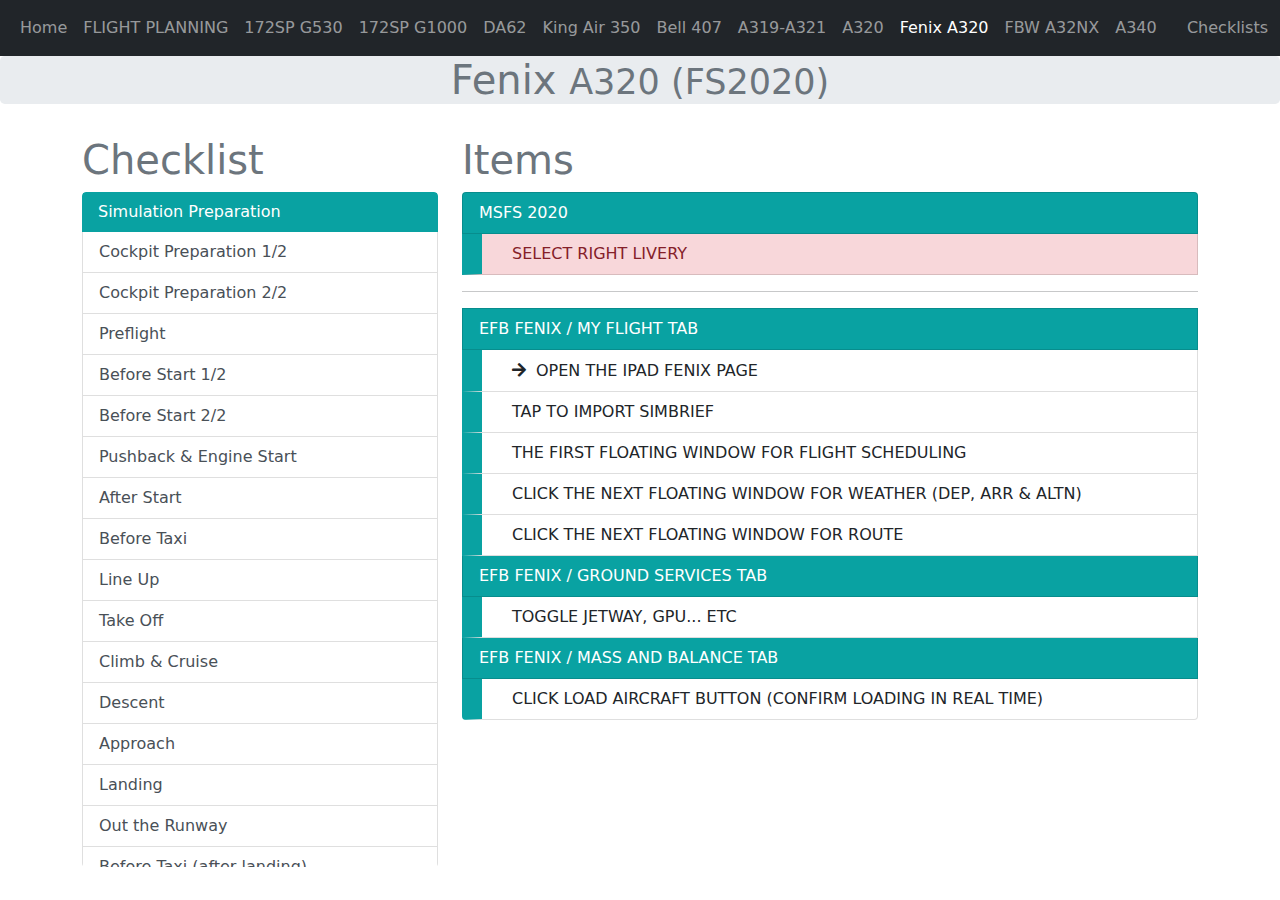
<file: fenixA320.html>
<!doctype html>
<html lang="en">
<head>
    <title>Checklists pour MSFS 2020</title>
    <meta charset="UTF-8">
    <meta name="Content-Type" content="UTF-8">
    <meta name="Content-Language" content="fr">
    <meta name="Author" content="Coussini">
    <meta name="Viewport" content="width=device-width, initial-scale=1">
    <link rel="stylesheet" href="css/bootstrap.min.css">
    <link rel="stylesheet" href="https://use.fontawesome.com/releases/v5.7.0/css/all.css">  
    <link rel="stylesheet" href="https://cdn.jsdelivr.net/npm/bootstrap-icons@1.7.2/font/bootstrap-icons.css">        
    <link rel="stylesheet" href="css/style.css">
    <script src="js/bootstrap.bundle.min.js"></script>
    <script src="js/jquery.min.js"></script>
</head>
<body>
    <!--Navigation bar-->
    <div id="nav-placeholder">
    </div>
    <script>
        $("#nav-placeholder").load("nav.html");
    </script>
    <!--end of Navigation bar-->
    <div class="jumbotron jumbotron-fluid">
        <div class="container">
            <h1 class="text-center text-muted">Fenix <small>A320 (FS2020)</small></h1>
        </div>
    </div>
    <!--Copier le modèle vierge ici-->  
    <div class="container">
        <div class="row">
            <div class="col-4">
                <h1 class="text-muted">Checklist</h1>
                <div class="list-group defile" id="list-tab">
                    <a class="list-group-item list-group-item-action active" data-bs-toggle="list" href="#list-simulation-preparation">Simulation Preparation</a>
                    <a class="list-group-item list-group-item-action" data-bs-toggle="list" href="#list-cockpit-prepar1">Cockpit Preparation 1/2</a>
                    <a class="list-group-item list-group-item-action" data-bs-toggle="list" href="#list-cockpit-prepar2">Cockpit Preparation 2/2</a>
                    <a class="list-group-item list-group-item-action" data-bs-toggle="list" href="#list-cockpit-preflight">Preflight</a>
                    <a class="list-group-item list-group-item-action" data-bs-toggle="list" href="#list-before-start1">Before Start 1/2</a>
                    <a class="list-group-item list-group-item-action" data-bs-toggle="list" href="#list-before-start2">Before Start 2/2</a>
                    <a class="list-group-item list-group-item-action" data-bs-toggle="list" href="#list-pushback-engine-start">Pushback & Engine Start</a>
                    <a class="list-group-item list-group-item-action" data-bs-toggle="list" href="#list-after-start">After Start</a>
                    <a class="list-group-item list-group-item-action" data-bs-toggle="list" href="#list-before-taxi">Before Taxi</a>
                    <a class="list-group-item list-group-item-action" data-bs-toggle="list" href="#list-lineup">Line Up</a>
                    <a class="list-group-item list-group-item-action" data-bs-toggle="list" href="#list-take-off">Take Off</a>
                    <a class="list-group-item list-group-item-action" data-bs-toggle="list" href="#list-climb-cruise">Climb & Cruise</a>
                    <a class="list-group-item list-group-item-action" data-bs-toggle="list" href="#list-descent">Descent</a>
                    <a class="list-group-item list-group-item-action" data-bs-toggle="list" href="#list-approach">Approach</a>
                    <a class="list-group-item list-group-item-action" data-bs-toggle="list" href="#list-landing">Landing</a>
                    <a class="list-group-item list-group-item-action" data-bs-toggle="list" href="#list-out-the-runway">Out the Runway</a>
                    <a class="list-group-item list-group-item-action" data-bs-toggle="list" href="#list-before-taxi">Before Taxi (after landing)</a>
                    <a class="list-group-item list-group-item-action" data-bs-toggle="list" href="#list-parking">Parking</a>
                    <a class="list-group-item list-group-item-action" data-bs-toggle="list" href="#list-securing">Securing Aircraft</a>
                </div>
            </div>
            <div class="col-8">
                <h1 class="text-muted">Items</h1>
                <div class="tab-content" id="nav-tabContent">
                    <div class="tab-pane active show" id="list-simulation-preparation">
                        <ul class="list-group">
                            <li class="list-group-item titre-et-element-primaire">MSFS 2020</li>
                            <li class="list-group-item element-primaire list-group-item-danger">SELECT RIGHT LIVERY</li>
                            <hr>
                            <li class="list-group-item titre-et-element-primaire">EFB FENIX / MY FLIGHT TAB</li>
                            <li class="list-group-item element-primaire titre-sans-element-primaire">OPEN THE IPAD FENIX PAGE</li>
                            <li class="list-group-item element-primaire">TAP TO IMPORT SIMBRIEF</li>
                            <li class="list-group-item element-primaire">THE FIRST FLOATING WINDOW FOR FLIGHT SCHEDULING</li>
                            <li class="list-group-item element-primaire">CLICK THE NEXT FLOATING WINDOW FOR WEATHER (DEP, ARR & ALTN)</li>
                            <li class="list-group-item element-primaire">CLICK THE NEXT FLOATING WINDOW FOR ROUTE</li>
                            <li class="list-group-item titre-et-element-primaire">EFB FENIX / GROUND SERVICES TAB</li>
                            <li class="list-group-item element-primaire">TOGGLE JETWAY, GPU... ETC</li>
                            <li class="list-group-item titre-et-element-primaire">EFB FENIX / MASS AND BALANCE TAB</li>
                            <li class="list-group-item element-primaire">CLICK LOAD AIRCRAFT BUTTON (CONFIRM LOADING IN REAL TIME)</li>
                        </ul>
                    </div>
                    <div class="tab-pane" id="list-cockpit-prepar1">
                        <ul class="list-group">
                            <li class="list-group-item titre-et-element-primaire">PEDESTAL (optionnal)</li>
                            <li class="list-group-item element-primaire">LANDING GEAR <kbd>DOWN</kbd></li>
                            <li class="list-group-item element-primaire list-group-item-danger">PARKING BRAKE <kbd>SET</kbd></li>
                            <li class="list-group-item element-primaire">ENGINE MASTER 1 & 2 <kbd>OFF</kbd></li>
                            <li class="list-group-item element-primaire">ENGINE MODE <kbd>NORM</kbd></li>
                            <li class="list-group-item element-primaire">SPEED BRAKE <kbd>RETRACTED-DISARMED</kbd></li>
                            <li class="list-group-item element-primaire">FLAPS <kbd>UP</kbd></li>
                            <li class="list-group-item element-primaire">WEATHER RADAR SYSTEM PANEL (SYS) & (PWS) <kbd>OFF</kbd></li>
                            <hr>
                            <li class="list-group-item titre-et-element-primaire">INSTRUMENT PANEL (LIGHTS)</li>
                            <li class="list-group-item element-primaire">MCDU LEFT & RIGHT <kbd>BRT</kbd></li>
                            <li class="list-group-item titre-et-element-primaire">OVERHEAD</li>
                            <li class="list-group-item element-primaire">BAT 1 & 2  <kbd>ON</kbd></li>
                            <li class="list-group-item element-primaire">EXT PWR <kbd>ON</kbd></li>
                        </ul>
                    </div>
                    <div class="tab-pane" id="list-cockpit-prepar2">
                        <ul class="list-group">
                            <li class="list-group-item titre-et-element-primaire">OVERHEAD LEFT (BOTTOM TO TOP)</li>
                            <li class="list-group-item element-primaire">CREW SUPPLY <kbd>OFF</kbd></li>
                            <li class="list-group-item element-primaire">GND CTL <kbd>ON</kbd></li>
                            <li class="list-group-item element-primaire">CVR TEST <kbd>HOLD</kbd></li>
                            <li class="list-group-item element-primaire list-group-item-danger">ADIRS DATA <kbd>STS</kbd></li>
                            <li class="list-group-item element-primaire list-group-item-danger">ADIRS SYS <kbd>1</kbd></li>
                            <li class="list-group-item element-primaire">IR1 & IR2 & IR3 <kbd>NAV</kbd></li>
                            <li class="list-group-item titre-et-element-primaire">OVERHEAD CENTER (BOTTOM TO TOP)</li>
                            <li class="list-group-item element-primaire element-lumiere">STROBE <kbd>AUTO</kbd></li>
                            <li class="list-group-item element-primaire element-lumiere">NAV & LOGO <kbd>1</kbd></li>
                            <li class="list-group-item element-primaire">NO SMOKING <kbd>AUTO</kbd></li>
                            <li class="list-group-item element-primaire">EMER EXIT LT <kbd>ARM</kbd> (1 clic)</li>
                            <li class="list-group-item element-primaire">OVHD INTEG LT <kbd>BRT</kbd></li>
                            <li class="list-group-item element-primaire">INT LT DOME <kbd>BRT</kbd></li>
                            <li class="list-group-item element-primaire">ANN LT <kbd>TEST</kbd> (and after, 1 clic)</li>
                            <li class="list-group-item element-primaire">APU FIRE <kbd>TEST</kbd></li>
                            <li class="list-group-item titre-et-element-primaire">WEATHER RADAR SYSTEM PANEL</li>
                            <li class="list-group-item element-primaire">MULTISCAN <kbd>AUTO</kbd> (IF NOT DONE)</li>
                            <li class="list-group-item element-primaire">GCS <kbd>AUTO</kbd></li>
                        </ul>
                    </div>
                    <div class="tab-pane" id="list-cockpit-preflight">
                        <ul class="list-group">
                            <li class="list-group-item titre-et-element-primaire">INSERTING FLIGHT PLAN USING MCDU (FMC)</li>
                            <li class="list-group-item element-primaire">VIEWING MCDU <kbd>DATA</kbd><button type="button" class="btn btn-primary btn-sm" data-bs-toggle="modal" data-bs-target="#modal-enter-mcdu-data"><i class="fas fa-keyboard"></i></button></li>
                            <li class="list-group-item element-primaire">INSERTING MAJOR DATA FROM SIMBRIEF</kbd><button type="button" class="btn btn-primary btn-sm" data-bs-toggle="modal" data-bs-target="#modal-enter-mcdu-from-simbrief"><i class="fas fa-keyboard"></i></button></li>
                            <li class="list-group-item element-primaire">INSERTING MCDU <kbd>F-PLN</kbd> DEPARTURE<button type="button" class="btn btn-primary btn-sm" data-bs-toggle="modal" data-bs-target="#modal-enter-mcdu-fpln-departure"><i class="fas fa-keyboard"></i></button></li>
                            <li class="list-group-item element-primaire">INSERTING MCDU <kbd>F-PLN</kbd> WAYPOINTS<button type="button" class="btn btn-primary btn-sm" data-bs-toggle="modal" data-bs-target="#modal-enter-mcdu-fpln-waypoints"><i class="fas fa-keyboard"></i></button></li>
                            <li class="list-group-item element-primaire">INSERTING MCDU <kbd>F-PLN</kbd> AIRWAYS<button type="button" class="btn btn-primary btn-sm" data-bs-toggle="modal" data-bs-target="#modal-enter-mcdu-fpln-airways"><i class="fas fa-keyboard"></i></button></li>
                            <li class="list-group-item element-primaire">INSERTING MCDU <kbd>F-PLN</kbd> ARRIVAL<button type="button" class="btn btn-primary btn-sm" data-bs-toggle="modal" data-bs-target="#modal-enter-mcdu-fpln-arrival"><i class="fas fa-keyboard"></i></button> <span class="tresimportant">(BYPASS FOR ANY LONG TRIP)</span></li>
                            <li class="list-group-item element-primaire">INSERTING MCDU <kbd>F-PLN</kbd> VALIDATION<button type="button" class="btn btn-primary btn-sm" data-bs-toggle="modal" data-bs-target="#modal-enter-mcdu-fpln-validation"><i class="fas fa-keyboard"></i></button></li>
                            <li class="list-group-item element-primaire">INSERTING MCDU <kbd>SEC F-PLN</kbd> COPY PRIMARY F-PLN<button type="button" class="btn btn-primary btn-sm" data-bs-toggle="modal" data-bs-target="#modal-enter-mcdu-secfpln"><i class="fas fa-keyboard"></i></button></li>
                            <li class="list-group-item element-primaire">INSERTING MCDU <kbd>RAD NAV</kbd><button type="button" class="btn btn-primary btn-sm" data-bs-toggle="modal" data-bs-target="#modal-enter-mcdu-radnav"><i class="fas fa-keyboard"></i></button></li>
                            <li class="list-group-item titre-et-element-primaire">OVERHEAD</li>
                            <li class="list-group-item element-primaire">SEAT BELTS <kbd>ON</kbd></li>
                            <li class="list-group-item element-primaire">FUEL PUMPS (6) <kbd>ON</kbd></li>
                            <li class="list-group-item element-primaire">APU MASTER SW <kbd>ON</kbd></li>
                            <li class="list-group-item element-primaire"><i class="fas fa-circle-notch fa-spin"></i>&nbsp;&nbsp;("WAIT UNTIL FLAP OPEN (LOWER ECAM)")</li>
                            <li class="list-group-item element-primaire">APU START <kbd>ON</kbd></li>
                            <li class="list-group-item element-primaire"><i class="fas fa-circle-notch fa-spin"></i>&nbsp;&nbsp;("WAIT UNTIL APU AVAIL (UPPER ECAM)")</li>
                        </ul>
                    </div>
                    <div class="tab-pane" id="list-before-start1">
                        <ul class="list-group">
                            <li class="list-group-item titre-et-element-primaire">FINDING METAR FOR DEPARTURE</li>
                            <li class="list-group-item element-primaire">Cliquez sur le bouton <kbd>MCDU MENU</kbd></li>
                            <li class="list-group-item element-primaire">Cliquez sur le bouton à gauche de ATSU / AOC MENU / WX / WEATHER REQ</li>
                            <li class="list-group-item element-primaire">Saisir l'ident de l'aéroport</li>
                            <li class="list-group-item element-primaire">Cliquez à gauche de METAR / SEND* / MESSAGE*</li>
                            <li class="list-group-item element-primaire">Cliquez sur le bouton <kbd>MCDU MENU</kbd></li>
                            <li class="list-group-item element-primaire">Cliquez sur le bouton à gauche de ATSU / AOC MENU / RCVD MSGS</li>
                            <li class="list-group-item element-primaire">Cliquez à gauche de WEATHER DATA.</li>
                            <hr>
                            <li class="list-group-item">BARO DEPARTURE <kbd>SET</kbd></li>
                            <li class="list-group-item">VHF1 BUTTON <kbd>OFF</kbd> (NO WHITE)</li>
                            <li class="list-group-item">ALTITUDE <kbd>SET</kbd></li>
                            <li class="list-group-item">FCU CSTR <kbd>ON</kbd></li>
                            <li class="list-group-item">FCU MODE SELECT <kbd>ARC</kbd></li>
                            <li class="list-group-item">FCU ZOOM SELECT <kbd>20</kbd></li>
                            <li class="list-group-item list-group-item-danger"><i class="fas fa-circle-notch fa-spin"></i>&nbsp;&nbsp;("WAIT UNTIL BORDING IS COMPLETED")</li>
                        </ul>
                    </div>
                    <div class="tab-pane" id="list-before-start2">
                        <ul class="list-group">
                            <li class="list-group-item titre-et-element-primaire">OPEN THE EFB DEPARTURE PERF</li>
                            <li class="list-group-item element-primaire">Select the Departure Runway</li>
                            <li class="list-group-item element-primaire">Select the Runway Surface</li>
                            <li class="list-group-item element-primaire">Select the Flap Config</li>
                            <li class="list-group-item element-primaire">Click <span class="badge bg-success">SYNC LIVE WX</span></li>
                            <li class="list-group-item element-primaire">On the right, Select VIEW INTERSECTION DATA</li>
                            <li class="list-group-item element-primaire">Click <span class="badge bg-success">SYNC LOADSHEET (FINAL)</span></li>
                            <hr>
                            <li class="list-group-item titre-et-element-primaire">WAITING FOR THE FINAL LOADSHEET (CONTINUING ENTERING MCDU DATA)</li>
                            <li class="list-group-item element-primaire">INSERTING MCDU <kbd>INIT</kbd> <kbd>B</kbd><button type="button" class="btn btn-primary btn-sm" data-bs-toggle="modal" data-bs-target="#modal-enter-mcdu-initb"><i class="fas fa-keyboard"></i></button></li>
                            <li class="list-group-item element-primaire">INSERTING MCDU <kbd>PROG</kbd><button type="button" class="btn btn-primary btn-sm" data-bs-toggle="modal" data-bs-target="#modal-enter-mcdu-prog"><i class="fas fa-keyboard"></i></button></li>
                            <li class="list-group-item element-primaire">INSERTING MCDU <kbd>PERF</kbd><button type="button" class="btn btn-primary btn-sm" data-bs-toggle="modal" data-bs-target="#modal-enter-mcdu-perf"><i class="fas fa-keyboard"></i></button></li>
                            <hr>
                            <li class="list-group-item titre-et-element-primaire">MANAGING FLIGHT PLAN</li>
                            <li class="list-group-item element-primaire">SAVING AND LOADING FMS FLIGHT PLAN<button type="button" class="btn btn-primary btn-sm" data-bs-toggle="modal" data-bs-target="#modal-managing-flight-plan"><i class="fas fa-keyboard"></i></button></li>
                        </ul>
                    </div>
                    <div class="tab-pane" id="list-pushback-engine-start">
                        <ul class="list-group">
                            <li class="list-group-item titre-et-element-primaire">BEFORE PUSHBACK</li>
                            <li class="list-group-item element-primaire element-lumiere">BEACON <kbd>ON</kbd></li>
                            <li class="list-group-item element-primaire">APU BLEED <kbd>ON</kbd></li>
                            <li class="list-group-item element-primaire">EXT PWR <kbd>OFF</kbd></li>
                            <li class="list-group-item titre-et-element-primaire">ATC TCAS PANEL</li>
                            <li class="list-group-item element-primaire">ATC MODE SELECTOR <kbd>ON</kbd></li>
                            <li class="list-group-item element-primaire">TCAS MODE SELECTOR <kbd>TA</kbd></li>
                            <hr>
                            <li class="list-group-item titre-et-element-primaire">PUSHBACK</li>
                            <li class="list-group-item element-primaire">USE THE EFB PUSHBACH</li>
                            <li class="list-group-item element-primaire">CONNECT PUSHBACH / START</li>
                            <li class="list-group-item element-primaire">PARKING BRAKE <kbd>OFF</kbd></li>
                            <li class="list-group-item element-primaire">STOP / DISCONNECT PUSHBACH</li>
                            <hr>
                            <li class="list-group-item titre-et-element-primaire">ENGINE START</li>
                            <li class="list-group-item element-primaire">ENGINE MODE <kbd>START</kbd></li>
                            <li class="list-group-item element-primaire list-group-item-danger">ENGINE 1 <kbd>START</kbd></li>
                            <li class="list-group-item element-primaire"><i class="fas fa-circle-notch fa-spin"></i>&nbsp;&nbsp;("WAIT UNTIL ENGINE 1 N1 AVAILABLE ")</li>
                            <li class="list-group-item element-primaire list-group-item-danger">ENGINE 2 <kbd>START</kbd></li>
                            <li class="list-group-item element-primaire"><i class="fas fa-circle-notch fa-spin"></i>&nbsp;&nbsp;("WAIT UNTIL ENGINE 2 N1 AVAILABLE ")</li>
                        </ul>
                    </div>
                    <div class="tab-pane" id="list-after-start">
                        <ul class="list-group">
                            <li class="list-group-item">ENGINE MODE <kbd>NORM</kbd></li>
                            <li class="list-group-item">SPEED BRAKE <kbd>ARM</kbd></li>
                            <li class="list-group-item">FLAPS <kbd>SET FOR TAKOFF</kbd></li>
                            <li class="list-group-item">APU BLEED <kbd>OFF</kbd></li>
                            <li class="list-group-item">APU MASTER SW <kbd>OFF</kbd></li>
                            <hr>
                            <li class="list-group-item titre-et-element-primaire">ECAM F/CTL MENU</li>
                            <li class="list-group-item element-primaire">FLIGHT CONTROL <kbd>CHECK</kbd></li>
                            <hr>
                            <li class="list-group-item">AUTO/BRK <kbd>MAX</kbd></li>
                            <li class="list-group-item">T.O CONFIG <kbd>PUSH</kbd></li>
                            <hr>
                            <li class="list-group-item titre-et-element-primaire">WEATHER RADAR SYSTEM PANEL</li>
                            <li class="list-group-item element-primaire">RADAR SYS <kbd>1</kbd></li>
                            <li class="list-group-item element-primaire">PWS (Predictive WindShear)<kbd>AUTO</kbd></li>
                            <li class="list-group-item titre-et-element-primaire">ATC TCAS PANEL</li>
                            <li class="list-group-item element-primaire list-group-item-danger">TCAS MODE SELECTOR <kbd>TA/RA</kbd></li>
                            <li class="list-group-item element-primaire">TCAS TRAFIC SELECTOR <kbd>ABV</kbd></li>
                            <hr>
                            <li class="list-group-item">CALL FWD (OVERHEAD) <kbd>PUSH</kbd> (CLEAR CONFIGURATION STATUS ECAM)</li>
                        </ul>
                    </div>
                    <div class="tab-pane" id="list-before-taxi">
                        <ul class="list-group">
                            <li class="list-group-item element-lumiere">RWY TURN OFF <kbd>ON</kbd></li>
                            <li class="list-group-item element-lumiere">NOSE LIGHT <kbd>TAXI</kbd></li>
                            <li class="list-group-item titre-sans-element-primaire">CALL FOLOW ME CAR</li>
                            <li class="list-group-item titre-sans-element-primaire">TAXING RUNWAY <kbd>20 KNOTS</kbd></li>
                        </ul>
                    </div>
                    <div class="tab-pane" id="list-lineup">
                        <ul class="list-group">
                            <li class="list-group-item element-lumiere">LAND <kbd>ON</kbd></li>
                            <li class="list-group-item element-lumiere">NOSE LIGHT<kbd>T.O.</kbd></li>
                        </ul>
                    </div>
                    <div class="tab-pane" id="list-take-off">
                        <ul class="list-group">
                            <li class="list-group-item list-group-item-danger">PARKING BRAKE <kbd>SET</kbd></li>
                            <li class="list-group-item">CHRONO <kbd>START</kbd></li>
                            <li class="list-group-item">THROTTLE N1 <kbd>50%</kbd></li>
                            <li class="list-group-item">PARKING BRAKE <kbd>RELEASE</kbd></li>
                            <li class="list-group-item">THROTTLE N1 <kbd>FLEX/TOGA</kbd></li>
                            <li class="list-group-item titre-sans-element-primaire important">JOYSTICK DOWN UNTIL 80KTS; NEUTRAL AT 100KTS</li>
                            <hr>
                            <li class="list-group-item titre-et-element-primaire">VR - POSITIVE RATE</li>
                            <li class="list-group-item element-primaire">LANDING GEAR <kbd>UP</kbd></li>
                            <li class="list-group-item element-primaire">SPEED BRAKE <kbd>DISARMED</kbd></li>
                            <li class="list-group-item titre-et-element-primaire">FOLLOW FLIGHT DIRECTOR</li>
                            <li class="list-group-item element-primaire">PFD "LVR CLB" <kbd>THROTTLE LEVERS CLB</kbd></li>
                            <li class="list-group-item element-primaire"><kbd class="pfd-airspeed">-F</kbd> FLAPS <kbd>UP</kbd></li>
                            <li class="list-group-item element-primaire"><kbd class="pfd-airspeed">-S</kbd> FLAPS <kbd>RETRACT</kbd></li>
                            <hr>
                            <li class="list-group-item">FCU AP1 <kbd>ON</kbd></li>
                            <li class="list-group-item">ECAM CRUISE (TAT) -> 10°C (CLOUDY) <kbd>ENG ICE ON</kbd></li>
                            <li class="list-group-item element-lumiere">RWY TURN OFF <kbd>OFF</kbd></li>
                            <li class="list-group-item element-lumiere">NOSE LIGHT <kbd>OFF</kbd></li>
                        </ul>
                    </div>
                    <div class="tab-pane" id="list-climb-cruise">
                        <ul class="list-group">
                            <li class="list-group-item titre-et-element-primaire">GENERAL RULES (PASSING 10000 FT)</li>
                            <li class="list-group-item element-primaire element-lumiere">LAND <kbd>OFF</kbd> (1 clic)</li>
                            <li class="list-group-item element-primaire">SEAT BELTS <kbd>OFF</kbd></li>
                            <li class="list-group-item titre-et-element-primaire">QNH FLASHING (PASSING TRANSITION ALT)</li>
                            <li class="list-group-item element-primaire">BARO <kbd>PULL</kbd> TO STD (DOWN ARROW)</li>
                            <li class="list-group-item titre-et-element-primaire">CRUISING</li>
                            <li class="list-group-item element-primaire list-group-item-danger">TCAS TRAFIC SELECTOR <kbd>ALL</kbd> (Neutral)</li>
                            <hr>
                            <li class="list-group-item titre-et-element-primaire">60 NM before T/D</li>
                            <li class="list-group-item element-primaire list-group-item-danger">CRUISE PAGE <kbd>PROG</kbd><button type="button" class="btn btn-primary btn-sm" data-bs-toggle="modal" data-bs-target="#modal-enter-mcdu-prog"><i class="fas fa-keyboard"></i></button></li>
                            <li class="list-group-item element-primaire titre-sans-element-primaire">IN AVITAB, SEARCH FOR THE ARRIVAL AIRPORT ATIS FREQ</li>
                            <li class="list-group-item element-primaire titre-sans-element-primaire">IF ATIS NOT AVAILABLE, USE AVITAB WEATHER DATA</li>
                            <li class="list-group-item element-primaire">CHECK & REVIEW <kbd>APPROACH CHARTS</kbd></li>
                            <li class="list-group-item element-primaire">INSERTING MCDU (APPR PAGE) <kbd>PERF</kbd><button type="button" class="btn btn-primary btn-sm" data-bs-toggle="modal" data-bs-target="#modal-enter-mcdu-perf"><i class="fas fa-keyboard"></i></button></li>
                            <li class="list-group-item element-primaire list-group-item-danger">ALTITUDE ARRIVAL <kbd>SET</kbd></li>
                        </ul>
                    </div>
                    <div class="tab-pane" id="list-descent">
                        <ul class="list-group">
                            <li class="list-group-item titre-et-element-primaire">AT 5 NM FROM "T/D"</li>
                            <li class="list-group-item element-primaire">ALTITUDE BUTTON <kbd>PUSH</kbd> (UP ARROW)</li>
                            <li class="list-group-item element-primaire list-group-item-danger">TCAS TRAFIC SELECTOR <kbd>BLW</kbd></li>
                            <hr>
                            <li class="list-group-item titre-et-element-primaire">GENERAL RULES (PASSING 10000 FT)</li>
                            <li class="list-group-item element-primaire element-lumiere">LAND <kbd>ON</kbd> (3 clic)</li>
                            <li class="list-group-item element-primaire">SEAT BELTS <kbd>ON</kbd></li>
                            <li class="list-group-item element-primaire">AUTO/BRAKE <kbd>LOW or MED</kbd></li>
                            <li class="list-group-item element-primaire">FCU "LS" <kbd>ON</kbd> (AS REQUIRED)</li>
                            <hr>
                            <li class="list-group-item titre-et-element-primaire">STD FLASHING (PASSING TRANSITION ALT)</li>
                            <li class="list-group-item element-primaire">BARO <kbd>PUSH</kbd> TO SET (UP ARROW)</li>
                            <li class="list-group-item element-primaire">BARO ARRIVAL <kbd>SET</kbd></li>
                            <hr>

                        </ul>
                    </div>
                    <div class="tab-pane" id="list-approach">
                        <ul class="list-group">
                            <li class="list-group-item titre-et-element-primaire">AFTER DECEL WAYPOINT</li>
                            <li class="list-group-item element-primaire">SPEED BRAKE <kbd>SET</kbd> (IF FASTER THAN 230 KNOTS)</li>
                            <hr>
                            <li class="list-group-item titre-et-element-primaire">GREEN DOT (PFD)</li>
                            <li class="list-group-item element-primaire">FLAPS <kbd>1</kbd></li>
                            <li class="list-group-item titre-et-element-primaire">RUNWAY IN LINE</li>
                            <li class="list-group-item element-primaire">FCU APPR <kbd>ON</kbd></li>
                            <li class="list-group-item element-primaire">FCU AP2 <kbd>ON</kbd></li>
                            <li class="list-group-item titre-et-element-primaire">S-SPEED (PFD)</li>
                            <li class="list-group-item element-primaire">FLAPS <kbd>2</kbd></li>
                            <li class="list-group-item element-primaire">LANDING GEAR <kbd>DOWN</kbd></li>
                            <li class="list-group-item element-primaire">SPEED BRAKE <kbd>ARMED</kbd></li>
                            <li class="list-group-item element-primaire element-lumiere">RWY TURN OFF <kbd>ON</kbd></li>
                            <li class="list-group-item element-primaire element-lumiere">NOSE LIGHT <kbd>T.O</kbd></li>
                            <li class="list-group-item titre-et-element-primaire">F-SPEED (PFD)</li>
                            <li class="list-group-item element-primaire">FLAPS <kbd>3</kbd></li>
                            <li class="list-group-item element-primaire">FLAPS <kbd>FULL</kbd></li>
                        </ul>
                    </div>
                    <div class="tab-pane" id="list-landing">
                        <ul class="list-group">
                            <li class="list-group-item titre-et-element-primaire">PASSING 400 FEET</li>
                            <li class="list-group-item element-primaire">AUTOPILOT <kbd>DISCONNECT</kbd></li>
                            <hr>
                            <li class="list-group-item titre-et-element-primaire">"RETARD RETARD"</li>
                            <li class="list-group-item element-primaire">THROTTLE LEVERS <kbd>IDLE</kbd></li>
                            <li class="list-group-item element-primaire">REVERSE <kbd>FULL</kbd></li>
                            <li class="list-group-item element-primaire">BRAKES <kbd>AS REQUIRED</kbd></li>
                            <hr>
                            <li class="list-group-item titre-et-element-primaire">"AT 70 KTS"</li>
                            <li class="list-group-item element-primaire">REVERSE <kbd>IDLE</kbd></li>
                        </ul>
                    </div>
                    <div class="tab-pane" id="list-out-the-runway">
                        <ul class="list-group">
                            <li class="list-group-item titre-et-element-primaire">WEATHER RADAR SYSTEM PANEL</li>
                            <li class="list-group-item element-primaire">MULTISCAN <kbd>MAN</kbd></li>
                            <li class="list-group-item element-primaire">GCS <kbd>OFF</kbd></li>
                            <li class="list-group-item element-primaire">RADAR SYS <kbd>OFF</kbd></li>
                            <li class="list-group-item element-primaire">PWS (Predictive WindShear)<kbd>OFF</kbd></li>
                            <li class="list-group-item titre-et-element-primaire">ATC TCAS PANEL</li>
                            <li class="list-group-item element-primaire">TCAS MODE SELECTOR <kbd>TA</kbd></li>
                            <li class="list-group-item element-primaire">TCAS TRAFIC SELECTOR <kbd>ALL</kbd></li>
                            <hr>
                            <li class="list-group-item">SPEED BRAKE <kbd>DISARMED</kbd></li>
                            <li class="list-group-item">FLAPS <kbd>UP</kbd></li>
                            <li class="list-group-item element-lumiere">STROBE <kbd>OFF</kbd></li>
                            <li class="list-group-item element-lumiere">LAND <kbd>OFF</kbd></li>
                            <li class="list-group-item list-group-item-danger">APU MASTER SW <kbd>ON</kbd></li>
                            <li class="list-group-item list-group-item-danger"><i class="fas fa-circle-notch fa-spin"></i>&nbsp;&nbsp;("WAIT UNTIL FLAP OPEN (LOWER ECAM)")</li>
                            <li class="list-group-item list-group-item-danger">APU START <kbd>ON</kbd></li>
                            <li class="list-group-item list-group-item-danger"><i class="fas fa-circle-notch fa-spin"></i>&nbsp;&nbsp;("WAIT UNTIL APU AVAIL (UPPER ECAM)")</li>                                
                        </ul>
                    </div>
                    <div class="tab-pane" id="list-parking">
                        <ul class="list-group">
                            <li class="list-group-item list-group-item-danger">PARKING BRAKE <kbd>SET</kbd></li>
                            <hr>
                            <li class="list-group-item">OPEN EFB AND TOGGLE EXT PWR <kbd>ON</kbd></li>
                            <li class="list-group-item">EXT PWR <kbd>ON</kbd></li>
                            <li class="list-group-item">APU BLEED <kbd>ON</kbd></li>
                            <li class="list-group-item">ENGINE 1 <kbd>OFF</kbd></li>
                            <li class="list-group-item">ENGINE 2 <kbd>OFF</kbd></li>
                            <li class="list-group-item">IN EFB,  TOGGLE JETWAY AND PROCESS DISEMBARK PROCESS</li>
                            <hr>
                            <li class="list-group-item titre-et-element-primaire">ATC TCAS PANEL</li>
                            <li class="list-group-item element-primaire">ATC MODE SELECTOR <kbd>AUTO</kbd></li>
                            <li class="list-group-item element-primaire">TCAS MODE SELECTOR <kbd>STBY</kbd></li>
                            <li class="list-group-item titre-et-element-primaire">OVERHEAD</li>
                            <li class="list-group-item element-primaire element-lumiere">BEACON <kbd>OFF</kbd></li>
                            <li class="list-group-item element-primaire element-lumiere">RWY TURN OFF <kbd>OFF</kbd></li>
                            <li class="list-group-item element-primaire element-lumiere">NOSE LIGHT <kbd>OFF</kbd></li>
                            <li class="list-group-item element-primaire">SEAT BELTS <kbd>OFF</kbd></li>
                            <li class="list-group-item element-primaire">FUEL PUMPS (6) <kbd>OFF</kbd></li>
                        </ul>
                    </div>
                    <div class="tab-pane" id="list-securing">
                        <ul class="list-group">
                            <li class="list-group-item">ADIRS DATA <kbd>WIND</kbd></li>
                            <li class="list-group-item">ADIRS SYS <kbd>OFF</kbd></li>
                            <li class="list-group-item">IR1 & IR2 & IR3 <kbd>OFF</kbd></li>
                            <li class="list-group-item element-lumiere">NAV & LOGO <kbd>OFF</kbd></li>
                            <li class="list-group-item">NO SMOKING <kbd>OFF</kbd></li>
                            <li class="list-group-item">EMER EXIT LT <kbd>OFF</kbd></li>
                            <hr>
                            <li class="list-group-item titre-et-element-primaire"> WHEN PASSENGERS ARE GONES</li>
                            <li class="list-group-item element-primaire">APU BLEED <kbd>OFF</kbd></li>
                            <li class="list-group-item element-primaire">APU MASTER SW <kbd>OFF</kbd></li>
                            <li class="list-group-item element-primaire">APU START <kbd>OFF</kbd></li>
                            <li class="list-group-item element-primaire">BATTERY 1 & 2 <kbd>OFF</kbd></li>
                            <li class="list-group-item element-primaire">EXTERIOR POWER <kbd>OFF</kbd></li>
                        </ul>
                    </div>
                </div>
            </div>
        </div>    
    </div>    
    <!--    modal insert MCDU (DATA) data -->                       
    <div class="modal" id="modal-enter-mcdu-data" tabindex="-1">
        <div class="modal-dialog modal-dialog-centered modal-dialog-scrollable modal-lg">
            <div class="modal-content">
                <div class="modal-header">
                    <h5 class="modal-title">VIEWING MCDU (DATA)</h5>
                </div>
                <div class="modal-body">
                    <ul class="list-group">
                        <li class="list-group-item titre-et-element-primaire">VALIDATION DU TYPE DE MOTEUR ET DE L'AIRAC</li>
                        <li class="list-group-item">Cliquez sur le bouton <kbd>DATA</kbd></li>
                        <li class="list-group-item">Cliquez sur le bouton à gauche de A/C STATUS</li>
                    </ul>
                </div>
                <div class="modal-footer">
                    <button type="button" class="btn btn-secondary" data-bs-dismiss="modal">Close</button>
                </div>
            </div>
        </div>
    </div>
    <!--    modal Inserting Major Data From Simbrief -->                     
    <div class="modal" id="modal-enter-mcdu-from-simbrief" tabindex="-1">
        <div class="modal-dialog modal-dialog-centered modal-dialog-scrollable modal-lg">
            <div class="modal-content">
                <div class="modal-header">
                    <h5 class="modal-title">INSERTING MAJOR DATA FROM SIMBRIEF</h5>
                </div>
                <div class="modal-body">
                    <ul class="list-group">
                        <li class="list-group-item titre-et-element-primaire">IMPORTATION DU PLAN DE VOL DE SIMBRIEF VIA LE MDCU</li>
                        <li class="list-group-item">Cliquez sur le bouton <kbd>MCDU MENU</kbd></li>
                        <li class="list-group-item">Cliquez sur le bouton à gauche de ATSU</li>
                        <li class="list-group-item">Cliquez sur le bouton à droite de AOC MENU</li>
                        <li class="list-group-item">Cliquez sur le bouton à gauche de FLT INIT</li>
                        <li class="list-group-item">Cliquez sur le bouton à droite de INIT DATA REQ*</li>
                        <li class="list-group-item">Cliquez sur le bouton <kbd>INIT A</kbd></li>
                        <li class="list-group-item">Cliquez sur le bouton à droite de INIT REQUEST*</li>
                        <li class="list-group-item"><i class="fas fa-circle-notch fa-spin"></i>&nbsp;&nbsp;("WAIT UNTIL F-PLN DATALINK IN PROG")</li>
                        <li class="list-group-item"><i class="fas fa-circle-notch fa-spin"></i>&nbsp;&nbsp;("WAIT UNTIL AOC ACT F-PLN UPLINK")</li>
                        <li class="list-group-item titre-et-element-primaire">INSERT OTHER DATA</li>
                        <li class="list-group-item">INSERT THE FLT NBR, COST INDEX & CRZ FL FROM <kbd>FENIX</kbd> <kbd>EFB</kbd></li>
                        <li class="list-group-item titre-et-element-primaire">INITIALISER LES IRS</li>
                        <li class="list-group-item">Cliquez sur le bouton à droite de ALIGN IRS</li>
                        <li class="list-group-item titre-et-element-primaire">REQUEST WIND</li>
                        <li class="list-group-item">Cliquez sur le bouton à droite de WIND</li>
                        <li class="list-group-item">Cliquez sur le bouton à droite de WIND REQUEST*</li>
                        <li class="list-group-item"><i class="fas fa-circle-notch fa-spin"></i>&nbsp;&nbsp;("WAIT UNTIL WIND DATA UPLINK")</li>
                    </ul>
                </div>
                <div class="modal-footer">
                    <button type="button" class="btn btn-secondary" data-bs-dismiss="modal">Close</button>
                </div>
            </div>
        </div>
    </div>
    <!--    modal insert MCDU (F-PLN) DEPARTURE data -->                        
    <div class="modal" id="modal-enter-mcdu-fpln-departure" tabindex="-1">
        <div class="modal-dialog modal-dialog-centered modal-dialog-scrollable modal-lg">
            <div class="modal-content">
                <div class="modal-header">
                    <h5 class="modal-title">INSERTING MCDU (F-PLN) DEPARTURE</h5>
                </div>
                <div class="modal-body">
                    <ul class="list-group">
                        <li class="list-group-item list-group-item-danger">L'utilisation de la touche <kbd><i class="fas fa-long-arrow-alt-up"></i></kbd> ou <kbd><i class="fas fa-long-arrow-alt-down"></i></kbd> permet la sélection d'élément d'une liste</li>
                        <hr>
                        <li class="list-group-item">Cliquez sur le bouton <kbd>F-PLN</kbd></li>
                        <li class="list-group-item"><code>EXEMPLE DE ROUTE: LFRS/03 LUGE3N LUGEN UM616 TUPAR UM184 CNA UN863 SECHE SECH6T LFBO/32L</code></li>
                        <hr>
                        <li class="list-group-item">cliquez sur le bouton à gauche de LFRS (Pour accéder aux données de départ)</li>
                        <li class="list-group-item">cliquez sur le bouton à gauche de DEPARTURE (Pour accéder aux informations de départ)</li>
                        <li class="list-group-item">Sélectionnez la piste 03 dans la liste des RWY puis cliquez sur le bouton à sa gauche</li>
                        <li class="list-group-item">Sélectionnez LUGE3N dans la liste des SIDS puis cliquez sur le bouton à sa gauche (cliquez NO SID si pas de SID)</li>
                        <li class="list-group-item">cliquez sur le bouton à droite de NONE (aucune transition, sinon choisir une transition)</li>
                        <li class="list-group-item">cliquez sur le bouton à gauche de F-PLN (pour insérer les informations dans un mode temporaire)</li>
                        <li class="list-group-item">cliquez sur le bouton à droite de TMPY INSERT* (pour insérer les informations dans le MCDU)</li>
                    </ul>
                </div>
                <div class="modal-footer">
                    <button type="button" class="btn btn-secondary" data-bs-dismiss="modal">Close</button>
                </div>
            </div>
        </div>
    </div>
    <!--    modal insert MCDU (F-PLN) WAYPOINTS data -->                        
    <div class="modal" id="modal-enter-mcdu-fpln-waypoints" tabindex="-1">
        <div class="modal-dialog modal-dialog-centered modal-dialog-scrollable modal-lg">
            <div class="modal-content">
                <div class="modal-header">
                    <h5 class="modal-title">INSERTING MCDU (F-PLN) WAYPOINTS</h5>
                </div>
                <div class="modal-body">
                    <ul class="list-group">
                        <li class="list-group-item list-group-item-danger">L'utilisation de la touche <kbd><i class="fas fa-long-arrow-alt-up"></i></kbd> ou <kbd><i class="fas fa-long-arrow-alt-down"></i></kbd> permet la sélection d'élément d'une liste</li>
                        <hr>
                        <li class="list-group-item"><code>EXEMPLE DE ROUTE: CYUL/24L DCT BOBKI DCT MELTI DCT TORNI RAGID3 CYYZ/23</code></li>
                        <hr>
                        <li class="list-group-item">Cliquez sur le bouton <kbd>AIR PORT</kbd> (pour accéder au bas du plan de vol)</li>
                        <li class="list-group-item">Tapez BOBKI</li>
                        <li class="list-group-item">cliquez sur le bouton à gauche de F-PLN DISCONTINUITY (Pour insérer des waypoints)</li>
                        <li class="list-group-item">Tapez MELTI</li>
                        <li class="list-group-item">cliquez sur le bouton à gauche de F-PLN DISCONTINUITY (Pour insérer des waypoints)</li>
                        <li class="list-group-item">cliquez sur le bouton à droite de INSERT* (pour insérer les informations dans le MCDU)</li>
                        <li class="list-group-item list-group-item-danger">N.B: Il est bon de sauvegarder à tous les deux insertions</li>
                        <li class="list-group-item">Tapez TORNI</li>
                        <li class="list-group-item">cliquez sur le bouton à gauche de F-PLN DISCONTINUITY (Pour insérer des waypoints)</li>
                        <li class="list-group-item">cliquez sur le bouton à droite de INSERT* (pour insérer les informations dans le MCDU)</li>
                        <hr>
                        <li class="list-group-item titre-et-element-primaire">POUR ENLEVER UN WAYPOINT OU UN ITEM</li>
                        <li class="list-group-item">Appuyez sur le bouton <kbd>CLR</kbd></li>
                        <li class="list-group-item">Ensuite on utilise le bouton à gauche ou à droite d'un waypoint ou d'item pour sa destruction</li>
                    </ul>
                </div>
                <div class="modal-footer">
                    <button type="button" class="btn btn-secondary" data-bs-dismiss="modal">Close</button>
                </div>
            </div>
        </div>
    </div>
    <!--    modal insert MCDU (F-PLN) AIRWAYS data -->                      
    <div class="modal" id="modal-enter-mcdu-fpln-airways" tabindex="-1">
        <div class="modal-dialog modal-dialog-centered modal-dialog-scrollable modal-lg">
            <div class="modal-content">
                <div class="modal-header">
                    <h5 class="modal-title">INSERTING MCDU (F-PLN) AIRWAYS</h5>
                </div>
                <div class="modal-body">
                    <ul class="list-group">
                        <li class="list-group-item list-group-item-danger">L'utilisation de la touche <kbd><i class="fas fa-long-arrow-alt-up"></i></kbd> ou <kbd><i class="fas fa-long-arrow-alt-down"></i></kbd> permet la sélection d'élément d'une liste</li>
                        <hr>
                        <li class="list-group-item"><code>EXEMPLE DE ROUTE: LFRS/03 LUGE3N LUGEN UM616 TUPAR UM184 CNA UN863 SECHE SECH6T LFBO/32L</code></li>
                        <hr>
                        <li class="list-group-item">Cliquez sur le bouton <kbd>AIR PORT</kbd> (pour accéder au bas du plan de vol)</li>
                        <li class="list-group-item">cliquez sur le bouton à gauche de LUGEN (Pour insérer des airways)</li>
                        <li class="list-group-item">Cliquez sur le bouton à droite de AIRWAYS</li>
                        <li class="list-group-item">Tapez UM616 et cliquez sur le bouton à gauche de VIA</li>
                        <li class="list-group-item">Tapez TUPAR et cliquez sur le bouton à droite de TO</li>
                        <li class="list-group-item">Tapez UM184 et cliquez sur le bouton à gauche de VIA</li>
                        <li class="list-group-item">Tapez CNA et cliquez sur le bouton à droite de TO</li>
                        <li class="list-group-item">Tapez UN863 et cliquez sur le bouton à gauche de VIA</li>
                        <li class="list-group-item">Tapez SECHE et cliquez sur le bouton à droite de TO</li>
                        <li class="list-group-item">cliquez sur le bouton à droite de TMPY INSERT* (pour insérer les informations dans le MCDU)</li>
                        <hr>
                        <li class="list-group-item titre-et-element-primaire">POUR ENLEVER UN AIRWAYS OU UN ITEM</li>
                        <li class="list-group-item">Appuyez sur le bouton <kbd>CLR</kbd></li>
                        <li class="list-group-item">Ensuite on utilise le bouton à gauche ou à droite d'un airway ou d'item pour sa destruction</li>
                    </ul>
                </div>
                <div class="modal-footer">
                    <button type="button" class="btn btn-secondary" data-bs-dismiss="modal">Close</button>
                </div>
            </div>
        </div>
    </div>
    <!--    modal insert MCDU (F-PLN) ARRIVAL data -->                      
    <div class="modal" id="modal-enter-mcdu-fpln-arrival" tabindex="-1">
        <div class="modal-dialog modal-dialog-centered modal-dialog-scrollable modal-lg">
            <div class="modal-content">
                <div class="modal-header">
                    <h5 class="modal-title">INSERTING MCDU (F-PLN) ARRIVAL</h5>
                </div>
                <div class="modal-body">
                    <ul class="list-group">
                        <li class="list-group-item list-group-item-danger">L'utilisation de la touche <kbd><i class="fas fa-long-arrow-alt-up"></i></kbd> ou <kbd><i class="fas fa-long-arrow-alt-down"></i></kbd> permet la sélection d'élément d'une liste</li>
                        <hr>
                        <li class="list-group-item"><code>EXEMPLE DE ROUTE: LFRS/03 LUGE3N LUGEN UM616 TUPAR UM184 CNA UN863 SECHE SECH6T LFBO/32L</code></li>
                        <hr>
                        <li class="list-group-item">Cliquez sur le bouton <kbd>AIR PORT</kbd> (pour accéder au bas du plan de vol)</li>
                        <li class="list-group-item">cliquez sur le bouton à gauche de LFBO (Pour accéder aux données de d'arrivée)</li>
                        <li class="list-group-item">cliquez sur le bouton à droite de ARRIVAL (Pour accéder aux informations de d'arrivée)</li>
                        <li class="list-group-item">Sélectionnez l'approche RNV32L dans la liste des APPR puis cliquez sur le bouton à sa gauche</li>
                        <li class="list-group-item">Sélectionnez la stars SECH6T dans la liste des STARS puis cliquez sur le bouton à sa gauche</li>
                        <li class="list-group-item">Sélectionnez le vias NO VIA dans la liste des VIAS puis cliquez sur le bouton à sa gauche</li>
                        <li class="list-group-item">Sélectionnez le trans NONE dans la liste des TRANS puis cliquez sur le bouton à sa gauche  (aucune transition, sinon choisir une transition)</li>
                        <li class="list-group-item">cliquez sur le bouton à gauche de F-PLN (pour insérer les informations dans un mode temporaire)</li>
                        <li class="list-group-item">cliquez sur le bouton à droite de INSERT* (pour insérer les informations dans le MCDU)</li>
                    </ul>
                </div>
                <div class="modal-footer">
                    <button type="button" class="btn btn-secondary" data-bs-dismiss="modal">Close</button>
                </div>
            </div>
        </div>
    </div>
    <!--    modal insert MCDU (F-PLN) VALIDATION data -->                       
    <div class="modal" id="modal-enter-mcdu-fpln-validation" tabindex="-1">
        <div class="modal-dialog modal-dialog-centered modal-dialog-scrollable modal-lg">
            <div class="modal-content">
                <div class="modal-header">
                    <h5 class="modal-title">INSERTING MCDU (F-PLN) VALIDATION</h5>
                </div>
                <div class="modal-body">
                    <ul class="list-group">
                        <li class="list-group-item list-group-item-danger">L'utilisation de la touche <kbd><i class="fas fa-long-arrow-alt-up"></i></kbd> ou <kbd><i class="fas fa-long-arrow-alt-down"></i></kbd> permet la sélection d'élément d'une liste</li>
                        <hr>
                        <li class="list-group-item"><code>EXEMPLE DE ROUTE: LFRS/03 LUGE3N LUGEN UM616 TUPAR UM184 CNA UN863 SECHE SECH6T LFBO/32L</code></li>
                        <hr>
                        <li class="list-group-item">FCU MODE SELECT <kbd>PLAN</kbd></li>
                        <li class="list-group-item">FCU ZOOM SELECT <kbd>10</kbd></li>
                        <li class="list-group-item">FCU DISPLAY SELECT <kbd>CSTR</kbd> (CONSTRAINTS)</li>
                        <hr>
                        <li class="list-group-item">Cliquez sur le bouton <kbd>F-PLN</kbd> (pour accéder au haut du plan de vol)</li>
                        <li class="list-group-item">Utilisez la touche <kbd><i class="fas fa-long-arrow-alt-down"></i></kbd> pour afficher le tout premier point de la route</li>
                        <li class="list-group-item">Utilisez la touche <kbd><i class="fas fa-long-arrow-alt-up"></i></kbd> pour valider chacun des points avec le plan de vol ou les cartes d'aéroport</li>
                        <li class="list-group-item">Enlevez les points MANUAL ou F-PLN DISCONTINUITY</li>
                    </ul>
                </div>
                <div class="modal-footer">
                    <button type="button" class="btn btn-secondary" data-bs-dismiss="modal">Close</button>
                </div>
            </div>
        </div>
    </div>
    <!--    modal insert MCDU (SEC F-PLN) data -->                      
    <div class="modal" id="modal-enter-mcdu-secfpln" tabindex="-1">
        <div class="modal-dialog modal-dialog-centered modal-dialog-scrollable modal-lg">
            <div class="modal-content">
                <div class="modal-header">
                    <h5 class="modal-title">INSERTING MCDU (SEC F-PLN) COPY</h5>
                </div>
                <div class="modal-body">
                    <ul class="list-group">
                        <li class="list-group-item list-group-item-danger">L'utilisation de la touche <kbd><i class="fas fa-long-arrow-alt-up"></i></kbd> ou <kbd><i class="fas fa-long-arrow-alt-down"></i></kbd> permet la sélection d'élément d'une liste</li>
                        <hr>
                        <li class="list-group-item">Cliquez sur le bouton <kbd>SEC F-PLN</kbd></li>
                        <li class="list-group-item"><code>EXEMPLE DE ROUTE: LFRS/03 LUGE3N LUGEN UM616 TUPAR UM184 CNA UN863 SECHE SECH6T LFBO/32L</code></li>
                        <hr>
                        <li class="list-group-item">Cliquez sur le bouton à gauche de COPY ACTIVE (pour copier un plan de vol)</li>
                        <li class="list-group-item">On peut par exemple remplacer la piste 32L par 32R... Etc...</li>
                    </ul>
                </div>
                <div class="modal-footer">
                    <button type="button" class="btn btn-secondary" data-bs-dismiss="modal">Close</button>
                </div>
            </div>
        </div>
    </div>
    <!--    modal MCDU radio navigation page here -->                       
    <div class="modal" id="modal-enter-mcdu-radnav" tabindex="-1">
        <div class="modal-dialog modal-dialog-centered modal-dialog-scrollable modal-lg">
            <div class="modal-content">
                <div class="modal-header">
                    <h5 class="modal-title">INSERTING MCDU (RAD NAV)</h5>
                </div>
                <div class="modal-body">
                    <ul class="list-group">
                        <li class="list-group-item">Vérifier que les fréquences sont telles que prévues</li>
                    </ul>
                </div>
                <div class="modal-footer">
                    <button type="button" class="btn btn-secondary" data-bs-dismiss="modal">Close</button>
                </div>
            </div>
        </div>
    </div>
    <!--    modal insert MCDU (INIT B) data -->                     
    <div class="modal" id="modal-enter-mcdu-initb" tabindex="-1">
        <div class="modal-dialog modal-dialog-centered modal-dialog-scrollable modal-lg">
            <div class="modal-content">
                <div class="modal-header">
                    <h5 class="modal-title">INSERTING MCDU (INIT) B</h5>
                </div>
                <div class="modal-body">
                    <ul class="list-group">
                        <li class="list-group-item titre-et-element-primaire">IMPORTATION DES DONNEES ZFW/ZFWCG et BLOCK</li>
                        <li class="list-group-item">Cliquez sur le bouton <kbd>MCDU MENU</kbd></li>
                        <li class="list-group-item">Cliquez sur le bouton à gauche de ATSU</li>
                        <li class="list-group-item">Cliquez sur le bouton à droite de AOC MENU</li>
                        <li class="list-group-item">Cliquez sur le bouton à droite de RCVD MSGS</li>
                        <li class="list-group-item">Cliquez sur le bouton à gauche de LOADSHEET (Le plus récent)</li>
                        <li class="list-group-item">Cliquez sur le bouton à gauche de *ACCEPT pour valider</li>
                        <li class="list-group-item">Utilisez le ZFW pour le <kbd>INIT</kbd> <kbd>B</kbd></li>
                        <li class="list-group-item">Allez à la page suite du LOADSHEET et prendre le MACZFW pour le ZFWCG</li>
                    </ul>
                </div>
                <div class="modal-footer">
                    <button type="button" class="btn btn-secondary" data-bs-dismiss="modal">Close</button>
                </div>
            </div>
        </div>
    </div>
    <!--    modal insert MCDU (PROG) data -->                       
    <div class="modal" id="modal-enter-mcdu-prog" tabindex="-1">
        <div class="modal-dialog modal-dialog-centered modal-dialog-scrollable modal-lg">
            <div class="modal-content">
                <div class="modal-header">
                    <h5 class="modal-title">INSERTING MCDU (PROG)</h5>
                </div>
                <div class="modal-body">
                    <ul class="list-group">
                        <li class="list-group-item">Cliquez sur le bouton <kbd>PROG</kbd></li>
                        <li class="list-group-item titre-et-element-primaire">BEFORE TOP OF DESCENT</li>
                        <li class="list-group-item">Tapez LFBO32L et cliquez sur le bouton de droit vis-à-vis "TO"</li>
                        <li class="list-group-item">Cliquez sur le bouton à gauche de REPORT</li>
                        <li class="list-group-item titre-sans-element-primaire">Surveillez le DIST du T/D pour qu'il soit vers 60 NM</li>
                    </ul>
                </div>
                <div class="modal-footer">
                    <button type="button" class="btn btn-secondary" data-bs-dismiss="modal">Close</button>
                </div>
            </div>
        </div>
    </div>
    <!--    modal insert MCDU (PERF) data -->                       
    <div class="modal" id="modal-enter-mcdu-perf" tabindex="-1">
        <div class="modal-dialog modal-dialog-centered modal-dialog-scrollable modal-lg">
            <div class="modal-content">
                <div class="modal-header">
                    <h5 class="modal-title">INSERTING MCDU (PERF)</h5>
                </div>
                <div class="modal-body">
                    <ul class="list-group">
                        <li class="list-group-item">Cliquez sur le bouton <kbd>PERF</kbd></li>
                        <li class="list-group-item">OUVRIR LE <kbd>FENIX</kbd> <kbd>EFB</kbd> DEPARTURE PERF</li>
                        <li class="list-group-item">Changer la valeur du RUNWAY et du RUNWAY SURFACE si nécessaire</li>
                        <li class="list-group-item">Changer la valeur du FLAG CONFIG (par exemple 1+F)</li>
                        <li class="list-group-item">Saisir la valeur de TOW provenant de <kbd>INIT</kbd> <kbd>B</kbd> (TOW)</li>
                        <li class="list-group-item">Saisir la valeur de MACTOW provenant du dispatch (c'est à dire le LOADSHEET et MACTOW</li>
                        <li class="list-group-item">On peut appuyer sur SYNC LIVE WX (WEATHER)</li>
                        <li class="list-group-item">Appuyez sur VIEW INTERSECTION DATA (Choisir F/L quand on est sur le seuil, senon les autres pour un intersection)</li>
                        <li class="list-group-item">Saisir les valeurs de V1, VR, V2, FLAPS et FLEX TEMP</li>
                        <hr>
                        <li class="list-group-item titre-et-element-primaire">APPR PAGE</li>
                        <li class="list-group-item"><code>EXEMPLE DE RAPPORT MÉTÉO: 262100Z 27007KT CAVOK 08/03
                        Q1023 NOSIG</code></li>
                        <li class="list-group-item">Cliquez sur le bouton à droite de NEXT PHASE jusqu'à voir la page APPR</li>
                        <li class="list-group-item">Tapez la donnée du 1023 puis cliquez sur le bouton à gauche de QNH</li>
                        <li class="list-group-item">Tapez 08 pour la donnée de TEMP puis cliquez sur le bouton à gauche de TEMP</li>
                        <li class="list-group-item">Tapez 270/07 (27007KT) pour la donnée de MAG/WIND puis cliquez sur le bouton à gauche de MAG WIND</li>
                        <li class="list-group-item">Tapez 18000 (North Americ.) ou 6000 (Europe) puis cliquez le bouton à gauche de TRANS ALT</li>
                        <li class="list-group-item">Sur la carte ILS ou RNAV, trouver le Decision Height (ILS DA(H)) ou (LNAV MDA(H))</li>
                        <li class="list-group-item">Tapez par exemple 1040 puis cliquez le bouton à gauche de TRANS ALT</li>
                    </ul>
                </div>
                <div class="modal-footer">
                    <button type="button" class="btn btn-secondary" data-bs-dismiss="modal">Close</button>
                </div>
            </div>
        </div>
    </div>
    <!--    modal managing flight plan here -->                     
    <div class="modal" id="modal-managing-flight-plan" tabindex="-1">
        <div class="modal-dialog modal-dialog-centered modal-dialog-scrollable modal-lg">
            <div class="modal-content">
                <div class="modal-header">
                    <h5 class="modal-title">MANAGING FMS FLIGHT PLAN</h5>
                </div>
                <div class="modal-body">
                    <ul class="list-group">
                        <li class="list-group-item titre-et-element-primaire">SAUVEGARDE PLAN DE VOL</li>
                        <li class="list-group-item element-primaire">cliquez sur le bouton à droite de SAVE (Pour accéder aux options de sauvegarde)</li>
                        <li class="list-group-item element-primaire">Tapez par exemple CYULCYYZTEST et cliquez sur le bouton à gauche de NAME FOR ACTIVE PLAN</li>
                        <li class="list-group-item element-primaire">cliquez sur le bouton à droite de EXECUTE</li>
                        <hr>
                        <li class="list-group-item titre-et-element-primaire">CHARGEMENT D'UN PLAN DE VOL</li>
                        <li class="list-group-item element-primaire">cliquez sur le bouton à gauche de XP-PLAN LOAD (Pour accéder à la liste des sauvegardes)</li>
                        <li class="list-group-item element-primaire">cliquez sur le bouton à gauche de la sauvegarde choisi</li>
                    </ul>
                </div>
                <div class="modal-footer">
                    <button type="button" class="btn btn-secondary" data-bs-dismiss="modal">Close</button>
                </div>
            </div>
        </div>
    </div>
    <script>
        $(document).ready(function() {
            $('a.list-group-item').click(function() {
                $('li').removeClass("active");
            });
            $('li').click(function() {
                $('li.active').removeClass("active");
                $(this).addClass("active");
            });
        });
    </script>   
    <!--Fin du modèle vierge -->    
</body>
</html>
</file>
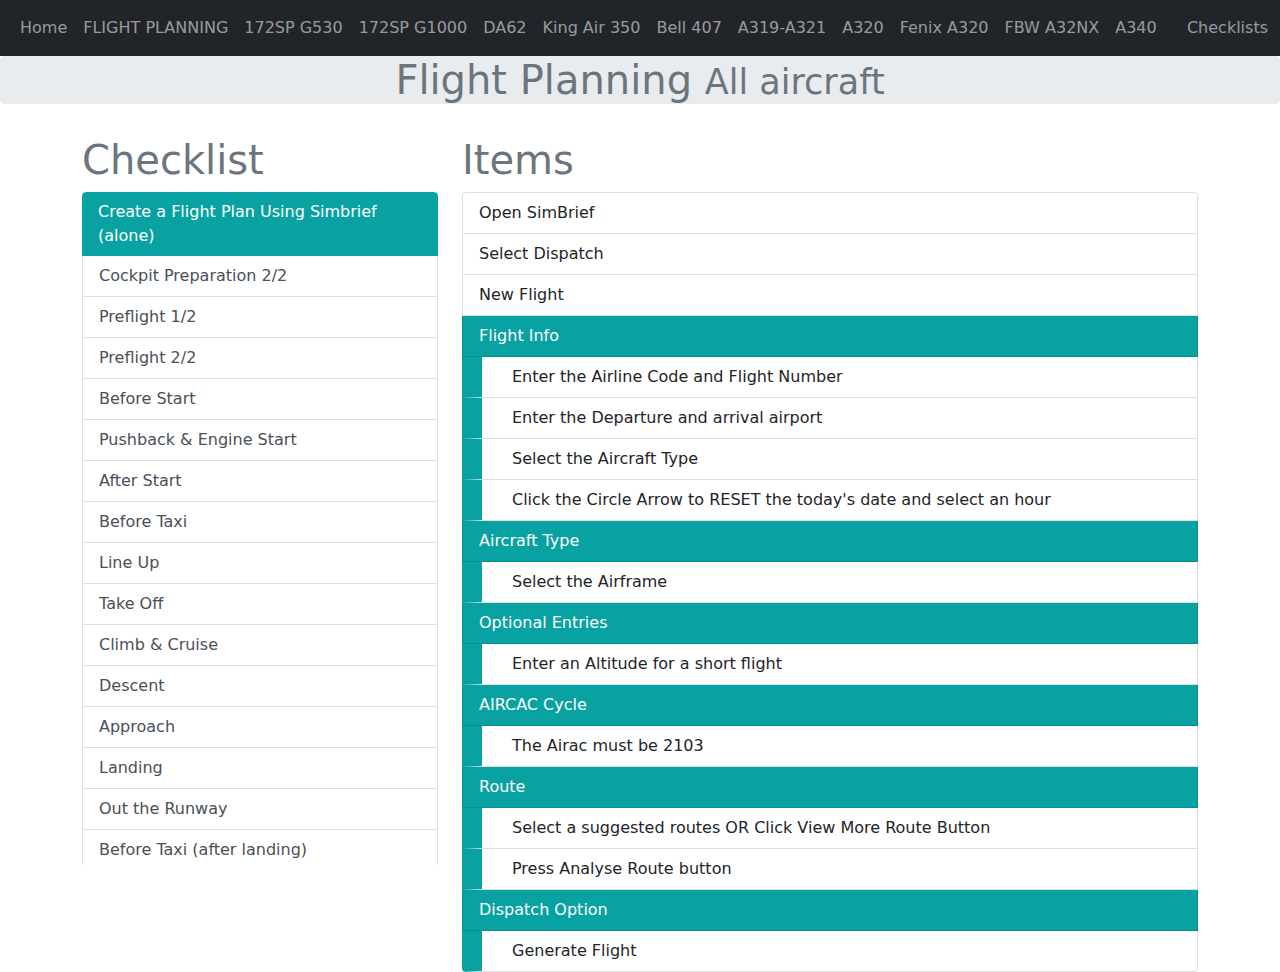
<file: flightpLanning.html>
<!doctype html>
    <html lang="en">
    <head>
        <title>Checklists pour X-Plane 12 / FS2020</title>
        <meta charset="UTF-8">
        <meta name="Content-Type" content="UTF-8">
        <meta name="Content-Language" content="fr">
        <meta name="Author" content="Coussini">
        <meta name="Viewport" content="width=device-width, initial-scale=1">
        <link rel="stylesheet" href="css/bootstrap.min.css">
        <link rel="stylesheet" href="https://use.fontawesome.com/releases/v5.7.0/css/all.css">  
        <link rel="stylesheet" href="https://cdn.jsdelivr.net/npm/bootstrap-icons@1.7.2/font/bootstrap-icons.css">        
        <link rel="stylesheet" href="css/style.css">
        <script src="js/bootstrap.bundle.min.js"></script>
        <script src="js/jquery.min.js"></script>
    </head>
    <body>
        <!--Navigation bar-->
        <div id="nav-placeholder">
        </div>
        <script>
            $("#nav-placeholder").load("nav.html");
        </script>
        <!--end of Navigation bar-->
        <div class="jumbotron jumbotron-fluid">
            <div class="container">
                <h1 class="text-center text-muted">Flight Planning <small>All aircraft</small></h1>
            </div>
        </div>
        <!--Copier le modèle vierge ici-->  
        <div class="container">
            <div class="row">
                <div class="col-4">
                    <h1 class="text-muted">Checklist</h1>
                    <div class="list-group defile" id="list-tab">
                        <a class="list-group-item list-group-item-action active" data-bs-toggle="list" href="#list-simbrief">Create a Flight Plan Using Simbrief (alone)</a>
                        <a class="list-group-item list-group-item-action" data-bs-toggle="list" href="#list-cockpit-prepar2">Cockpit Preparation 2/2</a>
                        <a class="list-group-item list-group-item-action" data-bs-toggle="list" href="#list-cockpit-preflight1">Preflight 1/2</a>
                        <a class="list-group-item list-group-item-action" data-bs-toggle="list" href="#list-cockpit-preflight2">Preflight 2/2</a>
                        <a class="list-group-item list-group-item-action" data-bs-toggle="list" href="#list-before-start">Before Start</a>
                        <a class="list-group-item list-group-item-action" data-bs-toggle="list" href="#list-pushback-engine-start">Pushback & Engine Start</a>
                        <a class="list-group-item list-group-item-action" data-bs-toggle="list" href="#list-after-start">After Start</a>
                        <a class="list-group-item list-group-item-action" data-bs-toggle="list" href="#list-before-taxi">Before Taxi</a>
                        <a class="list-group-item list-group-item-action" data-bs-toggle="list" href="#list-lineup">Line Up</a>
                        <a class="list-group-item list-group-item-action" data-bs-toggle="list" href="#list-take-off">Take Off</a>
                        <a class="list-group-item list-group-item-action" data-bs-toggle="list" href="#list-climb-cruise">Climb & Cruise</a>
                        <a class="list-group-item list-group-item-action" data-bs-toggle="list" href="#list-descent">Descent</a>
                        <a class="list-group-item list-group-item-action" data-bs-toggle="list" href="#list-approach">Approach</a>
                        <a class="list-group-item list-group-item-action" data-bs-toggle="list" href="#list-landing">Landing</a>
                        <a class="list-group-item list-group-item-action" data-bs-toggle="list" href="#list-out-the-runway">Out the Runway</a>
                        <a class="list-group-item list-group-item-action" data-bs-toggle="list" href="#list-before-taxi">Before Taxi (after landing)</a>
                        <a class="list-group-item list-group-item-action" data-bs-toggle="list" href="#list-parking">Parking</a>
                        <a class="list-group-item list-group-item-action" data-bs-toggle="list" href="#list-securing">Securing Aircraft</a>
                    </div>
                </div>
                <div class="col-8">
                    <h1 class="text-muted">Items</h1>
                    <div class="tab-content" id="nav-tabContent">
                        <div class="tab-pane active show" id="list-simbrief">
                            <ul class="list-group">
                                <li class="list-group-item">Open SimBrief</li>
                                <li class="list-group-item">Select Dispatch</li>
                                <li class="list-group-item">New Flight</li>
                                <li class="list-group-item titre-et-element-primaire">Flight Info</li>
                                <li class="list-group-item element-primaire">Enter the Airline Code and Flight Number</li>
                                <li class="list-group-item element-primaire">Enter the Departure and arrival airport</li>
                                <li class="list-group-item element-primaire">Select the Aircraft Type</li>
                                <li class="list-group-item element-primaire">Click the Circle Arrow to RESET the today's date and select an hour</li>
                                <li class="list-group-item titre-et-element-primaire">Aircraft Type</li>
                                <li class="list-group-item element-primaire">Select the Airframe</li>
                                <li class="list-group-item titre-et-element-primaire">Optional Entries</li>
                                <li class="list-group-item element-primaire">Enter an Altitude for a short flight</li>
                                <li class="list-group-item titre-et-element-primaire">AIRCAC Cycle</li>
                                <li class="list-group-item element-primaire">The Airac must be 2103</li>
                                <li class="list-group-item titre-et-element-primaire">Route</li>
                                <li class="list-group-item element-primaire">Select a suggested routes OR Click View More Route Button</li>
                                <li class="list-group-item element-primaire">Press Analyse Route button</li>
                                <li class="list-group-item titre-et-element-primaire">Dispatch Option</li>
                                <li class="list-group-item element-primaire">Generate Flight</li>
                            </ul>
                        </div>
                        <div class="tab-pane" id="list-cockpit-prepar2">
                            <ul class="list-group">
                                <li class="list-group-item titre-et-element-primaire">OVERHEAD LEFT (BOTTOM TO TOP)</li>
                                <li class="list-group-item element-primaire">CREW SUPPLY <kbd>OFF</kbd></li>
                                <li class="list-group-item element-primaire">GND CTL <kbd>ON</kbd></li>
                                <li class="list-group-item element-primaire">CVR TEST <kbd>HOLD</kbd></li>
                                <li class="list-group-item element-primaire list-group-item-danger">ADIRS DATA <kbd>STS</kbd></li>
                                <li class="list-group-item element-primaire list-group-item-danger">ADIRS SYS <kbd>1</kbd></li>
                                <li class="list-group-item element-primaire">IR1 & IR2 & IR3 <kbd>NAV</kbd></li>
                                <li class="list-group-item titre-et-element-primaire">OVERHEAD CENTER (BOTTOM TO TOP)</li>
                                <li class="list-group-item element-primaire element-lumiere">STROBE <kbd>AUTO</kbd></li>
                                <li class="list-group-item element-primaire element-lumiere">NAV & LOGO <kbd>1</kbd></li>
                                <li class="list-group-item element-primaire">NO SMOKING <kbd>AUTO</kbd></li>
                                <li class="list-group-item element-primaire">EMER EXIT LT <kbd>ARM</kbd> (1 clic)</li>
                                <li class="list-group-item element-primaire">ANN LT <kbd>TEST</kbd> (and after, 1 clic)</li>
                                <li class="list-group-item element-primaire">APU FIRE <kbd>TEST</kbd></li>
                                <li class="list-group-item element-primaire">RADIO PANELS (3x) <kbd>ON</kbd></li>
                                <li class="list-group-item titre-et-element-primaire">WEATHER RADAR SYSTEM PANEL</li>
                                <li class="list-group-item element-primaire">MULTISCAN <kbd>AUTO</kbd></li>
                                <li class="list-group-item element-primaire">GCS <kbd>AUTO</kbd></li>
                                <hr>
                                <li class="list-group-item titre-et-element-primaire">ECAM SYSTEM CHECK</li>
                                <li class="list-group-item element-primaire">HYD <kbd>PRESS</kbd> (CHECK HYDRAULIC LEVEL)</li>
                                <li class="list-group-item element-primaire">ENG <kbd>PRESS</kbd> (CHECK OIL LEVEL)</li>
                                <li class="list-group-item element-primaire">DOOR <kbd>PRESS</kbd> (OXYGEN LEVEL MUST BE GREEN)</li>
                                <li class="list-group-item titre-sans-element-primaire">DOING WALK AROUND CHECK</li>
                            </ul>
                        </div>
                        <div class="tab-pane" id="list-cockpit-preflight1">
                            <ul class="list-group">
                                <li class="list-group-item titre-et-element-primaire">INSERTING FLIGHT PLAN USING MCDU (FMC)</li>
                                <li class="list-group-item element-primaire">VIEWING MCDU <kbd>DATA</kbd><button type="button" class="btn btn-primary btn-sm" data-bs-toggle="modal" data-bs-target="#modal-enter-mcdu-data"><i class="fas fa-keyboard"></i></button></li>
                                <li class="list-group-item element-primaire">INSERTING MCDU <kbd>INIT</kbd> <kbd>A</kbd><button type="button" class="btn btn-primary btn-sm" data-bs-toggle="modal" data-bs-target="#modal-enter-mcdu-inita"><i class="fas fa-keyboard"></i></button></li>
                                <li class="list-group-item element-primaire">INSERTING MCDU <kbd>F-PLN</kbd> DEPARTURE<button type="button" class="btn btn-primary btn-sm" data-bs-toggle="modal" data-bs-target="#modal-enter-mcdu-fpln-departure"><i class="fas fa-keyboard"></i></button></li>
                                <li class="list-group-item element-primaire">INSERTING MCDU <kbd>F-PLN</kbd> WAYPOINTS<button type="button" class="btn btn-primary btn-sm" data-bs-toggle="modal" data-bs-target="#modal-enter-mcdu-fpln-waypoints"><i class="fas fa-keyboard"></i></button></li>
                                <li class="list-group-item element-primaire">INSERTING MCDU <kbd>F-PLN</kbd> AIRWAYS<button type="button" class="btn btn-primary btn-sm" data-bs-toggle="modal" data-bs-target="#modal-enter-mcdu-fpln-airways"><i class="fas fa-keyboard"></i></button></li>
                                <li class="list-group-item element-primaire">INSERTING MCDU <kbd>F-PLN</kbd> ARRIVAL<button type="button" class="btn btn-primary btn-sm" data-bs-toggle="modal" data-bs-target="#modal-enter-mcdu-fpln-arrival"><i class="fas fa-keyboard"></i></button> <span class="tresimportant">(BYPASS FOR ANY LONG TRIP)</span></li>
                                <li class="list-group-item element-primaire">INSERTING MCDU <kbd>F-PLN</kbd> VALIDATION<button type="button" class="btn btn-primary btn-sm" data-bs-toggle="modal" data-bs-target="#modal-enter-mcdu-fpln-validation"><i class="fas fa-keyboard"></i></button></li>
                                <li class="list-group-item element-primaire">INSERTING MCDU <kbd>SEC F-PLN</kbd> COPY PRIMARY F-PLN<button type="button" class="btn btn-primary btn-sm" data-bs-toggle="modal" data-bs-target="#modal-enter-mcdu-secfpln"><i class="fas fa-keyboard"></i></button></li>
                                <li class="list-group-item element-primaire">INSERTING MCDU <kbd>RAD NAV</kbd><button type="button" class="btn btn-primary btn-sm" data-bs-toggle="modal" data-bs-target="#modal-enter-mcdu-radnav"><i class="fas fa-keyboard"></i></button></li>
                                <li class="list-group-item element-primaire">INSERTING MCDU <kbd>INIT</kbd> <kbd>B</kbd><button type="button" class="btn btn-primary btn-sm" data-bs-toggle="modal" data-bs-target="#modal-enter-mcdu-initb"><i class="fas fa-keyboard"></i></button></li>
                                <li class="list-group-item element-primaire">INSERTING MCDU <kbd>PROG</kbd><button type="button" class="btn btn-primary btn-sm" data-bs-toggle="modal" data-bs-target="#modal-enter-mcdu-prog"><i class="fas fa-keyboard"></i></button></li>
                                <li class="list-group-item element-primaire">INSERTING MCDU <kbd>PERF</kbd><button type="button" class="btn btn-primary btn-sm" data-bs-toggle="modal" data-bs-target="#modal-enter-mcdu-perf"><i class="fas fa-keyboard"></i></button></li>
                                <hr>
                                <li class="list-group-item titre-et-element-primaire">MANAGING FLIGHT PLAN</li>
                                <li class="list-group-item element-primaire">SAVING AND LOADING FMS FLIGHT PLAN<button type="button" class="btn btn-primary btn-sm" data-bs-toggle="modal" data-bs-target="#modal-managing-flight-plan"><i class="fas fa-keyboard"></i></button></li>
                            </ul>
                        </div>
                        <div class="tab-pane" id="list-cockpit-preflight2">
                            <ul class="list-group">
                                <li class="list-group-item">SEATBELTS <kbd>ON</kbd></li>
                                <li class="list-group-item">FUEL PUMPS (6) <kbd>ON</kbd></li>
                                <li class="list-group-item">APU MASTER <kbd>ON</kbd></li>
                                <li class="list-group-item"><i class="fas fa-circle-notch fa-spin"></i>&nbsp;&nbsp;("WAIT UNTIL FLAPS OPEN (ECAM APU)")</li>
                                <li class="list-group-item">APU START <kbd>ON</kbd></li>
                                <li class="list-group-item"><i class="fas fa-circle-notch fa-spin"></i>&nbsp;&nbsp;("WAIT UNTIL AVAIL (ECAM APU)")</li>
                            </ul>
                        </div>
                        <div class="tab-pane" id="list-before-start">
                            <ul class="list-group">
                                <li class="list-group-item titre-sans-element-primaire">IN AVITAB, SEARCH FOR THE DEPARTURE AIRPORT ATIS FREQ</li>
                                <li class="list-group-item">ATIS FREQ ON RADIO  <kbd>SET</kbd></li>
                                <li class="list-group-item">BARO DEPARTURE <kbd>SET</kbd></li>
                                <li class="list-group-item">VHF1 BUTTON <kbd>OFF</kbd> (NO WHITE)</li>
                                <li class="list-group-item">ALTITUDE <kbd>SET</kbd></li>
                                <li class="list-group-item">FCU CSTR <kbd>ON</kbd></li>
                                <li class="list-group-item">FCU MODE SELECT <kbd>ARC</kbd></li>
                                <li class="list-group-item">FCU ZOOM SELECT <kbd>20</kbd></li>
                                <hr>
                                <li class="list-group-item titre-et-element-primaire">DOORS & GROUND HANDLING</li>
                                <li class="list-group-item element-primaire">RADIO <kbd>ATT</kbd> (CLOSE DOORS DEPENDING SITUATION)</li>
                                <li class="list-group-item element-primaire">RADIO <kbd>MECH</kbd> (CLOSE CARGO DOORS DEPENDING SITUATION)</li>
                                <li class="list-group-item element-primaire titre-sans-element-primaire">OPEN THE GROUND HANDLING MENU / CONTROL / HIDE ALL</li>
                                <li class="list-group-item element-primaire">RADIO <kbd>ATT</kbd> (ARM DOORS AND XCHECK)</li>
                                <li class="list-group-item element-primaire">RADIO <kbd>MECH</kbd> CHOCKS <kbd>REMOVE</kbd></li>
                            </ul>
                        </div>
                        <div class="tab-pane" id="list-pushback-engine-start">
                            <ul class="list-group">
                                <li class="list-group-item titre-et-element-primaire">BEFORE PUSHBACK</li>
                                <li class="list-group-item element-primaire element-lumiere">BEACON <kbd>ON</kbd></li>
                                <li class="list-group-item element-primaire">APU BLEED <kbd>ON</kbd></li>
                                <li class="list-group-item element-primaire">EXTERIOR POWER <kbd>OFF</kbd></li>
                                <li class="list-group-item element-primaire">RADIO <kbd>MECH</kbd> EXT PWR <kbd>OFF</kbd></li>
                                <li class="list-group-item titre-et-element-primaire">ATC TCAS PANEL</li>
                                <li class="list-group-item element-primaire">TRANSPONDER <kbd>ON</kbd></li>
                                <li class="list-group-item element-primaire">TCAS MODE SELECTOR <kbd>TA ONLY</kbd></li>
                                <hr>
                                <li class="list-group-item titre-et-element-primaire">PUSHBACK</li>
                                <li class="list-group-item element-primaire">PARKING BRAKE <kbd>OFF</kbd></li>
                                <li class="list-group-item element-primaire">RADIO <kbd>MECH</kbd> (PUSHBACK 50)</li>
                                <li class="list-group-item element-primaire">PARKING BRAKE <kbd>ON</kbd></li>
                                <hr>
                                <li class="list-group-item titre-et-element-primaire">ENGINE START</li>
                                <li class="list-group-item element-primaire">ENGINE MODE <kbd>START</kbd></li>
                                <li class="list-group-item element-primaire list-group-item-danger">ENGINE 1 <kbd>START</kbd></li>
                                <li class="list-group-item element-primaire"><i class="fas fa-circle-notch fa-spin"></i>&nbsp;&nbsp;("WAIT UNTIL ENGINE 1 N1 AVAILABLE ")</li>
                                <li class="list-group-item element-primaire list-group-item-danger">ENGINE 2 <kbd>START</kbd></li>
                                <li class="list-group-item element-primaire"><i class="fas fa-circle-notch fa-spin"></i>&nbsp;&nbsp;("WAIT UNTIL ENGINE 2 N1 AVAILABLE ")</li>
                            </ul>
                        </div>
                        <div class="tab-pane" id="list-after-start">
                            <ul class="list-group">
                                <li class="list-group-item">ENGINE MODE <kbd>NORM</kbd></li>
                                <li class="list-group-item">SPEED BRAKE <kbd>ARM</kbd></li>
                                <li class="list-group-item">FLAPS <kbd>SET FOR TAKOFF</kbd></li>
                                <li class="list-group-item">APU BLEED <kbd>OFF</kbd></li>
                                <li class="list-group-item">APU MASTER <kbd>OFF</kbd></li>
                                <hr>
                                <li class="list-group-item titre-et-element-primaire">ECAM F/CTL MENU</li>
                                <li class="list-group-item element-primaire">FLIGHT CONTROL <kbd>CHECK</kbd></li>
                                <hr>
                                <li class="list-group-item">AUTO BRAKE <kbd>MAX</kbd></li>
                                <li class="list-group-item">T.O CONFIG <kbd>PUSH</kbd></li>
                                <hr>
                                <li class="list-group-item titre-et-element-primaire">WEATHER RADAR SYSTEM PANEL</li>
                                <li class="list-group-item element-primaire">RADAR SYS <kbd>1</kbd></li>
                                <li class="list-group-item element-primaire">PWS (Predictive WindShear)<kbd>AUTO</kbd></li>
                                <li class="list-group-item titre-et-element-primaire">ATC TCAS PANEL</li>
                                <li class="list-group-item element-primaire">TCAS MODE SELECTOR <kbd>TA/RA</kbd></li>
                                <li class="list-group-item element-primaire">TCAS TRAFIC SELECTOR <kbd>ABV</kbd></li>
                                <hr>
                                <li class="list-group-item">CALL FWD (OVERHEAD) <kbd>PUSH</kbd> (CLEAR CONFIGURATION STATUS ECAM)</li>
                            </ul>
                        </div>
                        <div class="tab-pane" id="list-before-taxi">
                            <ul class="list-group">
                                <li class="list-group-item element-lumiere">RUNWAY TURN <kbd>ON</kbd></li>
                                <li class="list-group-item element-lumiere">NOSE LIGHT <kbd>TAXI</kbd></li>
                                <li class="list-group-item titre-sans-element-primaire">CALL FOLOW ME CAR</li>
                                <li class="list-group-item titre-sans-element-primaire">TAXING RUNWAY <kbd>20 KNOTS</kbd></li>
                            </ul>
                        </div>
                        <div class="tab-pane" id="list-lineup">
                            <ul class="list-group">
                                <li class="list-group-item element-lumiere">LAND <kbd>ON</kbd></li>
                                <li class="list-group-item element-lumiere">NOSE <kbd>T.O.</kbd></li>
                            </ul>
                        </div>
                        <div class="tab-pane" id="list-take-off">
                            <ul class="list-group">
                                <li class="list-group-item list-group-item-danger">PARKING BRAKE <kbd>SET</kbd></li>
                                <li class="list-group-item">CHRONO <kbd>START</kbd></li>
                                <li class="list-group-item">THROTTLE N1 <kbd>50%</kbd></li>
                                <li class="list-group-item">PARKING BRAKE <kbd>RELEASE</kbd></li>
                                <li class="list-group-item">THROTTLE N1 <kbd>FLEX/TOGA</kbd></li>
                                <li class="list-group-item titre-sans-element-primaire important">JOYSTICK DOWN UNTIL 80KTS; NEUTRAL AT 100KTS</li>
                                <hr>
                                <li class="list-group-item titre-et-element-primaire">VR - POSITIVE RATE</li>
                                <li class="list-group-item element-primaire">LANDING GEAR <kbd>UP</kbd></li>
                                <li class="list-group-item element-primaire">SPEED BRAKE <kbd>DISARMED</kbd></li>
                                <li class="list-group-item titre-et-element-primaire">FOLLOW FLIGHT DIRECTOR</li>
                                <li class="list-group-item element-primaire">PFD "LVR CLB" <kbd>THROTTLE LEVERS CLB</kbd></li>
                                <li class="list-group-item element-primaire"><kbd class="pfd-airspeed">-F</kbd> FLAPS <kbd>UP</kbd></li>
                                <li class="list-group-item element-primaire"><kbd class="pfd-airspeed">-S</kbd> FLAPS <kbd>RETRACT</kbd></li>
                                <hr>
                                <li class="list-group-item">FCU AP1 <kbd>ON</kbd></li>
                                <li class="list-group-item">ECAM CRUISE (TAT) -> 10°C (CLOUDY) <kbd>ENG ICE ON</kbd></li>
                                <li class="list-group-item element-lumiere">RUNWAY TURN <kbd>OFF</kbd></li>
                                <li class="list-group-item element-lumiere">NOSE LIGHT <kbd>OFF</kbd></li>
                            </ul>
                        </div>
                        <div class="tab-pane" id="list-climb-cruise">
                            <ul class="list-group">
                                <li class="list-group-item titre-et-element-primaire">GENERAL RULES (PASSING 10000 FT)</li>
                                <li class="list-group-item element-primaire element-lumiere">LAND <kbd>OFF</kbd> (1 clic)</li>
                                <li class="list-group-item element-primaire">SEATBELTS <kbd>OFF</kbd></li>
                                <li class="list-group-item titre-et-element-primaire">QNH FLASHING (PASSING TRANSITION ALT)</li>
                                <li class="list-group-item element-primaire">BARO <kbd>PULL</kbd> TO STD (one dot)</li>
                                <li class="list-group-item titre-et-element-primaire">CRUISING</li>
                                <li class="list-group-item element-primaire list-group-item-danger">TCAS TRAFIC SELECTOR <kbd>N</kbd> (Neutral)</li>
                                <hr>
                                <li class="list-group-item titre-et-element-primaire">60 NM before T/D</li>
                                <li class="list-group-item element-primaire list-group-item-danger">CRUISE PAGE <kbd>PROG</kbd><button type="button" class="btn btn-primary btn-sm" data-bs-toggle="modal" data-bs-target="#modal-enter-mcdu-prog"><i class="fas fa-keyboard"></i></button></li>
                                <li class="list-group-item element-primaire titre-sans-element-primaire">IN AVITAB, SEARCH FOR THE ARRIVAL AIRPORT ATIS FREQ</li>
                                <li class="list-group-item element-primaire titre-sans-element-primaire">IF ATIS NOT AVAILABLE, USE AVITAB WEATHER DATA</li>
                                <li class="list-group-item element-primaire">CHECK & REVIEW <kbd>APPROACH CHARTS</kbd></li>
                                <li class="list-group-item element-primaire">INSERTING MCDU (APPR PAGE) <kbd>PERF</kbd><button type="button" class="btn btn-primary btn-sm" data-bs-toggle="modal" data-bs-target="#modal-enter-mcdu-perf"><i class="fas fa-keyboard"></i></button></li>
                                <li class="list-group-item element-primaire list-group-item-danger">ALTITUDE ARRIVAL <kbd>SET</kbd></li>
                            </ul>
                        </div>
                        <div class="tab-pane" id="list-descent">
                            <ul class="list-group">
                                <li class="list-group-item titre-et-element-primaire">AT 5 NM FROM "T/D"</li>
                                <li class="list-group-item element-primaire">ALTITUDE BUTTON <kbd>PUSH</kbd> (One Dot)</li>
                                <li class="list-group-item element-primaire list-group-item-danger">TCAS TRAFIC SELECTOR <kbd>BLW</kbd></li>
                                <hr>
                                <li class="list-group-item titre-et-element-primaire">GENERAL RULES (PASSING 10000 FT)</li>
                                <li class="list-group-item element-primaire element-lumiere">LAND <kbd>ON</kbd> (3 clic)</li>
                                <li class="list-group-item element-primaire">SEATBELTS <kbd>ON</kbd></li>
                                <li class="list-group-item element-primaire">AUTO/BRAKE <kbd>LOW or MED</kbd></li>
                                <li class="list-group-item element-primaire">FCU "LS" <kbd>ON</kbd> (AS REQUIRED)</li>
                                <hr>
                                <li class="list-group-item titre-et-element-primaire">STD FLASHING (PASSING TRANSITION ALT)</li>
                                <li class="list-group-item element-primaire">BARO <kbd>PUSH</kbd> TO SET (One Dot)</li>
                                <li class="list-group-item element-primaire titre-sans-element-primaire">IF ATIS NOT AVAILABLE, USE AVITAB WEATHER DATA</li>
                                <li class="list-group-item element-primaire">BARO ARRIVAL <kbd>SET</kbd></li>
                                <hr>

                            </ul>
                        </div>
                        <div class="tab-pane" id="list-approach">
                            <ul class="list-group">
                                <li class="list-group-item titre-et-element-primaire">AFTER DECEL WAYPOINT</li>
                                <li class="list-group-item element-primaire">SPEED BRAKE <kbd>SET</kbd> (IF FASTER THAN 230 KNOTS)</li>
                                <hr>
                                <li class="list-group-item titre-et-element-primaire">GREEN DOT (PFD)</li>
                                <li class="list-group-item element-primaire">FLAPS <kbd>1</kbd></li>
                                <li class="list-group-item titre-et-element-primaire">RUNWAY IN LINE</li>
                                <li class="list-group-item element-primaire">FCU APPR <kbd>ON</kbd></li>
                                <li class="list-group-item element-primaire">FCU AP2 <kbd>ON</kbd></li>
                                <li class="list-group-item titre-et-element-primaire">S-SPEED (PFD)</li>
                                <li class="list-group-item element-primaire">FLAPS <kbd>2</kbd></li>
                                <li class="list-group-item element-primaire">LANDING GEAR <kbd>DOWN</kbd></li>
                                <li class="list-group-item element-primaire">SPEED BRAKE <kbd>ARMED</kbd></li>
                                <li class="list-group-item element-primaire element-lumiere">NOSE LIGHT <kbd>T.O</kbd></li>
                                <li class="list-group-item titre-et-element-primaire">F-SPEED (PFD)</li>
                                <li class="list-group-item element-primaire">FLAPS <kbd>3</kbd></li>
                                <li class="list-group-item element-primaire">FLAPS <kbd>FULL</kbd></li>
                            </ul>
                        </div>
                        <div class="tab-pane" id="list-landing">
                            <ul class="list-group">
                                <li class="list-group-item titre-et-element-primaire">PASSING 400 FEET</li>
                                <li class="list-group-item element-primaire">AUTOPILOT <kbd>DISCONNECT</kbd></li>
                                <hr>
                                <li class="list-group-item titre-et-element-primaire">"RETARD RETARD"</li>
                                <li class="list-group-item element-primaire">THROTTLE LEVERS <kbd>IDLE</kbd></li>
                                <li class="list-group-item element-primaire">REVERSE <kbd>FULL</kbd></li>
                                <li class="list-group-item element-primaire">BRAKES <kbd>AS REQUIRED</kbd></li>
                                <hr>
                                <li class="list-group-item titre-et-element-primaire">"AT 70 KTS"</li>
                                <li class="list-group-item element-primaire">REVERSE <kbd>IDLE</kbd></li>
                            </ul>
                        </div>
                        <div class="tab-pane" id="list-out-the-runway">
                            <ul class="list-group">
                                <li class="list-group-item titre-et-element-primaire">WEATHER RADAR SYSTEM PANEL</li>
                                <li class="list-group-item element-primaire">MULTISCAN <kbd>MAN</kbd></li>
                                <li class="list-group-item element-primaire">GCS <kbd>OFF</kbd></li>
                                <li class="list-group-item element-primaire">RADAR SYS <kbd>OFF</kbd></li>
                                <li class="list-group-item element-primaire">PWS (Predictive WindShear)<kbd>OFF</kbd></li>
                                <li class="list-group-item titre-et-element-primaire">ATC TCAS PANEL</li>
                                <li class="list-group-item element-primaire">TCAS MODE SELECTOR <kbd>TA ONLY</kbd></li>
                                <li class="list-group-item element-primaire">TCAS TRAFIC SELECTOR <kbd>N</kbd></li>
                                <hr>
                                <li class="list-group-item">SPEED BRAKE <kbd>DISARMED</kbd></li>
                                <li class="list-group-item">FLAPS <kbd>UP</kbd></li>
                                <li class="list-group-item element-lumiere">STROBE <kbd>OFF</kbd></li>
                                <li class="list-group-item element-lumiere">LAND <kbd>OFF</kbd></li>
                                <li class="list-group-item list-group-item-danger">APU MASTER <kbd>ON</kbd></li>
                                <li class="list-group-item list-group-item-danger"><i class="fas fa-circle-notch fa-spin"></i>&nbsp;&nbsp;("WAIT UNTIL FLAPS OPEN (ECAM APU)")</li>
                                <li class="list-group-item list-group-item-danger">APU START <kbd>ON</kbd></li>
                            </ul>
                        </div>
                        <div class="tab-pane" id="list-parking">
                            <ul class="list-group">
                                <li class="list-group-item list-group-item-danger">PARKING BRAKE <kbd>SET</kbd></li>
                                <li class="list-group-item">RADIO <kbd>MECH</kbd> CHOCKS <kbd>ADD</kbd></li>
                                <li class="list-group-item">RADIO <kbd>MECH</kbd> EXT PWR <kbd>ADD</kbd></li>
                                <hr>
                                <li class="list-group-item">EXTERIOR POWER <kbd>ON</kbd></li>
                                <li class="list-group-item">APU BLEED <kbd>ON</kbd></li>
                                <li class="list-group-item">ENGINE 1 <kbd>OFF</kbd></li>
                                <li class="list-group-item">ENGINE 2 <kbd>OFF</kbd></li>
                                <hr>
                                <li class="list-group-item titre-et-element-primaire">ATC TCAS PANEL</li>
                                <li class="list-group-item element-primaire">TRANSPONDER <kbd>AUTO</kbd></li>
                                <li class="list-group-item element-primaire">TCAS MODE SELECTOR <kbd>STBY</kbd></li>
                                <li class="list-group-item titre-et-element-primaire">OVERHEAD</li>
                                <li class="list-group-item element-primaire element-lumiere">BEACON <kbd>OFF</kbd></li>
                                <li class="list-group-item element-primaire element-lumiere">RUNWAY TURN <kbd>OFF</kbd></li>
                                <li class="list-group-item element-primaire element-lumiere">NOSE LIGHT <kbd>OFF</kbd></li>
                                <li class="list-group-item element-primaire">SEATBELTS <kbd>OFF</kbd></li>
                                <li class="list-group-item element-primaire">FUEL PUMPS (6) <kbd>OFF</kbd></li>
                                <hr>
                                <li class="list-group-item titre-et-element-primaire">GROUND HANDLING</li>
                                <li class="list-group-item element-primaire titre-sans-element-primaire">OPEN THE GROUND HANDLING MENU / SELECT SERVICES</li>
                                <li class="list-group-item element-primaire">RADIO <kbd>ATT</kbd> (OPENS DOORS DEPENDING SITUATION)</li>
                                <li class="list-group-item element-primaire">RADIO <kbd>MECH</kbd> (OPENS CARGO DOORS DEPENDING SITUATION)</li>
                            </ul>
                        </div>
                        <div class="tab-pane" id="list-securing">
                            <ul class="list-group">
                                <li class="list-group-item">ADIRS DATA <kbd>TEST</kbd></li>
                                <li class="list-group-item">ADIRS SYS <kbd>OFF</kbd></li>
                                <li class="list-group-item">IR1 & IR2 & IR3 <kbd>OFF</kbd></li>
                                <li class="list-group-item element-lumiere">NAV & LOGO <kbd>OFF</kbd></li>
                                <li class="list-group-item">NO SMOKING <kbd>OFF</kbd></li>
                                <li class="list-group-item">EMER EXIT LT <kbd>OFF</kbd></li>
                                <hr>
                                <li class="list-group-item titre-et-element-primaire"> WHEN PASSENGERS ARE GONES</li>
                                <li class="list-group-item element-primaire">APU BLEED <kbd>OFF</kbd></li>
                                <li class="list-group-item element-primaire">APU MASTER <kbd>OFF</kbd></li>
                                <li class="list-group-item element-primaire">APU START <kbd>OFF</kbd></li>
                                <li class="list-group-item element-primaire">BATTERY 1 & 2 <kbd>OFF</kbd></li>
                                <li class="list-group-item element-primaire">EXTERIOR POWER <kbd>OFF</kbd></li>
                            </ul>
                        </div>
                    </div>
                </div>
            </div>    
        </div>    
        <!--    modal flight plan here -->                      
        <div class="modal" id="modal-flight-plan" tabindex="-1">
            <div class="modal-dialog modal-dialog-centered modal-dialog-scrollable">
                <div class="modal-content">
                    <div class="modal-header">
                        <h5 class="modal-title">CREATE FLIGHT PLAN</h5>
                    </div>
                    <div class="modal-body">
                        <ul class="list-group">
                            <li class="list-group-item titre-fonce">SIMBRIEF (Desktop)</li>
                            <li class="list-group-item">Créé un vol; Générer le plan de vol OFP;</li>
                            <li class="list-group-item">À la page 2 du document PDF preview, copier le « routing »</li>
                            <li class="list-group-item titre-fonce">SIM TOOLKIT PRO / FLIGHT SCHEDULE (Desktop)</li>
                            <li class="list-group-item">Choisissez Real Flight; Saisissez l'opérateur (comme Air Canada);</li>
                            <li class="list-group-item">Filtrer avec un choix d'aircraf; Filtrer avec Shortest flight;</li>
                            <li class="list-group-item">Notez le Flight Number avant de faire dispatch; Générer le plan de vol;</li>
                            <li class="list-group-item">Copier le « routing »</li>
                            <li class="list-group-item titre-fonce">SIM TOOLKIT PRO / PLAN A FLIGHT (Desktop)</li>
                            <li class="list-group-item">Saisissez les départs et destinations; Générer le plan de vol;</li>
                            <li class="list-group-item">Copier le « routing »</li>
                            <li class="list-group-item titre-fonce">Valider le plan de vol avec LITTLE NAVMAP (Desktop)</li>
                            <li class="list-group-item">Choisir l’option nouveau plan de vol à partir de la description de l’itinéraire</li>
                            <li class="list-group-item">Enlever les références de pistes (genre "/24r")</li>
                            <li class="list-group-item">Cliquez sur lire la description de l’itinéraire</li>
                            <li class="list-group-item">Cliquez sur créer un plan de vol</li>
                            <li class="list-group-item">Dans la planification de vol, cliquez sur les aéroports pour ajouter les sid ou les star ou les procédures d’approche selon le cas.</li>
                            <li class="list-group-item">Cliquez sur l’icône correspondant au profil d’élévation du plan de vol pour l’<span class="important">ALTITUDE SÉCURITAIRE</span> à utiliser pour ce vol (la ligne rouge de ce graphique indique le niveau à respecter)</li>
                        </ul>
                    </div>
                    <div class="modal-footer">
                        <button type="button" class="btn btn-secondary" data-bs-dismiss="modal">Close</button>
                    </div>
                </div>
            </div>
        </div>
        <!--    modal insert MCDU (DATA) data -->                       
        <div class="modal" id="modal-enter-mcdu-data" tabindex="-1">
            <div class="modal-dialog modal-dialog-centered modal-dialog-scrollable modal-lg">
                <div class="modal-content">
                    <div class="modal-header">
                        <h5 class="modal-title">VIEWING MCDU (DATA)</h5>
                    </div>
                    <div class="modal-body">
                        <ul class="list-group">
                            <li class="list-group-item titre-et-element-primaire">VALIDATION DU TYPE DE MOTEUR ET DE L'AIRAC</li>
                            <li class="list-group-item">Cliquez sur le bouton <kbd>DATA</kbd></li>
                            <li class="list-group-item">Cliquez sur le bouton à gauche de A/C STATUS</li>
                        </ul>
                    </div>
                    <div class="modal-footer">
                        <button type="button" class="btn btn-secondary" data-bs-dismiss="modal">Close</button>
                    </div>
                </div>
            </div>
        </div>
        <!--    modal insert MCDU (INIT A) data -->                     
        <div class="modal" id="modal-enter-mcdu-inita" tabindex="-1">
            <div class="modal-dialog modal-dialog-centered modal-dialog-scrollable modal-lg">
                <div class="modal-content">
                    <div class="modal-header">
                        <h5 class="modal-title">INSERTING MCDU (INIT) A</h5>
                    </div>
                    <div class="modal-body">
                        <ul class="list-group">
                            <li class="list-group-item titre-et-element-primaire">IMPORTATION DU PLAN DE VOL DE SIMBRIEF VIA LE MDCU</li>
                            <li class="list-group-item">Cliquez sur le bouton <kbd>INIT</kbd> <kbd>A</kbd></li>
                            <li class="list-group-item">Cliquez sur le bouton à droite de INIT REQUEST*</li>
                            <li class="list-group-item"><i class="fas fa-circle-notch fa-spin"></i>&nbsp;&nbsp;("WAIT UNTIL F-PLN DATALINK IN PROG")</li>
                            <li class="list-group-item"><i class="fas fa-circle-notch fa-spin"></i>&nbsp;&nbsp;("WAIT UNTIL AOC ACT F-PLN UPLINK")</li>
                            <li class="list-group-item"><i class="fas fa-circle-notch fa-spin"></i>&nbsp;&nbsp;("WAIT UNTIL PERF DATA UPLINK")</li>
                            <li class="list-group-item titre-et-element-primaire">SEULEMENT POUR A321</li>
                            <li class="list-group-item list-group-item-danger">RADIO <kbd>MECH</kbd> CHOCKS <kbd>ADD</kbd></li>
                            <li class="list-group-item titre-et-element-primaire">INITIALISER LES IRS</li>
                            <li class="list-group-item">Cliquez sur le bouton à droite de ALIGN IRS</li>
                            <li class="list-group-item titre-et-element-primaire">REQUEST WIND</li>
                            <li class="list-group-item">Cliquez sur le bouton à droite de WIND</li>
                            <li class="list-group-item">Cliquez sur le bouton à droite de WIND REQUEST*</li>
                            <li class="list-group-item"><i class="fas fa-circle-notch fa-spin"></i>&nbsp;&nbsp;("WAIT UNTIL WIND DATA UPLINK")</li>
                        </ul>
                    </div>
                    <div class="modal-footer">
                        <button type="button" class="btn btn-secondary" data-bs-dismiss="modal">Close</button>
                    </div>
                </div>
            </div>
        </div>
        <!--    modal insert MCDU (F-PLN) DEPARTURE data -->                        
        <div class="modal" id="modal-enter-mcdu-fpln-departure" tabindex="-1">
            <div class="modal-dialog modal-dialog-centered modal-dialog-scrollable modal-lg">
                <div class="modal-content">
                    <div class="modal-header">
                        <h5 class="modal-title">INSERTING MCDU (F-PLN) DEPARTURE</h5>
                    </div>
                    <div class="modal-body">
                        <ul class="list-group">
                            <li class="list-group-item list-group-item-danger">L'utilisation de la touche <kbd><i class="fas fa-long-arrow-alt-up"></i></kbd> ou <kbd><i class="fas fa-long-arrow-alt-down"></i></kbd> permet la sélection d'élément d'une liste</li>
                            <hr>
                            <li class="list-group-item">Cliquez sur le bouton <kbd>F-PLN</kbd></li>
                            <li class="list-group-item"><code>EXEMPLE DE ROUTE: LFRS/03 LUGE3N LUGEN UM616 TUPAR UM184 CNA UN863 SECHE SECH6T LFBO/32L</code></li>
                            <hr>
                            <li class="list-group-item">cliquez sur le bouton à gauche de LFRS (Pour accéder aux données de départ)</li>
                            <li class="list-group-item">cliquez sur le bouton à gauche de DEPARTURE (Pour accéder aux informations de départ)</li>
                            <li class="list-group-item">Sélectionnez la piste 03 dans la liste des RWY puis cliquez sur le bouton à sa gauche</li>
                            <li class="list-group-item">Sélectionnez LUGE3N dans la liste des SIDS puis cliquez sur le bouton à sa gauche (cliquez NO SID si pas de SID)</li>
                            <li class="list-group-item">cliquez sur le bouton à droite de NONE (aucune transition, sinon choisir une transition)</li>
                            <li class="list-group-item">cliquez sur le bouton à gauche de F-PLN (pour insérer les informations dans un mode temporaire)</li>
                            <li class="list-group-item">cliquez sur le bouton à droite de INSERT* (pour insérer les informations dans le MCDU)</li>
                        </ul>
                    </div>
                    <div class="modal-footer">
                        <button type="button" class="btn btn-secondary" data-bs-dismiss="modal">Close</button>
                    </div>
                </div>
            </div>
        </div>
        <!--    modal insert MCDU (F-PLN) WAYPOINTS data -->                        
        <div class="modal" id="modal-enter-mcdu-fpln-waypoints" tabindex="-1">
            <div class="modal-dialog modal-dialog-centered modal-dialog-scrollable modal-lg">
                <div class="modal-content">
                    <div class="modal-header">
                        <h5 class="modal-title">INSERTING MCDU (F-PLN) WAYPOINTS</h5>
                    </div>
                    <div class="modal-body">
                        <ul class="list-group">
                            <li class="list-group-item list-group-item-danger">L'utilisation de la touche <kbd><i class="fas fa-long-arrow-alt-up"></i></kbd> ou <kbd><i class="fas fa-long-arrow-alt-down"></i></kbd> permet la sélection d'élément d'une liste</li>
                            <hr>
                            <li class="list-group-item"><code>EXEMPLE DE ROUTE: CYUL/24L DCT BOBKI DCT MELTI DCT TORNI RAGID3 CYYZ/23</code></li>
                            <hr>
                            <li class="list-group-item">Cliquez sur le bouton <kbd>AIR PORT</kbd> (pour accéder au bas du plan de vol)</li>
                            <li class="list-group-item">Tapez BOBKI</li>
                            <li class="list-group-item">cliquez sur le bouton à gauche de F-PLN DISCONTINUITY (Pour insérer des waypoints)</li>
                            <li class="list-group-item">Tapez MELTI</li>
                            <li class="list-group-item">cliquez sur le bouton à gauche de F-PLN DISCONTINUITY (Pour insérer des waypoints)</li>
                            <li class="list-group-item">cliquez sur le bouton à droite de INSERT* (pour insérer les informations dans le MCDU)</li>
                            <li class="list-group-item list-group-item-danger">N.B: Il est bon de sauvegarder à tous les deux insertions</li>
                            <li class="list-group-item">Tapez TORNI</li>
                            <li class="list-group-item">cliquez sur le bouton à gauche de F-PLN DISCONTINUITY (Pour insérer des waypoints)</li>
                            <li class="list-group-item">cliquez sur le bouton à droite de INSERT* (pour insérer les informations dans le MCDU)</li>
                            <hr>
                            <li class="list-group-item titre-et-element-primaire">POUR ENLEVER UN WAYPOINT OU UN ITEM</li>
                            <li class="list-group-item">Appuyez sur le bouton <kbd>CLR</kbd></li>
                            <li class="list-group-item">Ensuite on utilise le bouton à gauche ou à droite d'un waypoint ou d'item pour sa destruction
                            </ul>
                        </div>
                        <div class="modal-footer">
                            <button type="button" class="btn btn-secondary" data-bs-dismiss="modal">Close</button>
                        </div>
                    </div>
                </div>
            </div>
            <!--    modal insert MCDU (F-PLN) AIRWAYS data -->                      
            <div class="modal" id="modal-enter-mcdu-fpln-airways" tabindex="-1">
                <div class="modal-dialog modal-dialog-centered modal-dialog-scrollable modal-lg">
                    <div class="modal-content">
                        <div class="modal-header">
                            <h5 class="modal-title">INSERTING MCDU (F-PLN) AIRWAYS</h5>
                        </div>
                        <div class="modal-body">
                            <ul class="list-group">
                                <li class="list-group-item list-group-item-danger">L'utilisation de la touche <kbd><i class="fas fa-long-arrow-alt-up"></i></kbd> ou <kbd><i class="fas fa-long-arrow-alt-down"></i></kbd> permet la sélection d'élément d'une liste</li>
                                <hr>
                                <li class="list-group-item"><code>EXEMPLE DE ROUTE: LFRS/03 LUGE3N LUGEN UM616 TUPAR UM184 CNA UN863 SECHE SECH6T LFBO/32L</code></li>
                                <hr>
                                <li class="list-group-item">Cliquez sur le bouton <kbd>AIR PORT</kbd> (pour accéder au bas du plan de vol)</li>
                                <li class="list-group-item">cliquez sur le bouton à gauche de LUGEN (Pour insérer des airways)</li>
                                <li class="list-group-item">Cliquez sur le bouton à droite de AIRWAYS</li>
                                <li class="list-group-item">Tapez UM616 et cliquez sur le bouton à gauche de VIA</li>
                                <li class="list-group-item">Tapez TUPAR et cliquez sur le bouton à droite de TO</li>
                                <li class="list-group-item">Tapez UM184 et cliquez sur le bouton à gauche de VIA</li>
                                <li class="list-group-item">Tapez CNA et cliquez sur le bouton à droite de TO</li>
                                <li class="list-group-item">Tapez UN863 et cliquez sur le bouton à gauche de VIA</li>
                                <li class="list-group-item">Tapez SECHE et cliquez sur le bouton à droite de TO</li>
                                <li class="list-group-item">cliquez sur le bouton à droite de INSERT* (pour insérer les informations dans le MCDU)</li>
                                <hr>
                                <li class="list-group-item titre-et-element-primaire">POUR ENLEVER UN AIRWAYS OU UN ITEM</li>
                                <li class="list-group-item">Appuyez sur le bouton <kbd>CLR</kbd></li>
                                <li class="list-group-item">Ensuite on utilise le bouton à gauche ou à droite d'un airway ou d'item pour sa destruction
                                </ul>
                            </div>
                            <div class="modal-footer">
                                <button type="button" class="btn btn-secondary" data-bs-dismiss="modal">Close</button>
                            </div>
                        </div>
                    </div>
                </div>
                <!--    modal insert MCDU (F-PLN) ARRIVAL data -->                      
                <div class="modal" id="modal-enter-mcdu-fpln-arrival" tabindex="-1">
                    <div class="modal-dialog modal-dialog-centered modal-dialog-scrollable modal-lg">
                        <div class="modal-content">
                            <div class="modal-header">
                                <h5 class="modal-title">INSERTING MCDU (F-PLN) ARRIVAL</h5>
                            </div>
                            <div class="modal-body">
                                <ul class="list-group">
                                    <li class="list-group-item list-group-item-danger">L'utilisation de la touche <kbd><i class="fas fa-long-arrow-alt-up"></i></kbd> ou <kbd><i class="fas fa-long-arrow-alt-down"></i></kbd> permet la sélection d'élément d'une liste</li>
                                    <hr>
                                    <li class="list-group-item"><code>EXEMPLE DE ROUTE: LFRS/03 LUGE3N LUGEN UM616 TUPAR UM184 CNA UN863 SECHE SECH6T LFBO/32L</code></li>
                                    <hr>
                                    <li class="list-group-item">Cliquez sur le bouton <kbd>AIR PORT</kbd> (pour accéder au bas du plan de vol)</li>
                                    <li class="list-group-item">cliquez sur le bouton à gauche de LFBO (Pour accéder aux données de d'arrivée)</li>
                                    <li class="list-group-item">cliquez sur le bouton à droite de ARRIVAL (Pour accéder aux informations de d'arrivée)</li>
                                    <li class="list-group-item">Sélectionnez l'approche RNV32L dans la liste des APPR puis cliquez sur le bouton à sa gauche</li>
                                    <li class="list-group-item">Sélectionnez la stars SECH6T dans la liste des STARS puis cliquez sur le bouton à sa gauche</li>
                                    <li class="list-group-item">Sélectionnez le vias NO VIA dans la liste des VIAS puis cliquez sur le bouton à sa gauche</li>
                                    <li class="list-group-item">Sélectionnez le trans NONE dans la liste des TRANS puis cliquez sur le bouton à sa gauche  (aucune transition, sinon choisir une transition)</li>
                                    <li class="list-group-item">cliquez sur le bouton à gauche de F-PLN (pour insérer les informations dans un mode temporaire)</li>
                                    <li class="list-group-item">cliquez sur le bouton à droite de INSERT* (pour insérer les informations dans le MCDU)</li>
                                </ul>
                            </div>
                            <div class="modal-footer">
                                <button type="button" class="btn btn-secondary" data-bs-dismiss="modal">Close</button>
                            </div>
                        </div>
                    </div>
                </div>
                <!--    modal insert MCDU (F-PLN) VALIDATION data -->                       
                <div class="modal" id="modal-enter-mcdu-fpln-validation" tabindex="-1">
                    <div class="modal-dialog modal-dialog-centered modal-dialog-scrollable modal-lg">
                        <div class="modal-content">
                            <div class="modal-header">
                                <h5 class="modal-title">INSERTING MCDU (F-PLN) VALIDATION</h5>
                            </div>
                            <div class="modal-body">
                                <ul class="list-group">
                                    <li class="list-group-item list-group-item-danger">L'utilisation de la touche <kbd><i class="fas fa-long-arrow-alt-up"></i></kbd> ou <kbd><i class="fas fa-long-arrow-alt-down"></i></kbd> permet la sélection d'élément d'une liste</li>
                                    <hr>
                                    <li class="list-group-item"><code>EXEMPLE DE ROUTE: LFRS/03 LUGE3N LUGEN UM616 TUPAR UM184 CNA UN863 SECHE SECH6T LFBO/32L</code></li>
                                    <hr>
                                    <li class="list-group-item">FCU MODE SELECT <kbd>PLAN</kbd></li>
                                    <li class="list-group-item">FCU ZOOM SELECT <kbd>10</kbd></li>
                                    <li class="list-group-item">FCU DISPLAY SELECT <kbd>CSTR</kbd> (CONSTRAINTS)</li>
                                    <hr>
                                    <li class="list-group-item">Cliquez sur le bouton <kbd>F-PLN</kbd> (pour accéder au haut du plan de vol)</li>
                                    <li class="list-group-item">Utilisez la touche <kbd><i class="fas fa-long-arrow-alt-down"></i></kbd> pour afficher le tout premier point de la route</li>
                                    <li class="list-group-item">Utilisez la touche <kbd><i class="fas fa-long-arrow-alt-up"></i></kbd> pour valider chacun des points avec le plan de vol ou les cartes d'aéroport</li>
                                    <li class="list-group-item">Enlevez les points MANUAL ou F-PLN DISCONTINUITY</li>
                                </ul>
                            </div>
                            <div class="modal-footer">
                                <button type="button" class="btn btn-secondary" data-bs-dismiss="modal">Close</button>
                            </div>
                        </div>
                    </div>
                </div>
                <!--    modal insert MCDU (SEC F-PLN) data -->                      
                <div class="modal" id="modal-enter-mcdu-secfpln" tabindex="-1">
                    <div class="modal-dialog modal-dialog-centered modal-dialog-scrollable modal-lg">
                        <div class="modal-content">
                            <div class="modal-header">
                                <h5 class="modal-title">INSERTING MCDU (SEC F-PLN) COPY</h5>
                            </div>
                            <div class="modal-body">
                                <ul class="list-group">
                                    <li class="list-group-item list-group-item-danger">L'utilisation de la touche <kbd><i class="fas fa-long-arrow-alt-up"></i></kbd> ou <kbd><i class="fas fa-long-arrow-alt-down"></i></kbd> permet la sélection d'élément d'une liste</li>
                                    <hr>
                                    <li class="list-group-item">Cliquez sur le bouton <kbd>SEC F-PLN</kbd></li>
                                    <li class="list-group-item"><code>EXEMPLE DE ROUTE: LFRS/03 LUGE3N LUGEN UM616 TUPAR UM184 CNA UN863 SECHE SECH6T LFBO/32L</code></li>
                                    <hr>
                                    <li class="list-group-item">Cliquez sur le bouton à gauche de COPY ACTIVE (pour copier un plan de vol)</li>
                                    <li class="list-group-item">On peut par exemple remplacer la piste 32L par 32R... Etc...</li>
                                </ul>
                            </div>
                            <div class="modal-footer">
                                <button type="button" class="btn btn-secondary" data-bs-dismiss="modal">Close</button>
                            </div>
                        </div>
                    </div>
                </div>
                <!--    modal MCDU radio navigation page here -->                       
                <div class="modal" id="modal-enter-mcdu-radnav" tabindex="-1">
                    <div class="modal-dialog modal-dialog-centered modal-dialog-scrollable modal-lg">
                        <div class="modal-content">
                            <div class="modal-header">
                                <h5 class="modal-title">INSERTING MCDU (RAD NAV)</h5>
                            </div>
                            <div class="modal-body">
                                <ul class="list-group">
                                    <li class="list-group-item">Vérifier que les fréquences sont telles que prévues</li>
                                </ul>
                            </div>
                            <div class="modal-footer">
                                <button type="button" class="btn btn-secondary" data-bs-dismiss="modal">Close</button>
                            </div>
                        </div>
                    </div>
                </div>
                <!--    modal insert MCDU (INIT B) data -->                     
                <div class="modal" id="modal-enter-mcdu-initb" tabindex="-1">
                    <div class="modal-dialog modal-dialog-centered modal-dialog-scrollable modal-lg">
                        <div class="modal-content">
                            <div class="modal-header">
                                <h5 class="modal-title">INSERTING MCDU (INIT) B</h5>
                            </div>
                            <div class="modal-body">
                                <ul class="list-group">
                                    <li class="list-group-item">Vérifier que les données sont entrées</li>
                                </ul>
                            </div>
                            <div class="modal-footer">
                                <button type="button" class="btn btn-secondary" data-bs-dismiss="modal">Close</button>
                            </div>
                        </div>
                    </div>
                </div>
                <!--    modal insert MCDU (PROG) data -->                       
                <div class="modal" id="modal-enter-mcdu-prog" tabindex="-1">
                    <div class="modal-dialog modal-dialog-centered modal-dialog-scrollable modal-lg">
                        <div class="modal-content">
                            <div class="modal-header">
                                <h5 class="modal-title">INSERTING MCDU (PROG)</h5>
                            </div>
                            <div class="modal-body">
                                <ul class="list-group">
                                    <li class="list-group-item">Cliquez sur le bouton <kbd>PROG</kbd></li>
                                    <li class="list-group-item titre-et-element-primaire">BEFORE TOP OF DESCENT</li>
                                    <li class="list-group-item">Tapez LFBO32L et cliquez sur le bouton de droit vis-à-vis "TO"</li>
                                    <li class="list-group-item">Cliquez sur le bouton à gauche de REPORT</li>
                                    <li class="list-group-item titre-sans-element-primaire">Surveillez le DIST du T/D pour qu'il soit vers 60 NM</li>
                                </ul>
                            </div>
                            <div class="modal-footer">
                                <button type="button" class="btn btn-secondary" data-bs-dismiss="modal">Close</button>
                            </div>
                        </div>
                    </div>
                </div>
                <!--    modal insert MCDU (PERF) data -->                       
                <div class="modal" id="modal-enter-mcdu-perf" tabindex="-1">
                    <div class="modal-dialog modal-dialog-centered modal-dialog-scrollable modal-lg">
                        <div class="modal-content">
                            <div class="modal-header">
                                <h5 class="modal-title">INSERTING MCDU (PERF)</h5>
                            </div>
                            <div class="modal-body">
                                <ul class="list-group">
                                    <li class="list-group-item">Cliquez sur le bouton <kbd>PERF</kbd></li>
                                    <li class="list-group-item titre-et-element-primaire">TAKE OFF PAGE</li>
                                    <li class="list-group-item">Cliquez sur le bouton à gauche de TO DATA</li>
                                    <li class="list-group-item">Cliquez sur le bouton à droite de TO DATA REQUEST*</li>
                                    <li class="list-group-item"><i class="fas fa-circle-notch fa-spin"></i>&nbsp;&nbsp;("WAIT UNTIL TAKE OFF DATA UPLINK")</li>
                                    <li class="list-group-item">Cliquez sur le bouton à gauche de TO DATA</li>
                                    <li class="list-group-item">Cliquez sur le bouton à droite de INSERT UPLINK*</li>
                                    <hr>
                                    <li class="list-group-item titre-et-element-primaire">APPR PAGE</li>
                                    <li class="list-group-item"><code>EXEMPLE DE RAPPORT MÉTÉO: 262100Z 27007KT CAVOK 08/03
                                    Q1023 NOSIG</code></li>
                                    <li class="list-group-item">Cliquez sur le bouton à droite de NEXT PHASE jusqu'à voir la page APPR</li>
                                    <li class="list-group-item">Tapez la donnée du 1023 puis cliquez sur le bouton à gauche de QNH</li>
                                    <li class="list-group-item">Tapez 08 pour la donnée de TEMP puis cliquez sur le bouton à gauche de TEMP</li>
                                    <li class="list-group-item">Tapez 270/07 (27007KT) pour la donnée de MAG/WIND puis cliquez sur le bouton à gauche de MAG WIND</li>
                                    <li class="list-group-item">Tapez 18000 (North Americ.) ou 6000 (Europe) puis cliquez le bouton à gauche de TRANS ALT</li>
                                    <li class="list-group-item">Sur la carte ILS ou RNAV, trouver le Decision Height (ILS DA(H)) ou (LNAV MDA(H))</li>
                                    <li class="list-group-item">Tapez par exemple 1040 puis cliquez le bouton à gauche de TRANS ALT</li>
                                </ul>
                            </div>
                            <div class="modal-footer">
                                <button type="button" class="btn btn-secondary" data-bs-dismiss="modal">Close</button>
                            </div>
                        </div>
                    </div>
                </div>
                <!--    modal managing flight plan here -->                     
                <div class="modal" id="modal-managing-flight-plan" tabindex="-1">
                    <div class="modal-dialog modal-dialog-centered modal-dialog-scrollable modal-lg">
                        <div class="modal-content">
                            <div class="modal-header">
                                <h5 class="modal-title">MANAGING FMS FLIGHT PLAN</h5>
                            </div>
                            <div class="modal-body">
                                <ul class="list-group">
                                    <li class="list-group-item titre-et-element-primaire">SAUVEGARDE PLAN DE VOL</li>
                                    <li class="list-group-item element-primaire">cliquez sur le bouton à droite de SAVE (Pour accéder aux options de sauvegarde)</li>
                                    <li class="list-group-item element-primaire">Tapez par exemple CYULCYYZTEST et cliquez sur le bouton à gauche de NAME FOR ACTIVE PLAN</li>
                                    <li class="list-group-item element-primaire">cliquez sur le bouton à droite de EXECUTE</li>
                                    <hr>
                                    <li class="list-group-item titre-et-element-primaire">CHARGEMENT D'UN PLAN DE VOL</li>
                                    <li class="list-group-item element-primaire">cliquez sur le bouton à gauche de XP-PLAN LOAD (Pour accéder à la liste des sauvegardes)</li>
                                    <li class="list-group-item element-primaire">cliquez sur le bouton à gauche de la sauvegarde choisi</li>
                                </ul>
                            </div>
                            <div class="modal-footer">
                                <button type="button" class="btn btn-secondary" data-bs-dismiss="modal">Close</button>
                            </div>
                        </div>
                    </div>
                </div>
                <script>
                    $(document).ready(function() {
                        $('a.list-group-item').click(function() {
                            $('li').removeClass("active");
                        });
                        $('li').click(function() {
                            $('li.active').removeClass("active");
                            $(this).addClass("active");
                        });
                    });
                </script>   
                <!--Fin du modèle vierge -->    
            </body>
            </html>
</file>
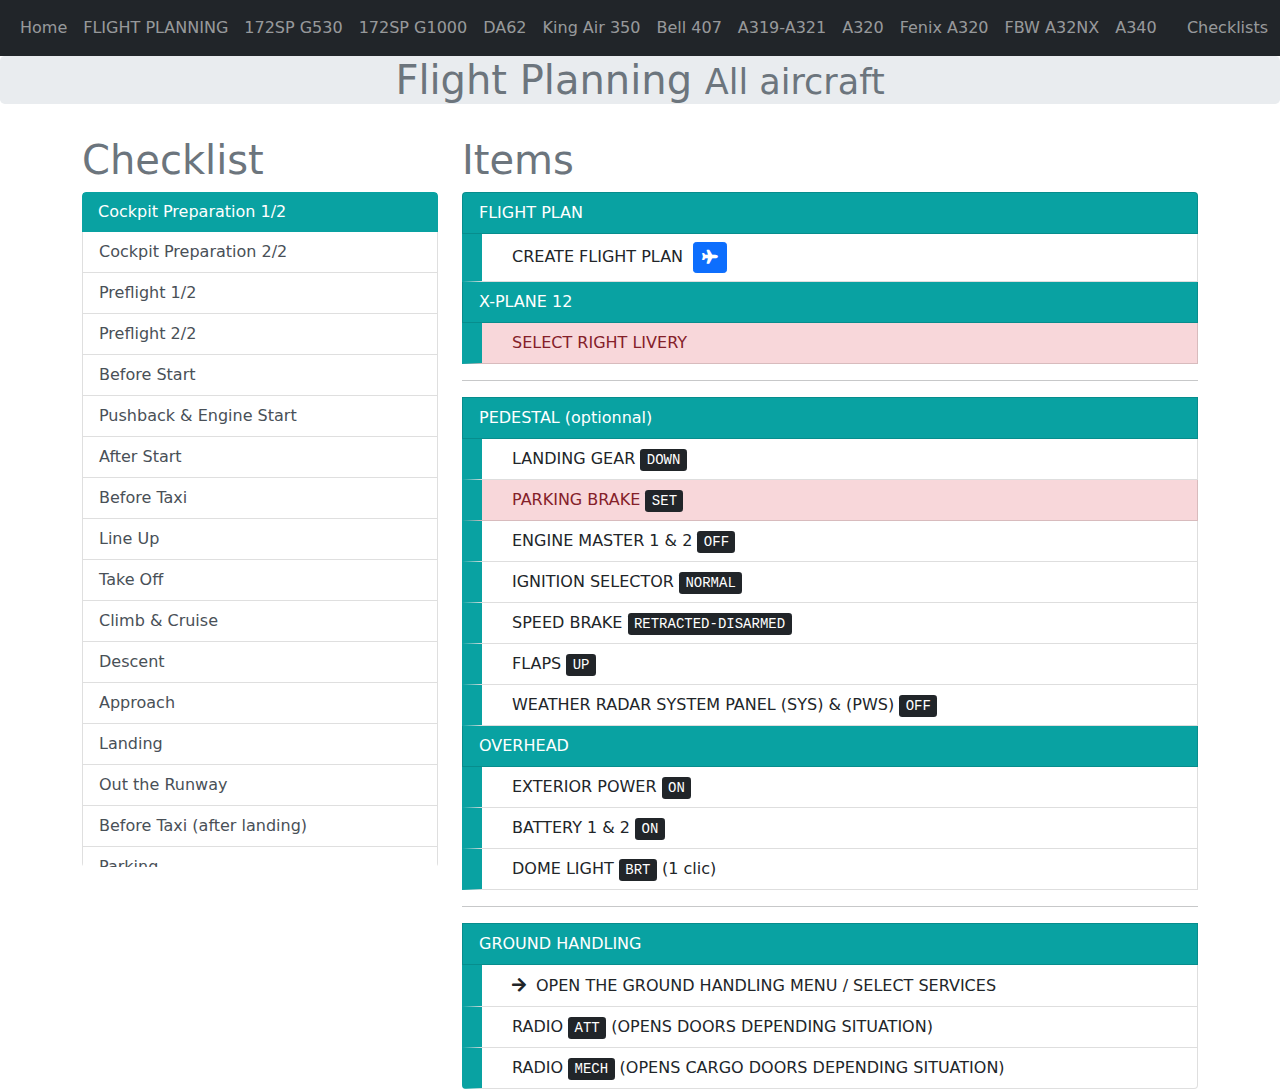
<file: FlightPLanning.html>
<!doctype html>
    <html lang="en">
    <head>
        <title>Checklists pour X-Plane 12 / FS2020</title>
        <meta charset="UTF-8">
        <meta name="Content-Type" content="UTF-8">
        <meta name="Content-Language" content="fr">
        <meta name="Author" content="Coussini">
        <meta name="Viewport" content="width=device-width, initial-scale=1">
        <link rel="stylesheet" href="css/bootstrap.min.css">
        <link rel="stylesheet" href="https://use.fontawesome.com/releases/v5.7.0/css/all.css">  
        <link rel="stylesheet" href="https://cdn.jsdelivr.net/npm/bootstrap-icons@1.7.2/font/bootstrap-icons.css">        
        <link rel="stylesheet" href="css/style.css">
        <script src="js/bootstrap.bundle.min.js"></script>
        <script src="js/jquery.min.js"></script>
    </head>
    <body>
        <!--Navigation bar-->
        <div id="nav-placeholder">
        </div>
        <script>
            $("#nav-placeholder").load("nav.html");
        </script>
        <!--end of Navigation bar-->
        <div class="jumbotron jumbotron-fluid">
            <div class="container">
                <h1 class="text-center text-muted">Flight Planning <small>All aircraft</small></h1>
            </div>
        </div>
        <!--Copier le modèle vierge ici-->  
        <div class="container">
            <div class="row">
                <div class="col-4">
                    <h1 class="text-muted">Checklist</h1>
                    <div class="list-group defile" id="list-tab">
                        <a class="list-group-item list-group-item-action active" data-bs-toggle="list" href="#list-cockpit-prepar1">Cockpit Preparation 1/2</a>
                        <a class="list-group-item list-group-item-action" data-bs-toggle="list" href="#list-cockpit-prepar2">Cockpit Preparation 2/2</a>
                        <a class="list-group-item list-group-item-action" data-bs-toggle="list" href="#list-cockpit-preflight1">Preflight 1/2</a>
                        <a class="list-group-item list-group-item-action" data-bs-toggle="list" href="#list-cockpit-preflight2">Preflight 2/2</a>
                        <a class="list-group-item list-group-item-action" data-bs-toggle="list" href="#list-before-start">Before Start</a>
                        <a class="list-group-item list-group-item-action" data-bs-toggle="list" href="#list-pushback-engine-start">Pushback & Engine Start</a>
                        <a class="list-group-item list-group-item-action" data-bs-toggle="list" href="#list-after-start">After Start</a>
                        <a class="list-group-item list-group-item-action" data-bs-toggle="list" href="#list-before-taxi">Before Taxi</a>
                        <a class="list-group-item list-group-item-action" data-bs-toggle="list" href="#list-lineup">Line Up</a>
                        <a class="list-group-item list-group-item-action" data-bs-toggle="list" href="#list-take-off">Take Off</a>
                        <a class="list-group-item list-group-item-action" data-bs-toggle="list" href="#list-climb-cruise">Climb & Cruise</a>
                        <a class="list-group-item list-group-item-action" data-bs-toggle="list" href="#list-descent">Descent</a>
                        <a class="list-group-item list-group-item-action" data-bs-toggle="list" href="#list-approach">Approach</a>
                        <a class="list-group-item list-group-item-action" data-bs-toggle="list" href="#list-landing">Landing</a>
                        <a class="list-group-item list-group-item-action" data-bs-toggle="list" href="#list-out-the-runway">Out the Runway</a>
                        <a class="list-group-item list-group-item-action" data-bs-toggle="list" href="#list-before-taxi">Before Taxi (after landing)</a>
                        <a class="list-group-item list-group-item-action" data-bs-toggle="list" href="#list-parking">Parking</a>
                        <a class="list-group-item list-group-item-action" data-bs-toggle="list" href="#list-securing">Securing Aircraft</a>
                    </div>
                </div>
                <div class="col-8">
                    <h1 class="text-muted">Items</h1>
                    <div class="tab-content" id="nav-tabContent">
                        <div class="tab-pane active show" id="list-cockpit-prepar1">
                            <ul class="list-group">
                                <li class="list-group-item titre-et-element-primaire">FLIGHT PLAN</li>
                                <li class="list-group-item element-primaire">CREATE FLIGHT PLAN<button type="button" class="btn btn-primary btn-sm" data-bs-toggle="modal" data-bs-target="#modal-flight-plan"><i class="fas fa-plane"></i></button></li>
                                <li class="list-group-item titre-et-element-primaire">X-PLANE 12</li>
                                <li class="list-group-item element-primaire list-group-item-danger">SELECT RIGHT LIVERY</li>
                                <hr>
                                <li class="list-group-item titre-et-element-primaire">PEDESTAL (optionnal)</li>
                                <li class="list-group-item element-primaire">LANDING GEAR <kbd>DOWN</kbd></li>
                                <li class="list-group-item element-primaire list-group-item-danger">PARKING BRAKE <kbd>SET</kbd></li>
                                <li class="list-group-item element-primaire">ENGINE MASTER 1 & 2 <kbd>OFF</kbd></li>
                                <li class="list-group-item element-primaire">IGNITION SELECTOR <kbd>NORMAL</kbd></li>
                                <li class="list-group-item element-primaire">SPEED BRAKE <kbd>RETRACTED-DISARMED</kbd></li>
                                <li class="list-group-item element-primaire">FLAPS <kbd>UP</kbd></li>
                                <li class="list-group-item element-primaire">WEATHER RADAR SYSTEM PANEL (SYS) & (PWS) <kbd>OFF</kbd></li>
                                <li class="list-group-item titre-et-element-primaire">OVERHEAD</li>
                                <li class="list-group-item element-primaire">EXTERIOR POWER <kbd>ON</kbd></li>
                                <li class="list-group-item element-primaire">BATTERY 1 & 2  <kbd>ON</kbd></li>
                                <li class="list-group-item element-primaire">DOME LIGHT <kbd>BRT</kbd> (1 clic)</li>
                                <hr>
                                <li class="list-group-item titre-et-element-primaire">GROUND HANDLING</li>
                                <li class="list-group-item element-primaire titre-sans-element-primaire">OPEN THE GROUND HANDLING MENU / SELECT SERVICES</li>
                                <li class="list-group-item element-primaire">RADIO <kbd>ATT</kbd> (OPENS DOORS DEPENDING SITUATION)</li>
                                <li class="list-group-item element-primaire">RADIO <kbd>MECH</kbd> (OPENS CARGO DOORS DEPENDING SITUATION)</li>
                            </ul>
                        </div>
                        <div class="tab-pane" id="list-cockpit-prepar2">
                            <ul class="list-group">
                                <li class="list-group-item titre-et-element-primaire">OVERHEAD LEFT (BOTTOM TO TOP)</li>
                                <li class="list-group-item element-primaire">CREW SUPPLY <kbd>OFF</kbd></li>
                                <li class="list-group-item element-primaire">GND CTL <kbd>ON</kbd></li>
                                <li class="list-group-item element-primaire">CVR TEST <kbd>HOLD</kbd></li>
                                <li class="list-group-item element-primaire list-group-item-danger">ADIRS DATA <kbd>STS</kbd></li>
                                <li class="list-group-item element-primaire list-group-item-danger">ADIRS SYS <kbd>1</kbd></li>
                                <li class="list-group-item element-primaire">IR1 & IR2 & IR3 <kbd>NAV</kbd></li>
                                <li class="list-group-item titre-et-element-primaire">OVERHEAD CENTER (BOTTOM TO TOP)</li>
                                <li class="list-group-item element-primaire element-lumiere">STROBE <kbd>AUTO</kbd></li>
                                <li class="list-group-item element-primaire element-lumiere">NAV & LOGO <kbd>1</kbd></li>
                                <li class="list-group-item element-primaire">NO SMOKING <kbd>AUTO</kbd></li>
                                <li class="list-group-item element-primaire">EMER EXIT LT <kbd>ARM</kbd> (1 clic)</li>
                                <li class="list-group-item element-primaire">ANN LT <kbd>TEST</kbd> (and after, 1 clic)</li>
                                <li class="list-group-item element-primaire">APU FIRE <kbd>TEST</kbd></li>
                                <li class="list-group-item element-primaire">RADIO PANELS (3x) <kbd>ON</kbd></li>
                                <li class="list-group-item titre-et-element-primaire">WEATHER RADAR SYSTEM PANEL</li>
                                <li class="list-group-item element-primaire">MULTISCAN <kbd>AUTO</kbd></li>
                                <li class="list-group-item element-primaire">GCS <kbd>AUTO</kbd></li>
                                <hr>
                                <li class="list-group-item titre-et-element-primaire">ECAM SYSTEM CHECK</li>
                                <li class="list-group-item element-primaire">HYD <kbd>PRESS</kbd> (CHECK HYDRAULIC LEVEL)</li>
                                <li class="list-group-item element-primaire">ENG <kbd>PRESS</kbd> (CHECK OIL LEVEL)</li>
                                <li class="list-group-item element-primaire">DOOR <kbd>PRESS</kbd> (OXYGEN LEVEL MUST BE GREEN)</li>
                                <li class="list-group-item titre-sans-element-primaire">DOING WALK AROUND CHECK</li>
                            </ul>
                        </div>
                        <div class="tab-pane" id="list-cockpit-preflight1">
                            <ul class="list-group">
                                <li class="list-group-item titre-et-element-primaire">INSERTING FLIGHT PLAN USING MCDU (FMC)</li>
                                <li class="list-group-item element-primaire">VIEWING MCDU <kbd>DATA</kbd><button type="button" class="btn btn-primary btn-sm" data-bs-toggle="modal" data-bs-target="#modal-enter-mcdu-data"><i class="fas fa-keyboard"></i></button></li>
                                <li class="list-group-item element-primaire">INSERTING MCDU <kbd>INIT</kbd> <kbd>A</kbd><button type="button" class="btn btn-primary btn-sm" data-bs-toggle="modal" data-bs-target="#modal-enter-mcdu-inita"><i class="fas fa-keyboard"></i></button></li>
                                <li class="list-group-item element-primaire">INSERTING MCDU <kbd>F-PLN</kbd> DEPARTURE<button type="button" class="btn btn-primary btn-sm" data-bs-toggle="modal" data-bs-target="#modal-enter-mcdu-fpln-departure"><i class="fas fa-keyboard"></i></button></li>
                                <li class="list-group-item element-primaire">INSERTING MCDU <kbd>F-PLN</kbd> WAYPOINTS<button type="button" class="btn btn-primary btn-sm" data-bs-toggle="modal" data-bs-target="#modal-enter-mcdu-fpln-waypoints"><i class="fas fa-keyboard"></i></button></li>
                                <li class="list-group-item element-primaire">INSERTING MCDU <kbd>F-PLN</kbd> AIRWAYS<button type="button" class="btn btn-primary btn-sm" data-bs-toggle="modal" data-bs-target="#modal-enter-mcdu-fpln-airways"><i class="fas fa-keyboard"></i></button></li>
                                <li class="list-group-item element-primaire">INSERTING MCDU <kbd>F-PLN</kbd> ARRIVAL<button type="button" class="btn btn-primary btn-sm" data-bs-toggle="modal" data-bs-target="#modal-enter-mcdu-fpln-arrival"><i class="fas fa-keyboard"></i></button> <span class="tresimportant">(BYPASS FOR ANY LONG TRIP)</span></li>
                                <li class="list-group-item element-primaire">INSERTING MCDU <kbd>F-PLN</kbd> VALIDATION<button type="button" class="btn btn-primary btn-sm" data-bs-toggle="modal" data-bs-target="#modal-enter-mcdu-fpln-validation"><i class="fas fa-keyboard"></i></button></li>
                                <li class="list-group-item element-primaire">INSERTING MCDU <kbd>SEC F-PLN</kbd> COPY PRIMARY F-PLN<button type="button" class="btn btn-primary btn-sm" data-bs-toggle="modal" data-bs-target="#modal-enter-mcdu-secfpln"><i class="fas fa-keyboard"></i></button></li>
                                <li class="list-group-item element-primaire">INSERTING MCDU <kbd>RAD NAV</kbd><button type="button" class="btn btn-primary btn-sm" data-bs-toggle="modal" data-bs-target="#modal-enter-mcdu-radnav"><i class="fas fa-keyboard"></i></button></li>
                                <li class="list-group-item element-primaire">INSERTING MCDU <kbd>INIT</kbd> <kbd>B</kbd><button type="button" class="btn btn-primary btn-sm" data-bs-toggle="modal" data-bs-target="#modal-enter-mcdu-initb"><i class="fas fa-keyboard"></i></button></li>
                                <li class="list-group-item element-primaire">INSERTING MCDU <kbd>PROG</kbd><button type="button" class="btn btn-primary btn-sm" data-bs-toggle="modal" data-bs-target="#modal-enter-mcdu-prog"><i class="fas fa-keyboard"></i></button></li>
                                <li class="list-group-item element-primaire">INSERTING MCDU <kbd>PERF</kbd><button type="button" class="btn btn-primary btn-sm" data-bs-toggle="modal" data-bs-target="#modal-enter-mcdu-perf"><i class="fas fa-keyboard"></i></button></li>
                                <hr>
                                <li class="list-group-item titre-et-element-primaire">MANAGING FLIGHT PLAN</li>
                                <li class="list-group-item element-primaire">SAVING AND LOADING FMS FLIGHT PLAN<button type="button" class="btn btn-primary btn-sm" data-bs-toggle="modal" data-bs-target="#modal-managing-flight-plan"><i class="fas fa-keyboard"></i></button></li>
                            </ul>
                        </div>
                        <div class="tab-pane" id="list-cockpit-preflight2">
                            <ul class="list-group">
                                <li class="list-group-item">SEATBELTS <kbd>ON</kbd></li>
                                <li class="list-group-item">FUEL PUMPS (6) <kbd>ON</kbd></li>
                                <li class="list-group-item">APU MASTER <kbd>ON</kbd></li>
                                <li class="list-group-item"><i class="fas fa-circle-notch fa-spin"></i>&nbsp;&nbsp;("WAIT UNTIL FLAPS OPEN (ECAM APU)")</li>
                                <li class="list-group-item">APU START <kbd>ON</kbd></li>
                                <li class="list-group-item"><i class="fas fa-circle-notch fa-spin"></i>&nbsp;&nbsp;("WAIT UNTIL AVAIL (ECAM APU)")</li>
                            </ul>
                        </div>
                        <div class="tab-pane" id="list-before-start">
                            <ul class="list-group">
                                <li class="list-group-item titre-sans-element-primaire">IN AVITAB, SEARCH FOR THE DEPARTURE AIRPORT ATIS FREQ</li>
                                <li class="list-group-item">ATIS FREQ ON RADIO  <kbd>SET</kbd></li>
                                <li class="list-group-item">BARO DEPARTURE <kbd>SET</kbd></li>
                                <li class="list-group-item">VHF1 BUTTON <kbd>OFF</kbd> (NO WHITE)</li>
                                <li class="list-group-item">ALTITUDE <kbd>SET</kbd></li>
                                <li class="list-group-item">FCU CSTR <kbd>ON</kbd></li>
                                <li class="list-group-item">FCU MODE SELECT <kbd>ARC</kbd></li>
                                <li class="list-group-item">FCU ZOOM SELECT <kbd>20</kbd></li>
                                <hr>
                                <li class="list-group-item titre-et-element-primaire">DOORS & GROUND HANDLING</li>
                                <li class="list-group-item element-primaire">RADIO <kbd>ATT</kbd> (CLOSE DOORS DEPENDING SITUATION)</li>
                                <li class="list-group-item element-primaire">RADIO <kbd>MECH</kbd> (CLOSE CARGO DOORS DEPENDING SITUATION)</li>
                                <li class="list-group-item element-primaire titre-sans-element-primaire">OPEN THE GROUND HANDLING MENU / CONTROL / HIDE ALL</li>
                                <li class="list-group-item element-primaire">RADIO <kbd>ATT</kbd> (ARM DOORS AND XCHECK)</li>
                                <li class="list-group-item element-primaire">RADIO <kbd>MECH</kbd> CHOCKS <kbd>REMOVE</kbd></li>
                            </ul>
                        </div>
                        <div class="tab-pane" id="list-pushback-engine-start">
                            <ul class="list-group">
                                <li class="list-group-item titre-et-element-primaire">BEFORE PUSHBACK</li>
                                <li class="list-group-item element-primaire element-lumiere">BEACON <kbd>ON</kbd></li>
                                <li class="list-group-item element-primaire">APU BLEED <kbd>ON</kbd></li>
                                <li class="list-group-item element-primaire">EXTERIOR POWER <kbd>OFF</kbd></li>
                                <li class="list-group-item element-primaire">RADIO <kbd>MECH</kbd> EXT PWR <kbd>OFF</kbd></li>
                                <li class="list-group-item titre-et-element-primaire">ATC TCAS PANEL</li>
                                <li class="list-group-item element-primaire">TRANSPONDER <kbd>ON</kbd></li>
                                <li class="list-group-item element-primaire">TCAS MODE SELECTOR <kbd>TA ONLY</kbd></li>
                                <hr>
                                <li class="list-group-item titre-et-element-primaire">PUSHBACK</li>
                                <li class="list-group-item element-primaire">PARKING BRAKE <kbd>OFF</kbd></li>
                                <li class="list-group-item element-primaire">RADIO <kbd>MECH</kbd> (PUSHBACK 50)</li>
                                <li class="list-group-item element-primaire">PARKING BRAKE <kbd>ON</kbd></li>
                                <hr>
                                <li class="list-group-item titre-et-element-primaire">ENGINE START</li>
                                <li class="list-group-item element-primaire">ENGINE MODE <kbd>START</kbd></li>
                                <li class="list-group-item element-primaire list-group-item-danger">ENGINE 1 <kbd>START</kbd></li>
                                <li class="list-group-item element-primaire"><i class="fas fa-circle-notch fa-spin"></i>&nbsp;&nbsp;("WAIT UNTIL ENGINE 1 N1 AVAILABLE ")</li>
                                <li class="list-group-item element-primaire list-group-item-danger">ENGINE 2 <kbd>START</kbd></li>
                                <li class="list-group-item element-primaire"><i class="fas fa-circle-notch fa-spin"></i>&nbsp;&nbsp;("WAIT UNTIL ENGINE 2 N1 AVAILABLE ")</li>
                            </ul>
                        </div>
                        <div class="tab-pane" id="list-after-start">
                            <ul class="list-group">
                                <li class="list-group-item">ENGINE MODE <kbd>NORM</kbd></li>
                                <li class="list-group-item">SPEED BRAKE <kbd>ARM</kbd></li>
                                <li class="list-group-item">FLAPS <kbd>SET FOR TAKOFF</kbd></li>
                                <li class="list-group-item">APU BLEED <kbd>OFF</kbd></li>
                                <li class="list-group-item">APU MASTER <kbd>OFF</kbd></li>
                                <hr>
                                <li class="list-group-item titre-et-element-primaire">ECAM F/CTL MENU</li>
                                <li class="list-group-item element-primaire">FLIGHT CONTROL <kbd>CHECK</kbd></li>
                                <hr>
                                <li class="list-group-item">AUTO BRAKE <kbd>MAX</kbd></li>
                                <li class="list-group-item">T.O CONFIG <kbd>PUSH</kbd></li>
                                <hr>
                                <li class="list-group-item titre-et-element-primaire">WEATHER RADAR SYSTEM PANEL</li>
                                <li class="list-group-item element-primaire">RADAR SYS <kbd>1</kbd></li>
                                <li class="list-group-item element-primaire">PWS (Predictive WindShear)<kbd>AUTO</kbd></li>
                                <li class="list-group-item titre-et-element-primaire">ATC TCAS PANEL</li>
                                <li class="list-group-item element-primaire">TCAS MODE SELECTOR <kbd>TA/RA</kbd></li>
                                <li class="list-group-item element-primaire">TCAS TRAFIC SELECTOR <kbd>ABV</kbd></li>
                                <hr>
                                <li class="list-group-item">CALL FWD (OVERHEAD) <kbd>PUSH</kbd> (CLEAR CONFIGURATION STATUS ECAM)</li>
                            </ul>
                        </div>
                        <div class="tab-pane" id="list-before-taxi">
                            <ul class="list-group">
                                <li class="list-group-item element-lumiere">RUNWAY TURN <kbd>ON</kbd></li>
                                <li class="list-group-item element-lumiere">NOSE LIGHT <kbd>TAXI</kbd></li>
                                <li class="list-group-item titre-sans-element-primaire">CALL FOLOW ME CAR</li>
                                <li class="list-group-item titre-sans-element-primaire">TAXING RUNWAY <kbd>20 KNOTS</kbd></li>
                            </ul>
                        </div>
                        <div class="tab-pane" id="list-lineup">
                            <ul class="list-group">
                                <li class="list-group-item element-lumiere">LAND <kbd>ON</kbd></li>
                                <li class="list-group-item element-lumiere">NOSE <kbd>T.O.</kbd></li>
                            </ul>
                        </div>
                        <div class="tab-pane" id="list-take-off">
                            <ul class="list-group">
                                <li class="list-group-item list-group-item-danger">PARKING BRAKE <kbd>SET</kbd></li>
                                <li class="list-group-item">CHRONO <kbd>START</kbd></li>
                                <li class="list-group-item">THROTTLE N1 <kbd>50%</kbd></li>
                                <li class="list-group-item">PARKING BRAKE <kbd>RELEASE</kbd></li>
                                <li class="list-group-item">THROTTLE N1 <kbd>FLEX/TOGA</kbd></li>
                                <li class="list-group-item titre-sans-element-primaire important">JOYSTICK DOWN UNTIL 80KTS; NEUTRAL AT 100KTS</li>
                                <hr>
                                <li class="list-group-item titre-et-element-primaire">VR - POSITIVE RATE</li>
                                <li class="list-group-item element-primaire">LANDING GEAR <kbd>UP</kbd></li>
                                <li class="list-group-item element-primaire">SPEED BRAKE <kbd>DISARMED</kbd></li>
                                <li class="list-group-item titre-et-element-primaire">FOLLOW FLIGHT DIRECTOR</li>
                                <li class="list-group-item element-primaire">PFD "LVR CLB" <kbd>THROTTLE LEVERS CLB</kbd></li>
                                <li class="list-group-item element-primaire"><kbd class="pfd-airspeed">-F</kbd> FLAPS <kbd>UP</kbd></li>
                                <li class="list-group-item element-primaire"><kbd class="pfd-airspeed">-S</kbd> FLAPS <kbd>RETRACT</kbd></li>
                                <hr>
                                <li class="list-group-item">FCU AP1 <kbd>ON</kbd></li>
                                <li class="list-group-item">ECAM CRUISE (TAT) -> 10°C (CLOUDY) <kbd>ENG ICE ON</kbd></li>
                                <li class="list-group-item element-lumiere">RUNWAY TURN <kbd>OFF</kbd></li>
                                <li class="list-group-item element-lumiere">NOSE LIGHT <kbd>OFF</kbd></li>
                            </ul>
                        </div>
                        <div class="tab-pane" id="list-climb-cruise">
                            <ul class="list-group">
                                <li class="list-group-item titre-et-element-primaire">GENERAL RULES (PASSING 10000 FT)</li>
                                <li class="list-group-item element-primaire element-lumiere">LAND <kbd>OFF</kbd> (1 clic)</li>
                                <li class="list-group-item element-primaire">SEATBELTS <kbd>OFF</kbd></li>
                                <li class="list-group-item titre-et-element-primaire">QNH FLASHING (PASSING TRANSITION ALT)</li>
                                <li class="list-group-item element-primaire">BARO <kbd>PULL</kbd> TO STD (one dot)</li>
                                <li class="list-group-item titre-et-element-primaire">CRUISING</li>
                                <li class="list-group-item element-primaire list-group-item-danger">TCAS TRAFIC SELECTOR <kbd>N</kbd> (Neutral)</li>
                                <hr>
                                <li class="list-group-item titre-et-element-primaire">60 NM before T/D</li>
                                <li class="list-group-item element-primaire list-group-item-danger">CRUISE PAGE <kbd>PROG</kbd><button type="button" class="btn btn-primary btn-sm" data-bs-toggle="modal" data-bs-target="#modal-enter-mcdu-prog"><i class="fas fa-keyboard"></i></button></li>
                                <li class="list-group-item element-primaire titre-sans-element-primaire">IN AVITAB, SEARCH FOR THE ARRIVAL AIRPORT ATIS FREQ</li>
                                <li class="list-group-item element-primaire titre-sans-element-primaire">IF ATIS NOT AVAILABLE, USE AVITAB WEATHER DATA</li>
                                <li class="list-group-item element-primaire">CHECK & REVIEW <kbd>APPROACH CHARTS</kbd></li>
                                <li class="list-group-item element-primaire">INSERTING MCDU (APPR PAGE) <kbd>PERF</kbd><button type="button" class="btn btn-primary btn-sm" data-bs-toggle="modal" data-bs-target="#modal-enter-mcdu-perf"><i class="fas fa-keyboard"></i></button></li>
                                <li class="list-group-item element-primaire list-group-item-danger">ALTITUDE ARRIVAL <kbd>SET</kbd></li>
                            </ul>
                        </div>
                        <div class="tab-pane" id="list-descent">
                            <ul class="list-group">
                                <li class="list-group-item titre-et-element-primaire">AT 5 NM FROM "T/D"</li>
                                <li class="list-group-item element-primaire">ALTITUDE BUTTON <kbd>PUSH</kbd> (One Dot)</li>
                                <li class="list-group-item element-primaire list-group-item-danger">TCAS TRAFIC SELECTOR <kbd>BLW</kbd></li>
                                <hr>
                                <li class="list-group-item titre-et-element-primaire">GENERAL RULES (PASSING 10000 FT)</li>
                                <li class="list-group-item element-primaire element-lumiere">LAND <kbd>ON</kbd> (3 clic)</li>
                                <li class="list-group-item element-primaire">SEATBELTS <kbd>ON</kbd></li>
                                <li class="list-group-item element-primaire">AUTO/BRAKE <kbd>LOW or MED</kbd></li>
                                <li class="list-group-item element-primaire">FCU "LS" <kbd>ON</kbd> (AS REQUIRED)</li>
                                <hr>
                                <li class="list-group-item titre-et-element-primaire">STD FLASHING (PASSING TRANSITION ALT)</li>
                                <li class="list-group-item element-primaire">BARO <kbd>PUSH</kbd> TO SET (One Dot)</li>
                                <li class="list-group-item element-primaire titre-sans-element-primaire">IF ATIS NOT AVAILABLE, USE AVITAB WEATHER DATA</li>
                                <li class="list-group-item element-primaire">BARO ARRIVAL <kbd>SET</kbd></li>
                                <hr>

                            </ul>
                        </div>
                        <div class="tab-pane" id="list-approach">
                            <ul class="list-group">
                                <li class="list-group-item titre-et-element-primaire">AFTER DECEL WAYPOINT</li>
                                <li class="list-group-item element-primaire">SPEED BRAKE <kbd>SET</kbd> (IF FASTER THAN 230 KNOTS)</li>
                                <hr>
                                <li class="list-group-item titre-et-element-primaire">GREEN DOT (PFD)</li>
                                <li class="list-group-item element-primaire">FLAPS <kbd>1</kbd></li>
                                <li class="list-group-item titre-et-element-primaire">RUNWAY IN LINE</li>
                                <li class="list-group-item element-primaire">FCU APPR <kbd>ON</kbd></li>
                                <li class="list-group-item element-primaire">FCU AP2 <kbd>ON</kbd></li>
                                <li class="list-group-item titre-et-element-primaire">S-SPEED (PFD)</li>
                                <li class="list-group-item element-primaire">FLAPS <kbd>2</kbd></li>
                                <li class="list-group-item element-primaire">LANDING GEAR <kbd>DOWN</kbd></li>
                                <li class="list-group-item element-primaire">SPEED BRAKE <kbd>ARMED</kbd></li>
                                <li class="list-group-item element-primaire element-lumiere">NOSE LIGHT <kbd>T.O</kbd></li>
                                <li class="list-group-item titre-et-element-primaire">F-SPEED (PFD)</li>
                                <li class="list-group-item element-primaire">FLAPS <kbd>3</kbd></li>
                                <li class="list-group-item element-primaire">FLAPS <kbd>FULL</kbd></li>
                            </ul>
                        </div>
                        <div class="tab-pane" id="list-landing">
                            <ul class="list-group">
                                <li class="list-group-item titre-et-element-primaire">PASSING 400 FEET</li>
                                <li class="list-group-item element-primaire">AUTOPILOT <kbd>DISCONNECT</kbd></li>
                                <hr>
                                <li class="list-group-item titre-et-element-primaire">"RETARD RETARD"</li>
                                <li class="list-group-item element-primaire">THROTTLE LEVERS <kbd>IDLE</kbd></li>
                                <li class="list-group-item element-primaire">REVERSE <kbd>FULL</kbd></li>
                                <li class="list-group-item element-primaire">BRAKES <kbd>AS REQUIRED</kbd></li>
                                <hr>
                                <li class="list-group-item titre-et-element-primaire">"AT 70 KTS"</li>
                                <li class="list-group-item element-primaire">REVERSE <kbd>IDLE</kbd></li>
                            </ul>
                        </div>
                        <div class="tab-pane" id="list-out-the-runway">
                            <ul class="list-group">
                                <li class="list-group-item titre-et-element-primaire">WEATHER RADAR SYSTEM PANEL</li>
                                <li class="list-group-item element-primaire">MULTISCAN <kbd>MAN</kbd></li>
                                <li class="list-group-item element-primaire">GCS <kbd>OFF</kbd></li>
                                <li class="list-group-item element-primaire">RADAR SYS <kbd>OFF</kbd></li>
                                <li class="list-group-item element-primaire">PWS (Predictive WindShear)<kbd>OFF</kbd></li>
                                <li class="list-group-item titre-et-element-primaire">ATC TCAS PANEL</li>
                                <li class="list-group-item element-primaire">TCAS MODE SELECTOR <kbd>TA ONLY</kbd></li>
                                <li class="list-group-item element-primaire">TCAS TRAFIC SELECTOR <kbd>N</kbd></li>
                                <hr>
                                <li class="list-group-item">SPEED BRAKE <kbd>DISARMED</kbd></li>
                                <li class="list-group-item">FLAPS <kbd>UP</kbd></li>
                                <li class="list-group-item element-lumiere">STROBE <kbd>OFF</kbd></li>
                                <li class="list-group-item element-lumiere">LAND <kbd>OFF</kbd></li>
                                <li class="list-group-item list-group-item-danger">APU MASTER <kbd>ON</kbd></li>
                                <li class="list-group-item list-group-item-danger"><i class="fas fa-circle-notch fa-spin"></i>&nbsp;&nbsp;("WAIT UNTIL FLAPS OPEN (ECAM APU)")</li>
                                <li class="list-group-item list-group-item-danger">APU START <kbd>ON</kbd></li>
                            </ul>
                        </div>
                        <div class="tab-pane" id="list-parking">
                            <ul class="list-group">
                                <li class="list-group-item list-group-item-danger">PARKING BRAKE <kbd>SET</kbd></li>
                                <li class="list-group-item">RADIO <kbd>MECH</kbd> CHOCKS <kbd>ADD</kbd></li>
                                <li class="list-group-item">RADIO <kbd>MECH</kbd> EXT PWR <kbd>ADD</kbd></li>
                                <hr>
                                <li class="list-group-item">EXTERIOR POWER <kbd>ON</kbd></li>
                                <li class="list-group-item">APU BLEED <kbd>ON</kbd></li>
                                <li class="list-group-item">ENGINE 1 <kbd>OFF</kbd></li>
                                <li class="list-group-item">ENGINE 2 <kbd>OFF</kbd></li>
                                <hr>
                                <li class="list-group-item titre-et-element-primaire">ATC TCAS PANEL</li>
                                <li class="list-group-item element-primaire">TRANSPONDER <kbd>AUTO</kbd></li>
                                <li class="list-group-item element-primaire">TCAS MODE SELECTOR <kbd>STBY</kbd></li>
                                <li class="list-group-item titre-et-element-primaire">OVERHEAD</li>
                                <li class="list-group-item element-primaire element-lumiere">BEACON <kbd>OFF</kbd></li>
                                <li class="list-group-item element-primaire element-lumiere">RUNWAY TURN <kbd>OFF</kbd></li>
                                <li class="list-group-item element-primaire element-lumiere">NOSE LIGHT <kbd>OFF</kbd></li>
                                <li class="list-group-item element-primaire">SEATBELTS <kbd>OFF</kbd></li>
                                <li class="list-group-item element-primaire">FUEL PUMPS (6) <kbd>OFF</kbd></li>
                                <hr>
                                <li class="list-group-item titre-et-element-primaire">GROUND HANDLING</li>
                                <li class="list-group-item element-primaire titre-sans-element-primaire">OPEN THE GROUND HANDLING MENU / SELECT SERVICES</li>
                                <li class="list-group-item element-primaire">RADIO <kbd>ATT</kbd> (OPENS DOORS DEPENDING SITUATION)</li>
                                <li class="list-group-item element-primaire">RADIO <kbd>MECH</kbd> (OPENS CARGO DOORS DEPENDING SITUATION)</li>
                            </ul>
                        </div>
                        <div class="tab-pane" id="list-securing">
                            <ul class="list-group">
                                <li class="list-group-item">ADIRS DATA <kbd>TEST</kbd></li>
                                <li class="list-group-item">ADIRS SYS <kbd>OFF</kbd></li>
                                <li class="list-group-item">IR1 & IR2 & IR3 <kbd>OFF</kbd></li>
                                <li class="list-group-item element-lumiere">NAV & LOGO <kbd>OFF</kbd></li>
                                <li class="list-group-item">NO SMOKING <kbd>OFF</kbd></li>
                                <li class="list-group-item">EMER EXIT LT <kbd>OFF</kbd></li>
                                <hr>
                                <li class="list-group-item titre-et-element-primaire"> WHEN PASSENGERS ARE GONES</li>
                                <li class="list-group-item element-primaire">APU BLEED <kbd>OFF</kbd></li>
                                <li class="list-group-item element-primaire">APU MASTER <kbd>OFF</kbd></li>
                                <li class="list-group-item element-primaire">APU START <kbd>OFF</kbd></li>
                                <li class="list-group-item element-primaire">BATTERY 1 & 2 <kbd>OFF</kbd></li>
                                <li class="list-group-item element-primaire">EXTERIOR POWER <kbd>OFF</kbd></li>
                            </ul>
                        </div>
                    </div>
                </div>
            </div>    
        </div>    
        <!--    modal flight plan here -->                      
        <div class="modal" id="modal-flight-plan" tabindex="-1">
            <div class="modal-dialog modal-dialog-centered modal-dialog-scrollable">
                <div class="modal-content">
                    <div class="modal-header">
                        <h5 class="modal-title">CREATE FLIGHT PLAN</h5>
                    </div>
                    <div class="modal-body">
                        <ul class="list-group">
                            <li class="list-group-item titre-fonce">SIMBRIEF (Desktop)</li>
                            <li class="list-group-item">Créé un vol; Générer le plan de vol OFP;</li>
                            <li class="list-group-item">À la page 2 du document PDF preview, copier le « routing »</li>
                            <li class="list-group-item titre-fonce">SIM TOOLKIT PRO / FLIGHT SCHEDULE (Desktop)</li>
                            <li class="list-group-item">Choisissez Real Flight; Saisissez l'opérateur (comme Air Canada);</li>
                            <li class="list-group-item">Filtrer avec un choix d'aircraf; Filtrer avec Shortest flight;</li>
                            <li class="list-group-item">Notez le Flight Number avant de faire dispatch; Générer le plan de vol;</li>
                            <li class="list-group-item">Copier le « routing »</li>
                            <li class="list-group-item titre-fonce">SIM TOOLKIT PRO / PLAN A FLIGHT (Desktop)</li>
                            <li class="list-group-item">Saisissez les départs et destinations; Générer le plan de vol;</li>
                            <li class="list-group-item">Copier le « routing »</li>
                            <li class="list-group-item titre-fonce">Valider le plan de vol avec LITTLE NAVMAP (Desktop)</li>
                            <li class="list-group-item">Choisir l’option nouveau plan de vol à partir de la description de l’itinéraire</li>
                            <li class="list-group-item">Enlever les références de pistes (genre "/24r")</li>
                            <li class="list-group-item">Cliquez sur lire la description de l’itinéraire</li>
                            <li class="list-group-item">Cliquez sur créer un plan de vol</li>
                            <li class="list-group-item">Dans la planification de vol, cliquez sur les aéroports pour ajouter les sid ou les star ou les procédures d’approche selon le cas.</li>
                            <li class="list-group-item">Cliquez sur l’icône correspondant au profil d’élévation du plan de vol pour l’<span class="important">ALTITUDE SÉCURITAIRE</span> à utiliser pour ce vol (la ligne rouge de ce graphique indique le niveau à respecter)</li>
                        </ul>
                    </div>
                    <div class="modal-footer">
                        <button type="button" class="btn btn-secondary" data-bs-dismiss="modal">Close</button>
                    </div>
                </div>
            </div>
        </div>
        <!--    modal insert MCDU (DATA) data -->                       
        <div class="modal" id="modal-enter-mcdu-data" tabindex="-1">
            <div class="modal-dialog modal-dialog-centered modal-dialog-scrollable modal-lg">
                <div class="modal-content">
                    <div class="modal-header">
                        <h5 class="modal-title">VIEWING MCDU (DATA)</h5>
                    </div>
                    <div class="modal-body">
                        <ul class="list-group">
                            <li class="list-group-item titre-et-element-primaire">VALIDATION DU TYPE DE MOTEUR ET DE L'AIRAC</li>
                            <li class="list-group-item">Cliquez sur le bouton <kbd>DATA</kbd></li>
                            <li class="list-group-item">Cliquez sur le bouton à gauche de A/C STATUS</li>
                        </ul>
                    </div>
                    <div class="modal-footer">
                        <button type="button" class="btn btn-secondary" data-bs-dismiss="modal">Close</button>
                    </div>
                </div>
            </div>
        </div>
        <!--    modal insert MCDU (INIT A) data -->                     
        <div class="modal" id="modal-enter-mcdu-inita" tabindex="-1">
            <div class="modal-dialog modal-dialog-centered modal-dialog-scrollable modal-lg">
                <div class="modal-content">
                    <div class="modal-header">
                        <h5 class="modal-title">INSERTING MCDU (INIT) A</h5>
                    </div>
                    <div class="modal-body">
                        <ul class="list-group">
                            <li class="list-group-item titre-et-element-primaire">IMPORTATION DU PLAN DE VOL DE SIMBRIEF VIA LE MDCU</li>
                            <li class="list-group-item">Cliquez sur le bouton <kbd>INIT</kbd> <kbd>A</kbd></li>
                            <li class="list-group-item">Cliquez sur le bouton à droite de INIT REQUEST*</li>
                            <li class="list-group-item"><i class="fas fa-circle-notch fa-spin"></i>&nbsp;&nbsp;("WAIT UNTIL F-PLN DATALINK IN PROG")</li>
                            <li class="list-group-item"><i class="fas fa-circle-notch fa-spin"></i>&nbsp;&nbsp;("WAIT UNTIL AOC ACT F-PLN UPLINK")</li>
                            <li class="list-group-item"><i class="fas fa-circle-notch fa-spin"></i>&nbsp;&nbsp;("WAIT UNTIL PERF DATA UPLINK")</li>
                            <li class="list-group-item titre-et-element-primaire">SEULEMENT POUR A321</li>
                            <li class="list-group-item list-group-item-danger">RADIO <kbd>MECH</kbd> CHOCKS <kbd>ADD</kbd></li>
                            <li class="list-group-item titre-et-element-primaire">INITIALISER LES IRS</li>
                            <li class="list-group-item">Cliquez sur le bouton à droite de ALIGN IRS</li>
                            <li class="list-group-item titre-et-element-primaire">REQUEST WIND</li>
                            <li class="list-group-item">Cliquez sur le bouton à droite de WIND</li>
                            <li class="list-group-item">Cliquez sur le bouton à droite de WIND REQUEST*</li>
                            <li class="list-group-item"><i class="fas fa-circle-notch fa-spin"></i>&nbsp;&nbsp;("WAIT UNTIL WIND DATA UPLINK")</li>
                        </ul>
                    </div>
                    <div class="modal-footer">
                        <button type="button" class="btn btn-secondary" data-bs-dismiss="modal">Close</button>
                    </div>
                </div>
            </div>
        </div>
        <!--    modal insert MCDU (F-PLN) DEPARTURE data -->                        
        <div class="modal" id="modal-enter-mcdu-fpln-departure" tabindex="-1">
            <div class="modal-dialog modal-dialog-centered modal-dialog-scrollable modal-lg">
                <div class="modal-content">
                    <div class="modal-header">
                        <h5 class="modal-title">INSERTING MCDU (F-PLN) DEPARTURE</h5>
                    </div>
                    <div class="modal-body">
                        <ul class="list-group">
                            <li class="list-group-item list-group-item-danger">L'utilisation de la touche <kbd><i class="fas fa-long-arrow-alt-up"></i></kbd> ou <kbd><i class="fas fa-long-arrow-alt-down"></i></kbd> permet la sélection d'élément d'une liste</li>
                            <hr>
                            <li class="list-group-item">Cliquez sur le bouton <kbd>F-PLN</kbd></li>
                            <li class="list-group-item"><code>EXEMPLE DE ROUTE: LFRS/03 LUGE3N LUGEN UM616 TUPAR UM184 CNA UN863 SECHE SECH6T LFBO/32L</code></li>
                            <hr>
                            <li class="list-group-item">cliquez sur le bouton à gauche de LFRS (Pour accéder aux données de départ)</li>
                            <li class="list-group-item">cliquez sur le bouton à gauche de DEPARTURE (Pour accéder aux informations de départ)</li>
                            <li class="list-group-item">Sélectionnez la piste 03 dans la liste des RWY puis cliquez sur le bouton à sa gauche</li>
                            <li class="list-group-item">Sélectionnez LUGE3N dans la liste des SIDS puis cliquez sur le bouton à sa gauche (cliquez NO SID si pas de SID)</li>
                            <li class="list-group-item">cliquez sur le bouton à droite de NONE (aucune transition, sinon choisir une transition)</li>
                            <li class="list-group-item">cliquez sur le bouton à gauche de F-PLN (pour insérer les informations dans un mode temporaire)</li>
                            <li class="list-group-item">cliquez sur le bouton à droite de INSERT* (pour insérer les informations dans le MCDU)</li>
                        </ul>
                    </div>
                    <div class="modal-footer">
                        <button type="button" class="btn btn-secondary" data-bs-dismiss="modal">Close</button>
                    </div>
                </div>
            </div>
        </div>
        <!--    modal insert MCDU (F-PLN) WAYPOINTS data -->                        
        <div class="modal" id="modal-enter-mcdu-fpln-waypoints" tabindex="-1">
            <div class="modal-dialog modal-dialog-centered modal-dialog-scrollable modal-lg">
                <div class="modal-content">
                    <div class="modal-header">
                        <h5 class="modal-title">INSERTING MCDU (F-PLN) WAYPOINTS</h5>
                    </div>
                    <div class="modal-body">
                        <ul class="list-group">
                            <li class="list-group-item list-group-item-danger">L'utilisation de la touche <kbd><i class="fas fa-long-arrow-alt-up"></i></kbd> ou <kbd><i class="fas fa-long-arrow-alt-down"></i></kbd> permet la sélection d'élément d'une liste</li>
                            <hr>
                            <li class="list-group-item"><code>EXEMPLE DE ROUTE: CYUL/24L DCT BOBKI DCT MELTI DCT TORNI RAGID3 CYYZ/23</code></li>
                            <hr>
                            <li class="list-group-item">Cliquez sur le bouton <kbd>AIR PORT</kbd> (pour accéder au bas du plan de vol)</li>
                            <li class="list-group-item">Tapez BOBKI</li>
                            <li class="list-group-item">cliquez sur le bouton à gauche de F-PLN DISCONTINUITY (Pour insérer des waypoints)</li>
                            <li class="list-group-item">Tapez MELTI</li>
                            <li class="list-group-item">cliquez sur le bouton à gauche de F-PLN DISCONTINUITY (Pour insérer des waypoints)</li>
                            <li class="list-group-item">cliquez sur le bouton à droite de INSERT* (pour insérer les informations dans le MCDU)</li>
                            <li class="list-group-item list-group-item-danger">N.B: Il est bon de sauvegarder à tous les deux insertions</li>
                            <li class="list-group-item">Tapez TORNI</li>
                            <li class="list-group-item">cliquez sur le bouton à gauche de F-PLN DISCONTINUITY (Pour insérer des waypoints)</li>
                            <li class="list-group-item">cliquez sur le bouton à droite de INSERT* (pour insérer les informations dans le MCDU)</li>
                            <hr>
                            <li class="list-group-item titre-et-element-primaire">POUR ENLEVER UN WAYPOINT OU UN ITEM</li>
                            <li class="list-group-item">Appuyez sur le bouton <kbd>CLR</kbd></li>
                            <li class="list-group-item">Ensuite on utilise le bouton à gauche ou à droite d'un waypoint ou d'item pour sa destruction
                            </ul>
                        </div>
                        <div class="modal-footer">
                            <button type="button" class="btn btn-secondary" data-bs-dismiss="modal">Close</button>
                        </div>
                    </div>
                </div>
            </div>
            <!--    modal insert MCDU (F-PLN) AIRWAYS data -->                      
            <div class="modal" id="modal-enter-mcdu-fpln-airways" tabindex="-1">
                <div class="modal-dialog modal-dialog-centered modal-dialog-scrollable modal-lg">
                    <div class="modal-content">
                        <div class="modal-header">
                            <h5 class="modal-title">INSERTING MCDU (F-PLN) AIRWAYS</h5>
                        </div>
                        <div class="modal-body">
                            <ul class="list-group">
                                <li class="list-group-item list-group-item-danger">L'utilisation de la touche <kbd><i class="fas fa-long-arrow-alt-up"></i></kbd> ou <kbd><i class="fas fa-long-arrow-alt-down"></i></kbd> permet la sélection d'élément d'une liste</li>
                                <hr>
                                <li class="list-group-item"><code>EXEMPLE DE ROUTE: LFRS/03 LUGE3N LUGEN UM616 TUPAR UM184 CNA UN863 SECHE SECH6T LFBO/32L</code></li>
                                <hr>
                                <li class="list-group-item">Cliquez sur le bouton <kbd>AIR PORT</kbd> (pour accéder au bas du plan de vol)</li>
                                <li class="list-group-item">cliquez sur le bouton à gauche de LUGEN (Pour insérer des airways)</li>
                                <li class="list-group-item">Cliquez sur le bouton à droite de AIRWAYS</li>
                                <li class="list-group-item">Tapez UM616 et cliquez sur le bouton à gauche de VIA</li>
                                <li class="list-group-item">Tapez TUPAR et cliquez sur le bouton à droite de TO</li>
                                <li class="list-group-item">Tapez UM184 et cliquez sur le bouton à gauche de VIA</li>
                                <li class="list-group-item">Tapez CNA et cliquez sur le bouton à droite de TO</li>
                                <li class="list-group-item">Tapez UN863 et cliquez sur le bouton à gauche de VIA</li>
                                <li class="list-group-item">Tapez SECHE et cliquez sur le bouton à droite de TO</li>
                                <li class="list-group-item">cliquez sur le bouton à droite de INSERT* (pour insérer les informations dans le MCDU)</li>
                                <hr>
                                <li class="list-group-item titre-et-element-primaire">POUR ENLEVER UN AIRWAYS OU UN ITEM</li>
                                <li class="list-group-item">Appuyez sur le bouton <kbd>CLR</kbd></li>
                                <li class="list-group-item">Ensuite on utilise le bouton à gauche ou à droite d'un airway ou d'item pour sa destruction
                                </ul>
                            </div>
                            <div class="modal-footer">
                                <button type="button" class="btn btn-secondary" data-bs-dismiss="modal">Close</button>
                            </div>
                        </div>
                    </div>
                </div>
                <!--    modal insert MCDU (F-PLN) ARRIVAL data -->                      
                <div class="modal" id="modal-enter-mcdu-fpln-arrival" tabindex="-1">
                    <div class="modal-dialog modal-dialog-centered modal-dialog-scrollable modal-lg">
                        <div class="modal-content">
                            <div class="modal-header">
                                <h5 class="modal-title">INSERTING MCDU (F-PLN) ARRIVAL</h5>
                            </div>
                            <div class="modal-body">
                                <ul class="list-group">
                                    <li class="list-group-item list-group-item-danger">L'utilisation de la touche <kbd><i class="fas fa-long-arrow-alt-up"></i></kbd> ou <kbd><i class="fas fa-long-arrow-alt-down"></i></kbd> permet la sélection d'élément d'une liste</li>
                                    <hr>
                                    <li class="list-group-item"><code>EXEMPLE DE ROUTE: LFRS/03 LUGE3N LUGEN UM616 TUPAR UM184 CNA UN863 SECHE SECH6T LFBO/32L</code></li>
                                    <hr>
                                    <li class="list-group-item">Cliquez sur le bouton <kbd>AIR PORT</kbd> (pour accéder au bas du plan de vol)</li>
                                    <li class="list-group-item">cliquez sur le bouton à gauche de LFBO (Pour accéder aux données de d'arrivée)</li>
                                    <li class="list-group-item">cliquez sur le bouton à droite de ARRIVAL (Pour accéder aux informations de d'arrivée)</li>
                                    <li class="list-group-item">Sélectionnez l'approche RNV32L dans la liste des APPR puis cliquez sur le bouton à sa gauche</li>
                                    <li class="list-group-item">Sélectionnez la stars SECH6T dans la liste des STARS puis cliquez sur le bouton à sa gauche</li>
                                    <li class="list-group-item">Sélectionnez le vias NO VIA dans la liste des VIAS puis cliquez sur le bouton à sa gauche</li>
                                    <li class="list-group-item">Sélectionnez le trans NONE dans la liste des TRANS puis cliquez sur le bouton à sa gauche  (aucune transition, sinon choisir une transition)</li>
                                    <li class="list-group-item">cliquez sur le bouton à gauche de F-PLN (pour insérer les informations dans un mode temporaire)</li>
                                    <li class="list-group-item">cliquez sur le bouton à droite de INSERT* (pour insérer les informations dans le MCDU)</li>
                                </ul>
                            </div>
                            <div class="modal-footer">
                                <button type="button" class="btn btn-secondary" data-bs-dismiss="modal">Close</button>
                            </div>
                        </div>
                    </div>
                </div>
                <!--    modal insert MCDU (F-PLN) VALIDATION data -->                       
                <div class="modal" id="modal-enter-mcdu-fpln-validation" tabindex="-1">
                    <div class="modal-dialog modal-dialog-centered modal-dialog-scrollable modal-lg">
                        <div class="modal-content">
                            <div class="modal-header">
                                <h5 class="modal-title">INSERTING MCDU (F-PLN) VALIDATION</h5>
                            </div>
                            <div class="modal-body">
                                <ul class="list-group">
                                    <li class="list-group-item list-group-item-danger">L'utilisation de la touche <kbd><i class="fas fa-long-arrow-alt-up"></i></kbd> ou <kbd><i class="fas fa-long-arrow-alt-down"></i></kbd> permet la sélection d'élément d'une liste</li>
                                    <hr>
                                    <li class="list-group-item"><code>EXEMPLE DE ROUTE: LFRS/03 LUGE3N LUGEN UM616 TUPAR UM184 CNA UN863 SECHE SECH6T LFBO/32L</code></li>
                                    <hr>
                                    <li class="list-group-item">FCU MODE SELECT <kbd>PLAN</kbd></li>
                                    <li class="list-group-item">FCU ZOOM SELECT <kbd>10</kbd></li>
                                    <li class="list-group-item">FCU DISPLAY SELECT <kbd>CSTR</kbd> (CONSTRAINTS)</li>
                                    <hr>
                                    <li class="list-group-item">Cliquez sur le bouton <kbd>F-PLN</kbd> (pour accéder au haut du plan de vol)</li>
                                    <li class="list-group-item">Utilisez la touche <kbd><i class="fas fa-long-arrow-alt-down"></i></kbd> pour afficher le tout premier point de la route</li>
                                    <li class="list-group-item">Utilisez la touche <kbd><i class="fas fa-long-arrow-alt-up"></i></kbd> pour valider chacun des points avec le plan de vol ou les cartes d'aéroport</li>
                                    <li class="list-group-item">Enlevez les points MANUAL ou F-PLN DISCONTINUITY</li>
                                </ul>
                            </div>
                            <div class="modal-footer">
                                <button type="button" class="btn btn-secondary" data-bs-dismiss="modal">Close</button>
                            </div>
                        </div>
                    </div>
                </div>
                <!--    modal insert MCDU (SEC F-PLN) data -->                      
                <div class="modal" id="modal-enter-mcdu-secfpln" tabindex="-1">
                    <div class="modal-dialog modal-dialog-centered modal-dialog-scrollable modal-lg">
                        <div class="modal-content">
                            <div class="modal-header">
                                <h5 class="modal-title">INSERTING MCDU (SEC F-PLN) COPY</h5>
                            </div>
                            <div class="modal-body">
                                <ul class="list-group">
                                    <li class="list-group-item list-group-item-danger">L'utilisation de la touche <kbd><i class="fas fa-long-arrow-alt-up"></i></kbd> ou <kbd><i class="fas fa-long-arrow-alt-down"></i></kbd> permet la sélection d'élément d'une liste</li>
                                    <hr>
                                    <li class="list-group-item">Cliquez sur le bouton <kbd>SEC F-PLN</kbd></li>
                                    <li class="list-group-item"><code>EXEMPLE DE ROUTE: LFRS/03 LUGE3N LUGEN UM616 TUPAR UM184 CNA UN863 SECHE SECH6T LFBO/32L</code></li>
                                    <hr>
                                    <li class="list-group-item">Cliquez sur le bouton à gauche de COPY ACTIVE (pour copier un plan de vol)</li>
                                    <li class="list-group-item">On peut par exemple remplacer la piste 32L par 32R... Etc...</li>
                                </ul>
                            </div>
                            <div class="modal-footer">
                                <button type="button" class="btn btn-secondary" data-bs-dismiss="modal">Close</button>
                            </div>
                        </div>
                    </div>
                </div>
                <!--    modal MCDU radio navigation page here -->                       
                <div class="modal" id="modal-enter-mcdu-radnav" tabindex="-1">
                    <div class="modal-dialog modal-dialog-centered modal-dialog-scrollable modal-lg">
                        <div class="modal-content">
                            <div class="modal-header">
                                <h5 class="modal-title">INSERTING MCDU (RAD NAV)</h5>
                            </div>
                            <div class="modal-body">
                                <ul class="list-group">
                                    <li class="list-group-item">Vérifier que les fréquences sont telles que prévues</li>
                                </ul>
                            </div>
                            <div class="modal-footer">
                                <button type="button" class="btn btn-secondary" data-bs-dismiss="modal">Close</button>
                            </div>
                        </div>
                    </div>
                </div>
                <!--    modal insert MCDU (INIT B) data -->                     
                <div class="modal" id="modal-enter-mcdu-initb" tabindex="-1">
                    <div class="modal-dialog modal-dialog-centered modal-dialog-scrollable modal-lg">
                        <div class="modal-content">
                            <div class="modal-header">
                                <h5 class="modal-title">INSERTING MCDU (INIT) B</h5>
                            </div>
                            <div class="modal-body">
                                <ul class="list-group">
                                    <li class="list-group-item">Vérifier que les données sont entrées</li>
                                </ul>
                            </div>
                            <div class="modal-footer">
                                <button type="button" class="btn btn-secondary" data-bs-dismiss="modal">Close</button>
                            </div>
                        </div>
                    </div>
                </div>
                <!--    modal insert MCDU (PROG) data -->                       
                <div class="modal" id="modal-enter-mcdu-prog" tabindex="-1">
                    <div class="modal-dialog modal-dialog-centered modal-dialog-scrollable modal-lg">
                        <div class="modal-content">
                            <div class="modal-header">
                                <h5 class="modal-title">INSERTING MCDU (PROG)</h5>
                            </div>
                            <div class="modal-body">
                                <ul class="list-group">
                                    <li class="list-group-item">Cliquez sur le bouton <kbd>PROG</kbd></li>
                                    <li class="list-group-item titre-et-element-primaire">BEFORE TOP OF DESCENT</li>
                                    <li class="list-group-item">Tapez LFBO32L et cliquez sur le bouton de droit vis-à-vis "TO"</li>
                                    <li class="list-group-item">Cliquez sur le bouton à gauche de REPORT</li>
                                    <li class="list-group-item titre-sans-element-primaire">Surveillez le DIST du T/D pour qu'il soit vers 60 NM</li>
                                </ul>
                            </div>
                            <div class="modal-footer">
                                <button type="button" class="btn btn-secondary" data-bs-dismiss="modal">Close</button>
                            </div>
                        </div>
                    </div>
                </div>
                <!--    modal insert MCDU (PERF) data -->                       
                <div class="modal" id="modal-enter-mcdu-perf" tabindex="-1">
                    <div class="modal-dialog modal-dialog-centered modal-dialog-scrollable modal-lg">
                        <div class="modal-content">
                            <div class="modal-header">
                                <h5 class="modal-title">INSERTING MCDU (PERF)</h5>
                            </div>
                            <div class="modal-body">
                                <ul class="list-group">
                                    <li class="list-group-item">Cliquez sur le bouton <kbd>PERF</kbd></li>
                                    <li class="list-group-item titre-et-element-primaire">TAKE OFF PAGE</li>
                                    <li class="list-group-item">Cliquez sur le bouton à gauche de TO DATA</li>
                                    <li class="list-group-item">Cliquez sur le bouton à droite de TO DATA REQUEST*</li>
                                    <li class="list-group-item"><i class="fas fa-circle-notch fa-spin"></i>&nbsp;&nbsp;("WAIT UNTIL TAKE OFF DATA UPLINK")</li>
                                    <li class="list-group-item">Cliquez sur le bouton à gauche de TO DATA</li>
                                    <li class="list-group-item">Cliquez sur le bouton à droite de INSERT UPLINK*</li>
                                    <hr>
                                    <li class="list-group-item titre-et-element-primaire">APPR PAGE</li>
                                    <li class="list-group-item"><code>EXEMPLE DE RAPPORT MÉTÉO: 262100Z 27007KT CAVOK 08/03
                                    Q1023 NOSIG</code></li>
                                    <li class="list-group-item">Cliquez sur le bouton à droite de NEXT PHASE jusqu'à voir la page APPR</li>
                                    <li class="list-group-item">Tapez la donnée du 1023 puis cliquez sur le bouton à gauche de QNH</li>
                                    <li class="list-group-item">Tapez 08 pour la donnée de TEMP puis cliquez sur le bouton à gauche de TEMP</li>
                                    <li class="list-group-item">Tapez 270/07 (27007KT) pour la donnée de MAG/WIND puis cliquez sur le bouton à gauche de MAG WIND</li>
                                    <li class="list-group-item">Tapez 18000 (North Americ.) ou 6000 (Europe) puis cliquez le bouton à gauche de TRANS ALT</li>
                                    <li class="list-group-item">Sur la carte ILS ou RNAV, trouver le Decision Height (ILS DA(H)) ou (LNAV MDA(H))</li>
                                    <li class="list-group-item">Tapez par exemple 1040 puis cliquez le bouton à gauche de TRANS ALT</li>
                                </ul>
                            </div>
                            <div class="modal-footer">
                                <button type="button" class="btn btn-secondary" data-bs-dismiss="modal">Close</button>
                            </div>
                        </div>
                    </div>
                </div>
                <!--    modal managing flight plan here -->                     
                <div class="modal" id="modal-managing-flight-plan" tabindex="-1">
                    <div class="modal-dialog modal-dialog-centered modal-dialog-scrollable modal-lg">
                        <div class="modal-content">
                            <div class="modal-header">
                                <h5 class="modal-title">MANAGING FMS FLIGHT PLAN</h5>
                            </div>
                            <div class="modal-body">
                                <ul class="list-group">
                                    <li class="list-group-item titre-et-element-primaire">SAUVEGARDE PLAN DE VOL</li>
                                    <li class="list-group-item element-primaire">cliquez sur le bouton à droite de SAVE (Pour accéder aux options de sauvegarde)</li>
                                    <li class="list-group-item element-primaire">Tapez par exemple CYULCYYZTEST et cliquez sur le bouton à gauche de NAME FOR ACTIVE PLAN</li>
                                    <li class="list-group-item element-primaire">cliquez sur le bouton à droite de EXECUTE</li>
                                    <hr>
                                    <li class="list-group-item titre-et-element-primaire">CHARGEMENT D'UN PLAN DE VOL</li>
                                    <li class="list-group-item element-primaire">cliquez sur le bouton à gauche de XP-PLAN LOAD (Pour accéder à la liste des sauvegardes)</li>
                                    <li class="list-group-item element-primaire">cliquez sur le bouton à gauche de la sauvegarde choisi</li>
                                </ul>
                            </div>
                            <div class="modal-footer">
                                <button type="button" class="btn btn-secondary" data-bs-dismiss="modal">Close</button>
                            </div>
                        </div>
                    </div>
                </div>
                <script>
                    $(document).ready(function() {
                        $('a.list-group-item').click(function() {
                            $('li').removeClass("active");
                        });
                        $('li').click(function() {
                            $('li.active').removeClass("active");
                            $(this).addClass("active");
                        });
                    });
                </script>   
                <!--Fin du modèle vierge -->    
            </body>
            </html>
</file>
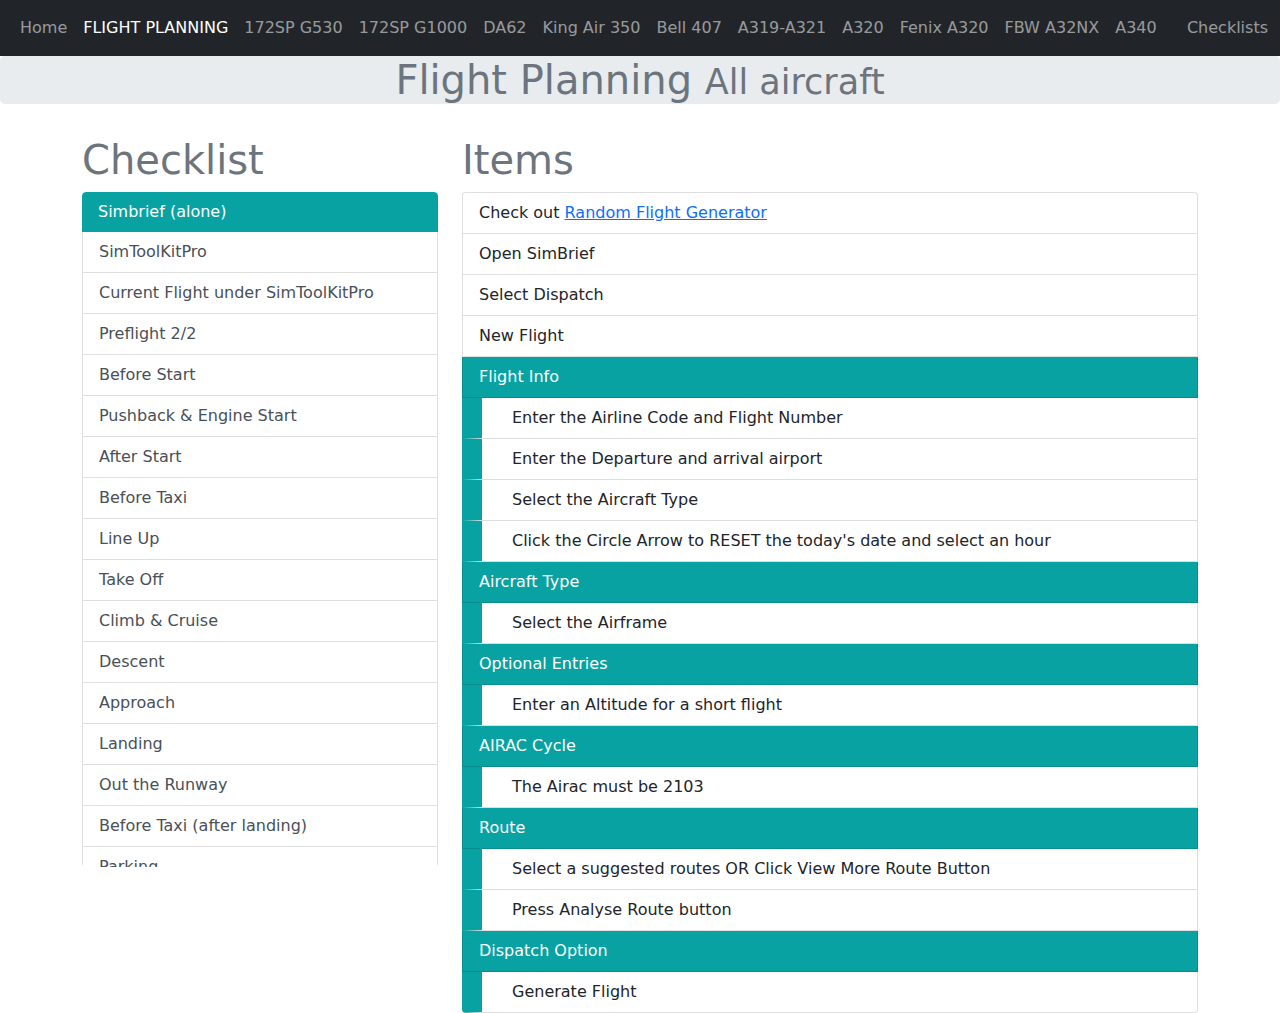
<file: flightplanning.html>
<!doctype html>
    <html lang="en">
    <head>
        <title>Checklists pour X-Plane 12 / FS2020</title>
        <meta charset="UTF-8">
        <meta name="Content-Type" content="UTF-8">
        <meta name="Content-Language" content="fr">
        <meta name="Author" content="Coussini">
        <meta name="Viewport" content="width=device-width, initial-scale=1">
        <link rel="stylesheet" href="css/bootstrap.min.css">
        <link rel="stylesheet" href="https://use.fontawesome.com/releases/v5.7.0/css/all.css">  
        <link rel="stylesheet" href="https://cdn.jsdelivr.net/npm/bootstrap-icons@1.7.2/font/bootstrap-icons.css">        
        <link rel="stylesheet" href="css/style.css">
        <script src="js/bootstrap.bundle.min.js"></script>
        <script src="js/jquery.min.js"></script>
    </head>
    <body>
        <!--Navigation bar-->
        <div id="nav-placeholder">
        </div>
        <script>
            $("#nav-placeholder").load("nav.html");
        </script>
        <!--end of Navigation bar-->
        <div class="jumbotron jumbotron-fluid">
            <div class="container">
                <h1 class="text-center text-muted">Flight Planning <small>All aircraft</small></h1>
            </div>
        </div>
        <!--Copier le modèle vierge ici-->  
        <div class="container">
            <div class="row">
                <div class="col-4">
                    <h1 class="text-muted">Checklist</h1>
                    <div class="list-group defile" id="list-tab">
                        <a class="list-group-item list-group-item-action active" data-bs-toggle="list" href="#list-simbrief">Simbrief (alone)</a>
                        <a class="list-group-item list-group-item-action" data-bs-toggle="list" href="#list-simtoolkitpro">SimToolKitPro</a>
                        <a class="list-group-item list-group-item-action" data-bs-toggle="list" href="#list-current-flight-simtoolkitpro">Current Flight under SimToolKitPro</a>
                        <a class="list-group-item list-group-item-action" data-bs-toggle="list" href="#list-cockpit-preflight2">Preflight 2/2</a>
                        <a class="list-group-item list-group-item-action" data-bs-toggle="list" href="#list-before-start">Before Start</a>
                        <a class="list-group-item list-group-item-action" data-bs-toggle="list" href="#list-pushback-engine-start">Pushback & Engine Start</a>
                        <a class="list-group-item list-group-item-action" data-bs-toggle="list" href="#list-after-start">After Start</a>
                        <a class="list-group-item list-group-item-action" data-bs-toggle="list" href="#list-before-taxi">Before Taxi</a>
                        <a class="list-group-item list-group-item-action" data-bs-toggle="list" href="#list-lineup">Line Up</a>
                        <a class="list-group-item list-group-item-action" data-bs-toggle="list" href="#list-take-off">Take Off</a>
                        <a class="list-group-item list-group-item-action" data-bs-toggle="list" href="#list-climb-cruise">Climb & Cruise</a>
                        <a class="list-group-item list-group-item-action" data-bs-toggle="list" href="#list-descent">Descent</a>
                        <a class="list-group-item list-group-item-action" data-bs-toggle="list" href="#list-approach">Approach</a>
                        <a class="list-group-item list-group-item-action" data-bs-toggle="list" href="#list-landing">Landing</a>
                        <a class="list-group-item list-group-item-action" data-bs-toggle="list" href="#list-out-the-runway">Out the Runway</a>
                        <a class="list-group-item list-group-item-action" data-bs-toggle="list" href="#list-before-taxi">Before Taxi (after landing)</a>
                        <a class="list-group-item list-group-item-action" data-bs-toggle="list" href="#list-parking">Parking</a>
                        <a class="list-group-item list-group-item-action" data-bs-toggle="list" href="#list-securing">Securing Aircraft</a>
                    </div>
                </div>
                <div class="col-8">
                    <h1 class="text-muted">Items</h1>
                    <div class="tab-content" id="nav-tabContent">
                        <div class="tab-pane active show" id="list-simbrief">
                            <ul class="list-group">
                                <li class="list-group-item">Check out <a href="https://fpltoif.com/random" target="_blank" rel="noopener noreferrer">Random Flight Generator</a></li>
                                <li class="list-group-item">Open SimBrief</li>
                                <li class="list-group-item">Select Dispatch</li>
                                <li class="list-group-item">New Flight</li>
                                <li class="list-group-item titre-et-element-primaire">Flight Info</li>
                                <li class="list-group-item element-primaire">Enter the Airline Code and Flight Number</li>
                                <li class="list-group-item element-primaire">Enter the Departure and arrival airport</li>
                                <li class="list-group-item element-primaire">Select the Aircraft Type</li>
                                <li class="list-group-item element-primaire">Click the Circle Arrow to RESET the today's date and select an hour</li>
                                <li class="list-group-item titre-et-element-primaire">Aircraft Type</li>
                                <li class="list-group-item element-primaire">Select the Airframe</li>
                                <li class="list-group-item titre-et-element-primaire">Optional Entries</li>
                                <li class="list-group-item element-primaire">Enter an Altitude for a short flight</li>
                                <li class="list-group-item titre-et-element-primaire">AIRAC Cycle</li>
                                <li class="list-group-item element-primaire">The Airac must be 2103</li>
                                <li class="list-group-item titre-et-element-primaire">Route</li>
                                <li class="list-group-item element-primaire">Select a suggested routes OR Click View More Route Button</li>
                                <li class="list-group-item element-primaire">Press Analyse Route button</li>
                                <li class="list-group-item titre-et-element-primaire">Dispatch Option</li>
                                <li class="list-group-item element-primaire">Generate Flight</li>
                            </ul>
                        </div>
                        <div class="tab-pane" id="list-simtoolkitpro">
                            <ul class="list-group">
                                <li class="list-group-item">Open SimToolKitPro</li>
                                <li class="list-group-item">Select Flight Scheduled (icône) <i class="fas fa-calendar-alt"></i>&nbsp;&nbsp; Left</li>
                                <li class="list-group-item">Select Real Flights tab</li>
                                <hr>
                                <li class="list-group-item titre-et-element-primaire">Filters</li>
                                <li class="list-group-item element-primaire element-lumiere">Wait after entering following Filter Data (can be long)</li>
                                <li class="list-group-item element-primaire">Filter by Departure airport/ Arrival airport</li>
                                <li class="list-group-item element-primaire">Filter by Operator (Example Air Canada)</li>
                                <li class="list-group-item element-primaire">Filter by Aircraft type</li>
                                <li class="list-group-item element-primaire">Sort Result (Shortest or Longest Flight)</li>
                                <li class="list-group-item element-primaire">Click to the button: <kbd>Schedule</kbd></li>
                                <hr>
                                <li class="list-group-item titre-et-element-primaire">Copy from a real flight</li>
                                <li class="list-group-item element-primaire">Select an aircraft by type for example A319</li>
                                <li class="list-group-item element-primaire">Select in the list wich aircraft company corresponding to the flight</li>
                                <li class="list-group-item element-primaire">Click: <span class="badge bg-primary">OK</span></li>
                                <li class="list-group-item titre-et-element-primaire">Schedule tab</li>
                                <li class="list-group-item element-primaire">Select the Schedule tab on the top</li>
                                <li class="list-group-item element-primaire">Select the right schedule flight by clicking: <i class="fas fa-plane-departure"></i></li>
                                <hr>
                                <li class="list-group-item titre-et-element-primaire">Entering the dispatch data and advanced options</li>
                                <li class="list-group-item element-primaire">Change de Depart Time if you want</li>
                                <li class="list-group-item element-primaire">Enter the Number of passenger if you want</li>
                                <li class="list-group-item element-primaire">Change de Cruise Altitude you want</li>
                                <li class="list-group-item element-primaire">Click to the button: <span class="badge bg-success">Generate Plan</span></li>
                                <hr>
                                <li class="list-group-item titre-et-element-primaire">Change some data before flying</li>
                                <li class="list-group-item element-primaire">You can Change the SID and STAR if you want</li>
                                <li class="list-group-item element-primaire">Click <span class="badge bg-warning">Update</span> or <span class="badge bg-primary">Flight Now</span></li>
                                <hr>
                                <li class="list-group-item list-group-item-danger titre-sans-element-primaire">Click to the button: <span class="badge bg-success">X-PLANE 12</span></li>
                            </ul>
                        </div>
                        <div class="tab-pane" id="list-current-flight-simtoolkitpro">
                            <ul class="list-group">
                                <li class="list-group-item titre-et-element-primaire">INSERTING FLIGHT PLAN USING MCDU (FMC)</li>
                                <li class="list-group-item element-primaire">VIEWING MCDU <kbd>DATA</kbd><button type="button" class="btn btn-primary btn-sm" data-bs-toggle="modal" data-bs-target="#modal-enter-mcdu-data"><i class="fas fa-keyboard"></i></button></li>
                                <li class="list-group-item element-primaire">INSERTING MCDU <kbd>INIT</kbd> <kbd>A</kbd><button type="button" class="btn btn-primary btn-sm" data-bs-toggle="modal" data-bs-target="#modal-enter-mcdu-inita"><i class="fas fa-keyboard"></i></button></li>
                                <li class="list-group-item element-primaire">INSERTING MCDU <kbd>F-PLN</kbd> DEPARTURE<button type="button" class="btn btn-primary btn-sm" data-bs-toggle="modal" data-bs-target="#modal-enter-mcdu-fpln-departure"><i class="fas fa-keyboard"></i></button></li>
                                <li class="list-group-item element-primaire">INSERTING MCDU <kbd>F-PLN</kbd> WAYPOINTS<button type="button" class="btn btn-primary btn-sm" data-bs-toggle="modal" data-bs-target="#modal-enter-mcdu-fpln-waypoints"><i class="fas fa-keyboard"></i></button></li>
                                <li class="list-group-item element-primaire">INSERTING MCDU <kbd>F-PLN</kbd> AIRWAYS<button type="button" class="btn btn-primary btn-sm" data-bs-toggle="modal" data-bs-target="#modal-enter-mcdu-fpln-airways"><i class="fas fa-keyboard"></i></button></li>
                                <li class="list-group-item element-primaire">INSERTING MCDU <kbd>F-PLN</kbd> ARRIVAL<button type="button" class="btn btn-primary btn-sm" data-bs-toggle="modal" data-bs-target="#modal-enter-mcdu-fpln-arrival"><i class="fas fa-keyboard"></i></button> <span class="tresimportant">(BYPASS FOR ANY LONG TRIP)</span></li>
                                <li class="list-group-item element-primaire">INSERTING MCDU <kbd>F-PLN</kbd> VALIDATION<button type="button" class="btn btn-primary btn-sm" data-bs-toggle="modal" data-bs-target="#modal-enter-mcdu-fpln-validation"><i class="fas fa-keyboard"></i></button></li>
                                <li class="list-group-item element-primaire">INSERTING MCDU <kbd>SEC F-PLN</kbd> COPY PRIMARY F-PLN<button type="button" class="btn btn-primary btn-sm" data-bs-toggle="modal" data-bs-target="#modal-enter-mcdu-secfpln"><i class="fas fa-keyboard"></i></button></li>
                                <li class="list-group-item element-primaire">INSERTING MCDU <kbd>RAD NAV</kbd><button type="button" class="btn btn-primary btn-sm" data-bs-toggle="modal" data-bs-target="#modal-enter-mcdu-radnav"><i class="fas fa-keyboard"></i></button></li>
                                <li class="list-group-item element-primaire">INSERTING MCDU <kbd>INIT</kbd> <kbd>B</kbd><button type="button" class="btn btn-primary btn-sm" data-bs-toggle="modal" data-bs-target="#modal-enter-mcdu-initb"><i class="fas fa-keyboard"></i></button></li>
                                <li class="list-group-item element-primaire">INSERTING MCDU <kbd>PROG</kbd><button type="button" class="btn btn-primary btn-sm" data-bs-toggle="modal" data-bs-target="#modal-enter-mcdu-prog"><i class="fas fa-keyboard"></i></button></li>
                                <li class="list-group-item element-primaire">INSERTING MCDU <kbd>PERF</kbd><button type="button" class="btn btn-primary btn-sm" data-bs-toggle="modal" data-bs-target="#modal-enter-mcdu-perf"><i class="fas fa-keyboard"></i></button></li>
                                <hr>
                                <li class="list-group-item titre-et-element-primaire">MANAGING FLIGHT PLAN</li>
                                <li class="list-group-item element-primaire">SAVING AND LOADING FMS FLIGHT PLAN<button type="button" class="btn btn-primary btn-sm" data-bs-toggle="modal" data-bs-target="#modal-managing-flight-plan"><i class="fas fa-keyboard"></i></button></li>
                            </ul>
                        </div>
                        <div class="tab-pane" id="list-cockpit-preflight2">
                            <ul class="list-group">
                                <li class="list-group-item">SEATBELTS <kbd>ON</kbd></li>
                                <li class="list-group-item">FUEL PUMPS (6) <kbd>ON</kbd></li>
                                <li class="list-group-item">APU MASTER <kbd>ON</kbd></li>
                                <li class="list-group-item"><i class="fas fa-circle-notch fa-spin"></i>&nbsp;&nbsp;("WAIT UNTIL FLAPS OPEN (ECAM APU)")</li>
                                <li class="list-group-item">APU START <kbd>ON</kbd></li>
                                <li class="list-group-item"><i class="fas fa-circle-notch fa-spin"></i>&nbsp;&nbsp;("WAIT UNTIL AVAIL (ECAM APU)")</li>
                            </ul>
                        </div>
                        <div class="tab-pane" id="list-before-start">
                            <ul class="list-group">
                                <li class="list-group-item titre-sans-element-primaire">IN AVITAB, SEARCH FOR THE DEPARTURE AIRPORT ATIS FREQ</li>
                                <li class="list-group-item">ATIS FREQ ON RADIO  <kbd>SET</kbd></li>
                                <li class="list-group-item">BARO DEPARTURE <kbd>SET</kbd></li>
                                <li class="list-group-item">VHF1 BUTTON <kbd>OFF</kbd> (NO WHITE)</li>
                                <li class="list-group-item">ALTITUDE <kbd>SET</kbd></li>
                                <li class="list-group-item">FCU CSTR <kbd>ON</kbd></li>
                                <li class="list-group-item">FCU MODE SELECT <kbd>ARC</kbd></li>
                                <li class="list-group-item">FCU ZOOM SELECT <kbd>20</kbd></li>
                                <hr>
                                <li class="list-group-item titre-et-element-primaire">DOORS & GROUND HANDLING</li>
                                <li class="list-group-item element-primaire">RADIO <kbd>ATT</kbd> (CLOSE DOORS DEPENDING SITUATION)</li>
                                <li class="list-group-item element-primaire">RADIO <kbd>MECH</kbd> (CLOSE CARGO DOORS DEPENDING SITUATION)</li>
                                <li class="list-group-item element-primaire titre-sans-element-primaire">OPEN THE GROUND HANDLING MENU / CONTROL / HIDE ALL</li>
                                <li class="list-group-item element-primaire">RADIO <kbd>ATT</kbd> (ARM DOORS AND XCHECK)</li>
                                <li class="list-group-item element-primaire">RADIO <kbd>MECH</kbd> CHOCKS <kbd>REMOVE</kbd></li>
                            </ul>
                        </div>
                        <div class="tab-pane" id="list-pushback-engine-start">
                            <ul class="list-group">
                                <li class="list-group-item titre-et-element-primaire">BEFORE PUSHBACK</li>
                                <li class="list-group-item element-primaire element-lumiere">BEACON <kbd>ON</kbd></li>
                                <li class="list-group-item element-primaire">APU BLEED <kbd>ON</kbd></li>
                                <li class="list-group-item element-primaire">EXTERIOR POWER <kbd>OFF</kbd></li>
                                <li class="list-group-item element-primaire">RADIO <kbd>MECH</kbd> EXT PWR <kbd>OFF</kbd></li>
                                <li class="list-group-item titre-et-element-primaire">ATC TCAS PANEL</li>
                                <li class="list-group-item element-primaire">TRANSPONDER <kbd>ON</kbd></li>
                                <li class="list-group-item element-primaire">TCAS MODE SELECTOR <kbd>TA ONLY</kbd></li>
                                <hr>
                                <li class="list-group-item titre-et-element-primaire">PUSHBACK</li>
                                <li class="list-group-item element-primaire">PARKING BRAKE <kbd>OFF</kbd></li>
                                <li class="list-group-item element-primaire">RADIO <kbd>MECH</kbd> (PUSHBACK 50)</li>
                                <li class="list-group-item element-primaire">PARKING BRAKE <kbd>ON</kbd></li>
                                <hr>
                                <li class="list-group-item titre-et-element-primaire">ENGINE START</li>
                                <li class="list-group-item element-primaire">ENGINE MODE <kbd>START</kbd></li>
                                <li class="list-group-item element-primaire list-group-item-danger">ENGINE 1 <kbd>START</kbd></li>
                                <li class="list-group-item element-primaire"><i class="fas fa-circle-notch fa-spin"></i>&nbsp;&nbsp;("WAIT UNTIL ENGINE 1 N1 AVAILABLE ")</li>
                                <li class="list-group-item element-primaire list-group-item-danger">ENGINE 2 <kbd>START</kbd></li>
                                <li class="list-group-item element-primaire"><i class="fas fa-circle-notch fa-spin"></i>&nbsp;&nbsp;("WAIT UNTIL ENGINE 2 N1 AVAILABLE ")</li>
                            </ul>
                        </div>
                        <div class="tab-pane" id="list-after-start">
                            <ul class="list-group">
                                <li class="list-group-item">ENGINE MODE <kbd>NORM</kbd></li>
                                <li class="list-group-item">SPEED BRAKE <kbd>ARM</kbd></li>
                                <li class="list-group-item">FLAPS <kbd>SET FOR TAKOFF</kbd></li>
                                <li class="list-group-item">APU BLEED <kbd>OFF</kbd></li>
                                <li class="list-group-item">APU MASTER <kbd>OFF</kbd></li>
                                <hr>
                                <li class="list-group-item titre-et-element-primaire">ECAM F/CTL MENU</li>
                                <li class="list-group-item element-primaire">FLIGHT CONTROL <kbd>CHECK</kbd></li>
                                <hr>
                                <li class="list-group-item">AUTO BRAKE <kbd>MAX</kbd></li>
                                <li class="list-group-item">T.O CONFIG <kbd>PUSH</kbd></li>
                                <hr>
                                <li class="list-group-item titre-et-element-primaire">WEATHER RADAR SYSTEM PANEL</li>
                                <li class="list-group-item element-primaire">RADAR SYS <kbd>1</kbd></li>
                                <li class="list-group-item element-primaire">PWS (Predictive WindShear)<kbd>AUTO</kbd></li>
                                <li class="list-group-item titre-et-element-primaire">ATC TCAS PANEL</li>
                                <li class="list-group-item element-primaire">TCAS MODE SELECTOR <kbd>TA/RA</kbd></li>
                                <li class="list-group-item element-primaire">TCAS TRAFIC SELECTOR <kbd>ABV</kbd></li>
                                <hr>
                                <li class="list-group-item">CALL FWD (OVERHEAD) <kbd>PUSH</kbd> (CLEAR CONFIGURATION STATUS ECAM)</li>
                            </ul>
                        </div>
                        <div class="tab-pane" id="list-before-taxi">
                            <ul class="list-group">
                                <li class="list-group-item element-lumiere">RUNWAY TURN <kbd>ON</kbd></li>
                                <li class="list-group-item element-lumiere">NOSE LIGHT <kbd>TAXI</kbd></li>
                                <li class="list-group-item titre-sans-element-primaire">CALL FOLOW ME CAR</li>
                                <li class="list-group-item titre-sans-element-primaire">TAXING RUNWAY <kbd>20 KNOTS</kbd></li>
                            </ul>
                        </div>
                        <div class="tab-pane" id="list-lineup">
                            <ul class="list-group">
                                <li class="list-group-item element-lumiere">LAND <kbd>ON</kbd></li>
                                <li class="list-group-item element-lumiere">NOSE <kbd>T.O.</kbd></li>
                            </ul>
                        </div>
                        <div class="tab-pane" id="list-take-off">
                            <ul class="list-group">
                                <li class="list-group-item list-group-item-danger">PARKING BRAKE <kbd>SET</kbd></li>
                                <li class="list-group-item">CHRONO <kbd>START</kbd></li>
                                <li class="list-group-item">THROTTLE N1 <kbd>50%</kbd></li>
                                <li class="list-group-item">PARKING BRAKE <kbd>RELEASE</kbd></li>
                                <li class="list-group-item">THROTTLE N1 <kbd>FLEX/TOGA</kbd></li>
                                <li class="list-group-item titre-sans-element-primaire important">JOYSTICK DOWN UNTIL 80KTS; NEUTRAL AT 100KTS</li>
                                <hr>
                                <li class="list-group-item titre-et-element-primaire">VR - POSITIVE RATE</li>
                                <li class="list-group-item element-primaire">LANDING GEAR <kbd>UP</kbd></li>
                                <li class="list-group-item element-primaire">SPEED BRAKE <kbd>DISARMED</kbd></li>
                                <li class="list-group-item titre-et-element-primaire">FOLLOW FLIGHT DIRECTOR</li>
                                <li class="list-group-item element-primaire">PFD "LVR CLB" <kbd>THROTTLE LEVERS CLB</kbd></li>
                                <li class="list-group-item element-primaire"><kbd class="pfd-airspeed">-F</kbd> FLAPS <kbd>UP</kbd></li>
                                <li class="list-group-item element-primaire"><kbd class="pfd-airspeed">-S</kbd> FLAPS <kbd>RETRACT</kbd></li>
                                <hr>
                                <li class="list-group-item">FCU AP1 <kbd>ON</kbd></li>
                                <li class="list-group-item">ECAM CRUISE (TAT) -> 10°C (CLOUDY) <kbd>ENG ICE ON</kbd></li>
                                <li class="list-group-item element-lumiere">RUNWAY TURN <kbd>OFF</kbd></li>
                                <li class="list-group-item element-lumiere">NOSE LIGHT <kbd>OFF</kbd></li>
                            </ul>
                        </div>
                        <div class="tab-pane" id="list-climb-cruise">
                            <ul class="list-group">
                                <li class="list-group-item titre-et-element-primaire">GENERAL RULES (PASSING 10000 FT)</li>
                                <li class="list-group-item element-primaire element-lumiere">LAND <kbd>OFF</kbd> (1 clic)</li>
                                <li class="list-group-item element-primaire">SEATBELTS <kbd>OFF</kbd></li>
                                <li class="list-group-item titre-et-element-primaire">QNH FLASHING (PASSING TRANSITION ALT)</li>
                                <li class="list-group-item element-primaire">BARO <kbd>PULL</kbd> TO STD (one dot)</li>
                                <li class="list-group-item titre-et-element-primaire">CRUISING</li>
                                <li class="list-group-item element-primaire list-group-item-danger">TCAS TRAFIC SELECTOR <kbd>N</kbd> (Neutral)</li>
                                <hr>
                                <li class="list-group-item titre-et-element-primaire">60 NM before T/D</li>
                                <li class="list-group-item element-primaire list-group-item-danger">CRUISE PAGE <kbd>PROG</kbd><button type="button" class="btn btn-primary btn-sm" data-bs-toggle="modal" data-bs-target="#modal-enter-mcdu-prog"><i class="fas fa-keyboard"></i></button></li>
                                <li class="list-group-item element-primaire titre-sans-element-primaire">IN AVITAB, SEARCH FOR THE ARRIVAL AIRPORT ATIS FREQ</li>
                                <li class="list-group-item element-primaire titre-sans-element-primaire">IF ATIS NOT AVAILABLE, USE AVITAB WEATHER DATA</li>
                                <li class="list-group-item element-primaire">CHECK & REVIEW <kbd>APPROACH CHARTS</kbd></li>
                                <li class="list-group-item element-primaire">INSERTING MCDU (APPR PAGE) <kbd>PERF</kbd><button type="button" class="btn btn-primary btn-sm" data-bs-toggle="modal" data-bs-target="#modal-enter-mcdu-perf"><i class="fas fa-keyboard"></i></button></li>
                                <li class="list-group-item element-primaire list-group-item-danger">ALTITUDE ARRIVAL <kbd>SET</kbd></li>
                            </ul>
                        </div>
                        <div class="tab-pane" id="list-descent">
                            <ul class="list-group">
                                <li class="list-group-item titre-et-element-primaire">AT 5 NM FROM "T/D"</li>
                                <li class="list-group-item element-primaire">ALTITUDE BUTTON <kbd>PUSH</kbd> (One Dot)</li>
                                <li class="list-group-item element-primaire list-group-item-danger">TCAS TRAFIC SELECTOR <kbd>BLW</kbd></li>
                                <hr>
                                <li class="list-group-item titre-et-element-primaire">GENERAL RULES (PASSING 10000 FT)</li>
                                <li class="list-group-item element-primaire element-lumiere">LAND <kbd>ON</kbd> (3 clic)</li>
                                <li class="list-group-item element-primaire">SEATBELTS <kbd>ON</kbd></li>
                                <li class="list-group-item element-primaire">AUTO/BRAKE <kbd>LOW or MED</kbd></li>
                                <li class="list-group-item element-primaire">FCU "LS" <kbd>ON</kbd> (AS REQUIRED)</li>
                                <hr>
                                <li class="list-group-item titre-et-element-primaire">STD FLASHING (PASSING TRANSITION ALT)</li>
                                <li class="list-group-item element-primaire">BARO <kbd>PUSH</kbd> TO SET (One Dot)</li>
                                <li class="list-group-item element-primaire titre-sans-element-primaire">IF ATIS NOT AVAILABLE, USE AVITAB WEATHER DATA</li>
                                <li class="list-group-item element-primaire">BARO ARRIVAL <kbd>SET</kbd></li>
                                <hr>

                            </ul>
                        </div>
                        <div class="tab-pane" id="list-approach">
                            <ul class="list-group">
                                <li class="list-group-item titre-et-element-primaire">AFTER DECEL WAYPOINT</li>
                                <li class="list-group-item element-primaire">SPEED BRAKE <kbd>SET</kbd> (IF FASTER THAN 230 KNOTS)</li>
                                <hr>
                                <li class="list-group-item titre-et-element-primaire">GREEN DOT (PFD)</li>
                                <li class="list-group-item element-primaire">FLAPS <kbd>1</kbd></li>
                                <li class="list-group-item titre-et-element-primaire">RUNWAY IN LINE</li>
                                <li class="list-group-item element-primaire">FCU APPR <kbd>ON</kbd></li>
                                <li class="list-group-item element-primaire">FCU AP2 <kbd>ON</kbd></li>
                                <li class="list-group-item titre-et-element-primaire">S-SPEED (PFD)</li>
                                <li class="list-group-item element-primaire">FLAPS <kbd>2</kbd></li>
                                <li class="list-group-item element-primaire">LANDING GEAR <kbd>DOWN</kbd></li>
                                <li class="list-group-item element-primaire">SPEED BRAKE <kbd>ARMED</kbd></li>
                                <li class="list-group-item element-primaire element-lumiere">NOSE LIGHT <kbd>T.O</kbd></li>
                                <li class="list-group-item titre-et-element-primaire">F-SPEED (PFD)</li>
                                <li class="list-group-item element-primaire">FLAPS <kbd>3</kbd></li>
                                <li class="list-group-item element-primaire">FLAPS <kbd>FULL</kbd></li>
                            </ul>
                        </div>
                        <div class="tab-pane" id="list-landing">
                            <ul class="list-group">
                                <li class="list-group-item titre-et-element-primaire">PASSING 400 FEET</li>
                                <li class="list-group-item element-primaire">AUTOPILOT <kbd>DISCONNECT</kbd></li>
                                <hr>
                                <li class="list-group-item titre-et-element-primaire">"RETARD RETARD"</li>
                                <li class="list-group-item element-primaire">THROTTLE LEVERS <kbd>IDLE</kbd></li>
                                <li class="list-group-item element-primaire">REVERSE <kbd>FULL</kbd></li>
                                <li class="list-group-item element-primaire">BRAKES <kbd>AS REQUIRED</kbd></li>
                                <hr>
                                <li class="list-group-item titre-et-element-primaire">"AT 70 KTS"</li>
                                <li class="list-group-item element-primaire">REVERSE <kbd>IDLE</kbd></li>
                            </ul>
                        </div>
                        <div class="tab-pane" id="list-out-the-runway">
                            <ul class="list-group">
                                <li class="list-group-item titre-et-element-primaire">WEATHER RADAR SYSTEM PANEL</li>
                                <li class="list-group-item element-primaire">MULTISCAN <kbd>MAN</kbd></li>
                                <li class="list-group-item element-primaire">GCS <kbd>OFF</kbd></li>
                                <li class="list-group-item element-primaire">RADAR SYS <kbd>OFF</kbd></li>
                                <li class="list-group-item element-primaire">PWS (Predictive WindShear)<kbd>OFF</kbd></li>
                                <li class="list-group-item titre-et-element-primaire">ATC TCAS PANEL</li>
                                <li class="list-group-item element-primaire">TCAS MODE SELECTOR <kbd>TA ONLY</kbd></li>
                                <li class="list-group-item element-primaire">TCAS TRAFIC SELECTOR <kbd>N</kbd></li>
                                <hr>
                                <li class="list-group-item">SPEED BRAKE <kbd>DISARMED</kbd></li>
                                <li class="list-group-item">FLAPS <kbd>UP</kbd></li>
                                <li class="list-group-item element-lumiere">STROBE <kbd>OFF</kbd></li>
                                <li class="list-group-item element-lumiere">LAND <kbd>OFF</kbd></li>
                                <li class="list-group-item list-group-item-danger">APU MASTER <kbd>ON</kbd></li>
                                <li class="list-group-item list-group-item-danger"><i class="fas fa-circle-notch fa-spin"></i>&nbsp;&nbsp;("WAIT UNTIL FLAPS OPEN (ECAM APU)")</li>
                                <li class="list-group-item list-group-item-danger">APU START <kbd>ON</kbd></li>
                            </ul>
                        </div>
                        <div class="tab-pane" id="list-parking">
                            <ul class="list-group">
                                <li class="list-group-item list-group-item-danger">PARKING BRAKE <kbd>SET</kbd></li>
                                <li class="list-group-item">RADIO <kbd>MECH</kbd> CHOCKS <kbd>ADD</kbd></li>
                                <li class="list-group-item">RADIO <kbd>MECH</kbd> EXT PWR <kbd>ADD</kbd></li>
                                <hr>
                                <li class="list-group-item">EXTERIOR POWER <kbd>ON</kbd></li>
                                <li class="list-group-item">APU BLEED <kbd>ON</kbd></li>
                                <li class="list-group-item">ENGINE 1 <kbd>OFF</kbd></li>
                                <li class="list-group-item">ENGINE 2 <kbd>OFF</kbd></li>
                                <hr>
                                <li class="list-group-item titre-et-element-primaire">ATC TCAS PANEL</li>
                                <li class="list-group-item element-primaire">TRANSPONDER <kbd>AUTO</kbd></li>
                                <li class="list-group-item element-primaire">TCAS MODE SELECTOR <kbd>STBY</kbd></li>
                                <li class="list-group-item titre-et-element-primaire">OVERHEAD</li>
                                <li class="list-group-item element-primaire element-lumiere">BEACON <kbd>OFF</kbd></li>
                                <li class="list-group-item element-primaire element-lumiere">RUNWAY TURN <kbd>OFF</kbd></li>
                                <li class="list-group-item element-primaire element-lumiere">NOSE LIGHT <kbd>OFF</kbd></li>
                                <li class="list-group-item element-primaire">SEATBELTS <kbd>OFF</kbd></li>
                                <li class="list-group-item element-primaire">FUEL PUMPS (6) <kbd>OFF</kbd></li>
                                <hr>
                                <li class="list-group-item titre-et-element-primaire">GROUND HANDLING</li>
                                <li class="list-group-item element-primaire titre-sans-element-primaire">OPEN THE GROUND HANDLING MENU / SELECT SERVICES</li>
                                <li class="list-group-item element-primaire">RADIO <kbd>ATT</kbd> (OPENS DOORS DEPENDING SITUATION)</li>
                                <li class="list-group-item element-primaire">RADIO <kbd>MECH</kbd> (OPENS CARGO DOORS DEPENDING SITUATION)</li>
                            </ul>
                        </div>
                        <div class="tab-pane" id="list-securing">
                            <ul class="list-group">
                                <li class="list-group-item">ADIRS DATA <kbd>TEST</kbd></li>
                                <li class="list-group-item">ADIRS SYS <kbd>OFF</kbd></li>
                                <li class="list-group-item">IR1 & IR2 & IR3 <kbd>OFF</kbd></li>
                                <li class="list-group-item element-lumiere">NAV & LOGO <kbd>OFF</kbd></li>
                                <li class="list-group-item">NO SMOKING <kbd>OFF</kbd></li>
                                <li class="list-group-item">EMER EXIT LT <kbd>OFF</kbd></li>
                                <hr>
                                <li class="list-group-item titre-et-element-primaire"> WHEN PASSENGERS ARE GONES</li>
                                <li class="list-group-item element-primaire">APU BLEED <kbd>OFF</kbd></li>
                                <li class="list-group-item element-primaire">APU MASTER <kbd>OFF</kbd></li>
                                <li class="list-group-item element-primaire">APU START <kbd>OFF</kbd></li>
                                <li class="list-group-item element-primaire">BATTERY 1 & 2 <kbd>OFF</kbd></li>
                                <li class="list-group-item element-primaire">EXTERIOR POWER <kbd>OFF</kbd></li>
                            </ul>
                        </div>
                    </div>
                </div>
            </div>    
        </div>    
        <!--    modal flight plan here -->                      
        <div class="modal" id="modal-flight-plan" tabindex="-1">
            <div class="modal-dialog modal-dialog-centered modal-dialog-scrollable">
                <div class="modal-content">
                    <div class="modal-header">
                        <h5 class="modal-title">CREATE FLIGHT PLAN</h5>
                    </div>
                    <div class="modal-body">
                        <ul class="list-group">
                            <li class="list-group-item titre-fonce">SIMBRIEF (Desktop)</li>
                            <li class="list-group-item">Créé un vol; Générer le plan de vol OFP;</li>
                            <li class="list-group-item">À la page 2 du document PDF preview, copier le « routing »</li>
                            <li class="list-group-item titre-fonce">SIM TOOLKIT PRO / FLIGHT SCHEDULE (Desktop)</li>
                            <li class="list-group-item">Choisissez Real Flight; Saisissez l'opérateur (comme Air Canada);</li>
                            <li class="list-group-item">Filtrer avec un choix d'aircraf; Filtrer avec Shortest flight;</li>
                            <li class="list-group-item">Notez le Flight Number avant de faire dispatch; Générer le plan de vol;</li>
                            <li class="list-group-item">Copier le « routing »</li>
                            <li class="list-group-item titre-fonce">SIM TOOLKIT PRO / PLAN A FLIGHT (Desktop)</li>
                            <li class="list-group-item">Saisissez les départs et destinations; Générer le plan de vol;</li>
                            <li class="list-group-item">Copier le « routing »</li>
                            <li class="list-group-item titre-fonce">Valider le plan de vol avec LITTLE NAVMAP (Desktop)</li>
                            <li class="list-group-item">Choisir l’option nouveau plan de vol à partir de la description de l’itinéraire</li>
                            <li class="list-group-item">Enlever les références de pistes (genre "/24r")</li>
                            <li class="list-group-item">Cliquez sur lire la description de l’itinéraire</li>
                            <li class="list-group-item">Cliquez sur créer un plan de vol</li>
                            <li class="list-group-item">Dans la planification de vol, cliquez sur les aéroports pour ajouter les sid ou les star ou les procédures d’approche selon le cas.</li>
                            <li class="list-group-item">Cliquez sur l’icône correspondant au profil d’élévation du plan de vol pour l’<span class="important">ALTITUDE SÉCURITAIRE</span> à utiliser pour ce vol (la ligne rouge de ce graphique indique le niveau à respecter)</li>
                        </ul>
                    </div>
                    <div class="modal-footer">
                        <button type="button" class="btn btn-secondary" data-bs-dismiss="modal">Close</button>
                    </div>
                </div>
            </div>
        </div>
        <!--    modal insert MCDU (DATA) data -->                       
        <div class="modal" id="modal-enter-mcdu-data" tabindex="-1">
            <div class="modal-dialog modal-dialog-centered modal-dialog-scrollable modal-lg">
                <div class="modal-content">
                    <div class="modal-header">
                        <h5 class="modal-title">VIEWING MCDU (DATA)</h5>
                    </div>
                    <div class="modal-body">
                        <ul class="list-group">
                            <li class="list-group-item titre-et-element-primaire">VALIDATION DU TYPE DE MOTEUR ET DE L'AIRAC</li>
                            <li class="list-group-item">Cliquez sur le bouton <kbd>DATA</kbd></li>
                            <li class="list-group-item">Cliquez sur le bouton à gauche de A/C STATUS</li>
                        </ul>
                    </div>
                    <div class="modal-footer">
                        <button type="button" class="btn btn-secondary" data-bs-dismiss="modal">Close</button>
                    </div>
                </div>
            </div>
        </div>
        <!--    modal insert MCDU (INIT A) data -->                     
        <div class="modal" id="modal-enter-mcdu-inita" tabindex="-1">
            <div class="modal-dialog modal-dialog-centered modal-dialog-scrollable modal-lg">
                <div class="modal-content">
                    <div class="modal-header">
                        <h5 class="modal-title">INSERTING MCDU (INIT) A</h5>
                    </div>
                    <div class="modal-body">
                        <ul class="list-group">
                            <li class="list-group-item titre-et-element-primaire">IMPORTATION DU PLAN DE VOL DE SIMBRIEF VIA LE MDCU</li>
                            <li class="list-group-item">Cliquez sur le bouton <kbd>INIT</kbd> <kbd>A</kbd></li>
                            <li class="list-group-item">Cliquez sur le bouton à droite de INIT REQUEST*</li>
                            <li class="list-group-item"><i class="fas fa-circle-notch fa-spin"></i>&nbsp;&nbsp;("WAIT UNTIL F-PLN DATALINK IN PROG")</li>
                            <li class="list-group-item"><i class="fas fa-circle-notch fa-spin"></i>&nbsp;&nbsp;("WAIT UNTIL AOC ACT F-PLN UPLINK")</li>
                            <li class="list-group-item"><i class="fas fa-circle-notch fa-spin"></i>&nbsp;&nbsp;("WAIT UNTIL PERF DATA UPLINK")</li>
                            <li class="list-group-item titre-et-element-primaire">SEULEMENT POUR A321</li>
                            <li class="list-group-item list-group-item-danger">RADIO <kbd>MECH</kbd> CHOCKS <kbd>ADD</kbd></li>
                            <li class="list-group-item titre-et-element-primaire">INITIALISER LES IRS</li>
                            <li class="list-group-item">Cliquez sur le bouton à droite de ALIGN IRS</li>
                            <li class="list-group-item titre-et-element-primaire">REQUEST WIND</li>
                            <li class="list-group-item">Cliquez sur le bouton à droite de WIND</li>
                            <li class="list-group-item">Cliquez sur le bouton à droite de WIND REQUEST*</li>
                            <li class="list-group-item"><i class="fas fa-circle-notch fa-spin"></i>&nbsp;&nbsp;("WAIT UNTIL WIND DATA UPLINK")</li>
                        </ul>
                    </div>
                    <div class="modal-footer">
                        <button type="button" class="btn btn-secondary" data-bs-dismiss="modal">Close</button>
                    </div>
                </div>
            </div>
        </div>
        <!--    modal insert MCDU (F-PLN) DEPARTURE data -->                        
        <div class="modal" id="modal-enter-mcdu-fpln-departure" tabindex="-1">
            <div class="modal-dialog modal-dialog-centered modal-dialog-scrollable modal-lg">
                <div class="modal-content">
                    <div class="modal-header">
                        <h5 class="modal-title">INSERTING MCDU (F-PLN) DEPARTURE</h5>
                    </div>
                    <div class="modal-body">
                        <ul class="list-group">
                            <li class="list-group-item list-group-item-danger">L'utilisation de la touche <kbd><i class="fas fa-long-arrow-alt-up"></i></kbd> ou <kbd><i class="fas fa-long-arrow-alt-down"></i></kbd> permet la sélection d'élément d'une liste</li>
                            <hr>
                            <li class="list-group-item">Cliquez sur le bouton <kbd>F-PLN</kbd></li>
                            <li class="list-group-item"><code>EXEMPLE DE ROUTE: LFRS/03 LUGE3N LUGEN UM616 TUPAR UM184 CNA UN863 SECHE SECH6T LFBO/32L</code></li>
                            <hr>
                            <li class="list-group-item">cliquez sur le bouton à gauche de LFRS (Pour accéder aux données de départ)</li>
                            <li class="list-group-item">cliquez sur le bouton à gauche de DEPARTURE (Pour accéder aux informations de départ)</li>
                            <li class="list-group-item">Sélectionnez la piste 03 dans la liste des RWY puis cliquez sur le bouton à sa gauche</li>
                            <li class="list-group-item">Sélectionnez LUGE3N dans la liste des SIDS puis cliquez sur le bouton à sa gauche (cliquez NO SID si pas de SID)</li>
                            <li class="list-group-item">cliquez sur le bouton à droite de NONE (aucune transition, sinon choisir une transition)</li>
                            <li class="list-group-item">cliquez sur le bouton à gauche de F-PLN (pour insérer les informations dans un mode temporaire)</li>
                            <li class="list-group-item">cliquez sur le bouton à droite de INSERT* (pour insérer les informations dans le MCDU)</li>
                        </ul>
                    </div>
                    <div class="modal-footer">
                        <button type="button" class="btn btn-secondary" data-bs-dismiss="modal">Close</button>
                    </div>
                </div>
            </div>
        </div>
        <!--    modal insert MCDU (F-PLN) WAYPOINTS data -->                        
        <div class="modal" id="modal-enter-mcdu-fpln-waypoints" tabindex="-1">
            <div class="modal-dialog modal-dialog-centered modal-dialog-scrollable modal-lg">
                <div class="modal-content">
                    <div class="modal-header">
                        <h5 class="modal-title">INSERTING MCDU (F-PLN) WAYPOINTS</h5>
                    </div>
                    <div class="modal-body">
                        <ul class="list-group">
                            <li class="list-group-item list-group-item-danger">L'utilisation de la touche <kbd><i class="fas fa-long-arrow-alt-up"></i></kbd> ou <kbd><i class="fas fa-long-arrow-alt-down"></i></kbd> permet la sélection d'élément d'une liste</li>
                            <hr>
                            <li class="list-group-item"><code>EXEMPLE DE ROUTE: CYUL/24L DCT BOBKI DCT MELTI DCT TORNI RAGID3 CYYZ/23</code></li>
                            <hr>
                            <li class="list-group-item">Cliquez sur le bouton <kbd>AIR PORT</kbd> (pour accéder au bas du plan de vol)</li>
                            <li class="list-group-item">Tapez BOBKI</li>
                            <li class="list-group-item">cliquez sur le bouton à gauche de F-PLN DISCONTINUITY (Pour insérer des waypoints)</li>
                            <li class="list-group-item">Tapez MELTI</li>
                            <li class="list-group-item">cliquez sur le bouton à gauche de F-PLN DISCONTINUITY (Pour insérer des waypoints)</li>
                            <li class="list-group-item">cliquez sur le bouton à droite de INSERT* (pour insérer les informations dans le MCDU)</li>
                            <li class="list-group-item list-group-item-danger">N.B: Il est bon de sauvegarder à tous les deux insertions</li>
                            <li class="list-group-item">Tapez TORNI</li>
                            <li class="list-group-item">cliquez sur le bouton à gauche de F-PLN DISCONTINUITY (Pour insérer des waypoints)</li>
                            <li class="list-group-item">cliquez sur le bouton à droite de INSERT* (pour insérer les informations dans le MCDU)</li>
                            <hr>
                            <li class="list-group-item titre-et-element-primaire">POUR ENLEVER UN WAYPOINT OU UN ITEM</li>
                            <li class="list-group-item">Appuyez sur le bouton <kbd>CLR</kbd></li>
                            <li class="list-group-item">Ensuite on utilise le bouton à gauche ou à droite d'un waypoint ou d'item pour sa destruction
                            </ul>
                        </div>
                        <div class="modal-footer">
                            <button type="button" class="btn btn-secondary" data-bs-dismiss="modal">Close</button>
                        </div>
                    </div>
                </div>
            </div>
            <!--    modal insert MCDU (F-PLN) AIRWAYS data -->                      
            <div class="modal" id="modal-enter-mcdu-fpln-airways" tabindex="-1">
                <div class="modal-dialog modal-dialog-centered modal-dialog-scrollable modal-lg">
                    <div class="modal-content">
                        <div class="modal-header">
                            <h5 class="modal-title">INSERTING MCDU (F-PLN) AIRWAYS</h5>
                        </div>
                        <div class="modal-body">
                            <ul class="list-group">
                                <li class="list-group-item list-group-item-danger">L'utilisation de la touche <kbd><i class="fas fa-long-arrow-alt-up"></i></kbd> ou <kbd><i class="fas fa-long-arrow-alt-down"></i></kbd> permet la sélection d'élément d'une liste</li>
                                <hr>
                                <li class="list-group-item"><code>EXEMPLE DE ROUTE: LFRS/03 LUGE3N LUGEN UM616 TUPAR UM184 CNA UN863 SECHE SECH6T LFBO/32L</code></li>
                                <hr>
                                <li class="list-group-item">Cliquez sur le bouton <kbd>AIR PORT</kbd> (pour accéder au bas du plan de vol)</li>
                                <li class="list-group-item">cliquez sur le bouton à gauche de LUGEN (Pour insérer des airways)</li>
                                <li class="list-group-item">Cliquez sur le bouton à droite de AIRWAYS</li>
                                <li class="list-group-item">Tapez UM616 et cliquez sur le bouton à gauche de VIA</li>
                                <li class="list-group-item">Tapez TUPAR et cliquez sur le bouton à droite de TO</li>
                                <li class="list-group-item">Tapez UM184 et cliquez sur le bouton à gauche de VIA</li>
                                <li class="list-group-item">Tapez CNA et cliquez sur le bouton à droite de TO</li>
                                <li class="list-group-item">Tapez UN863 et cliquez sur le bouton à gauche de VIA</li>
                                <li class="list-group-item">Tapez SECHE et cliquez sur le bouton à droite de TO</li>
                                <li class="list-group-item">cliquez sur le bouton à droite de INSERT* (pour insérer les informations dans le MCDU)</li>
                                <hr>
                                <li class="list-group-item titre-et-element-primaire">POUR ENLEVER UN AIRWAYS OU UN ITEM</li>
                                <li class="list-group-item">Appuyez sur le bouton <kbd>CLR</kbd></li>
                                <li class="list-group-item">Ensuite on utilise le bouton à gauche ou à droite d'un airway ou d'item pour sa destruction
                                </ul>
                            </div>
                            <div class="modal-footer">
                                <button type="button" class="btn btn-secondary" data-bs-dismiss="modal">Close</button>
                            </div>
                        </div>
                    </div>
                </div>
                <!--    modal insert MCDU (F-PLN) ARRIVAL data -->                      
                <div class="modal" id="modal-enter-mcdu-fpln-arrival" tabindex="-1">
                    <div class="modal-dialog modal-dialog-centered modal-dialog-scrollable modal-lg">
                        <div class="modal-content">
                            <div class="modal-header">
                                <h5 class="modal-title">INSERTING MCDU (F-PLN) ARRIVAL</h5>
                            </div>
                            <div class="modal-body">
                                <ul class="list-group">
                                    <li class="list-group-item list-group-item-danger">L'utilisation de la touche <kbd><i class="fas fa-long-arrow-alt-up"></i></kbd> ou <kbd><i class="fas fa-long-arrow-alt-down"></i></kbd> permet la sélection d'élément d'une liste</li>
                                    <hr>
                                    <li class="list-group-item"><code>EXEMPLE DE ROUTE: LFRS/03 LUGE3N LUGEN UM616 TUPAR UM184 CNA UN863 SECHE SECH6T LFBO/32L</code></li>
                                    <hr>
                                    <li class="list-group-item">Cliquez sur le bouton <kbd>AIR PORT</kbd> (pour accéder au bas du plan de vol)</li>
                                    <li class="list-group-item">cliquez sur le bouton à gauche de LFBO (Pour accéder aux données de d'arrivée)</li>
                                    <li class="list-group-item">cliquez sur le bouton à droite de ARRIVAL (Pour accéder aux informations de d'arrivée)</li>
                                    <li class="list-group-item">Sélectionnez l'approche RNV32L dans la liste des APPR puis cliquez sur le bouton à sa gauche</li>
                                    <li class="list-group-item">Sélectionnez la stars SECH6T dans la liste des STARS puis cliquez sur le bouton à sa gauche</li>
                                    <li class="list-group-item">Sélectionnez le vias NO VIA dans la liste des VIAS puis cliquez sur le bouton à sa gauche</li>
                                    <li class="list-group-item">Sélectionnez le trans NONE dans la liste des TRANS puis cliquez sur le bouton à sa gauche  (aucune transition, sinon choisir une transition)</li>
                                    <li class="list-group-item">cliquez sur le bouton à gauche de F-PLN (pour insérer les informations dans un mode temporaire)</li>
                                    <li class="list-group-item">cliquez sur le bouton à droite de INSERT* (pour insérer les informations dans le MCDU)</li>
                                </ul>
                            </div>
                            <div class="modal-footer">
                                <button type="button" class="btn btn-secondary" data-bs-dismiss="modal">Close</button>
                            </div>
                        </div>
                    </div>
                </div>
                <!--    modal insert MCDU (F-PLN) VALIDATION data -->                       
                <div class="modal" id="modal-enter-mcdu-fpln-validation" tabindex="-1">
                    <div class="modal-dialog modal-dialog-centered modal-dialog-scrollable modal-lg">
                        <div class="modal-content">
                            <div class="modal-header">
                                <h5 class="modal-title">INSERTING MCDU (F-PLN) VALIDATION</h5>
                            </div>
                            <div class="modal-body">
                                <ul class="list-group">
                                    <li class="list-group-item list-group-item-danger">L'utilisation de la touche <kbd><i class="fas fa-long-arrow-alt-up"></i></kbd> ou <kbd><i class="fas fa-long-arrow-alt-down"></i></kbd> permet la sélection d'élément d'une liste</li>
                                    <hr>
                                    <li class="list-group-item"><code>EXEMPLE DE ROUTE: LFRS/03 LUGE3N LUGEN UM616 TUPAR UM184 CNA UN863 SECHE SECH6T LFBO/32L</code></li>
                                    <hr>
                                    <li class="list-group-item">FCU MODE SELECT <kbd>PLAN</kbd></li>
                                    <li class="list-group-item">FCU ZOOM SELECT <kbd>10</kbd></li>
                                    <li class="list-group-item">FCU DISPLAY SELECT <kbd>CSTR</kbd> (CONSTRAINTS)</li>
                                    <hr>
                                    <li class="list-group-item">Cliquez sur le bouton <kbd>F-PLN</kbd> (pour accéder au haut du plan de vol)</li>
                                    <li class="list-group-item">Utilisez la touche <kbd><i class="fas fa-long-arrow-alt-down"></i></kbd> pour afficher le tout premier point de la route</li>
                                    <li class="list-group-item">Utilisez la touche <kbd><i class="fas fa-long-arrow-alt-up"></i></kbd> pour valider chacun des points avec le plan de vol ou les cartes d'aéroport</li>
                                    <li class="list-group-item">Enlevez les points MANUAL ou F-PLN DISCONTINUITY</li>
                                </ul>
                            </div>
                            <div class="modal-footer">
                                <button type="button" class="btn btn-secondary" data-bs-dismiss="modal">Close</button>
                            </div>
                        </div>
                    </div>
                </div>
                <!--    modal insert MCDU (SEC F-PLN) data -->                      
                <div class="modal" id="modal-enter-mcdu-secfpln" tabindex="-1">
                    <div class="modal-dialog modal-dialog-centered modal-dialog-scrollable modal-lg">
                        <div class="modal-content">
                            <div class="modal-header">
                                <h5 class="modal-title">INSERTING MCDU (SEC F-PLN) COPY</h5>
                            </div>
                            <div class="modal-body">
                                <ul class="list-group">
                                    <li class="list-group-item list-group-item-danger">L'utilisation de la touche <kbd><i class="fas fa-long-arrow-alt-up"></i></kbd> ou <kbd><i class="fas fa-long-arrow-alt-down"></i></kbd> permet la sélection d'élément d'une liste</li>
                                    <hr>
                                    <li class="list-group-item">Cliquez sur le bouton <kbd>SEC F-PLN</kbd></li>
                                    <li class="list-group-item"><code>EXEMPLE DE ROUTE: LFRS/03 LUGE3N LUGEN UM616 TUPAR UM184 CNA UN863 SECHE SECH6T LFBO/32L</code></li>
                                    <hr>
                                    <li class="list-group-item">Cliquez sur le bouton à gauche de COPY ACTIVE (pour copier un plan de vol)</li>
                                    <li class="list-group-item">On peut par exemple remplacer la piste 32L par 32R... Etc...</li>
                                </ul>
                            </div>
                            <div class="modal-footer">
                                <button type="button" class="btn btn-secondary" data-bs-dismiss="modal">Close</button>
                            </div>
                        </div>
                    </div>
                </div>
                <!--    modal MCDU radio navigation page here -->                       
                <div class="modal" id="modal-enter-mcdu-radnav" tabindex="-1">
                    <div class="modal-dialog modal-dialog-centered modal-dialog-scrollable modal-lg">
                        <div class="modal-content">
                            <div class="modal-header">
                                <h5 class="modal-title">INSERTING MCDU (RAD NAV)</h5>
                            </div>
                            <div class="modal-body">
                                <ul class="list-group">
                                    <li class="list-group-item">Vérifier que les fréquences sont telles que prévues</li>
                                </ul>
                            </div>
                            <div class="modal-footer">
                                <button type="button" class="btn btn-secondary" data-bs-dismiss="modal">Close</button>
                            </div>
                        </div>
                    </div>
                </div>
                <!--    modal insert MCDU (INIT B) data -->                     
                <div class="modal" id="modal-enter-mcdu-initb" tabindex="-1">
                    <div class="modal-dialog modal-dialog-centered modal-dialog-scrollable modal-lg">
                        <div class="modal-content">
                            <div class="modal-header">
                                <h5 class="modal-title">INSERTING MCDU (INIT) B</h5>
                            </div>
                            <div class="modal-body">
                                <ul class="list-group">
                                    <li class="list-group-item">Vérifier que les données sont entrées</li>
                                </ul>
                            </div>
                            <div class="modal-footer">
                                <button type="button" class="btn btn-secondary" data-bs-dismiss="modal">Close</button>
                            </div>
                        </div>
                    </div>
                </div>
                <!--    modal insert MCDU (PROG) data -->                       
                <div class="modal" id="modal-enter-mcdu-prog" tabindex="-1">
                    <div class="modal-dialog modal-dialog-centered modal-dialog-scrollable modal-lg">
                        <div class="modal-content">
                            <div class="modal-header">
                                <h5 class="modal-title">INSERTING MCDU (PROG)</h5>
                            </div>
                            <div class="modal-body">
                                <ul class="list-group">
                                    <li class="list-group-item">Cliquez sur le bouton <kbd>PROG</kbd></li>
                                    <li class="list-group-item titre-et-element-primaire">BEFORE TOP OF DESCENT</li>
                                    <li class="list-group-item">Tapez LFBO32L et cliquez sur le bouton de droit vis-à-vis "TO"</li>
                                    <li class="list-group-item">Cliquez sur le bouton à gauche de REPORT</li>
                                    <li class="list-group-item titre-sans-element-primaire">Surveillez le DIST du T/D pour qu'il soit vers 60 NM</li>
                                </ul>
                            </div>
                            <div class="modal-footer">
                                <button type="button" class="btn btn-secondary" data-bs-dismiss="modal">Close</button>
                            </div>
                        </div>
                    </div>
                </div>
                <!--    modal insert MCDU (PERF) data -->                       
                <div class="modal" id="modal-enter-mcdu-perf" tabindex="-1">
                    <div class="modal-dialog modal-dialog-centered modal-dialog-scrollable modal-lg">
                        <div class="modal-content">
                            <div class="modal-header">
                                <h5 class="modal-title">INSERTING MCDU (PERF)</h5>
                            </div>
                            <div class="modal-body">
                                <ul class="list-group">
                                    <li class="list-group-item">Cliquez sur le bouton <kbd>PERF</kbd></li>
                                    <li class="list-group-item titre-et-element-primaire">TAKE OFF PAGE</li>
                                    <li class="list-group-item">Cliquez sur le bouton à gauche de TO DATA</li>
                                    <li class="list-group-item">Cliquez sur le bouton à droite de TO DATA REQUEST*</li>
                                    <li class="list-group-item"><i class="fas fa-circle-notch fa-spin"></i>&nbsp;&nbsp;("WAIT UNTIL TAKE OFF DATA UPLINK")</li>
                                    <li class="list-group-item">Cliquez sur le bouton à gauche de TO DATA</li>
                                    <li class="list-group-item">Cliquez sur le bouton à droite de INSERT UPLINK*</li>
                                    <hr>
                                    <li class="list-group-item titre-et-element-primaire">APPR PAGE</li>
                                    <li class="list-group-item"><code>EXEMPLE DE RAPPORT MÉTÉO: 262100Z 27007KT CAVOK 08/03
                                    Q1023 NOSIG</code></li>
                                    <li class="list-group-item">Cliquez sur le bouton à droite de NEXT PHASE jusqu'à voir la page APPR</li>
                                    <li class="list-group-item">Tapez la donnée du 1023 puis cliquez sur le bouton à gauche de QNH</li>
                                    <li class="list-group-item">Tapez 08 pour la donnée de TEMP puis cliquez sur le bouton à gauche de TEMP</li>
                                    <li class="list-group-item">Tapez 270/07 (27007KT) pour la donnée de MAG/WIND puis cliquez sur le bouton à gauche de MAG WIND</li>
                                    <li class="list-group-item">Tapez 18000 (North Americ.) ou 6000 (Europe) puis cliquez le bouton à gauche de TRANS ALT</li>
                                    <li class="list-group-item">Sur la carte ILS ou RNAV, trouver le Decision Height (ILS DA(H)) ou (LNAV MDA(H))</li>
                                    <li class="list-group-item">Tapez par exemple 1040 puis cliquez le bouton à gauche de TRANS ALT</li>
                                </ul>
                            </div>
                            <div class="modal-footer">
                                <button type="button" class="btn btn-secondary" data-bs-dismiss="modal">Close</button>
                            </div>
                        </div>
                    </div>
                </div>
                <!--    modal managing flight plan here -->                     
                <div class="modal" id="modal-managing-flight-plan" tabindex="-1">
                    <div class="modal-dialog modal-dialog-centered modal-dialog-scrollable modal-lg">
                        <div class="modal-content">
                            <div class="modal-header">
                                <h5 class="modal-title">MANAGING FMS FLIGHT PLAN</h5>
                            </div>
                            <div class="modal-body">
                                <ul class="list-group">
                                    <li class="list-group-item titre-et-element-primaire">SAUVEGARDE PLAN DE VOL</li>
                                    <li class="list-group-item element-primaire">cliquez sur le bouton à droite de SAVE (Pour accéder aux options de sauvegarde)</li>
                                    <li class="list-group-item element-primaire">Tapez par exemple CYULCYYZTEST et cliquez sur le bouton à gauche de NAME FOR ACTIVE PLAN</li>
                                    <li class="list-group-item element-primaire">cliquez sur le bouton à droite de EXECUTE</li>
                                    <hr>
                                    <li class="list-group-item titre-et-element-primaire">CHARGEMENT D'UN PLAN DE VOL</li>
                                    <li class="list-group-item element-primaire">cliquez sur le bouton à gauche de XP-PLAN LOAD (Pour accéder à la liste des sauvegardes)</li>
                                    <li class="list-group-item element-primaire">cliquez sur le bouton à gauche de la sauvegarde choisi</li>
                                </ul>
                            </div>
                            <div class="modal-footer">
                                <button type="button" class="btn btn-secondary" data-bs-dismiss="modal">Close</button>
                            </div>
                        </div>
                    </div>
                </div>
                <script>
                    $(document).ready(function() {
                        $('a.list-group-item').click(function() {
                            $('li').removeClass("active");
                        });
                        $('li').click(function() {
                            $('li.active').removeClass("active");
                            $(this).addClass("active");
                        });
                    });
                </script>   
                <!--Fin du modèle vierge -->    
            </body>
            </html>
</file>
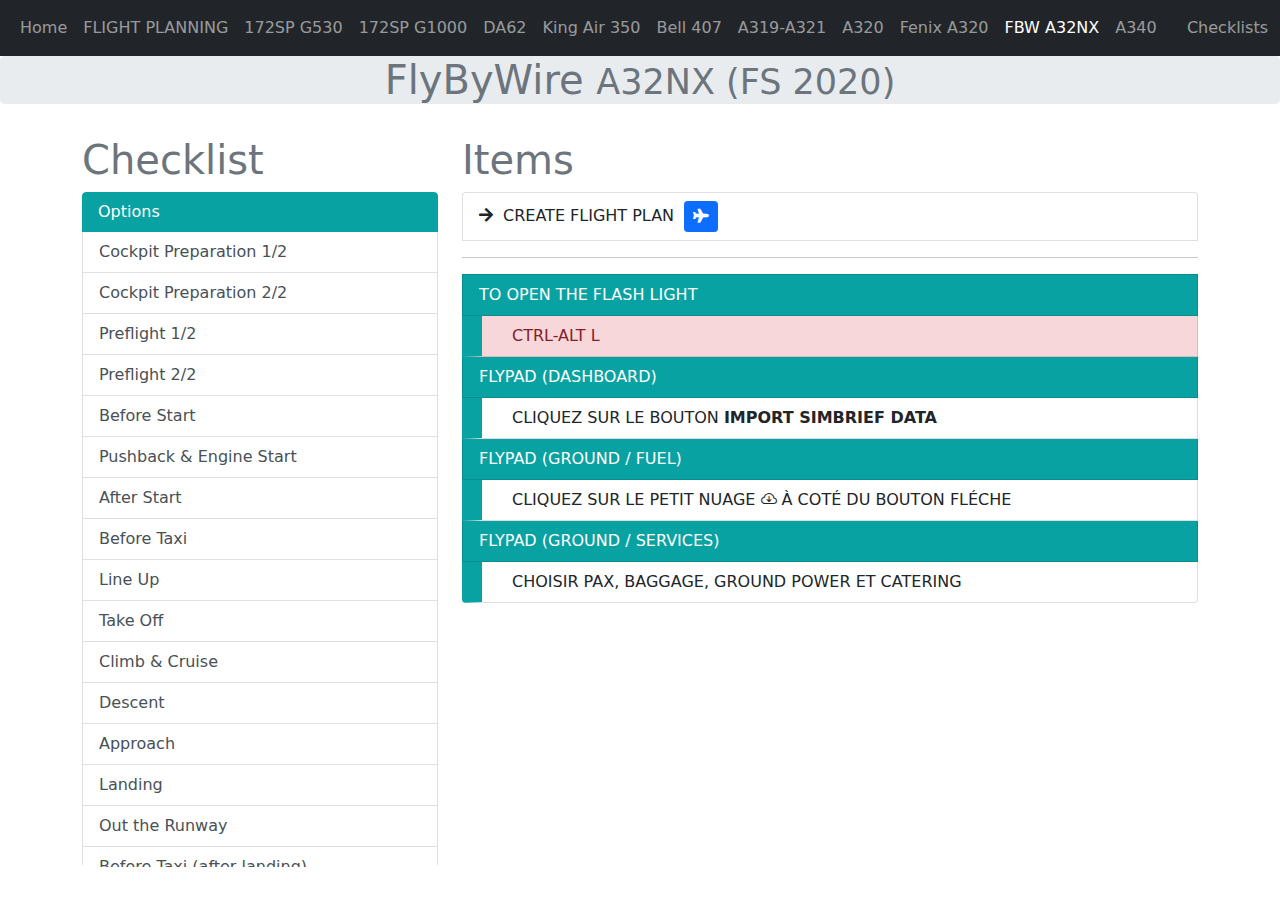
<file: flyByWireA32NX.html>
<!doctype html>
    <html lang="en">
    <head>
        <title>Checklists pour MSFS 2020</title>
        <meta charset="UTF-8">
        <meta name="Content-Type" content="UTF-8">
        <meta name="Content-Language" content="fr">
        <meta name="Author" content="Coussini">
        <meta name="Viewport" content="width=device-width, initial-scale=1">
        <link rel="stylesheet" href="css/bootstrap.min.css">
        <link rel="stylesheet" href="https://use.fontawesome.com/releases/v5.7.0/css/all.css">	
        <link rel="stylesheet" href="https://cdn.jsdelivr.net/npm/bootstrap-icons@1.7.2/font/bootstrap-icons.css">        
        <link rel="stylesheet" href="css/style.css">
        <script src="js/bootstrap.bundle.min.js"></script>
        <script src="js/jquery.min.js"></script>
    </head>
    <body>
        <!--Navigation bar-->
        <div id="nav-placeholder">
        </div>
        <script>
            $("#nav-placeholder").load("nav.html");
        </script>
        <!--end of Navigation bar-->
        <div class="jumbotron jumbotron-fluid">
            <div class="container">
                <h1 class="text-center text-muted">FlyByWire <small>A32NX (FS 2020)</small></h1>
            </div>
        </div>
        <!--Copier le modèle vierge ici-->	
        <div class="container">
            <div class="row">
                <div class="col-4">
                    <h1 class="text-muted">Checklist</h1>
                    <div class="list-group defile" id="list-tab">
                        <a class="list-group-item list-group-item-action active" data-bs-toggle="list" href="#list-option">Options</a>
                        <a class="list-group-item list-group-item-action" data-bs-toggle="list" href="#list-cockpit-prepar1">Cockpit Preparation 1/2</a>
                        <a class="list-group-item list-group-item-action" data-bs-toggle="list" href="#list-cockpit-prepar2">Cockpit Preparation 2/2</a>
                        <a class="list-group-item list-group-item-action" data-bs-toggle="list" href="#list-cockpit-preflight1">Preflight 1/2</a>
                        <a class="list-group-item list-group-item-action" data-bs-toggle="list" href="#list-cockpit-preflight2">Preflight 2/2</a>
                        <a class="list-group-item list-group-item-action" data-bs-toggle="list" href="#list-before-start">Before Start</a>
                        <a class="list-group-item list-group-item-action" data-bs-toggle="list" href="#list-pushback-engine-start">Pushback & Engine Start</a>
                        <a class="list-group-item list-group-item-action" data-bs-toggle="list" href="#list-after-start">After Start</a>
                        <a class="list-group-item list-group-item-action" data-bs-toggle="list" href="#list-before-taxi">Before Taxi</a>
                        <a class="list-group-item list-group-item-action" data-bs-toggle="list" href="#list-lineup">Line Up</a>
                        <a class="list-group-item list-group-item-action" data-bs-toggle="list" href="#list-take-off">Take Off</a>
                        <a class="list-group-item list-group-item-action" data-bs-toggle="list" href="#list-climb-cruise">Climb & Cruise</a>
                        <a class="list-group-item list-group-item-action" data-bs-toggle="list" href="#list-descent">Descent</a>
                        <a class="list-group-item list-group-item-action" data-bs-toggle="list" href="#list-approach">Approach</a>
                        <a class="list-group-item list-group-item-action" data-bs-toggle="list" href="#list-landing">Landing</a>
                        <a class="list-group-item list-group-item-action" data-bs-toggle="list" href="#list-out-the-runway">Out the Runway</a>
                        <a class="list-group-item list-group-item-action" data-bs-toggle="list" href="#list-before-taxi">Before Taxi (after landing)</a>
                        <a class="list-group-item list-group-item-action" data-bs-toggle="list" href="#list-parking">Parking</a>
                        <a class="list-group-item list-group-item-action" data-bs-toggle="list" href="#list-securing">Securing Aircraft</a>
                    </div>
                </div>
                <div class="col-8">
                    <h1 class="text-muted">Items</h1>
                    <div class="tab-content" id="nav-tabContent">
                        <div class="tab-pane active show" id="list-option">
                            <ul class="list-group">
                                <li class="list-group-item titre-sans-element-primaire">CREATE FLIGHT PLAN<button type="button" class="btn btn-primary btn-sm" data-bs-toggle="modal" data-bs-target="#modal-flight-plan"><i class="fas fa-plane"></i></button></li>
                                <hr>
                                <li class="list-group-item titre-et-element-primaire">TO OPEN THE FLASH LIGHT</li>
                                <li class="list-group-item element-primaire list-group-item-danger">CTRL-ALT L</li>
                                <li class="list-group-item titre-et-element-primaire">FLYPAD (DASHBOARD)</li>
                                <li class="list-group-item element-primaire">CLIQUEZ SUR LE BOUTON <strong>IMPORT SIMBRIEF DATA</strong></li>
                                <li class="list-group-item titre-et-element-primaire">FLYPAD (GROUND / FUEL)</li>
                                <li class="list-group-item element-primaire">CLIQUEZ SUR LE PETIT NUAGE <i class="bi-cloud-arrow-down"></i> À COTÉ DU BOUTON FLÉCHE</li>
                                <li class="list-group-item titre-et-element-primaire">FLYPAD (GROUND / SERVICES)</li>
                                <li class="list-group-item element-primaire">CHOISIR PAX, BAGGAGE, GROUND POWER ET CATERING</li>
                            </ul>
                        </div>
                        <div class="tab-pane" id="list-cockpit-prepar1">
                            <ul class="list-group">
                                <li class="list-group-item titre-et-element-primaire">PEDESTAL (optionnal)</li>
                                <li class="list-group-item element-primaire">WEATHER RADAR (SYS) & (PWS) <kbd>OFF</kbd></li>
                                <li class="list-group-item element-primaire">IGNITION SELECTOR <kbd>NORMAL</kbd></li>
                                <li class="list-group-item element-primaire">ENGINE MASTER 1 & 2 <kbd>OFF</kbd></li>
                                <li class="list-group-item element-primaire list-group-item-danger">THROTTLE LEVERS <kbd>IDLE</kbd></li>
                                <li class="list-group-item element-primaire">LANDING GEAR <kbd>DOWN</kbd></li>
                                <li class="list-group-item element-primaire list-group-item-danger">PARKING BRAKE <kbd>SET</kbd></li>
                                <li class="list-group-item titre-et-element-primaire">OVERHEAD</li>
                                <li class="list-group-item element-primaire">EXTERIOR POWER	<kbd>ON</kbd></li>
                                <li class="list-group-item element-primaire">BATTERY 1 & 2  <kbd>ON</kbd></li>
                                <hr>
                                <li class="list-group-item titre-et-element-primaire">INSTRUMENT PANEL (LIGHTS)</li>
                                <li class="list-group-item element-primaire">CPT PFD & ND <kbd>BRT</kbd></li>
                                <li class="list-group-item element-primaire">CO-PI PFD & ND <kbd>BRT</kbd></li>
                                <li class="list-group-item element-primaire">ECAM UPPER AND LOWER <kbd>BRT</kbd></li>
                                <li class="list-group-item element-primaire">MCDU LEFT & RIGHT <kbd>BRT</kbd></li>
                                <li class="list-group-item titre-et-element-primaire">(COVID)-OVERHEAD</li>
                                <li class="list-group-item element-primaire">PACK 1 & 2  <kbd>OFF</kbd></li>
                                <li class="list-group-item element-primaire">APU MASTER <kbd>ON</kbd></li>
                                <li class="list-group-item element-primaire">APU START <kbd>ON</kbd></li>
                                <li class="list-group-item element-primaire"><i class="fas fa-circle-notch fa-spin"></i>&nbsp;&nbsp;("WAIT UNTIL AVAIL (ECAM APU)")</li>
                                <li class="list-group-item element-primaire list-group-item-danger">EXTERIOR POWER <kbd>OFF</kbd></li>
                                <li class="list-group-item element-primaire list-group-item-danger">APU BLEED <kbd>ON</kbd></li>
                                <li class="list-group-item element-primaire">PACK 1 & 2 <kbd>ON</kbd> (NO LIGHT)</li>
                            </ul>
                        </div>
                        <div class="tab-pane" id="list-cockpit-prepar2">
                            <ul class="list-group">
                                <li class="list-group-item titre-et-element-primaire">OVERHEAD LEFT (BOTTOM TO TOP)</li>
                                <li class="list-group-item element-primaire">CREW SUPPLY <kbd>OFF</kbd></li>
                                <li class="list-group-item element-primaire">GND CTL <kbd>ON</kbd></li>
                                <li class="list-group-item element-primaire">IR1 & IR2 & IR3 <kbd>NAV</kbd></li>
                                <li class="list-group-item titre-et-element-primaire">OVERHEAD CENTER (BOTTOM TO TOP)</li>
                                <li class="list-group-item element-primaire element-lumiere">NAV & LOGO <kbd>1</kbd></li>
                                <li class="list-group-item element-primaire element-lumiere">STROBE <kbd>AUTO</kbd></li>
                                <li class="list-group-item element-primaire">OVHD INTEG LIGHT	<kbd>BRT</kbd></li>
                                <li class="list-group-item element-primaire">DOME LIGHT	<kbd>BRT</kbd></li>
                                <li class="list-group-item element-primaire">ANN LT	<kbd>TEST</kbd></li>
                                <li class="list-group-item element-primaire">APU FIRE <kbd>TEST</kbd></li>
                                <li class="list-group-item titre-et-element-primaire">ECAM SYSTEM CHECK</li>
                                <li class="list-group-item element-primaire">HYD <kbd>PRESS</kbd> (CHECK HYDRAULIC LEVEL)</li>
                                <li class="list-group-item element-primaire">ENG <kbd>PRESS</kbd> (CHECK OIL LEVEL)</li>
                                <li class="list-group-item element-primaire">DOOR <kbd>PRESS</kbd> (OXYGEN LEVEL MUST BE GREEN)</li>
                                <li class="list-group-item titre-sans-element-primaire">DOING WALK AROUND CHECK</li>
                            </ul>
                        </div>
                        <div class="tab-pane" id="list-cockpit-preflight1">
                            <ul class="list-group">
                                <li class="list-group-item titre-et-element-primaire">IMPORTING & INSERTING FLIGHT PLAN USING MCDU (FMC)</li>
                                <li class="list-group-item element-primaire">IMPORTING DATA INTO MCDU (SIMBRIEF)<button type="button" class="btn btn-primary btn-sm" data-bs-toggle="modal" data-bs-target="#modal-importing-simbrief-into-mcdu-FBW"><i class="fas fa-keyboard"></i></button></li>
                                <li class="list-group-item element-primaire">INSERTING MCDU <kbd>DATA</kbd><button type="button" class="btn btn-primary btn-sm" data-bs-toggle="modal" data-bs-target="#modal-enter-mcdu-data"><i class="fas fa-keyboard"></i></button></li>
                                <li class="list-group-item element-primaire">INSERTING MCDU <kbd>INIT</kbd> <kbd>A</kbd><button type="button" class="btn btn-primary btn-sm" data-bs-toggle="modal" data-bs-target="#modal-enter-mcdu-inita"><i class="fas fa-keyboard"></i></button></li>
                                <li class="list-group-item element-primaire">INSERTING MCDU <kbd>F-PLN</kbd> DEPARTURE (SIMBRIEF)<button type="button" class="btn btn-primary btn-sm" data-bs-toggle="modal" data-bs-target="#modal-enter-mcdu-fpln-departure"><i class="fas fa-keyboard"></i></button></li>
                                <li class="list-group-item element-primaire">INSERTING MCDU <kbd>F-PLN</kbd> WAYPOINTS<button type="button" class="btn btn-primary btn-sm" data-bs-toggle="modal" data-bs-target="#modal-enter-mcdu-fpln-waypoints"><i class="fas fa-keyboard"></i></button></li>
                                <li class="list-group-item element-primaire">INSERTING MCDU <kbd>F-PLN</kbd> AIRWAYS<button type="button" class="btn btn-primary btn-sm" data-bs-toggle="modal" data-bs-target="#modal-enter-mcdu-fpln-airways"><i class="fas fa-keyboard"></i></button></li>
                                <li class="list-group-item element-primaire">INSERTING MCDU <kbd>F-PLN</kbd> ARRIVAL (SIMBRIEF)<button type="button" class="btn btn-primary btn-sm" data-bs-toggle="modal" data-bs-target="#modal-enter-mcdu-fpln-arrival"><i class="fas fa-keyboard"></i></button> <span class="tresimportant">(BYPASS FOR ANY LONG TRIP)</span></li>
                                <li class="list-group-item element-primaire">INSERTING MCDU <kbd>F-PLN</kbd> VALIDATION<button type="button" class="btn btn-primary btn-sm" data-bs-toggle="modal" data-bs-target="#modal-enter-mcdu-fpln-validation"><i class="fas fa-keyboard"></i></button></li>
                                <li class="list-group-item element-primaire">INSERTING MCDU <kbd>SEC F-PLN</kbd> COPY PRIMARY F-PLN<strong> NOT WORKING IN FBW</strong><button type="button" class="btn btn-primary btn-sm" data-bs-toggle="modal" data-bs-target="#modal-enter-mcdu-secfpln"><i class="fas fa-keyboard"></i></button></li>
                                <li class="list-group-item element-primaire">INSERTING MCDU <kbd>RAD NAV</kbd><button type="button" class="btn btn-primary btn-sm" data-bs-toggle="modal" data-bs-target="#modal-enter-mcdu-radnav"><i class="fas fa-keyboard"></i></button></li>
                                <li class="list-group-item element-primaire">INSERTING MCDU <kbd>INIT</kbd> <kbd>B</kbd> (SIMBRIEF)<button type="button" class="btn btn-primary btn-sm" data-bs-toggle="modal" data-bs-target="#modal-enter-mcdu-initb"><i class="fas fa-keyboard"></i></button></li>
                                <li class="list-group-item element-primaire">INSERTING MCDU <kbd>PROG</kbd><button type="button" class="btn btn-primary btn-sm" data-bs-toggle="modal" data-bs-target="#modal-enter-mcdu-prog"><i class="fas fa-keyboard"></i></button></li>
                                <li class="list-group-item element-primaire">INSERTING MCDU <kbd>PERF</kbd><button type="button" class="btn btn-primary btn-sm" data-bs-toggle="modal" data-bs-target="#modal-enter-mcdu-perf"><i class="fas fa-keyboard"></i></button></li>
                            </ul>
                        </div>
                        <div class="tab-pane" id="list-cockpit-preflight2">
                            <ul class="list-group">
                                <li class="list-group-item">SEATBELTS <kbd>ON</kbd></li>
                                <li class="list-group-item">NO SMOKING <kbd>AUTO</kbd></li>
                                <li class="list-group-item">EMER EXIT LT <kbd>ARM</kbd> (1 clic)</li>
                                <li class="list-group-item">FUEL PUMPS (6) <kbd>ON</kbd></li>
                            </ul>
                        </div>
                        <div class="tab-pane" id="list-before-start">
                            <ul class="list-group">

                                <li class="list-group-item titre-sans-element-primaire">IN AVITAB, SEARCH FOR THE DEPARTURE AIRPORT ATIS FREQ</li>
                                <li class="list-group-item">ATIS FREQ ON RADIO  <kbd>SET</kbd></li>
                                <li class="list-group-item">BARO DEPARTURE <kbd>SET</kbd></li>
                                <li class="list-group-item">VHF1 BUTTON <kbd>OFF</kbd> (NO WHITE)</li>
                                <hr>
                                <li class="list-group-item">ALTITUDE <kbd>SET</kbd></li>
                                <li class="list-group-item">FCU MODE SELECT <kbd>ARC</kbd></li>
                                <li class="list-group-item">FCU ZOOM SELECT <kbd>20</kbd></li>
                                <li class="list-group-item">TERR ON ND <kbd>ON</kbd></li>
                                <li class="list-group-item">TRANSPONDER MODE <kbd>AUTO</kbd></li>
                                <li class="list-group-item">ENTER SQUAT NUMBER <kbd>1577</kbd></li>
                                <li class="list-group-item">TCAS <kbd>ABV</kbd></li>
                                <li class="list-group-item element-lumiere">BEACON <kbd>ON</kbd></li>
                                <hr>
                                <li class="list-group-item titre-et-element-primaire">FLYPAD (GROUND)</li>
                                <li class="list-group-item element-primaire">FERMER LES PAX, BAGGAGE, EXT. POWER ET CATERING</li>
                                <li class="list-group-item titre-sans-element-primaire">CHECK THAT ALL DOORS ARE CLOSE</li>                            </ul>
                        </div>
                        <div class="tab-pane" id="list-pushback-engine-start">
                            <ul class="list-group">
                                <li class="list-group-item titre-et-element-primaire">BETTER PUSHBACK</li>
                                <li class="list-group-item element-primaire">PRE-PLAN <kbd>EXECUTE</kbd></li>
                                <li class="list-group-item element-primaire">PUSHBACK <kbd>START</kbd></li>
                                <hr>
                                <li class="list-group-item titre-et-element-primaire">ENGINE START</li>
                                <li class="list-group-item element-primaire">ENGINE MODE <kbd>START</kbd></li>
                                <li class="list-group-item element-primaire list-group-item-danger">ENGINE 1 <kbd>START</kbd></li>
                                <li class="list-group-item element-primaire">CHRONO <kbd>START</kbd></li>
                                <li class="list-group-item element-primaire"><i class="fas fa-circle-notch fa-spin"></i>&nbsp;&nbsp;("WAIT UNTIL ENGINE 1 N1 AVAILABLE ")</li>
                                <li class="list-group-item element-primaire">CHRONO <kbd>STOP</kbd></li>
                                <li class="list-group-item element-primaire list-group-item-danger">ENGINE 2 <kbd>START</kbd></li>
                                <li class="list-group-item element-primaire">CHRONO <kbd>START</kbd></li>
                                <li class="list-group-item element-primaire"><i class="fas fa-circle-notch fa-spin"></i>&nbsp;&nbsp;("WAIT UNTIL ENGINE 2 N1 AVAILABLE ")</li>
                                <li class="list-group-item element-primaire">CHRONO <kbd>STOP</kbd></li>
                            </ul>
                        </div>
                        <div class="tab-pane" id="list-after-start">
                            <ul class="list-group">
                                <li class="list-group-item">ENGINE MODE <kbd>NORM</kbd></li>
                                <li class="list-group-item">GROUND SPOILER <kbd>ARM</kbd></li>
                                <li class="list-group-item">RUD TRIM <kbd>RESET</kbd></li>
                                <li class="list-group-item">FLAPS <kbd>SET FOR TAKOFF</kbd></li>
                                <li class="list-group-item">TRIM <kbd>SET FOR TAKOFF</kbd></li>
                                <li class="list-group-item">APU BLEED <kbd>OFF</kbd></li>
                                <li class="list-group-item">APU MASTER <kbd>OFF</kbd></li>
                            </ul>
                        </div>
                        <div class="tab-pane" id="list-before-taxi">
                            <ul class="list-group">
                                <li class="list-group-item element-lumiere">RUNWAY TURN <kbd>ON</kbd></li>
                                <li class="list-group-item element-lumiere">NOSE LIGHT <kbd>TAXI</kbd></li>
                                <li class="list-group-item element-lumiere">WING <kbd>ON</kbd></li>
                                <li class="list-group-item titre-sans-element-primaire">TAXING RUNWAY <kbd>20 KNOTS</kbd></li>
                            </ul>
                        </div>
                        <div class="tab-pane" id="list-lineup">
                            <ul class="list-group">
                                <li class="list-group-item titre-et-element-primaire">ECAM F/CTL MENU</li>
                                <li class="list-group-item element-primaire">FLIGHT CONTROL <kbd>CHECK</kbd></li>
                                <li class="list-group-item">RADAR <kbd>ON</kbd></li>
                                <li class="list-group-item">WINDSHIELD <kbd>ON</kbd></li>
                                <li class="list-group-item">TCAS <kbd>TA/RA</kbd></li>
                                <li class="list-group-item">AUTO BRAKE <kbd>MAX</kbd></li>
                                <li class="list-group-item">CALL FWD (OVERHEAD) <kbd>PUSH</kbd> (CLEAR CONFIGURATION STATUS ECAM)</li>
                                <li class="list-group-item">TEST T.O CONFIG <kbd>PUSH</kbd></li>
                                <li class="list-group-item element-lumiere">LAND <kbd>ON</kbd></li>
                                <li class="list-group-item element-lumiere">NOSE <kbd>T.O.</kbd></li>
                            </ul>
                        </div>
                        <div class="tab-pane" id="list-take-off">
                            <ul class="list-group">
                                <li class="list-group-item list-group-item-danger">PARKING BRAKE <kbd>SET</kbd></li>
                                <li class="list-group-item">CHRONO <kbd>START</kbd></li>
                                <li class="list-group-item">THROTTLE N1 <kbd>50%</kbd></li>
                                <li class="list-group-item">PARKING BRAKE <kbd>RELEASE</kbd></li>
                                <li class="list-group-item">THROTTLE N1 <kbd>FLEX/TOGA</kbd></li>
                                <li class="list-group-item titre-sans-element-primaire important">JOYSTICK DOWN UNTIL 80KTS; NEUTRAL AT 100KTS</li>
                                <hr>
                                <li class="list-group-item titre-et-element-primaire">VR - POSITIVE RATE</li>
                                <li class="list-group-item element-primaire">LANDING GEAR <kbd>UP</kbd></li>
                                <li class="list-group-item element-primaire">GROUND SPOILER <kbd>DISARMED</kbd></li>
                                <li class="list-group-item titre-et-element-primaire">FOLLOW FLIGHT DIRECTOR</li>
                                <li class="list-group-item element-primaire">PFD "LVR CLB" <kbd>THROTTLE LEVERS CLB</kbd></li>
                                <li class="list-group-item element-primaire"><kbd class="pfd-airspeed">-F</kbd> FLAPS <kbd>UP</kbd></li>
                                <li class="list-group-item element-primaire"><kbd class="pfd-airspeed">-S</kbd> FLAPS <kbd>RETRACT</kbd></li>
                                <hr>
                                <li class="list-group-item list-group-item-danger">FCU AP1 <kbd>ON</kbd> ONLY WHEN THR ON CLB</li>
                                <li class="list-group-item">ECAM CRUISE (TAT) -> 10°C (CLOUDY) <kbd>ENG ICE ON</kbd></li>
                                <li class="list-group-item element-lumiere">RUNWAY TURN <kbd>OFF</kbd></li>
                                <li class="list-group-item element-lumiere">NOSE LIGHT <kbd>OFF</kbd></li>
                            </ul>
                        </div>
                        <div class="tab-pane" id="list-climb-cruise">
                            <ul class="list-group">
                                <li class="list-group-item titre-et-element-primaire">GENERAL RULES (PASSING 10000 FT)</li>
                                <li class="list-group-item element-primaire element-lumiere">LAND <kbd>OFF</kbd> (1 clic)</li>
                                <li class="list-group-item element-primaire">SEATBELTS <kbd>OFF</kbd></li>
                                <li class="list-group-item titre-et-element-primaire">QNH FLASHING (PASSING TRANSITION ALT)</li>
                                <li class="list-group-item element-primaire">BARO <kbd>PULL</kbd> TO STD (flèche vers la bas)</li>
                                <li class="list-group-item titre-et-element-primaire">CRUISING</li>
                                <li class="list-group-item element-primaire list-group-item-danger">TCAS <kbd>N</kbd></li>
                                <hr>
                                <li class="list-group-item titre-et-element-primaire">FIND THE ALTITUDE ILS POINT (WAYPOINT) & DETERMINE T.O.D</li>
                                <li class="list-group-item element-primaire">CLICK TWICE <kbd>F-PLN</kbd> </li>
                                <li class="list-group-item element-primaire">CLICK MDCU L1 BUTTON</li>
                                <li class="list-group-item element-primaire">CLICK MDCU FIX INFO</li>
                                <li class="list-group-item element-primaire">TYPE THE REFERENCE WAYPOINT AND CLICK L1</li>
                                <li class="list-group-item element-primaire">TYPE RADIUS AGAINST CALCULATOR FLYPAD (TOD)</li>
                                <hr>
                                <li class="list-group-item titre-et-element-primaire">60 NM before T/D</li>
                                <li class="list-group-item element-primaire list-group-item-danger">CRUISE PAGE <kbd>PROG</kbd><button type="button" class="btn btn-primary btn-sm" data-bs-toggle="modal" data-bs-target="#modal-enter-mcdu-prog"><i class="fas fa-keyboard"></i></button></li>
                                <li class="list-group-item element-primaire titre-sans-element-primaire">IN AVITAB, SEARCH FOR THE ARRIVAL AIRPORT ATIS FREQ</li>
                                <li class="list-group-item element-primaire titre-sans-element-primaire">IF ATIS NOT AVAILABLE, USE AVITAB WEATHER DATA</li>
                                <li class="list-group-item element-primaire">CHECK & REVIEW <kbd>APPROACH CHARTS</kbd></li>
                                <li class="list-group-item element-primaire">INSERTING MCDU (APPR PAGE) <kbd>PERF</kbd><button type="button" class="btn btn-primary btn-sm" data-bs-toggle="modal" data-bs-target="#modal-enter-mcdu-perf"><i class="fas fa-keyboard"></i></button></li>
                                <li class="list-group-item element-primaire list-group-item-danger">ALTITUDE ARRIVAL <kbd>SET</kbd></li>
                            </ul>
                        </div>
                        <div class="tab-pane" id="list-descent">
                            <ul class="list-group">
                                <li class="list-group-item titre-et-element-primaire">AT 5 NM FROM THE DESCENT POINT</li>
                                <li class="list-group-item element-primaire">ALTITUDE BUTTON <kbd>PUSH</kbd> (Flèche vers le haut)</li>
                                <li class="list-group-item element-primaire list-group-item-danger">TCAS <kbd>BLW</kbd></li>
                                <hr>
                                <li class="list-group-item titre-et-element-primaire">GENERAL RULES (PASSING 10000 FT)</li>
                                <li class="list-group-item element-primaire element-lumiere">LAND <kbd>ON</kbd> (3 clic)</li>
                                <li class="list-group-item element-primaire">SEATBELTS <kbd>ON</kbd></li>
                                <li class="list-group-item element-primaire">AUTO/BRAKE <kbd>LOW or MED</kbd></li>
                                <li class="list-group-item element-primaire">FCU "LS" <kbd>ON</kbd> (AS REQUIRED)</li>
                                <hr>
                                <li class="list-group-item titre-et-element-primaire">STD FLASHING (PASSING TRANSITION ALT)</li>
                                <li class="list-group-item element-primaire">BARO <kbd>PUSH</kbd> TO SET (flèche vers le haut)</li>
                                <li class="list-group-item element-primaire titre-sans-element-primaire">IF ATIS NOT AVAILABLE, USE AVITAB WEATHER DATA</li>
                                <li class="list-group-item element-primaire">BARO ARRIVAL <kbd>SET</kbd></li>
                                <hr>

                            </ul>
                        </div>
                        <div class="tab-pane" id="list-approach">
                            <ul class="list-group">
                                <li class="list-group-item titre-et-element-primaire">AFTER DECEL WAYPOINT</li>
                                <li class="list-group-item element-primaire">GROUND SPOILER <kbd>SET</kbd> (IF FASTER THAN 230 KNOTS)</li>
                                <hr>
                                <li class="list-group-item titre-et-element-primaire">GREEN DOT (PFD)</li>
                                <li class="list-group-item element-primaire">FLAPS <kbd>1</kbd></li>
                                <li class="list-group-item titre-et-element-primaire">RUNWAY IN LINE</li>
                                <li class="list-group-item element-primaire">FCU APPR <kbd>ON</kbd></li>
                                <li class="list-group-item element-primaire">FCU AP2 <kbd>ON</kbd></li>
                                <li class="list-group-item titre-et-element-primaire">S-SPEED (PFD)</li>
                                <li class="list-group-item element-primaire">FLAPS <kbd>2</kbd></li>
                                <li class="list-group-item element-primaire">LANDING GEAR <kbd>DOWN</kbd></li>
                                <li class="list-group-item element-primaire">GROUND SPOILER <kbd>ARMED</kbd></li>
                                <li class="list-group-item element-primaire element-lumiere">NOSE LIGHT <kbd>T.O</kbd></li>
                                <li class="list-group-item titre-et-element-primaire">F-SPEED (PFD)</li>
                                <li class="list-group-item element-primaire">FLAPS <kbd>3</kbd></li>
                                <li class="list-group-item element-primaire">FLAPS <kbd>FULL</kbd></li>
                            </ul>
                        </div>
                        <div class="tab-pane" id="list-landing">
                            <ul class="list-group">
                                <li class="list-group-item titre-et-element-primaire">PASSING 400 FEET</li>
                                <li class="list-group-item element-primaire">AUTOPILOT <kbd>DISCONNECT</kbd></li>
                                <hr>
                                <li class="list-group-item titre-et-element-primaire">"RETARD RETARD"</li>
                                <li class="list-group-item element-primaire">THROTTLE LEVERS <kbd>IDLE</kbd></li>
                                <li class="list-group-item element-primaire">REVERSE <kbd>FULL</kbd></li>
                                <li class="list-group-item element-primaire">BRAKES <kbd>AS REQUIRED</kbd></li>
                                <hr>
                                <li class="list-group-item titre-et-element-primaire">"AT 70 KTS"</li>
                                <li class="list-group-item element-primaire">REVERSE <kbd>IDLE</kbd></li>
                            </ul>
                        </div>
                        <div class="tab-pane" id="list-out-the-runway">
                            <ul class="list-group">
                                <li class="list-group-item">WEATHER RADAR (SYS) & (PWS) <kbd>OFF</kbd></li>
                                <li class="list-group-item">GROUND SPOILER <kbd>DISARMED</kbd></li>
                                <li class="list-group-item">FLAPS <kbd>UP</kbd></li>
                                <li class="list-group-item">TCAS <kbd>N</kbd></li>
                                <li class="list-group-item element-lumiere">LAND <kbd>OFF</kbd></li>
                                <li class="list-group-item list-group-item-danger">APU MASTER <kbd>ON</kbd></li>
                                <li class="list-group-item list-group-item-danger"><i class="fas fa-circle-notch fa-spin"></i>&nbsp;&nbsp;("WAIT UNTIL FLAPS OPEN (ECAM APU)")</li>
                                <li class="list-group-item list-group-item-danger">APU START <kbd>ON</kbd></li>
                            </ul>
                        </div>
                        <div class="tab-pane" id="list-parking">
                            <ul class="list-group">
                                <li class="list-group-item titre-et-element-primaire">WHEEL VIEW (PARKING HELP)</li>
                                <li class="list-group-item element-primaire">Pass to outside view and type <kbd>CTR SHIFT 4</kbd></li>
                                <hr>
                                <li class="list-group-item list-group-item-danger">PARKING BRAKE <kbd>SET</kbd></li>
                                <li class="list-group-item">APU BLEED <kbd>ON</kbd></li>
                                <li class="list-group-item">ENGINE 1 <kbd>OFF</kbd></li>
                                <li class="list-group-item">ENGINE 2 <kbd>OFF</kbd></li>
                                <li class="list-group-item">TCAS <kbd>STBY</kbd></li>
                                <li class="list-group-item element-lumiere">STROBE <kbd>OFF</kbd></li>
                                <li class="list-group-item element-lumiere">BEACON <kbd>OFF</kbd></li>
                                <li class="list-group-item element-lumiere">WING <kbd>OFF</kbd></li>
                                <li class="list-group-item element-lumiere">RUNWAY TURN <kbd>OFF</kbd></li>
                                <li class="list-group-item element-lumiere">NOSE LIGHT <kbd>OFF</kbd></li>
                                <li class="list-group-item">SEATBELTS <kbd>OFF</kbd></li>
                                <li class="list-group-item">FUEL PUMPS (6) <kbd>OFF</kbd></li>
                                <li class="list-group-item">IR1 & IR2 & IR3 <kbd>OFF</kbd></li>
                            </ul>
                        </div>
                        <div class="tab-pane" id="list-securing">
                            <ul class="list-group">
                                <li class="list-group-item titre-et-element-primaire">FLYPAD (GROUND)</li>
                                <li class="list-group-item element-primaire">CHOISIR PAX, BAGGAGE, EXT. POWER ET CATERING</li>
                                <hr>
                                <li class="list-group-item element-lumiere">NAV & LOGO <kbd>OFF</kbd></li>
                                <li class="list-group-item">NO SMOKING <kbd>OFF</kbd></li>
                                <li class="list-group-item">EMER EXIT LT <kbd>OFF</kbd></li>
                                <hr>
                                <li class="list-group-item titre-et-element-primaire"> WHEN PASSENGER ARE GONES</li>
                                <li class="list-group-item element-primaire">APU BLEED <kbd>OFF</kbd></li>
                                <li class="list-group-item element-primaire">APU MASTER <kbd>OFF</kbd></li>
                                <li class="list-group-item element-primaire">APU START <kbd>OFF</kbd></li>
                                <li class="list-group-item element-primaire">BATTERY 1 & 2 <kbd>OFF</kbd></li>
                            </ul>
                        </div>
                    </div>
                </div>
            </div>    
        </div>    
        <!-- 	modal flight plan here -->						
        <div class="modal" id="modal-flight-plan" tabindex="-1">
            <div class="modal-dialog modal-dialog-centered modal-dialog-scrollable">
                <div class="modal-content">
                    <div class="modal-header">
                        <h5 class="modal-title">CREATE FLIGHT PLAN</h5>
                    </div>
                    <div class="modal-body">
                        <ul class="list-group">
                            <li class="list-group-item titre-fonce">SIMBRIEF (Desktop)</li>
                            <li class="list-group-item">Créé un vol; Générer le plan de vol;</li>
                            <li class="list-group-item">À la page 2 du document PDF preview, copier le « routing »</li>
                            <li class="list-group-item titre-fonce">LITTLE NAVMAP (Desktop)</li>
                            <li class="list-group-item">Choisir l’option nouveau plan de vol à partir de la description de l’itinéraire</li>
                            <li class="list-group-item">Enlever les références de pistes (genre "/24r")</li>
                            <li class="list-group-item">Cliquez sur lire la description de l’itinéraire</li>
                            <li class="list-group-item">Cliquez sur créer un plan de vol</li>
                            <li class="list-group-item">Dans la planification de vol, cliquez sur les aéroports pour ajouter les sid ou les star ou les procédures d’approche selon le cas.</li>
                            <li class="list-group-item">Cliquez sur l’icône correspondant au profil d’élévation du plan de vol pour l’<span class="important">ALTITUDE SÉCURITAIRE</span> à utiliser pour ce vol (la ligne rouge de ce graphique indique le niveau à respecter)</li>
                        </ul>
                    </div>
                    <div class="modal-footer">
                        <button type="button" class="btn btn-secondary" data-bs-dismiss="modal">Close</button>
                    </div>
                </div>
            </div>
        </div>
        <!-- 	modal insert MCDU FBW -->						
        <div class="modal" id="modal-importing-simbrief-into-mcdu-FBW" tabindex="-1">
            <div class="modal-dialog modal-dialog-centered modal-dialog-scrollable modal-lg">
                <div class="modal-content">
                    <div class="modal-header">
                        <h5 class="modal-title">IMPORTING SIMBRIEF INTO MCDU (FOR FBW)</h5>
                    </div>
                    <div class="modal-body">
                        <ul class="list-group">
                            <li class="list-group-item titre-et-element-primaire">IMPORTATION DU PLAN DE VOL DE SIMBRIEF VIA LE MDCU</li>
                            <li class="list-group-item">Cliquez sur le bouton <kbd>MCDU</kbd></li>
                            <li class="list-group-item">Cliquez sur le bouton à gauche de ATSU</li>
                            <li class="list-group-item">Cliquez sur le bouton à droite de AOC MENU</li>
                            <li class="list-group-item">Cliquez sur le bouton à gauche de INIT/PRESS</li>
                            <li class="list-group-item">Cliquez sur le bouton à droite de INIT DATA REQ*</li>
                            <li class="list-group-item">Cliquez sur le bouton <kbd>INIT</kbd> <kbd>A</kbd></li>
                            <li class="list-group-item">Cliquez sur le bouton à droite de INIT REQUEST* <span class="tresimportant">  Si pas présent, re-initialiser départ/arrivée</span></li>
                            <li class="list-group-item titre-et-element-primaire">INITIALISER LES IRS</li>
                            <li class="list-group-item">Cliquez sur le bouton à droite de IRS INIT</li>
                            <li class="list-group-item">Cliquez sur le bouton à droite de ALIGN ON REF</li>
                            <li class="list-group-item">Cliquez sur le bouton à droite de CONFIRM ALIGN*</li>
                            <li class="list-group-item titre-et-element-primaire">IMPORTATION DES CHARGES SELON SIMBRIEF</li>
                            <li class="list-group-item">Cliquez sur le bouton <kbd>MCDU</kbd></li>
                            <li class="list-group-item">Cliquez sur le bouton à gauche de ATSU</li>
                            <li class="list-group-item">Cliquez sur le bouton à droite de AOC MENU</li>
                            <li class="list-group-item">Cliquez sur le bouton à gauche de W/B</li>
                            <li class="list-group-item">Cliquez sur le bouton à droite de SEND*</li>
                            <li class="list-group-item titre-et-element-primaire">EMBARQUEMENT DES PASSAGERS</li>
                            <li class="list-group-item">Cliquez sur le bouton à droite de START*</li>
                        </ul>
                    </div>
                    <div class="modal-footer">
                        <button type="button" class="btn btn-secondary" data-bs-dismiss="modal">Close</button>
                    </div>
                </div>
            </div>
        </div>
        <!--    modal insert MCDU (DATA) data -->                       
        <div class="modal" id="modal-enter-mcdu-data" tabindex="-1">
            <div class="modal-dialog modal-dialog-centered modal-dialog-scrollable modal-lg">
                <div class="modal-content">
                    <div class="modal-header">
                        <h5 class="modal-title">INSERTING MCDU (DATA)</h5>
                    </div>
                    <div class="modal-body">
                        <ul class="list-group">
                            <li class="list-group-item titre-sans-element-primaire">Ouvrir <strong>SIMBRIEF HELPER</strong></li>
                            <li class="list-group-item list-group-item-danger">Cliquer sur la fenêtre du MCDU du commandant</li>
                            <hr>
                            <li class="list-group-item">Cliquez sur le bouton <kbd>DATA</kbd></li>
                            <li class="list-group-item">Cliquez sur le bouton à gauche de A/C STATUS</li>
                            <li class="list-group-item">Vérifier que le moteur est adhéquat pour le type d'avion</li>
                            <li class="list-group-item">Vérifier que la base Airac active est celle que l'on désire utiliser</li>
                        </ul>
                    </div>
                    <div class="modal-footer">
                        <button type="button" class="btn btn-secondary" data-bs-dismiss="modal">Close</button>
                    </div>
                </div>
            </div>
        </div>
        <!-- 	modal insert MCDU (INIT A) data -->						
        <div class="modal" id="modal-enter-mcdu-inita" tabindex="-1">
            <div class="modal-dialog modal-dialog-centered modal-dialog-scrollable modal-lg">
                <div class="modal-content">
                    <div class="modal-header">
                        <h5 class="modal-title">INSERTING MCDU (INIT) A</h5>
                    </div>
                    <div class="modal-body">
                        <ul class="list-group">
                            <li class="list-group-item list-group-item-danger">En laissant la souris sur la zone DE LA FENÊTRE du MCDU affiché, on peut saisir des données à l'aide du clavier</li>
                            <hr>
                            <li class="list-group-item">Cliquez sur le bouton <kbd>INIT</kbd></li>
                            <li class="list-group-item"><code>INFO DE LA ROUTE: NO:VOE2266; CI:12; FL STEPS: 0300</code></li>
                            <li class="list-group-item"><code>EXEMPLE DE ROUTE: LFRS/03 LUGE3N LUGEN UM616 TUPAR UM184 CNA UN863 SECHE SECH6T LFBO/32L</code></li>
                            <li class="list-group-item"><code>AÉROPORT ALTERN.: LEBL</code></li>
                            <hr>
                            <li class="list-group-item">Tapez LFRS/LFBO et cliquez sur le bouton à droite de FROM/TO (aéroport de départ / aéroport de destination)</li>
                            <li class="list-group-item">Tapez LEBL et cliquez sur le bouton à gauche de ALTN/CO ROUTE (aéroport alternatif)</li>
                            <li class="list-group-item">Tapez VOE2266 et cliquez sur le bouton à gauche de FLT NBR (numéro de vol)</li>
                            <li class="list-group-item">Tapez 12 et cliquez sur le bouton à gauche de COST INDEX (CI = Cost Index)</li>
                            <li class="list-group-item">Tapez 300 et cliquez sur le bouton à gauche de CRZ FL/TEMP (Altitude de croisière qui est 30,000 pieds)</li>
                            <li class="list-group-item">cliquez sur le bouton à droite de ALIGN IRS (Pour aligner les ADIRS)</li>
                        </ul>
                    </div>
                    <div class="modal-footer">
                        <button type="button" class="btn btn-secondary" data-bs-dismiss="modal">Close</button>
                    </div>
                </div>
            </div>
        </div>
        <!-- 	modal insert MCDU (F-PLN) DEPARTURE data -->						
        <div class="modal" id="modal-enter-mcdu-fpln-departure" tabindex="-1">
            <div class="modal-dialog modal-dialog-centered modal-dialog-scrollable modal-lg">
                <div class="modal-content">
                    <div class="modal-header">
                        <h5 class="modal-title">INSERTING MCDU (F-PLN) DEPARTURE</h5>
                    </div>
                    <div class="modal-body">
                        <ul class="list-group">
                            <li class="list-group-item list-group-item-danger">L'utilisation de la touche <kbd><i class="fas fa-long-arrow-alt-up"></i></kbd> ou <kbd><i class="fas fa-long-arrow-alt-down"></i></kbd> permet la sélection d'élément d'une liste</li>
                            <hr>
                            <li class="list-group-item">Cliquez sur le bouton <kbd>F-PLN</kbd></li>
                            <li class="list-group-item"><code>EXEMPLE DE ROUTE: LFRS/03 LUGE3N LUGEN UM616 TUPAR UM184 CNA UN863 SECHE SECH6T LFBO/32L</code></li>
                            <hr>
                            <li class="list-group-item">cliquez sur le bouton à gauche de LFRS (Pour accéder aux données de départ)</li>
                            <li class="list-group-item">cliquez sur le bouton à gauche de DEPARTURE (Pour accéder aux informations de départ)</li>
                            <li class="list-group-item">Sélectionnez la piste 03 dans la liste des RWY puis cliquez sur le bouton à sa gauche</li>
                            <li class="list-group-item">Sélectionnez LUGE3N dans la liste des SIDS puis cliquez sur le bouton à sa gauche (cliquez NO SID si pas de SID)</li>
                            <li class="list-group-item">cliquez sur le bouton à droite de NONE (aucune transition, sinon choisir une transition)</li>
                            <li class="list-group-item">cliquez sur le bouton à gauche de F-PLN (pour insérer les informations dans un mode temporaire)</li>
                            <li class="list-group-item">cliquez sur le bouton à droite de INSERT* (pour insérer les informations dans le MCDU)</li>
                        </ul>
                    </div>
                    <div class="modal-footer">
                        <button type="button" class="btn btn-secondary" data-bs-dismiss="modal">Close</button>
                    </div>
                </div>
            </div>
        </div>
        <!-- 	modal insert MCDU (F-PLN) WAYPOINTS data -->						
        <div class="modal" id="modal-enter-mcdu-fpln-waypoints" tabindex="-1">
            <div class="modal-dialog modal-dialog-centered modal-dialog-scrollable modal-lg">
                <div class="modal-content">
                    <div class="modal-header">
                        <h5 class="modal-title">INSERTING MCDU (F-PLN) WAYPOINTS</h5>
                    </div>
                    <div class="modal-body">
                        <ul class="list-group">
                            <li class="list-group-item list-group-item-danger">L'utilisation de la touche <kbd><i class="fas fa-long-arrow-alt-up"></i></kbd> ou <kbd><i class="fas fa-long-arrow-alt-down"></i></kbd> permet la sélection d'élément d'une liste</li>
                            <hr>
                            <li class="list-group-item"><code>EXEMPLE DE ROUTE: CYUL/24L DCT BOBKI DCT MELTI DCT TORNI RAGID3 CYYZ/23</code></li>
                            <hr>
                            <li class="list-group-item">Cliquez sur le bouton <kbd>AIR PORT</kbd> (pour accéder au bas du plan de vol)</li>
                            <li class="list-group-item">Tapez BOBKI</li>
                            <li class="list-group-item">cliquez sur le bouton à gauche de F-PLN DISCONTINUITY (Pour insérer des waypoints)</li>
                            <li class="list-group-item">Tapez MELTI</li>
                            <li class="list-group-item">cliquez sur le bouton à gauche de F-PLN DISCONTINUITY (Pour insérer des waypoints)</li>
                            <li class="list-group-item">cliquez sur le bouton à droite de INSERT* (pour insérer les informations dans le MCDU)</li>
                            <li class="list-group-item list-group-item-danger">N.B: Il est bon de sauvegarder à tous les deux insertions</li>
                            <li class="list-group-item">Tapez TORNI</li>
                            <li class="list-group-item">cliquez sur le bouton à gauche de F-PLN DISCONTINUITY (Pour insérer des waypoints)</li>
                            <li class="list-group-item">cliquez sur le bouton à droite de INSERT* (pour insérer les informations dans le MCDU)</li>
                            <hr>
                            <li class="list-group-item titre-et-element-primaire">POUR ENLEVER UN WAYPOINT OU UN ITEM</li>
                            <li class="list-group-item">Appuyez sur le bouton <kbd>CLR</kbd></li>
                            <li class="list-group-item">Ensuite on utilise le bouton à gauche ou à droite d'un waypoint ou d'item pour sa destruction
                            </ul>
                        </div>
                        <div class="modal-footer">
                            <button type="button" class="btn btn-secondary" data-bs-dismiss="modal">Close</button>
                        </div>
                    </div>
                </div>
            </div>
            <!-- 	modal insert MCDU (F-PLN) AIRWAYS data -->						
            <div class="modal" id="modal-enter-mcdu-fpln-airways" tabindex="-1">
                <div class="modal-dialog modal-dialog-centered modal-dialog-scrollable modal-lg">
                    <div class="modal-content">
                        <div class="modal-header">
                            <h5 class="modal-title">INSERTING MCDU (F-PLN) AIRWAYS</h5>
                        </div>
                        <div class="modal-body">
                            <ul class="list-group">
                                <li class="list-group-item list-group-item-danger">L'utilisation de la touche <kbd><i class="fas fa-long-arrow-alt-up"></i></kbd> ou <kbd><i class="fas fa-long-arrow-alt-down"></i></kbd> permet la sélection d'élément d'une liste</li>
                                <hr>
                                <li class="list-group-item"><code>EXEMPLE DE ROUTE: LFRS/03 LUGE3N LUGEN UM616 TUPAR UM184 CNA UN863 SECHE SECH6T LFBO/32L</code></li>
                                <hr>
                                <li class="list-group-item">Cliquez sur le bouton <kbd>AIR PORT</kbd> (pour accéder au bas du plan de vol)</li>
                                <li class="list-group-item">cliquez sur le bouton à gauche de LUGEN (Pour insérer des airways)</li>
                                <li class="list-group-item">Cliquez sur le bouton à droite de AIRWAYS</li>
                                <li class="list-group-item">Tapez UM616 et cliquez sur le bouton à gauche de VIA</li>
                                <li class="list-group-item">Tapez TUPAR et cliquez sur le bouton à droite de TO</li>
                                <li class="list-group-item">Tapez UM184 et cliquez sur le bouton à gauche de VIA</li>
                                <li class="list-group-item">Tapez CNA et cliquez sur le bouton à droite de TO</li>
                                <li class="list-group-item">Tapez UN863 et cliquez sur le bouton à gauche de VIA</li>
                                <li class="list-group-item">Tapez SECHE et cliquez sur le bouton à droite de TO</li>
                                <li class="list-group-item">cliquez sur le bouton à droite de INSERT* (pour insérer les informations dans le MCDU)</li>
                                <hr>
                                <li class="list-group-item titre-et-element-primaire">POUR ENLEVER UN AIRWAYS OU UN ITEM</li>
                                <li class="list-group-item">Appuyez sur le bouton <kbd>CLR</kbd></li>
                                <li class="list-group-item">Ensuite on utilise le bouton à gauche ou à droite d'un airway ou d'item pour sa destruction
                                </ul>
                            </div>
                            <div class="modal-footer">
                                <button type="button" class="btn btn-secondary" data-bs-dismiss="modal">Close</button>
                            </div>
                        </div>
                    </div>
                </div>
                <!-- 	modal insert MCDU (F-PLN) ARRIVAL data -->						
                <div class="modal" id="modal-enter-mcdu-fpln-arrival" tabindex="-1">
                    <div class="modal-dialog modal-dialog-centered modal-dialog-scrollable modal-lg">
                        <div class="modal-content">
                            <div class="modal-header">
                                <h5 class="modal-title">INSERTING MCDU (F-PLN) ARRIVAL</h5>
                            </div>
                            <div class="modal-body">
                                <ul class="list-group">
                                    <li class="list-group-item list-group-item-danger">L'utilisation de la touche <kbd><i class="fas fa-long-arrow-alt-up"></i></kbd> ou <kbd><i class="fas fa-long-arrow-alt-down"></i></kbd> permet la sélection d'élément d'une liste</li>
                                    <hr>
                                    <li class="list-group-item"><code>EXEMPLE DE ROUTE: LFRS/03 LUGE3N LUGEN UM616 TUPAR UM184 CNA UN863 SECHE SECH6T LFBO/32L</code></li>
                                    <hr>
                                    <li class="list-group-item">Cliquez sur le bouton <kbd>AIR PORT</kbd> (pour accéder au bas du plan de vol)</li>
                                    <li class="list-group-item">cliquez sur le bouton à gauche de LFBO (Pour accéder aux données de d'arrivée)</li>
                                    <li class="list-group-item">cliquez sur le bouton à droite de ARRIVAL (Pour accéder aux informations de d'arrivée)</li>
                                    <li class="list-group-item">Sélectionnez l'approche RNV32L dans la liste des APPR puis cliquez sur le bouton à sa gauche</li>
                                    <li class="list-group-item">Sélectionnez la stars SECH6T dans la liste des STARS puis cliquez sur le bouton à sa gauche</li>
                                    <li class="list-group-item">Sélectionnez le vias NO VIA dans la liste des VIAS puis cliquez sur le bouton à sa gauche</li>
                                    <li class="list-group-item">Sélectionnez le trans NONE dans la liste des TRANS puis cliquez sur le bouton à sa gauche  (aucune transition, sinon choisir une transition)</li>
                                    <li class="list-group-item">cliquez sur le bouton à gauche de F-PLN (pour insérer les informations dans un mode temporaire)</li>
                                    <li class="list-group-item">cliquez sur le bouton à droite de INSERT* (pour insérer les informations dans le MCDU)</li>
                                </ul>
                            </div>
                            <div class="modal-footer">
                                <button type="button" class="btn btn-secondary" data-bs-dismiss="modal">Close</button>
                            </div>
                        </div>
                    </div>
                </div>
                <!-- 	modal insert MCDU (F-PLN) VALIDATION data -->						
                <div class="modal" id="modal-enter-mcdu-fpln-validation" tabindex="-1">
                    <div class="modal-dialog modal-dialog-centered modal-dialog-scrollable modal-lg">
                        <div class="modal-content">
                            <div class="modal-header">
                                <h5 class="modal-title">INSERTING MCDU (F-PLN) VALIDATION</h5>
                            </div>
                            <div class="modal-body">
                                <ul class="list-group">
                                    <li class="list-group-item list-group-item-danger">L'utilisation de la touche <kbd><i class="fas fa-long-arrow-alt-up"></i></kbd> ou <kbd><i class="fas fa-long-arrow-alt-down"></i></kbd> permet la sélection d'élément d'une liste</li>
                                    <hr>
                                    <li class="list-group-item"><code>EXEMPLE DE ROUTE: LFRS/03 LUGE3N LUGEN UM616 TUPAR UM184 CNA UN863 SECHE SECH6T LFBO/32L</code></li>
                                    <hr>
                                    <li class="list-group-item">FCU MODE SELECT <kbd>PLAN</kbd></li>
                                    <li class="list-group-item">FCU ZOOM SELECT <kbd>10</kbd></li>
                                    <li class="list-group-item">FCU DISPLAY SELECT <kbd>CSTR</kbd> (CONSTRAINTS)</li>
                                    <hr>
                                    <li class="list-group-item">Cliquez sur le bouton <kbd>F-PLN</kbd> (pour accéder au haut du plan de vol)</li>
                                    <li class="list-group-item">Utilisez la touche <kbd><i class="fas fa-long-arrow-alt-down"></i></kbd> pour afficher le tout premier point de la route</li>
                                    <li class="list-group-item">Utilisez la touche <kbd><i class="fas fa-long-arrow-alt-up"></i></kbd> pour valider chacun des points avec le plan de vol ou les cartes d'aéroport</li>
                                    <li class="list-group-item">Enlevez les points MANUAL ou F-PLN DISCONTINUITY</li>
                                </ul>
                            </div>
                            <div class="modal-footer">
                                <button type="button" class="btn btn-secondary" data-bs-dismiss="modal">Close</button>
                            </div>
                        </div>
                    </div>
                </div>
                <!-- 	modal insert MCDU (SEC F-PLN) data -->						
                <div class="modal" id="modal-enter-mcdu-secfpln" tabindex="-1">
                    <div class="modal-dialog modal-dialog-centered modal-dialog-scrollable modal-lg">
                        <div class="modal-content">
                            <div class="modal-header">
                                <h5 class="modal-title">INSERTING MCDU (SEC F-PLN) COPY</h5>
                            </div>
                            <div class="modal-body">
                                <ul class="list-group">
                                    <li class="list-group-item list-group-item-danger">L'utilisation de la touche <kbd><i class="fas fa-long-arrow-alt-up"></i></kbd> ou <kbd><i class="fas fa-long-arrow-alt-down"></i></kbd> permet la sélection d'élément d'une liste</li>
                                    <hr>
                                    <li class="list-group-item">Cliquez sur le bouton <kbd>SEC F-PLN</kbd></li>
                                    <li class="list-group-item"><code>EXEMPLE DE ROUTE: LFRS/03 LUGE3N LUGEN UM616 TUPAR UM184 CNA UN863 SECHE SECH6T LFBO/32L</code></li>
                                    <hr>
                                    <li class="list-group-item">Cliquez sur le bouton à gauche de COPY ACTIVE (pour copier un plan de vol)</li>
                                    <li class="list-group-item">On peut par exemple remplacer la piste 32L par 32R... Etc...</li>
                                </ul>
                            </div>
                            <div class="modal-footer">
                                <button type="button" class="btn btn-secondary" data-bs-dismiss="modal">Close</button>
                            </div>
                        </div>
                    </div>
                </div>
                <!-- 	modal MCDU radio navigation page here -->						
                <div class="modal" id="modal-enter-mcdu-radnav" tabindex="-1">
                    <div class="modal-dialog modal-dialog-centered modal-dialog-scrollable modal-lg">
                        <div class="modal-content">
                            <div class="modal-header">
                                <h5 class="modal-title">INSERTING MCDU (RAD NAV)</h5>
                            </div>
                            <div class="modal-body">
                                <ul class="list-group">
                                    <li class="list-group-item">Vérifier que les fréquences sont telles que prévues</li>
                                </ul>
                            </div>
                            <div class="modal-footer">
                                <button type="button" class="btn btn-secondary" data-bs-dismiss="modal">Close</button>
                            </div>
                        </div>
                    </div>
                </div>
                <!-- 	modal insert MCDU (INIT B) data -->						
                <div class="modal" id="modal-enter-mcdu-initb" tabindex="-1">
                    <div class="modal-dialog modal-dialog-centered modal-dialog-scrollable modal-lg">
                        <div class="modal-content">
                            <div class="modal-header">
                                <h5 class="modal-title">INSERTING MCDU (INIT) B</h5>
                            </div>
                            <div class="modal-body">
                                <ul class="list-group">
                                    <li class="list-group-item">Cliquez sur le bouton <kbd>INIT</kbd></li>
                                    <li class="list-group-item">Cliquez sur le bouton <kbd><i class="fas fa-long-arrow-alt-left"></i></kbd> pour avoir accès à la page B</li>
                                    <li class="list-group-item titre-et-element-primaire">INTÉGRATION SIMBRIEF</li>
                                    <li class="list-group-item">Cliquez deux fois sur le bouton droit de ZFW/ZFWCG</li>
                                    <li class="list-group-item titre-et-element-primaire">INTÉGRATION SANS SIMBRIEF</li>
                                    <li class="list-group-item">Tapez la donnée du ZFW (en fraction) suivie du ZFWCG (format ZFW/ZFWCG)</li>
                                    <li class="list-group-item">Cliquez sur le bouton droit de ZFW/ZFWCG</li>
                                    <li class="list-group-item titre-et-element-primaire">VOIR LE BLOCK FUEL SUR LES ECAM</li>
                                    <li class="list-group-item">Tapez la donnée du BLOCK FUEL (en fraction) </li>
                                    <li class="list-group-item">Cliquez sur le bouton droit de BLOCK</li>
                                </ul>
                            </div>
                            <div class="modal-footer">
                                <button type="button" class="btn btn-secondary" data-bs-dismiss="modal">Close</button>
                            </div>
                        </div>
                    </div>
                </div>
                <!-- 	modal insert MCDU (PROG) data -->						
                <div class="modal" id="modal-enter-mcdu-prog" tabindex="-1">
                    <div class="modal-dialog modal-dialog-centered modal-dialog-scrollable modal-lg">
                        <div class="modal-content">
                            <div class="modal-header">
                                <h5 class="modal-title">INSERTING MCDU (PROG)</h5>
                            </div>
                            <div class="modal-body">
                                <ul class="list-group">
                                    <li class="list-group-item">Cliquez sur le bouton <kbd>PROG</kbd></li>
                                    <li class="list-group-item titre-et-element-primaire">BEFORE TOP OF DESCENT</li>
                                    <li class="list-group-item">Tapez LFBO32L et cliquez sur le bouton de droit vis-à-vis "TO"</li>
                                    <li class="list-group-item">Cliquez sur le bouton à gauche de REPORT</li>
                                    <li class="list-group-item titre-sans-element-primaire">Surveillez le RADIUS POINT SUR LE ND POUR LE DÉBUT DU TOD</li>
                                </ul>
                            </div>
                            <div class="modal-footer">
                                <button type="button" class="btn btn-secondary" data-bs-dismiss="modal">Close</button>
                            </div>
                        </div>
                    </div>
                </div>
                <!-- 	modal insert MCDU (PERF) data -->						
                <div class="modal" id="modal-enter-mcdu-perf" tabindex="-1">
                    <div class="modal-dialog modal-dialog-centered modal-dialog-scrollable modal-lg">
                        <div class="modal-content">
                            <div class="modal-header">
                                <h5 class="modal-title">INSERTING MCDU (PERF)</h5>
                            </div>
                            <div class="modal-body">
                                <ul class="list-group">
                                    <li class="list-group-item">Cliquez sur le bouton <kbd>PERF</kbd></li>
                                    <li class="list-group-item titre-et-element-primaire">TAKE OFF PAGE</li>
                                    <li class="list-group-item">Tapez 1/ puis cliquez le bouton à droite de FLAPS/THS</li>
                                    <li class="list-group-item">Cliquez 2 fois le bouton à gauche de V1</li>
                                    <li class="list-group-item">Cliquez 2 fois le bouton à gauche de V2</li>
                                    <li class="list-group-item">Cliquez 2 fois le bouton à gauche de V3</li>
                                    <li class="list-group-item">Tapez 18000 (North Americ.) ou 6000 (Europe) puis cliquez le bouton à gauche de TRANS ALT</li>
                                    <li class="list-group-item">Tapez 66 de FLEX TEMP puis cliquez le bouton à droite de FLEX TO TEMP</li>
                                    <hr>
                                    <li class="list-group-item titre-et-element-primaire">APPR PAGE</li>
                                    <li class="list-group-item"><code>EXEMPLE DE RAPPORT MÉTÉO: 262100Z 27007KT CAVOK 08/03
                                    Q1023 NOSIG</code></li>
                                    <li class="list-group-item">Cliquez sur le bouton à droite de NEXT PHASE jusqu'à voir la page APPR</li>
                                    <li class="list-group-item">Tapez la donnée du 1023 puis cliquez sur le bouton à gauche de QNH</li>
                                    <li class="list-group-item">Tapez 08 pour la donnée de TEMP puis cliquez sur le bouton à gauche de TEMP</li>
                                    <li class="list-group-item">Tapez 270/07 (27007KT) pour la donnée de MAG/WIND puis cliquez sur le bouton à gauche de MAG WIND</li>
                                    <li class="list-group-item">Tapez 18000 (North Americ.) ou 6000 (Europe) puis cliquez le bouton à gauche de TRANS ALT</li>
                                    <li class="list-group-item">Sur la carte ILS ou RNAV, trouver le Decision Height (ILS DA(H)) ou (LNAV MDA(H))</li>
                                    <li class="list-group-item">Tapez par exemple 1040 puis cliquez le bouton à gauche de TRANS ALT</li>
                                </ul>
                            </div>
                            <div class="modal-footer">
                                <button type="button" class="btn btn-secondary" data-bs-dismiss="modal">Close</button>
                            </div>
                        </div>
                    </div>
                </div>
                <script>
                    $(document).ready(function() {
                        $('a.list-group-item').click(function() {
                            $('li').removeClass("active");
                        });
                        $('li').click(function() {
                            $('li.active').removeClass("active");
                            $(this).addClass("active");
                        });
                    });
                </script>	
                <!--Fin du modèle vierge -->	
            </body>
            </html>
</file>
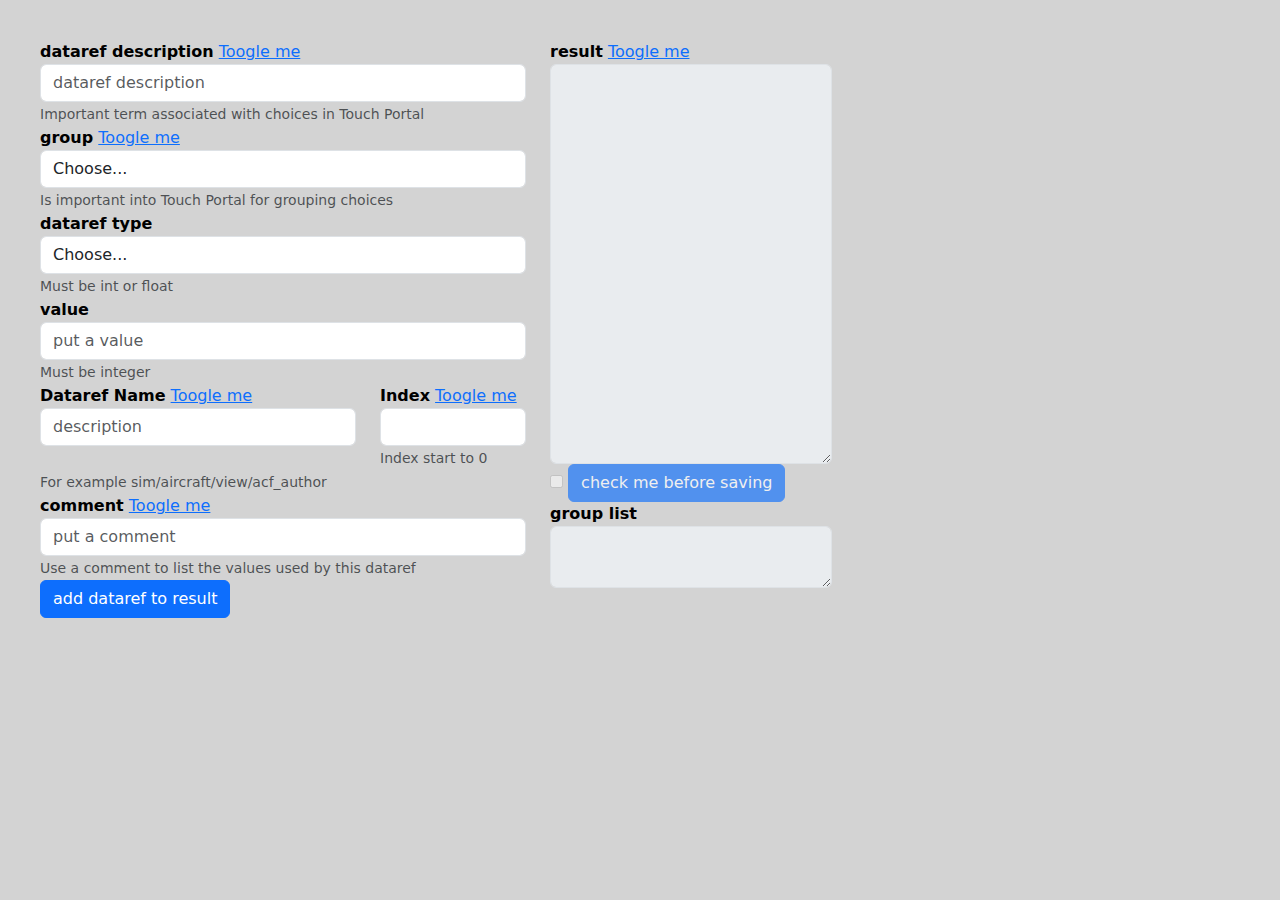
<file: input-to-object.html>
<!doctype html>
<html lang="en">
  <head>
    <meta charset="utf-8">
    <meta name="viewport" content="width=device-width, initial-scale=1">
    <link href="https://cdn.jsdelivr.net/npm/bootstrap@5.3.2/dist/css/bootstrap.min.css" rel="stylesheet">
    <title>Dataref.json creator form for Touch-Portal and X-Plane</title>
    <script src="https://cdn.jsdelivr.net/npm/bootstrap@5.3.2/dist/js/bootstrap.bundle.min.js"></script>
    <style type="text/css">
        body {
            background-color: lightgrey;
            padding: 40px;
        }
        .card-body {
            background-color: powderblue;
            color: black; 
        }
        label {
            font-weight: bold;
            color: black;
        }
        textarea.form-control#msg {
            overflow-y: scroll;
            height: 400px;
        }
    </style>
    <script>
        let datarefs = [];
        let group_array = [];
        let oneId = 'XPlanePlugin.';
        let firstTime = true;
        function add_dataref()
        {
            var inpObj = document.getElementById("json-form");
            if (inpObj.checkValidity() == false) {
                return false;
            }
            else 
            {
                let dataref_with_index = document.getElementById('dataref').value
                if (document.getElementById('index').value.length != 0)
                {
                    the_index = document.getElementById('index').value
                    op_brak = "["
                    cl_brak = "]"
                    dataref_with_index = dataref_with_index.concat(op_brak, the_index, cl_brak)
                }
                let objet_dataref = {
                    id: oneId.concat(document.getElementById('desc').value.replaceAll(' ','')),
                    desc: document.getElementById('desc').value,
                    group: document.getElementById('group').value,
                    type: document.getElementById('type').value,
                    value: document.getElementById('value').value,
                    dataref: dataref_with_index,
                    comment: document.getElementById('comment').value
                }
                // sauvegarder object datarefs
                datarefs.push(objet_dataref);
                // sauvegarder les groupes unique seulement
                gr = document.getElementById('group').value
                const elementExists = group_array.includes(gr);
                if (!elementExists) {
                    group_array.push(gr);
                }
                document.forms[0].reset(); // to clear the form for the next entries
                //for display and editing purposes
                let msg = document.querySelector('#msg');
                msg.textContent = '\n' + JSON.stringify(datarefs, '\t', 2);
                //for display only
                let gl = document.querySelector('#group-list');
                gl.textContent = group_array;
                //for display and editing purposes
                //saving to localStorage
                localStorage.setItem('MyDatarefList', JSON.stringify(datarefs) );
                document.getElementById("msg").disabled  = false;
                document.getElementById("checkme").disabled  = false;
            }
        }
    </script>
  </head>

  <body>
    <!-- Example Code -->
    <div class="">
      <div class="row">
        <div class="col-5">
          <form id="json-form" class="needs-validation" novalidate>
            <div class="form-group">
              <label for="desc">dataref description</label>
              <a data-bs-toggle="collapse" href="#collapseDatarefDescription">
                Toogle me
              </a>          
              <div class="collapse" id="collapseDatarefDescription">
                <div class="card card-body">
                  <p>it's essential to give a clear and concise description. This description will be used in a list of choices and may be linked to a button in touch portal.</p>
                  <p>For example, we'd like to create a touch portal button to turn on the external lights. We'll have to choose from a list, the dataref name that will be associated with this button. A good name for this example would be "external light".</p>
                </div>
              </div>
              <input type="text" class="form-control" id="desc" placeholder="dataref description" aria-describedby="descHelp" required>
              <small id="descHelp" class="form-text text-muted">Important term associated with choices in Touch Portal</small>
            </div>
            <div class="form-group">
              <label for="desc">group</label>
              <a data-bs-toggle="collapse" href="#collapseGroup">
                Toogle me
              </a>          
              <div class="collapse" id="collapseGroup">
                <div class="card card-body">
                  <p>The group name is used to group datarefs under a category. <p>For example, if you create a touch portal button to turn for the external lights, a good name for this group could be "Lights".</p><p>If you use too many different groups in touch-portal, you may have trouble finding a dataref description. Limit yourself to just a few groups for your project.</p>
                </div>
              </div>
              <select class="form-control" id="group" aria-describedby="groupHelp" required>
                  <option selected disabled value="">Choose...</option>
                  <option>APU</option>
                  <option>ATC</option>
                  <option>AutoPilot</option>
                  <option>Avionics</option>
                  <option>Brakes</option>
                  <option>Camera</option>
                  <option>CaptainPanel</option>
                  <option>CenterPanel</option>
                  <option>CircuitBreakers</option>
                  <option>Communication</option>
                  <option>ECAM</option>
                  <option>EFCS</option>
                  <option>Electrical</option>
                  <option>Engine</option>
                  <option>Environment</option>
                  <option>Failures</option>
                  <option>FireControls</option>
                  <option>FirstOfficerPanel</option>
                  <option>FlightControls</option>
                  <option>FlightInstruments</option>
                  <option>FlightSystems</option>
                  <option>Fuel</option>
                  <option>GlareShield</option>
                  <option>HydraulicSystem</option>
                  <option>Landing</option>
                  <option>Lights</option>
                  <option>MainInstrument</option>
                  <option>Maintenance</option>
                  <option>MCDU</option>
                  <option>Miscellaneous</option>
                  <option>Navigation</option>
                  <option>Oil</option>
                  <option>Other</option>
                  <option>Overhead</option>
                  <option>Pedestal</option>
                  <option>Propeller</option>
                  <option>Propulsion</option>
                  <option>Pump</option>
                  <option>Radar</option>
                  <option>Radio</option>
                  <option>SimSystem</option>
                  <option>Throttle</option>
                  <option>Turbine</option>
                  <option>View</option>
              </select>
              <small id="groupHelp" class="form-text text-muted">Is important into Touch Portal for grouping choices</small>
            </div>
            <div class="form-group">
                <label for="type">dataref type</label>
                <select class="form-control" id="type" aria-describedby="typeHelp" required>
                    <option selected disabled value="">Choose...</option>
                    <option>int</option>
                    <option>float</option>
                    <option>data</option>
                </select>
                <small id="typeHelp" class="form-text text-muted">Must be int or float</small>
            </div>
            <div class="form-group">
                <label for="value">value</label>
                <input type="number" class="form-control" id="value" placeholder="put a value" aria-describedby="valueHelp" required>
                <small id="valueHelp" class="form-text text-muted">Must be integer</small>
            </div>
            <div class="form-group">
                <div class="row">
                    <div class="col-sm-8 mx-auto">
                        <label for="group">Dataref Name</label>
                        <a data-bs-toggle="collapse" href="#collapseDatarefDatarefName">
                          Toogle me
                        </a>          
                        <div class="collapse" id="collapseDatarefDatarefName">
                          <div class="card card-body">
                            <p>To determine which datarefs to choose, use the <a href="https://datareftool.com/" target="_blank">DatarefTool</a>. Please note that some datarefs are used exclusively by certain aircraft.</p>
                            <p>Dataref types are either Int (integer), Float, Double, FloatArray (an array containing several data of type Float), IntArray (an array of type Int) or Data (containing one to many characters).</p>
                            <p>From DatarefTool, click once on a dataref from the list, then click on the "copy name" button. This will copy the name to the clipboard.</p>
                            <p>If you copy a FloatArray or IntArray dataref, don't forget to include its index number, otherwise it won't work in the plugin.</p>
                          </div>
                        </div>
                        <input type="text" class="form-control" id="dataref" placeholder="description" aria-describedby="datarefHelp" required>
                    </div>
                    <div class="col-sm-4 mx-auto">
                        <label for="group">Index</label>
                        <a data-bs-toggle="collapse" href="#collapseIndex">
                          Toogle me
                        </a>          
                        <div class="collapse" id="collapseIndex">
                          <div class="card card-body">
                            <p>The first index of an array is always 0, not 1.</p>
                          </div>
                        </div>
                        <input type="number" id= "index" min="0" class="form-control" aria-describedby="indexHelp">
                        <small id="indexHelp" class="form-text text-muted">Index start to 0</small>
                        
                    </div>
                </div>
                <small id="datarefHelp" class="form-text text-muted">For example sim/aircraft/view/acf_author</small>
            </div>
            <div class="form-group">
                <label for="group">comment</label>
                <a data-bs-toggle="collapse" href="#collapseComment">
                  Toogle me
                </a>          
                <div class="collapse" id="collapseComment">
                  <div class="card card-body">
                    <p>Use the comment box to list each dataref value and its meaning. For example 0="open", 1="close". This comment will be entered in the json file, which will eventually be saved. When creating buttons in touch-portal, it will be useful to use this information.</p>
                  </div>
                </div>
                <input type="text" class="form-control" id="comment" placeholder="put a comment" aria-describedby="commentHelp" required>
                <small id="commentHelp" class="form-text text-muted">Use a comment to list the values used by this dataref</small>
            </div>
            <div class="form-group">
                <button class="btn btn-primary" onclick="add_dataref()">add dataref to result</button>
            </div>
          </form>
        </div>
        <div class="col-3">
          <div class="form-group">
            <label for="desc">result</label>
            <a data-bs-toggle="collapse" href="#collapseResult">
              Toogle me
            </a>         
            <div class="collapse" id="collapseResult">
              <div class="card card-body">
                <p>when there are results, you can globalize its contents and save the result in a file. Pay particular attention to the syntax, which must be in JSON format..</p>
              </div>
            </div>
            <textarea class="form-control" id="msg" disabled></textarea>
            <input type="checkbox" id="checkme"  onclick="evaluate_checkbox()" disabled/>
            <button type="button" class="btn btn-primary" id="save" onclick="downloadFile()" disabled>check me before saving</button>
          </div>
          <div class="form-group">
            <label for="dataref">group list</label>
            <textarea class="form-control" id="group-list" disabled></textarea>
          </div>
          <script>
              const evaluate_checkbox = () => {
                  if (document.getElementById('checkme').checked) {
                      document.querySelector('#save').innerHTML = 'saving to dataref.json'
                      document.getElementById('save').disabled = false;
                  }
                  else {
                      document.querySelector('#save').innerHTML = 'check me before saving';
                      document.getElementById('save').disabled = true;
                  }
              };
              const downloadFile = () => {
                  const link = document.createElement("a");
                  const begin = '{\n"datarefs": '
                  const middle = document.getElementById('msg').value;
                  const end = '\n}';
                  const content = begin.concat(middle).concat(end); 
                  console.log(JSON.stringify(content));
                  const file = new Blob([content], { type: 'text/plain' });
                  link.href = URL.createObjectURL(file);
                  link.download = "dataref.json";
                  link.click();
                  URL.revokeObjectURL(link.href);
                  document.getElementById('msg').value = ""; // to clear the texterea for the pass
              };
          </script>        

        </div>
      </div>
    </div>
    <!-- End Example Code -->
    <script type="text/javascript">
        // Example starter JavaScript for disabling form submissions if there are invalid fields
        (function () {
            'use strict'
            // Fetch all the forms we want to apply custom Bootstrap validation styles to
            var forms = document.querySelectorAll('.needs-validation')
            // Loop over them and prevent submission
            Array.prototype.slice.call(forms)
            .forEach(function (form) {
                form.addEventListener('submit', function (event) {
                    if (!form.checkValidity()) {
                        event.preventDefault()
                        event.stopPropagation()
                    }
                    form.classList.add('was-validated')
                }, false)
            })
        })()        
    </script>    
  </body>
</html>
</file>
<file: css/style.css>
/*!
 * Mes styles pour les checklists
 */
.jumbotron 
{
	margin-bottom: 2rem;
	background-color: #e9ecef;
	border-radius: .3rem;
}
.img-menu 
{
    float: left;
    width:  100px;
    height: 100px;
    object-fit: cover;
}
.btn
{
	margin-left: 10px;
}
.btn-primary:not(:disabled):not(.disabled):focus{
  box-shadow: 0 0 5px red;
}
a.list-group-item.active 
{
	background-color: #09A2A2;
	border: #09A2A2;
}
li.list-group-item.active 
{
	background-color: lightgrey;
	border: lightgrey;
	color: black;
}
.important
{
	color: #0d6efd;
}
.tresimportant
{
	color: red;
}
kbd.petit
{
	font-size: 12px;
}
kbd.petit::after
{
	color: red;
	content: "/";
}
/*!
 * Styles Généraux
 */
.titre-fonce
{
	background-color: black;
	color: white;
}
.titre-et-element-primaire
{
	background-color: #09A2A2;
	color: white;
}
.element-primaire, li.list-group-item.element-primaire.active
{
	border-left-style: solid;
	border-left-width: 20px;
	border-left-color: #09A2A2;
	padding-left: 30px;
}
.titre-sans-element-primaire
{
	/*background-color: #96FFFF;*/
}
.titre-sans-element-primaire::before
{
	font-family: "Font Awesome 5 Free"; font-weight: 900; content: "\f061";
	margin-right: 10px;
}
.titre-et-element-secondaire
{
	background-color: darkgrey;
}
.element-secondaire, li.list-group-item.element-secondaire.active
{
	border-left-style: solid;
	border-left-width: 20px;
	border-left-color: black;
	padding-left: 30px;
}
.element-lumiere
{
	background-color: #fff3cd;
	color: black;
}
.element-lumiere > kbd
{
	color:	orange;
}
.defile 
{
  height: 75vh;
  overflow: hidden;
  overflow-y: scroll; 
}
.pfd-airspeed
{
	color: #28B463;
}
</file>
